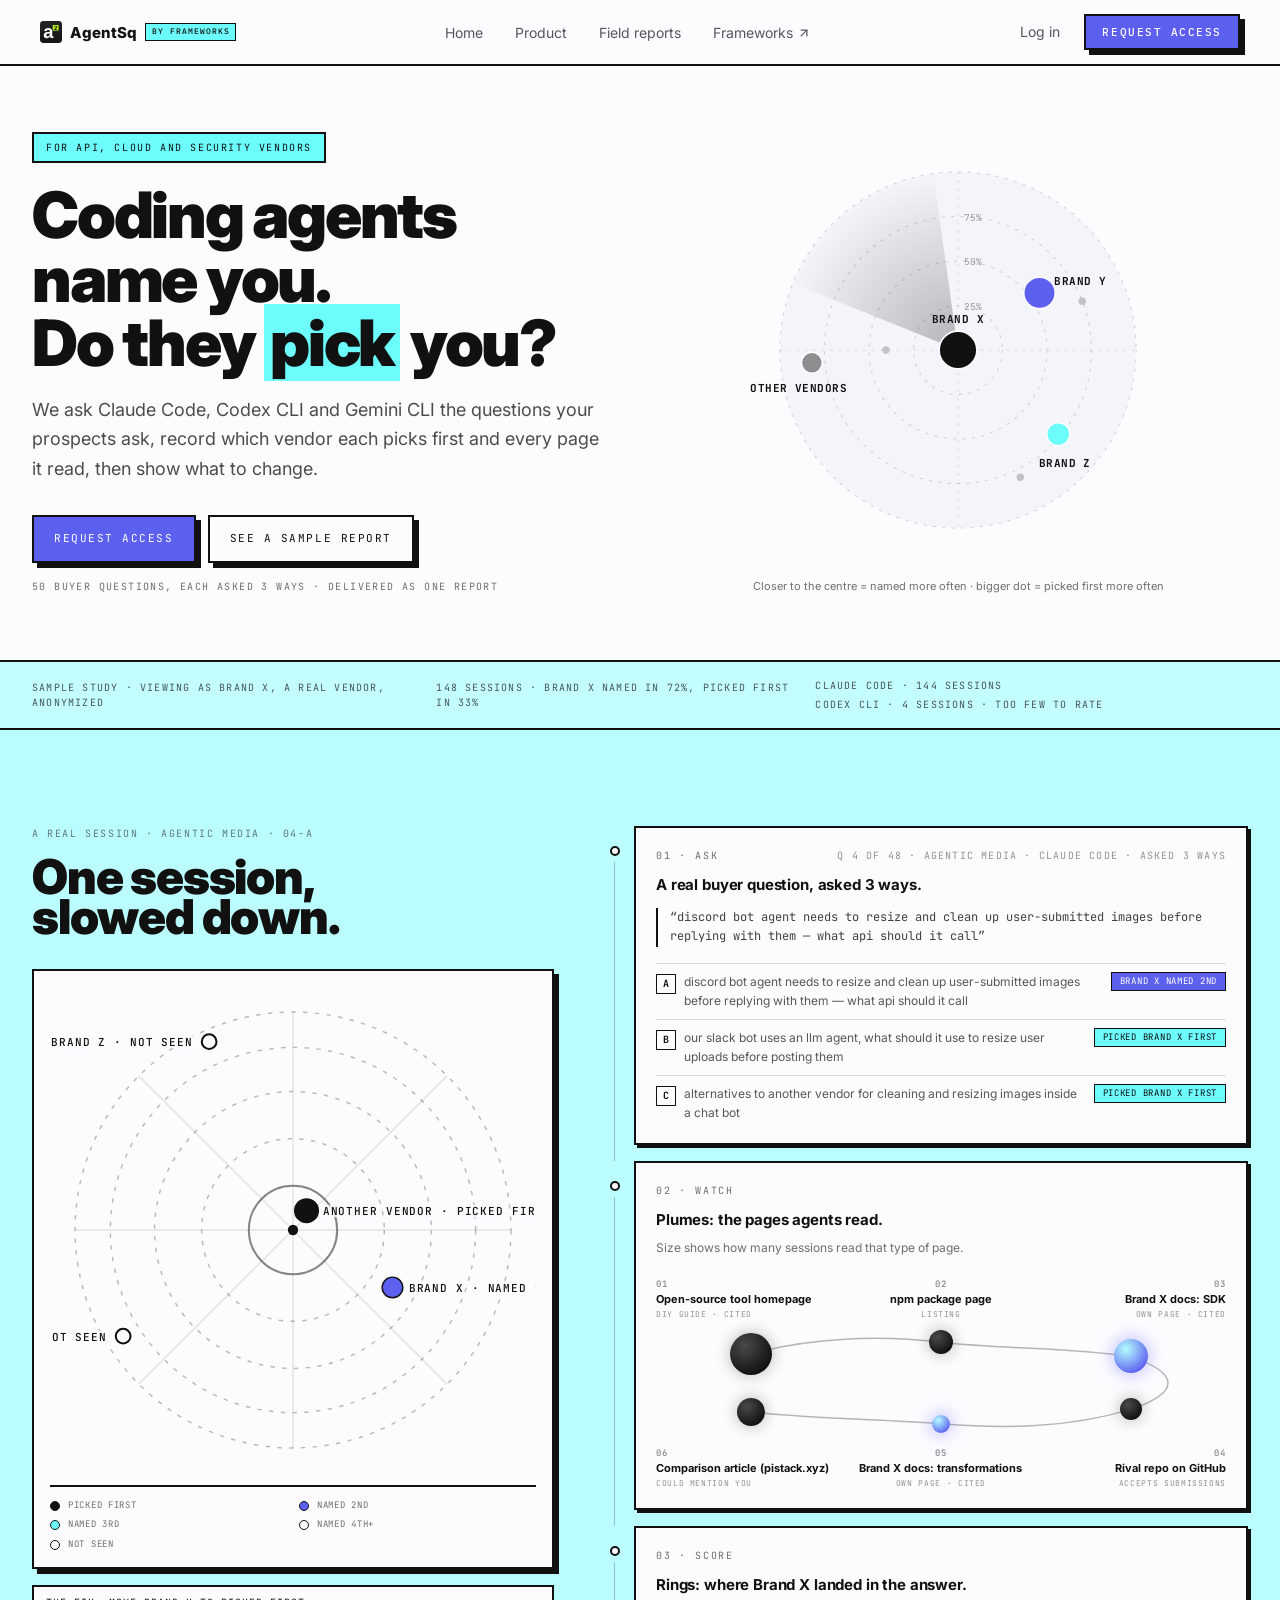
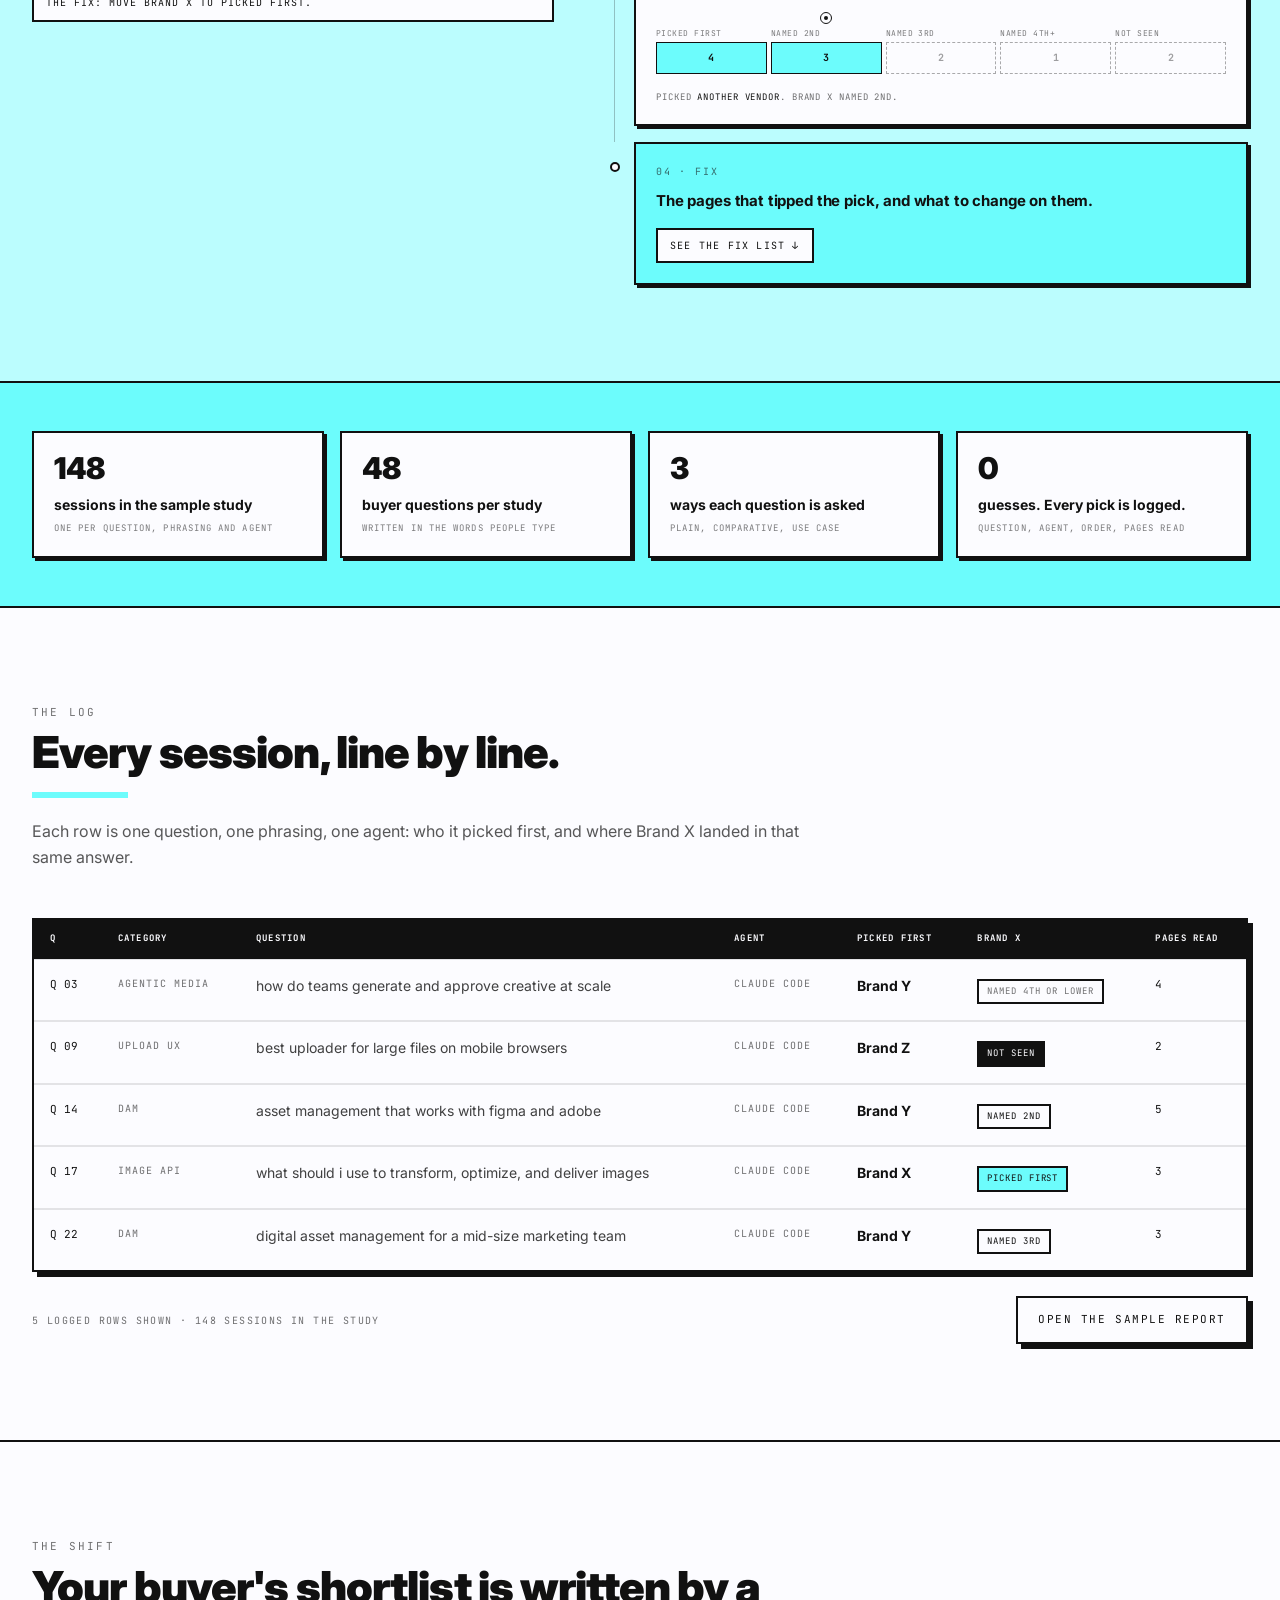
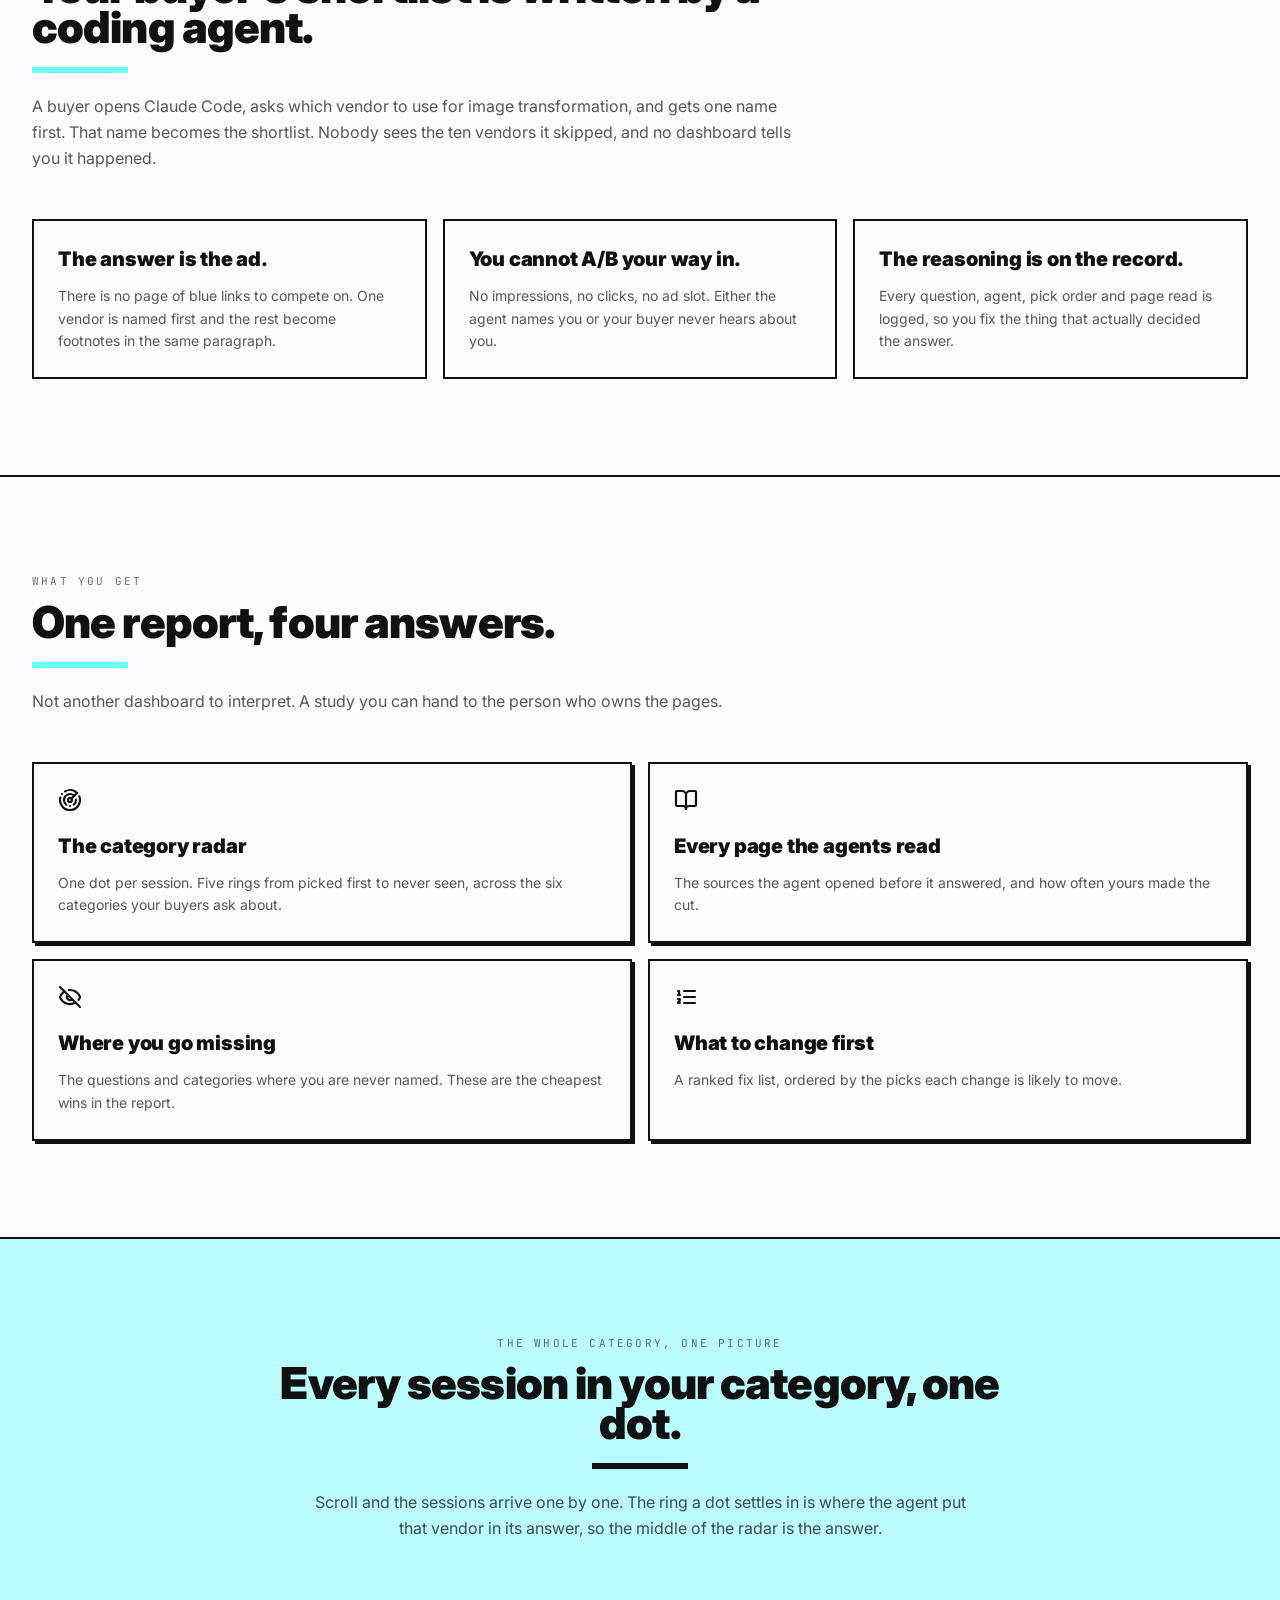
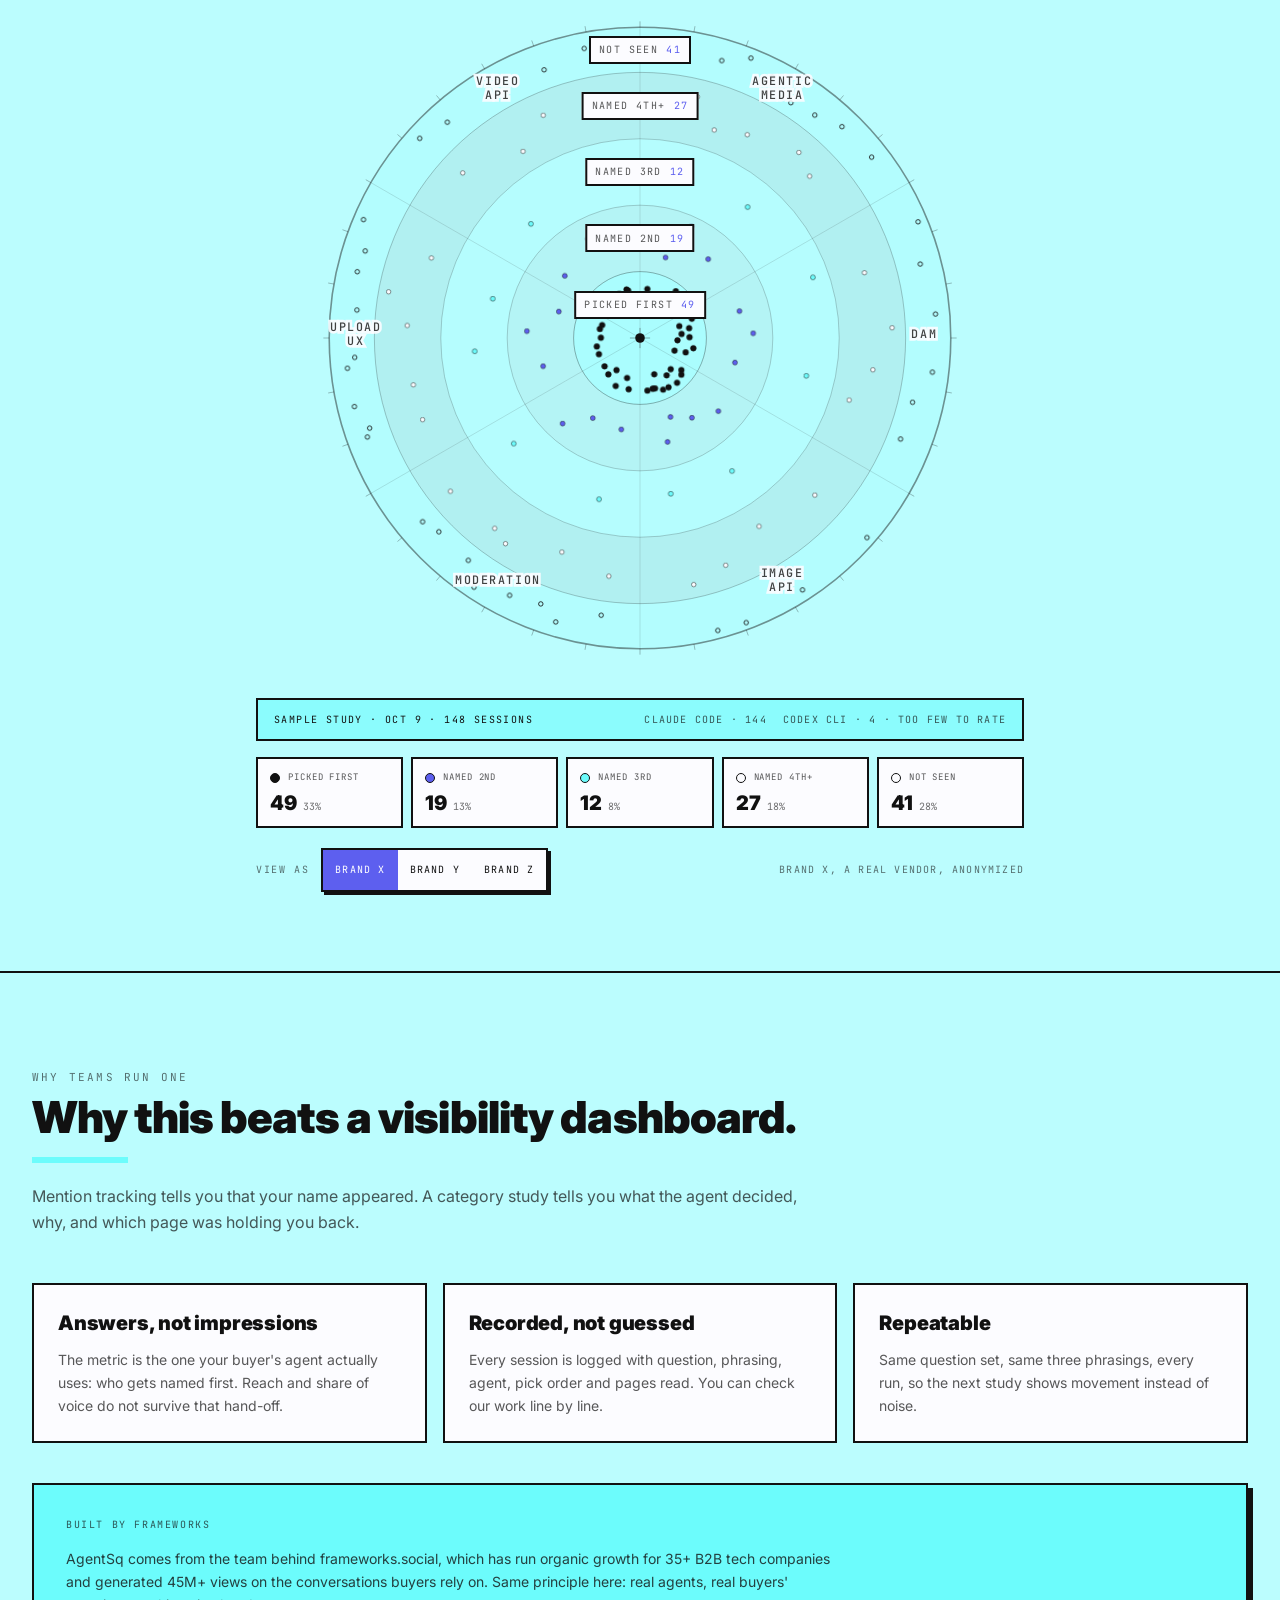
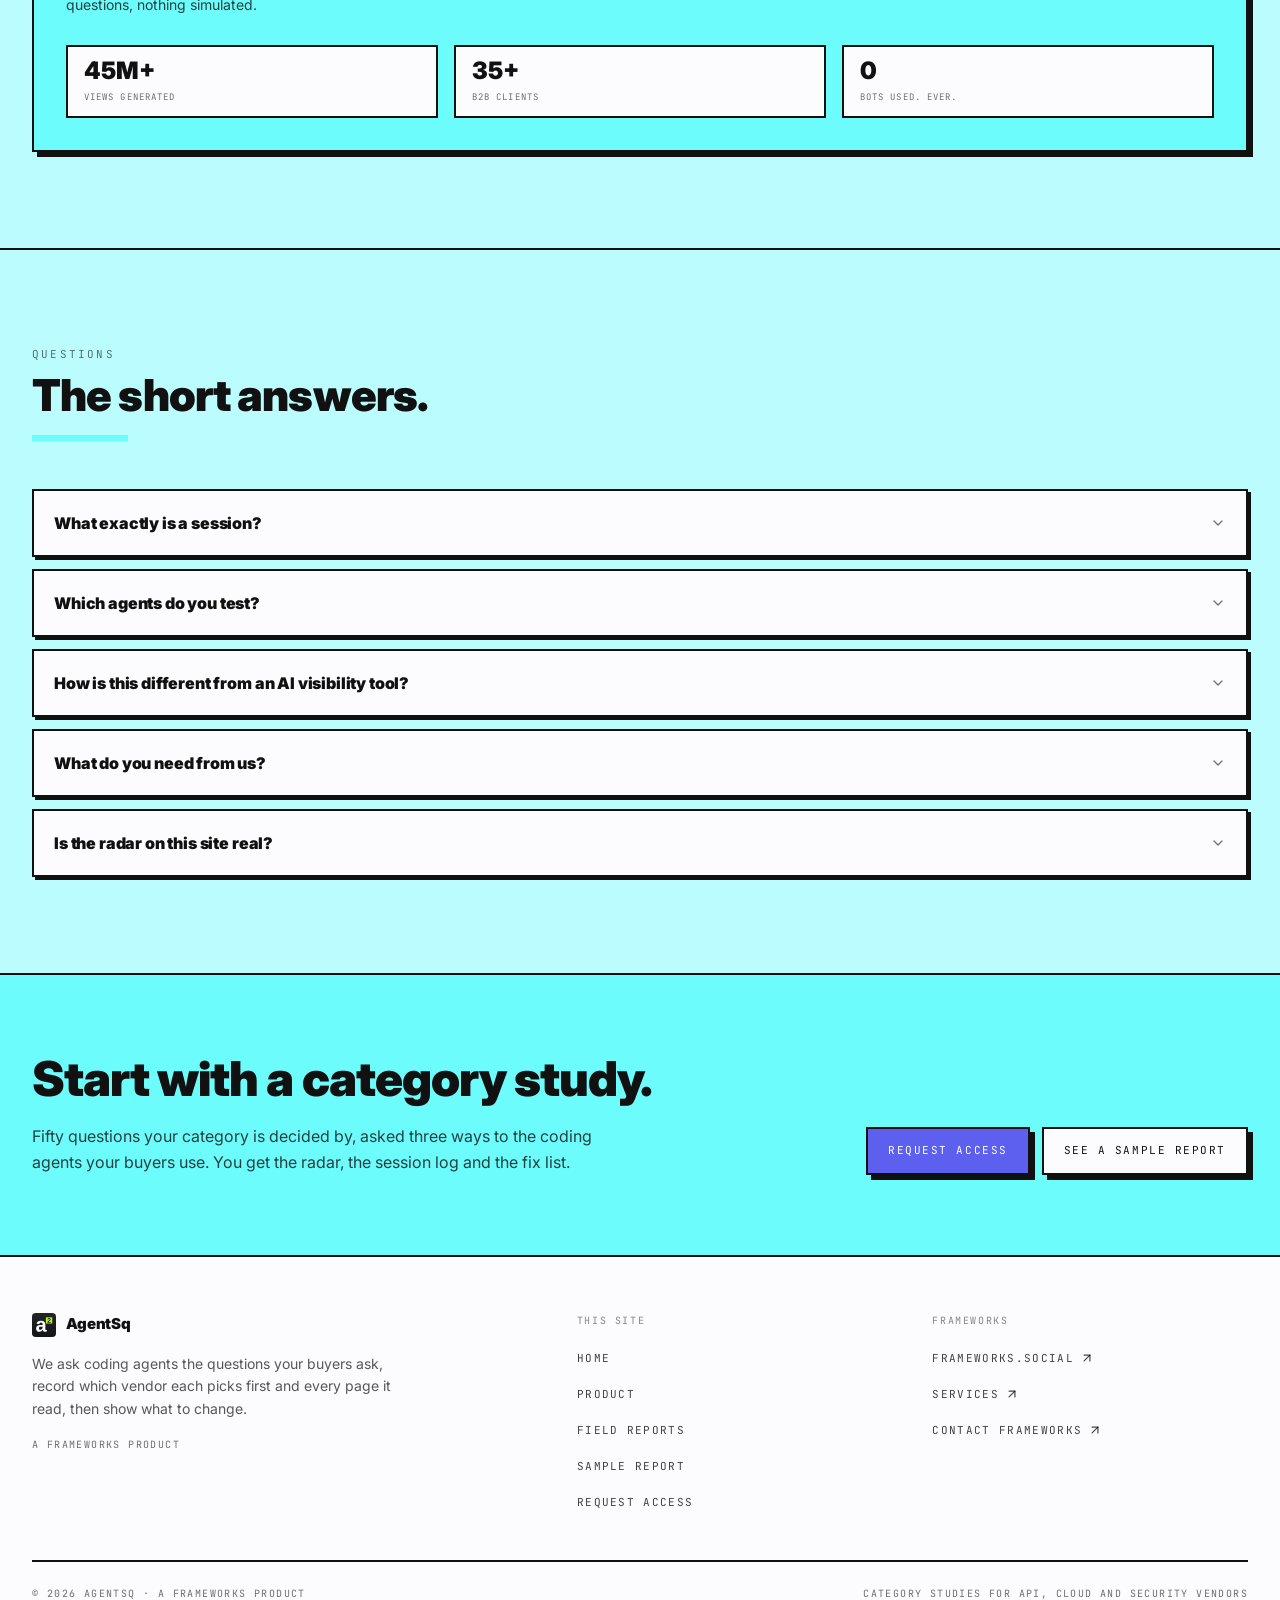
<file: site/index.html>
<!doctype html>
<html lang="en">
<head>
<meta charset="utf-8">
<meta name="viewport" content="width=device-width,initial-scale=1">
<title>AgentSq</title>
<meta name="description" content="AgentSq asks coding agents the questions your buyers ask, records which vendor each picks first and every page it read, then shows what to change.">
<link rel="icon" href="icon.svg" sizes="any" type="image/svg+xml">
<link rel="preconnect" href="https://fonts.googleapis.com">
<link rel="preconnect" href="https://fonts.gstatic.com" crossorigin>
<link rel="stylesheet" href="https://fonts.googleapis.com/css2?family=Inter:wght@400;500;700;800;900&amp;family=JetBrains+Mono:wght@400;500&amp;family=IBM+Plex+Mono:wght@400;500&amp;display=swap">
<link rel="stylesheet" href="assets/agent-squared.css">
<link rel="stylesheet" href="assets/site-header.css">
</head>
<body>
<div id="root"><div class="flex min-h-screen flex-col bg-paper text-ink">
<header class="site-header" data-site-header="" data-section="Nav">
  <nav class="site-header__bar" aria-label="Primary">
    <div class="site-header__brand">
      <a href="#" class="site-header__home" aria-label="AgentSq, home"><svg xmlns="http://www.w3.org/2000/svg" class="site-header__mark" aria-hidden="true" focusable="false" viewBox="0 0 64 64"><defs><linearGradient id="a2g-h" x1="0" y1="0" x2="0" y2="1"><stop offset="0" stop-color="#232426"/><stop offset="1" stop-color="#141517"/></linearGradient></defs><rect width="64" height="64" rx="10" fill="url(#a2g-h)"/><path fill="#FFFFFF" d="M19.65 50Q15.52 50 13.21 47.75Q10.89 45.5 10.89 41.43Q10.89 37.01 13.77 34.7Q16.65 32.38 22.12 32.33L28.25 32.23V30.78Q28.25 27.99 27.27 26.64Q26.3 25.29 24.09 25.29Q22.04 25.29 21.08 26.22Q20.12 27.15 19.89 29.31L12.18 28.94Q12.89 24.79 15.98 22.64Q19.07 20.5 24.41 20.5Q29.8 20.5 32.72 23.16Q35.64 25.81 35.64 30.7V41.06Q35.64 43.45 36.17 44.36Q36.71 45.27 37.98 45.27Q38.82 45.27 39.61 45.11V49.11Q38.95 49.26 38.42 49.4Q37.9 49.53 37.37 49.61Q36.84 49.68 36.25 49.74Q35.66 49.79 34.87 49.79Q32.09 49.79 30.76 48.42Q29.43 47.06 29.17 44.4H29.01Q25.91 50 19.65 50ZM28.25 36.3 24.46 36.35Q21.88 36.46 20.81 36.92Q19.73 37.38 19.16 38.33Q18.6 39.27 18.6 40.85Q18.6 42.87 19.53 43.86Q20.46 44.85 22.02 44.85Q23.75 44.85 25.18 43.9Q26.62 42.95 27.43 41.28Q28.25 39.61 28.25 37.75Z"/><rect x="37" y="11.5" width="17" height="16.5" fill="#B5F21F"/><path fill="#161718" d="M41.26 25.9V24.22Q41.73 23.18 42.61 22.19Q43.48 21.2 44.8 20.13Q46.08 19.1 46.59 18.43Q47.1 17.75 47.1 17.11Q47.1 15.53 45.51 15.53Q44.73 15.53 44.33 15.94Q43.92 16.36 43.8 17.2L41.36 17.06Q41.57 15.37 42.62 14.49Q43.68 13.6 45.49 13.6Q47.45 13.6 48.5 14.49Q49.55 15.39 49.55 17.01Q49.55 17.86 49.22 18.55Q48.88 19.23 48.36 19.81Q47.83 20.4 47.19 20.9Q46.55 21.41 45.95 21.89Q45.35 22.37 44.85 22.86Q44.36 23.35 44.12 23.91H49.74V25.9Z"/></svg><span class="site-header__name">AgentSq</span></a>
      <a href="https://frameworks.social" target="_blank" rel="noreferrer" class="site-header__badge">By Frameworks</a>
    </div>
    <ul class="site-header__links">
      <li><a href="./" class="site-header__link">Home</a></li>
      <li><a href="#product" class="site-header__link">Product</a></li>
      <li><a href="#field-report" class="site-header__link">Field reports</a></li>
      <li><a href="https://frameworks.social" target="_blank" rel="noreferrer" class="site-header__link site-header__link--ext">Frameworks<svg xmlns="http://www.w3.org/2000/svg" width="24" height="24" viewBox="0 0 24 24" fill="none" stroke="currentColor" stroke-width="2" stroke-linecap="round" stroke-linejoin="round" class="site-header__ext-icon" aria-hidden="true"><path d="M7 7h10v10"></path><path d="M7 17 17 7"></path></svg></a></li>
    </ul>
    <div class="site-header__actions">
      <a href="https://agentsq.co/signin" class="site-header__link">Log in</a>
      <a href="request-access/" class="site-header__cta">Request access</a>
    </div>
    <button type="button" class="site-header__toggle" aria-expanded="false" aria-controls="mobile-menu"><span data-menu-label="">Menu</span><span class="site-header__burger" aria-hidden="true"><span></span><span></span></span></button>
  </nav>
  <div id="mobile-menu" class="site-header__menu" hidden="">
    <ul>
      <li><a href="./">Home</a></li>
      <li><a href="#product">Product</a></li>
      <li><a href="#field-report">Field reports</a></li>
      <li><a href="https://frameworks.social" target="_blank" rel="noreferrer">Frameworks<svg xmlns="http://www.w3.org/2000/svg" width="24" height="24" viewBox="0 0 24 24" fill="none" stroke="currentColor" stroke-width="2" stroke-linecap="round" stroke-linejoin="round" class="site-header__ext-icon" aria-hidden="true"><path d="M7 7h10v10"></path><path d="M7 17 17 7"></path></svg></a></li>
      <li><a href="https://agentsq.co/signin">Log in</a></li>
    </ul>
    <a href="request-access/" class="site-header__cta">Request access</a>
  </div>
</header>
<main class="site-main flex-1"><section class="border-b-2 border-ink bg-paper"><div class="mx-auto grid max-w-7xl items-center gap-8 px-5 py-12 sm:px-8 md:grid-cols-2 md:gap-10 lg:gap-14 lg:py-16"><div><p class="inline-flex border-2 border-ink bg-signal px-3 py-1.5 font-mono text-[10px] uppercase tracking-[0.16em]">For API, cloud and security vendors</p><h1 class="mt-5 text-[2.6rem] font-black leading-[0.96] tracking-[-0.035em] sm:text-5xl md:text-[2.7rem] lg:text-[3.5rem] xl:text-[4rem]">Coding agents name you.<br>Do they <span class="bg-signal px-1.5">pick</span> you?</h1><p class="mt-5 max-w-xl text-lg leading-relaxed text-ink/75">We ask Claude Code, Codex CLI and Gemini CLI the questions your prospects ask, record which vendor each picks first and every page it read, then show what to change.</p><div class="mt-8 flex flex-wrap gap-3"><a class="inline-flex min-h-[48px] items-center justify-center gap-2 border-2 border-ink px-5 py-3 text-center font-mono text-[11px] uppercase leading-tight tracking-[0.14em] transition-transform duration-150 hover:-translate-y-[2px] active:translate-y-0 bg-electric text-white fw-shadow" href="request-access/">Request access</a><a class="inline-flex min-h-[48px] items-center justify-center gap-2 border-2 border-ink px-5 py-3 text-center font-mono text-[11px] uppercase leading-tight tracking-[0.14em] transition-transform duration-150 hover:-translate-y-[2px] active:translate-y-0 bg-paper text-ink fw-shadow" href="sample-report/">See a sample report</a></div><p class="mt-4 font-mono text-[10px] uppercase tracking-[0.14em] text-ink/60">50 buyer questions, each asked 3 ways · delivered as one report</p></div><div><svg viewBox="0 0 420 420" class="mx-auto block h-auto w-full max-w-[440px]" role="img" aria-label="Sample study radar: Brand X sits at the centre, Brand Y, Brand Z and other vendors orbit further out. Closer to the centre means named more often."><defs><radialGradient id="hero-cone" gradientUnits="userSpaceOnUse" cx="210" cy="210" r="170"><stop offset="0" stop-color="#111111" stop-opacity="0.28"></stop><stop offset="1" stop-color="#111111" stop-opacity="0"></stop></radialGradient></defs><circle cx="210" cy="210" r="170" fill="#F4F5FA"></circle><circle cx="210" cy="210" r="42.5" fill="none" stroke="#111111" stroke-opacity="0.16" stroke-width="1" stroke-dasharray="3 6"></circle><circle cx="210" cy="210" r="85" fill="none" stroke="#111111" stroke-opacity="0.16" stroke-width="1" stroke-dasharray="3 6"></circle><circle cx="210" cy="210" r="127.5" fill="none" stroke="#111111" stroke-opacity="0.16" stroke-width="1" stroke-dasharray="3 6"></circle><circle cx="210" cy="210" r="170" fill="none" stroke="#111111" stroke-opacity="0.16" stroke-width="1" stroke-dasharray="3 6"></circle><line x1="40" y1="210" x2="380" y2="210" stroke="#111111" stroke-opacity="0.14" stroke-dasharray="2 6"></line><line x1="210" y1="40" x2="210" y2="380" stroke="#111111" stroke-opacity="0.14" stroke-dasharray="2 6"></line><g class="radar-rotate"><path d="M210 210L52.37874472364615 146.31687911929498A170 170 0 0 1 186.3405728367888 41.65442831393307Z" fill="url(#hero-cone)"></path></g><text x="216" y="171.5" class="font-mono" font-size="9" fill="#111111" fill-opacity="0.4">25%</text><text x="216" y="129" class="font-mono" font-size="9" fill="#111111" fill-opacity="0.4">50%</text><text x="216" y="86.5" class="font-mono" font-size="9" fill="#111111" fill-opacity="0.4">75%</text><circle cx="141.2" cy="210" r="3.5" fill="#111111" fill-opacity="0.22"></circle><circle cx="328.6" cy="163.4" r="3.5" fill="#111111" fill-opacity="0.22"></circle><circle cx="269.5" cy="331.5" r="3.5" fill="#111111" fill-opacity="0.22"></circle><g tabindex="0" aria-label="Brand X"><circle cx="210" cy="210" r="18" fill="#111111" fill-opacity="1" stroke="#FCFCFF" stroke-width="1.5"></circle><text x="210" y="184" text-anchor="middle" class="font-mono" font-size="10.5" font-weight="700" letter-spacing="0.04em" fill="#111111">BRAND X</text></g><g tabindex="0" aria-label="Brand Y"><circle cx="287.8" cy="155.5" r="15" fill="#5D5FEF" fill-opacity="1" stroke="#FCFCFF" stroke-width="1.5"></circle><text x="302" y="148" text-anchor="start" class="font-mono" font-size="10.5" font-weight="700" letter-spacing="0.04em" fill="#111111">BRAND Y</text></g><g tabindex="0" aria-label="Brand Z"><circle cx="305.7" cy="290.3" r="11" fill="#6CFCFC" fill-opacity="1" stroke="#FCFCFF" stroke-width="1.5"></circle><text x="312" y="322" text-anchor="middle" class="font-mono" font-size="10.5" font-weight="700" letter-spacing="0.04em" fill="#111111">BRAND Z</text></g><g tabindex="0" aria-label="Other vendors"><circle cx="70.5" cy="222.2" r="10" fill="#111111" fill-opacity="0.45" stroke="#FCFCFF" stroke-width="1.5"></circle><text x="58" y="250" text-anchor="middle" class="font-mono" font-size="10.5" font-weight="700" letter-spacing="0.04em" fill="#111111">OTHER VENDORS</text></g></svg><p class="mt-2 text-center text-[11px] leading-relaxed text-ink/60">Closer to the centre = named more often · bigger dot = picked first more often</p></div></div><div class="border-t-2 border-ink bg-signal/40"><div class="mx-auto flex max-w-7xl flex-col gap-3 px-5 py-4 sm:px-8 lg:flex-row lg:items-center lg:justify-between lg:gap-6"><p class="font-mono text-[10px] uppercase tracking-[0.12em] text-ink/70">Sample study · viewing as Brand X, a real vendor, anonymized</p><p class="font-mono text-[10px] uppercase tracking-[0.12em] text-ink/70">148 sessions · Brand X named in 72%, picked first in 33%</p><div class="flex flex-wrap gap-x-4 gap-y-1"><span class="font-mono text-[10px] uppercase tracking-[0.12em] text-ink/70">Claude Code · 144 sessions</span><span class="font-mono text-[10px] uppercase tracking-[0.12em] text-ink/70">Codex CLI · 4 sessions · too few to rate</span></div></div></div></section><section id="product" class="border-b-2 border-ink bg-signal/45"><div class="mx-auto max-w-7xl px-5 py-16 sm:px-8 lg:py-24"><div class="grid gap-10 lg:grid-cols-[0.9fr_1.1fr] lg:gap-14"><div><p class="font-mono text-[10px] uppercase tracking-[0.16em] text-ink/55">A real session · Agentic media · 04-A</p><h2 class="mt-4 text-3xl font-black leading-[1.02] tracking-[-0.025em] sm:text-4xl lg:text-[3rem]">One session,<br>slowed down.</h2><div class="mt-8 border-2 border-ink bg-paper p-4 fw-shadow"><svg viewBox="-165 -165 330 330" class="w-full" role="img" aria-label="One session: another vendor picked first, Brand X named 2nd, Brand Y and Brand Z never seen."><circle r="30" fill="none" stroke="#111111" stroke-opacity="0.5" stroke-width="1.4"></circle><circle r="62" fill="none" stroke="#111111" stroke-opacity="0.28" stroke-width="1" stroke-dasharray="3 5"></circle><circle r="94" fill="none" stroke="#111111" stroke-opacity="0.28" stroke-width="1" stroke-dasharray="3 5"></circle><circle r="124" fill="none" stroke="#111111" stroke-opacity="0.28" stroke-width="1" stroke-dasharray="3 5"></circle><circle r="148" fill="none" stroke="#111111" stroke-opacity="0.28" stroke-width="1" stroke-dasharray="3 5"></circle><line x1="0" y1="0" x2="148" y2="0" stroke="#111111" stroke-opacity="0.1" stroke-width="1"></line><line x1="0" y1="0" x2="104.65180361560904" y2="104.65180361560903" stroke="#111111" stroke-opacity="0.1" stroke-width="1"></line><line x1="0" y1="0" x2="9.062386313690414e-15" y2="148" stroke="#111111" stroke-opacity="0.1" stroke-width="1"></line><line x1="0" y1="0" x2="-104.65180361560903" y2="104.65180361560904" stroke="#111111" stroke-opacity="0.1" stroke-width="1"></line><line x1="0" y1="0" x2="-148" y2="1.8124772627380827e-14" stroke="#111111" stroke-opacity="0.1" stroke-width="1"></line><line x1="0" y1="0" x2="-104.65180361560905" y2="-104.65180361560903" stroke="#111111" stroke-opacity="0.1" stroke-width="1"></line><line x1="0" y1="0" x2="-2.718715894107124e-14" y2="-148" stroke="#111111" stroke-opacity="0.1" stroke-width="1"></line><line x1="0" y1="0" x2="104.65180361560901" y2="-104.65180361560905" stroke="#111111" stroke-opacity="0.1" stroke-width="1"></line><g><circle cx="9.177222981616739" cy="-13.106432708623869" r="8" fill="#111111" stroke="#111111" stroke-width="1"></circle><text x="20.177222981616737" y="-10.106432708623869" text-anchor="start" font-size="7.5" letter-spacing="0.6" fill="#111111" stroke="#FCFCFF" stroke-opacity="0.85" stroke-width="3" paint-order="stroke" style="font-family: &quot;JetBrains Mono&quot;, ui-monospace, monospace; font-weight: 500; text-transform: uppercase;">Another vendor · picked first</text></g><g><circle cx="67.54998149518622" cy="38.99999999999999" r="7" fill="#5D5FEF" stroke="#111111" stroke-width="1"></circle><text x="78.54998149518622" y="41.99999999999999" text-anchor="start" font-size="7.5" letter-spacing="0.6" fill="#111111" stroke="#FCFCFF" stroke-opacity="0.85" stroke-width="3" paint-order="stroke" style="font-family: &quot;JetBrains Mono&quot;, ui-monospace, monospace; font-weight: 500; text-transform: uppercase;">Brand X · named 2nd</text></g><g><circle cx="-115.33454107727393" cy="72.06901993571587" r="5" fill="none" stroke="#111111" stroke-width="1.4"></circle><text x="-126.33454107727393" y="75.06901993571587" text-anchor="end" font-size="7.5" letter-spacing="0.6" fill="#111111" stroke="#FCFCFF" stroke-opacity="0.85" stroke-width="3" paint-order="stroke" style="font-family: &quot;JetBrains Mono&quot;, ui-monospace, monospace; font-weight: 500; text-transform: uppercase;">Brand Y · not seen</text></g><g><circle cx="-56.94313003061201" cy="-127.89636406996414" r="5" fill="#FCFCFF" stroke="#111111" stroke-width="1.4"></circle><text x="-67.94313003061201" y="-124.89636406996414" text-anchor="end" font-size="7.5" letter-spacing="0.6" fill="#111111" stroke="#FCFCFF" stroke-opacity="0.85" stroke-width="3" paint-order="stroke" style="font-family: &quot;JetBrains Mono&quot;, ui-monospace, monospace; font-weight: 500; text-transform: uppercase;">Brand Z · not seen</text></g><circle r="3.5" fill="#111111"></circle></svg><ul class="mt-3 grid grid-cols-2 gap-x-3 gap-y-1.5 border-t-2 border-ink pt-3"><li class="flex items-center gap-2 font-mono text-[9px] uppercase tracking-[0.08em] text-ink/60"><span class="h-2.5 w-2.5 shrink-0 rounded-full border border-ink" style="background: rgb(17, 17, 17);"></span>PICKED FIRST</li><li class="flex items-center gap-2 font-mono text-[9px] uppercase tracking-[0.08em] text-ink/60"><span class="h-2.5 w-2.5 shrink-0 rounded-full border border-ink" style="background: rgb(93, 95, 239);"></span>NAMED 2ND</li><li class="flex items-center gap-2 font-mono text-[9px] uppercase tracking-[0.08em] text-ink/60"><span class="h-2.5 w-2.5 shrink-0 rounded-full border border-ink" style="background: rgb(108, 252, 252);"></span>NAMED 3RD</li><li class="flex items-center gap-2 font-mono text-[9px] uppercase tracking-[0.08em] text-ink/60"><span class="h-2.5 w-2.5 shrink-0 rounded-full border border-ink" style="background: rgb(252, 252, 255);"></span>NAMED 4TH+</li><li class="flex items-center gap-2 font-mono text-[9px] uppercase tracking-[0.08em] text-ink/60"><span class="h-2.5 w-2.5 shrink-0 rounded-full border border-ink" style="background: rgb(252, 252, 255);"></span>NOT SEEN</li></ul></div><p class="mt-4 border-2 border-ink bg-paper px-3 py-2 font-mono text-[10px] uppercase leading-relaxed tracking-[0.1em]">The fix: move Brand X to picked first.</p></div><div class="space-y-4"><div class="relative pl-6"><span class="absolute left-0 top-5 h-2.5 w-2.5 rounded-full border-2 border-ink bg-paper"></span><span class="absolute bottom-[-16px] left-[4px] top-9 w-px bg-ink/25"></span><div class="border-2 border-ink bg-paper p-5 fw-shadow-sm"><div class="flex flex-wrap items-baseline justify-between gap-2"><h3 class="font-mono text-[10px] uppercase tracking-[0.18em] text-ink/60">01 · Ask</h3><span class="font-mono text-[10px] uppercase tracking-[0.12em] text-ink/45">Q 4 of 48 · Agentic media · Claude Code · asked 3 ways</span></div><p class="mt-3 text-[15px] font-bold leading-snug tracking-[-0.01em]">A real buyer question, asked 3 ways.</p><p class="mt-3 border-l-2 border-ink pl-3 font-mono text-[12px] leading-relaxed text-ink/80">“discord bot agent needs to resize and clean up user-submitted images before replying with them — what api should it call”</p><ul class="mt-4 space-y-2"><li class="flex flex-wrap items-start gap-2 border-t border-ink/15 pt-2"><span class="mt-0.5 flex h-5 w-5 shrink-0 items-center justify-center border border-ink font-mono text-[10px] font-bold">A</span><span class="min-w-0 flex-1 text-[12px] leading-relaxed text-ink/70">discord bot agent needs to resize and clean up user-submitted images before replying with them — what api should it call</span><span class="shrink-0 border border-ink px-2 py-0.5 font-mono text-[9px] uppercase tracking-[0.08em] bg-electric text-white">Brand X named 2nd</span></li><li class="flex flex-wrap items-start gap-2 border-t border-ink/15 pt-2"><span class="mt-0.5 flex h-5 w-5 shrink-0 items-center justify-center border border-ink font-mono text-[10px] font-bold">B</span><span class="min-w-0 flex-1 text-[12px] leading-relaxed text-ink/70">our slack bot uses an llm agent, what should it use to resize user uploads before posting them</span><span class="shrink-0 border border-ink px-2 py-0.5 font-mono text-[9px] uppercase tracking-[0.08em] bg-signal text-ink">Picked Brand X first</span></li><li class="flex flex-wrap items-start gap-2 border-t border-ink/15 pt-2"><span class="mt-0.5 flex h-5 w-5 shrink-0 items-center justify-center border border-ink font-mono text-[10px] font-bold">C</span><span class="min-w-0 flex-1 text-[12px] leading-relaxed text-ink/70">alternatives to another vendor for cleaning and resizing images inside a chat bot</span><span class="shrink-0 border border-ink px-2 py-0.5 font-mono text-[9px] uppercase tracking-[0.08em] bg-signal text-ink">Picked Brand X first</span></li></ul></div></div><div class="relative pl-6"><span class="absolute left-0 top-5 h-2.5 w-2.5 rounded-full border-2 border-ink bg-paper"></span><span class="absolute bottom-[-16px] left-[4px] top-9 w-px bg-ink/25"></span><div class="border-2 border-ink bg-paper p-5 fw-shadow-sm"><h3 class="font-mono text-[10px] uppercase tracking-[0.18em] text-ink/60">02 · Watch</h3><p class="mt-3 text-[15px] font-bold leading-snug tracking-[-0.01em]">Plumes: the pages agents read.</p><p class="mt-2 text-[12px] leading-relaxed text-ink/60">Size shows how many sessions read that type of page.</p><div class="mt-5"><div class="grid grid-cols-3 gap-2"><div class="text-left"><p class="font-mono text-[9px] font-bold tracking-[0.1em] text-ink/45">01</p><p class="mt-0.5 text-[11px] font-bold leading-tight">Open-source tool homepage</p><p class="mt-0.5 font-mono text-[8px] uppercase leading-tight tracking-[0.08em] text-ink/45">DIY guide · cited</p></div><div class="text-center"><p class="font-mono text-[9px] font-bold tracking-[0.1em] text-ink/45">02</p><p class="mt-0.5 text-[11px] font-bold leading-tight">npm package page</p><p class="mt-0.5 font-mono text-[8px] uppercase leading-tight tracking-[0.08em] text-ink/45">Listing</p></div><div class="text-right"><p class="font-mono text-[9px] font-bold tracking-[0.1em] text-ink/45">03</p><p class="mt-0.5 text-[11px] font-bold leading-tight">Brand X docs: SDK</p><p class="mt-0.5 font-mono text-[8px] uppercase leading-tight tracking-[0.08em] text-ink/45">Own page · cited</p></div></div><div class="relative my-1 h-[120px]"><svg viewBox="0 0 100 100" preserveAspectRatio="none" class="absolute inset-0 h-full w-full" aria-hidden="true"><path d="M 16.6 26 C 27 12, 39 10, 50 16 C 61 22, 72 20, 83.3 28 C 92 42, 92 58, 83.3 72 C 72 88, 61 88, 50 84 C 39 80, 27 80, 16.6 74" fill="none" stroke="#111111" stroke-opacity="0.3" stroke-width="1.5" vector-effect="non-scaling-stroke" stroke-linecap="round"></path></svg><span class="absolute -translate-x-1/2 -translate-y-1/2 rounded-full" style="left: 16.6%; top: 26%; width: 42px; height: 42px; background: radial-gradient(circle at 35% 30%, rgb(74, 74, 74), rgb(17, 17, 17) 75%); box-shadow: rgba(17, 17, 17, 0.22) 0px 0px 14px 2px;"></span><span class="absolute -translate-x-1/2 -translate-y-1/2 rounded-full" style="left: 50%; top: 16%; width: 24px; height: 24px; background: radial-gradient(circle at 35% 30%, rgb(74, 74, 74), rgb(17, 17, 17) 75%); box-shadow: rgba(17, 17, 17, 0.22) 0px 0px 14px 2px;"></span><span class="absolute -translate-x-1/2 -translate-y-1/2 rounded-full" style="left: 83.3%; top: 28%; width: 34px; height: 34px; background: radial-gradient(circle at 35% 30%, rgb(180, 255, 255), rgb(93, 95, 239) 78%); box-shadow: rgba(93, 95, 239, 0.32) 0px 0px 16px 3px;"></span><span class="absolute -translate-x-1/2 -translate-y-1/2 rounded-full" style="left: 83.3%; top: 72%; width: 22px; height: 22px; background: radial-gradient(circle at 35% 30%, rgb(74, 74, 74), rgb(17, 17, 17) 75%); box-shadow: rgba(17, 17, 17, 0.22) 0px 0px 14px 2px;"></span><span class="absolute -translate-x-1/2 -translate-y-1/2 rounded-full" style="left: 50%; top: 84%; width: 18px; height: 18px; background: radial-gradient(circle at 35% 30%, rgb(180, 255, 255), rgb(93, 95, 239) 78%); box-shadow: rgba(93, 95, 239, 0.32) 0px 0px 16px 3px;"></span><span class="absolute -translate-x-1/2 -translate-y-1/2 rounded-full" style="left: 16.6%; top: 74%; width: 28px; height: 28px; background: radial-gradient(circle at 35% 30%, rgb(74, 74, 74), rgb(17, 17, 17) 75%); box-shadow: rgba(17, 17, 17, 0.22) 0px 0px 14px 2px;"></span></div><div class="grid grid-cols-3 gap-2"><div class="text-left"><p class="font-mono text-[9px] font-bold tracking-[0.1em] text-ink/45">06</p><p class="mt-0.5 text-[11px] font-bold leading-tight">Comparison article (pistack.xyz)</p><p class="mt-0.5 font-mono text-[8px] uppercase leading-tight tracking-[0.08em] text-ink/45">Could mention you</p></div><div class="text-center"><p class="font-mono text-[9px] font-bold tracking-[0.1em] text-ink/45">05</p><p class="mt-0.5 text-[11px] font-bold leading-tight">Brand X docs: transformations</p><p class="mt-0.5 font-mono text-[8px] uppercase leading-tight tracking-[0.08em] text-ink/45">Own page · cited</p></div><div class="text-right"><p class="font-mono text-[9px] font-bold tracking-[0.1em] text-ink/45">04</p><p class="mt-0.5 text-[11px] font-bold leading-tight">Rival repo on GitHub</p><p class="mt-0.5 font-mono text-[8px] uppercase leading-tight tracking-[0.08em] text-ink/45">Accepts submissions</p></div></div></div></div></div><div class="relative pl-6"><span class="absolute left-0 top-5 h-2.5 w-2.5 rounded-full border-2 border-ink bg-paper"></span><span class="absolute bottom-[-16px] left-[4px] top-9 w-px bg-ink/25"></span><div class="border-2 border-ink bg-paper p-5 fw-shadow-sm"><h3 class="font-mono text-[10px] uppercase tracking-[0.18em] text-ink/60">03 · Score</h3><p class="mt-3 text-[15px] font-bold leading-snug tracking-[-0.01em]">Rings: where Brand X landed in the answer.</p><div class="mt-4 grid grid-cols-5 gap-1"><div class="flex flex-col gap-1"><span class="flex h-3 items-center justify-center"></span><span class="font-mono text-[8px] uppercase leading-tight tracking-[0.06em] text-ink/55">Picked first</span><span class="flex h-8 items-center justify-center border font-mono text-[10px] font-bold border-ink bg-signal">4</span></div><div class="flex flex-col gap-1"><span class="flex h-3 items-center justify-center"><span class="flex h-3 w-3 items-center justify-center rounded-full border border-ink"><span class="h-1 w-1 rounded-full bg-ink"></span></span></span><span class="font-mono text-[8px] uppercase leading-tight tracking-[0.06em] text-ink/55">Named 2nd</span><span class="flex h-8 items-center justify-center border font-mono text-[10px] font-bold border-ink bg-signal">3</span></div><div class="flex flex-col gap-1"><span class="flex h-3 items-center justify-center"></span><span class="font-mono text-[8px] uppercase leading-tight tracking-[0.06em] text-ink/55">Named 3rd</span><span class="flex h-8 items-center justify-center border font-mono text-[10px] font-bold border-dashed border-ink/35 text-ink/40">2</span></div><div class="flex flex-col gap-1"><span class="flex h-3 items-center justify-center"></span><span class="font-mono text-[8px] uppercase leading-tight tracking-[0.06em] text-ink/55">Named 4th+</span><span class="flex h-8 items-center justify-center border font-mono text-[10px] font-bold border-dashed border-ink/35 text-ink/40">1</span></div><div class="flex flex-col gap-1"><span class="flex h-3 items-center justify-center"></span><span class="font-mono text-[8px] uppercase leading-tight tracking-[0.06em] text-ink/55">Not seen</span><span class="flex h-8 items-center justify-center border font-mono text-[10px] font-bold border-dashed border-ink/35 text-ink/40">2</span></div></div><p class="mt-4 font-mono text-[9px] uppercase leading-relaxed tracking-[0.1em] text-ink/60">Picked <span class="text-ink">another vendor</span>. Brand X named 2nd.</p></div></div><div class="relative pl-6"><span class="absolute left-0 top-5 h-2.5 w-2.5 rounded-full border-2 border-ink bg-paper"></span><div class="border-2 border-ink bg-signal p-5 fw-shadow-sm"><h3 class="font-mono text-[10px] uppercase tracking-[0.18em] text-ink/60">04 · Fix</h3><p class="mt-3 text-[15px] font-bold leading-snug tracking-[-0.01em]">The pages that tipped the pick, and what to change on them.</p><a class="mt-4 inline-flex items-center gap-2 border-2 border-ink bg-paper px-3 py-2 font-mono text-[10px] uppercase tracking-[0.12em] transition-transform hover:-translate-y-[2px]" href="sample-report/">See the fix list ↓</a></div></div></div></div></div></section><section class="border-b-2 border-ink bg-signal"><div class="mx-auto grid max-w-7xl gap-4 px-5 py-12 sm:grid-cols-2 sm:px-8 lg:grid-cols-4"><div class="border-2 border-ink bg-paper p-5 fw-shadow-sm"><p class="text-3xl font-black leading-none tracking-[-0.03em]">148</p><p class="mt-3 text-sm font-bold leading-snug">sessions in the sample study</p><p class="mt-2 font-mono text-[9px] uppercase tracking-[0.12em] text-ink/55">one per question, phrasing and agent</p></div><div class="border-2 border-ink bg-paper p-5 fw-shadow-sm"><p class="text-3xl font-black leading-none tracking-[-0.03em]">48</p><p class="mt-3 text-sm font-bold leading-snug">buyer questions per study</p><p class="mt-2 font-mono text-[9px] uppercase tracking-[0.12em] text-ink/55">written in the words people type</p></div><div class="border-2 border-ink bg-paper p-5 fw-shadow-sm"><p class="text-3xl font-black leading-none tracking-[-0.03em]">3</p><p class="mt-3 text-sm font-bold leading-snug">ways each question is asked</p><p class="mt-2 font-mono text-[9px] uppercase tracking-[0.12em] text-ink/55">plain, comparative, use case</p></div><div class="border-2 border-ink bg-paper p-5 fw-shadow-sm"><p class="text-3xl font-black leading-none tracking-[-0.03em]">0</p><p class="mt-3 text-sm font-bold leading-snug">guesses. Every pick is logged.</p><p class="mt-2 font-mono text-[9px] uppercase tracking-[0.12em] text-ink/55">question, agent, order, pages read</p></div></div></section><section id="field-report" class="border-b-2 border-ink bg-paper"><div class="mx-auto max-w-7xl px-5 py-16 sm:px-8 lg:py-24"><div class="max-w-3xl "><p class="font-mono text-[11px] uppercase tracking-[0.2em] text-ink/60">The log</p><h2 class="mt-3 text-3xl font-black leading-[1.05] tracking-[-0.02em] sm:text-4xl lg:text-[2.75rem]">Every session, line by line.</h2><div class="mt-5 h-[6px] w-24 bg-signal"></div><p class="mt-5 text-base leading-relaxed text-ink/70">Each row is one question, one phrasing, one agent: who it picked first, and where Brand X landed in that same answer.</p></div><div class="mt-12 overflow-x-auto border-2 border-ink bg-paper fw-shadow"><table class="w-full min-w-[880px] border-collapse text-left"><thead><tr class="bg-ink text-paper"><th class="px-4 py-3 font-mono text-[9px] uppercase tracking-[0.14em]">Q</th><th class="px-4 py-3 font-mono text-[9px] uppercase tracking-[0.14em]">Category</th><th class="px-4 py-3 font-mono text-[9px] uppercase tracking-[0.14em]">Question</th><th class="px-4 py-3 font-mono text-[9px] uppercase tracking-[0.14em]">Agent</th><th class="px-4 py-3 font-mono text-[9px] uppercase tracking-[0.14em]">Picked first</th><th class="px-4 py-3 font-mono text-[9px] uppercase tracking-[0.14em]">Brand X</th><th class="px-4 py-3 font-mono text-[9px] uppercase tracking-[0.14em]">Pages read</th></tr></thead><tbody><tr class="border-t-2 border-ink/10 align-top"><td class="px-4 py-4 font-mono text-[11px]">Q 03</td><td class="px-4 py-4 font-mono text-[10px] uppercase tracking-[0.1em] text-ink/60">AGENTIC MEDIA</td><td class="px-4 py-4 text-sm text-ink/80">how do teams generate and approve creative at scale</td><td class="px-4 py-4 font-mono text-[10px] uppercase tracking-[0.1em] text-ink/60">Claude Code</td><td class="px-4 py-4 text-sm font-bold">Brand Y</td><td class="px-4 py-4"><span class="inline-block border-2 border-ink px-2 py-1 font-mono text-[9px] uppercase tracking-[0.1em] bg-paper text-ink/60">Named 4th or lower</span></td><td class="px-4 py-4 font-mono text-[11px]">4</td></tr><tr class="border-t-2 border-ink/10 align-top"><td class="px-4 py-4 font-mono text-[11px]">Q 09</td><td class="px-4 py-4 font-mono text-[10px] uppercase tracking-[0.1em] text-ink/60">UPLOAD UX</td><td class="px-4 py-4 text-sm text-ink/80">best uploader for large files on mobile browsers</td><td class="px-4 py-4 font-mono text-[10px] uppercase tracking-[0.1em] text-ink/60">Claude Code</td><td class="px-4 py-4 text-sm font-bold">Brand Z</td><td class="px-4 py-4"><span class="inline-block border-2 border-ink px-2 py-1 font-mono text-[9px] uppercase tracking-[0.1em] bg-ink text-paper">Not seen</span></td><td class="px-4 py-4 font-mono text-[11px]">2</td></tr><tr class="border-t-2 border-ink/10 align-top"><td class="px-4 py-4 font-mono text-[11px]">Q 14</td><td class="px-4 py-4 font-mono text-[10px] uppercase tracking-[0.1em] text-ink/60">DAM</td><td class="px-4 py-4 text-sm text-ink/80">asset management that works with figma and adobe</td><td class="px-4 py-4 font-mono text-[10px] uppercase tracking-[0.1em] text-ink/60">Claude Code</td><td class="px-4 py-4 text-sm font-bold">Brand Y</td><td class="px-4 py-4"><span class="inline-block border-2 border-ink px-2 py-1 font-mono text-[9px] uppercase tracking-[0.1em] bg-paper text-ink">Named 2nd</span></td><td class="px-4 py-4 font-mono text-[11px]">5</td></tr><tr class="border-t-2 border-ink/10 align-top"><td class="px-4 py-4 font-mono text-[11px]">Q 17</td><td class="px-4 py-4 font-mono text-[10px] uppercase tracking-[0.1em] text-ink/60">IMAGE API</td><td class="px-4 py-4 text-sm text-ink/80">what should i use to transform, optimize, and deliver images</td><td class="px-4 py-4 font-mono text-[10px] uppercase tracking-[0.1em] text-ink/60">Claude Code</td><td class="px-4 py-4 text-sm font-bold">Brand X</td><td class="px-4 py-4"><span class="inline-block border-2 border-ink px-2 py-1 font-mono text-[9px] uppercase tracking-[0.1em] bg-signal text-ink">Picked first</span></td><td class="px-4 py-4 font-mono text-[11px]">3</td></tr><tr class="border-t-2 border-ink/10 align-top"><td class="px-4 py-4 font-mono text-[11px]">Q 22</td><td class="px-4 py-4 font-mono text-[10px] uppercase tracking-[0.1em] text-ink/60">DAM</td><td class="px-4 py-4 text-sm text-ink/80">digital asset management for a mid-size marketing team</td><td class="px-4 py-4 font-mono text-[10px] uppercase tracking-[0.1em] text-ink/60">Claude Code</td><td class="px-4 py-4 text-sm font-bold">Brand Y</td><td class="px-4 py-4"><span class="inline-block border-2 border-ink px-2 py-1 font-mono text-[9px] uppercase tracking-[0.1em] bg-paper text-ink">Named 3rd</span></td><td class="px-4 py-4 font-mono text-[11px]">3</td></tr></tbody></table></div><div class="mt-6 flex flex-wrap items-center justify-between gap-4"><p class="font-mono text-[10px] uppercase tracking-[0.14em] text-ink/60">5 logged rows shown · 148 sessions in the study</p><a class="inline-flex min-h-[48px] items-center justify-center gap-2 border-2 border-ink px-5 py-3 text-center font-mono text-[11px] uppercase leading-tight tracking-[0.14em] transition-transform duration-150 hover:-translate-y-[2px] active:translate-y-0 bg-paper text-ink fw-shadow" href="sample-report/">Open the sample report</a></div></div></section><section class="border-b-2 border-ink bg-paper"><div class="mx-auto max-w-7xl px-5 py-16 sm:px-8 lg:py-24"><div class="max-w-3xl "><p class="font-mono text-[11px] uppercase tracking-[0.2em] text-ink/60">The shift</p><h2 class="mt-3 text-3xl font-black leading-[1.05] tracking-[-0.02em] sm:text-4xl lg:text-[2.75rem]">Your buyer's shortlist is written by a coding agent.</h2><div class="mt-5 h-[6px] w-24 bg-signal"></div><p class="mt-5 text-base leading-relaxed text-ink/70">A buyer opens Claude Code, asks which vendor to use for image transformation, and gets one name first. That name becomes the shortlist. Nobody sees the ten vendors it skipped, and no dashboard tells you it happened.</p></div><div class="mt-12 grid gap-4 lg:grid-cols-3"><div class="border-2 border-ink bg-paper p-6"><h3 class="text-xl font-black tracking-[-0.01em]">The answer is the ad.</h3><p class="mt-3 text-sm leading-relaxed text-ink/70">There is no page of blue links to compete on. One vendor is named first and the rest become footnotes in the same paragraph.</p></div><div class="border-2 border-ink bg-paper p-6"><h3 class="text-xl font-black tracking-[-0.01em]">You cannot A/B your way in.</h3><p class="mt-3 text-sm leading-relaxed text-ink/70">No impressions, no clicks, no ad slot. Either the agent names you or your buyer never hears about you.</p></div><div class="border-2 border-ink bg-paper p-6"><h3 class="text-xl font-black tracking-[-0.01em]">The reasoning is on the record.</h3><p class="mt-3 text-sm leading-relaxed text-ink/70">Every question, agent, pick order and page read is logged, so you fix the thing that actually decided the answer.</p></div></div></div></section><section class="border-b-2 border-ink bg-paper"><div class="mx-auto max-w-7xl px-5 py-16 sm:px-8 lg:py-24"><div class="max-w-3xl "><p class="font-mono text-[11px] uppercase tracking-[0.2em] text-ink/60">What you get</p><h2 class="mt-3 text-3xl font-black leading-[1.05] tracking-[-0.02em] sm:text-4xl lg:text-[2.75rem]">One report, four answers.</h2><div class="mt-5 h-[6px] w-24 bg-signal"></div><p class="mt-5 text-base leading-relaxed text-ink/70">Not another dashboard to interpret. A study you can hand to the person who owns the pages.</p></div><div class="mt-12 grid gap-4 sm:grid-cols-2"><div class="border-2 border-ink bg-paper p-6 fw-shadow-sm"><svg xmlns="http://www.w3.org/2000/svg" width="24" height="24" viewBox="0 0 24 24" fill="none" stroke="currentColor" stroke-width="2.2" stroke-linecap="round" stroke-linejoin="round" class="lucide lucide-radar h-6 w-6"><path d="M19.07 4.93A10 10 0 0 0 6.99 3.34"></path><path d="M4 6h.01"></path><path d="M2.29 9.62A10 10 0 1 0 21.31 8.35"></path><path d="M16.24 7.76A6 6 0 1 0 8.23 16.67"></path><path d="M12 18h.01"></path><path d="M17.99 11.66A6 6 0 0 1 15.77 16.67"></path><circle cx="12" cy="12" r="2"></circle><path d="m13.41 10.59 5.66-5.66"></path></svg><h3 class="mt-5 text-xl font-black tracking-[-0.01em]">The category radar</h3><p class="mt-3 text-sm leading-relaxed text-ink/70">One dot per session. Five rings from picked first to never seen, across the six categories your buyers ask about.</p></div><div class="border-2 border-ink bg-paper p-6 fw-shadow-sm"><svg xmlns="http://www.w3.org/2000/svg" width="24" height="24" viewBox="0 0 24 24" fill="none" stroke="currentColor" stroke-width="2.2" stroke-linecap="round" stroke-linejoin="round" class="lucide lucide-book-open h-6 w-6"><path d="M12 7v14"></path><path d="M3 18a1 1 0 0 1-1-1V4a1 1 0 0 1 1-1h5a4 4 0 0 1 4 4 4 4 0 0 1 4-4h5a1 1 0 0 1 1 1v13a1 1 0 0 1-1 1h-6a3 3 0 0 0-3 3 3 3 0 0 0-3-3z"></path></svg><h3 class="mt-5 text-xl font-black tracking-[-0.01em]">Every page the agents read</h3><p class="mt-3 text-sm leading-relaxed text-ink/70">The sources the agent opened before it answered, and how often yours made the cut.</p></div><div class="border-2 border-ink bg-paper p-6 fw-shadow-sm"><svg xmlns="http://www.w3.org/2000/svg" width="24" height="24" viewBox="0 0 24 24" fill="none" stroke="currentColor" stroke-width="2.2" stroke-linecap="round" stroke-linejoin="round" class="lucide lucide-eye-off h-6 w-6"><path d="M10.733 5.076a10.744 10.744 0 0 1 11.205 6.575 1 1 0 0 1 0 .696 10.747 10.747 0 0 1-1.444 2.49"></path><path d="M14.084 14.158a3 3 0 0 1-4.242-4.242"></path><path d="M17.479 17.499a10.75 10.75 0 0 1-15.417-5.151 1 1 0 0 1 0-.696 10.75 10.75 0 0 1 4.446-5.143"></path><path d="m2 2 20 20"></path></svg><h3 class="mt-5 text-xl font-black tracking-[-0.01em]">Where you go missing</h3><p class="mt-3 text-sm leading-relaxed text-ink/70">The questions and categories where you are never named. These are the cheapest wins in the report.</p></div><div class="border-2 border-ink bg-paper p-6 fw-shadow-sm"><svg xmlns="http://www.w3.org/2000/svg" width="24" height="24" viewBox="0 0 24 24" fill="none" stroke="currentColor" stroke-width="2.2" stroke-linecap="round" stroke-linejoin="round" class="lucide lucide-list-ordered h-6 w-6"><path d="M10 12h11"></path><path d="M10 18h11"></path><path d="M10 6h11"></path><path d="M4 10h2"></path><path d="M4 6h1v4"></path><path d="M6 18H4c0-1 2-2 2-3s-1-1.5-2-1"></path></svg><h3 class="mt-5 text-xl font-black tracking-[-0.01em]">What to change first</h3><p class="mt-3 text-sm leading-relaxed text-ink/70">A ranked fix list, ordered by the picks each change is likely to move.</p></div></div></div></section><section class="border-b-2 border-ink bg-signal/45"><div class="mx-auto max-w-7xl px-5 py-16 sm:px-8 lg:py-24"><div class="mx-auto max-w-3xl text-center"><p class="font-mono text-[11px] uppercase tracking-[0.2em] text-ink/60">The whole category, one picture</p><h2 class="mt-3 text-3xl font-black leading-[1.05] tracking-[-0.02em] sm:text-4xl lg:text-[2.75rem]">Every session in your category, one dot.</h2><div class="mx-auto mt-5 h-[6px] w-24 bg-ink"></div><p class="mx-auto mt-5 max-w-2xl text-base leading-relaxed text-ink/75">Scroll and the sessions arrive one by one. The ring a dot settles in is where the agent put that vendor in its answer, so the middle of the radar is the answer.</p></div><div class="mx-auto mt-10 max-w-3xl" data-radar-track=""><div data-parallax="" style="transform: translate3d(0, 17.00px, 0);"><div class="w-full" data-cat-radar=""><div class="relative mx-auto aspect-square w-full max-w-[680px]"><svg viewBox="-640 -640 1280 1280" class="absolute inset-0 h-full w-full" role="img" aria-label="Agent decision radar with 148 sessions. One dot per session: the centre is picked first, outer rings are named lower, outside the rim is never named."><circle r="62.5" fill="none" stroke="rgba(108, 252, 252, 0.22)" stroke-width="125"></circle><circle r="187.5" fill="none" stroke="rgba(17, 17, 17, 0.035)" stroke-width="125"></circle><circle r="312.5" fill="none" stroke="rgba(108, 252, 252, 0.07)" stroke-width="125"></circle><circle r="437.5" fill="none" stroke="rgba(17, 17, 17, 0.05)" stroke-width="125"></circle><circle r="542.5" fill="none" stroke="rgba(108, 252, 252, 0.1)" stroke-width="85"></circle><line x1="3.582091887506008e-14" y1="-585" x2="3.6494474614591125e-14" y2="-596" stroke="#111111" stroke-opacity="0.28" stroke-width="1" vector-effect="non-scaling-stroke"></line><line x1="101.58418393515429" y1="-576.1125355121417" x2="103.49431388949053" y2="-586.9454207952759" stroke="#111111" stroke-opacity="0.28" stroke-width="1" vector-effect="non-scaling-stroke"></line><line x1="200.08178384551627" y1="-549.7201831597564" x2="203.84400542209863" y2="-560.0568019884014" stroke="#111111" stroke-opacity="0.28" stroke-width="1" vector-effect="non-scaling-stroke"></line><line x1="292.50000000000006" y1="-506.62486121389657" x2="298.00000000000006" y2="-516.1511406555254" stroke="#111111" stroke-opacity="0.28" stroke-width="1" vector-effect="non-scaling-stroke"></line><line x1="376.0307516666255" y1="-448.13599922460213" x2="383.1014153731775" y2="-456.5624880989109" stroke="#111111" stroke-opacity="0.28" stroke-width="1" vector-effect="non-scaling-stroke"></line><line x1="448.13599922460213" y1="-376.03075166662546" x2="456.5624880989109" y2="-383.1014153731774" stroke="#111111" stroke-opacity="0.28" stroke-width="1" vector-effect="non-scaling-stroke"></line><line x1="506.6248612138966" y1="-292.49999999999994" x2="516.1511406555255" y2="-297.99999999999994" stroke="#111111" stroke-opacity="0.28" stroke-width="1" vector-effect="non-scaling-stroke"></line><line x1="549.7201831597564" y1="-200.08178384551618" x2="560.0568019884014" y2="-203.84400542209855" stroke="#111111" stroke-opacity="0.28" stroke-width="1" vector-effect="non-scaling-stroke"></line><line x1="576.1125355121417" y1="-101.58418393515424" x2="586.9454207952759" y2="-103.49431388949047" stroke="#111111" stroke-opacity="0.28" stroke-width="1" vector-effect="non-scaling-stroke"></line><line x1="585" y1="0" x2="596" y2="0" stroke="#111111" stroke-opacity="0.28" stroke-width="1" vector-effect="non-scaling-stroke"></line><line x1="576.1125355121417" y1="101.58418393515424" x2="586.9454207952759" y2="103.49431388949047" stroke="#111111" stroke-opacity="0.28" stroke-width="1" vector-effect="non-scaling-stroke"></line><line x1="549.7201831597564" y1="200.08178384551618" x2="560.0568019884014" y2="203.84400542209855" stroke="#111111" stroke-opacity="0.28" stroke-width="1" vector-effect="non-scaling-stroke"></line><line x1="506.6248612138966" y1="292.49999999999994" x2="516.1511406555255" y2="297.99999999999994" stroke="#111111" stroke-opacity="0.28" stroke-width="1" vector-effect="non-scaling-stroke"></line><line x1="448.13599922460213" y1="376.03075166662546" x2="456.5624880989109" y2="383.1014153731774" stroke="#111111" stroke-opacity="0.28" stroke-width="1" vector-effect="non-scaling-stroke"></line><line x1="376.0307516666255" y1="448.13599922460213" x2="383.1014153731775" y2="456.5624880989109" stroke="#111111" stroke-opacity="0.28" stroke-width="1" vector-effect="non-scaling-stroke"></line><line x1="292.50000000000006" y1="506.62486121389657" x2="298.00000000000006" y2="516.1511406555254" stroke="#111111" stroke-opacity="0.28" stroke-width="1" vector-effect="non-scaling-stroke"></line><line x1="200.08178384551627" y1="549.7201831597564" x2="203.84400542209863" y2="560.0568019884014" stroke="#111111" stroke-opacity="0.28" stroke-width="1" vector-effect="non-scaling-stroke"></line><line x1="101.58418393515429" y1="576.1125355121417" x2="103.49431388949053" y2="586.9454207952759" stroke="#111111" stroke-opacity="0.28" stroke-width="1" vector-effect="non-scaling-stroke"></line><line x1="3.582091887506008e-14" y1="585" x2="3.6494474614591125e-14" y2="596" stroke="#111111" stroke-opacity="0.28" stroke-width="1" vector-effect="non-scaling-stroke"></line><line x1="-101.58418393515423" y1="576.1125355121417" x2="-103.49431388949046" y2="586.9454207952759" stroke="#111111" stroke-opacity="0.28" stroke-width="1" vector-effect="non-scaling-stroke"></line><line x1="-200.08178384551618" y1="549.7201831597564" x2="-203.84400542209855" y2="560.0568019884014" stroke="#111111" stroke-opacity="0.28" stroke-width="1" vector-effect="non-scaling-stroke"></line><line x1="-292.4999999999999" y1="506.6248612138966" x2="-297.9999999999999" y2="516.1511406555255" stroke="#111111" stroke-opacity="0.28" stroke-width="1" vector-effect="non-scaling-stroke"></line><line x1="-376.0307516666255" y1="448.13599922460213" x2="-383.1014153731775" y2="456.5624880989109" stroke="#111111" stroke-opacity="0.28" stroke-width="1" vector-effect="non-scaling-stroke"></line><line x1="-448.1359992246021" y1="376.0307516666256" x2="-456.5624880989108" y2="383.10141537317753" stroke="#111111" stroke-opacity="0.28" stroke-width="1" vector-effect="non-scaling-stroke"></line><line x1="-506.6248612138966" y1="292.49999999999994" x2="-516.1511406555255" y2="297.99999999999994" stroke="#111111" stroke-opacity="0.28" stroke-width="1" vector-effect="non-scaling-stroke"></line><line x1="-549.7201831597564" y1="200.0817838455163" x2="-560.0568019884014" y2="203.84400542209866" stroke="#111111" stroke-opacity="0.28" stroke-width="1" vector-effect="non-scaling-stroke"></line><line x1="-576.1125355121417" y1="101.58418393515421" x2="-586.9454207952759" y2="103.49431388949044" stroke="#111111" stroke-opacity="0.28" stroke-width="1" vector-effect="non-scaling-stroke"></line><line x1="-585" y1="7.164183775012016e-14" x2="-596" y2="7.298894922918225e-14" stroke="#111111" stroke-opacity="0.28" stroke-width="1" vector-effect="non-scaling-stroke"></line><line x1="-576.1125355121417" y1="-101.58418393515433" x2="-586.9454207952759" y2="-103.49431388949056" stroke="#111111" stroke-opacity="0.28" stroke-width="1" vector-effect="non-scaling-stroke"></line><line x1="-549.7201831597564" y1="-200.08178384551616" x2="-560.0568019884014" y2="-203.84400542209852" stroke="#111111" stroke-opacity="0.28" stroke-width="1" vector-effect="non-scaling-stroke"></line><line x1="-506.62486121389657" y1="-292.50000000000006" x2="-516.1511406555254" y2="-298.00000000000006" stroke="#111111" stroke-opacity="0.28" stroke-width="1" vector-effect="non-scaling-stroke"></line><line x1="-448.13599922460213" y1="-376.03075166662546" x2="-456.5624880989109" y2="-383.1014153731774" stroke="#111111" stroke-opacity="0.28" stroke-width="1" vector-effect="non-scaling-stroke"></line><line x1="-376.0307516666256" y1="-448.1359992246021" x2="-383.10141537317753" y2="-456.5624880989108" stroke="#111111" stroke-opacity="0.28" stroke-width="1" vector-effect="non-scaling-stroke"></line><line x1="-292.5000000000003" y1="-506.62486121389645" x2="-298.0000000000003" y2="-516.1511406555253" stroke="#111111" stroke-opacity="0.28" stroke-width="1" vector-effect="non-scaling-stroke"></line><line x1="-200.08178384551658" y1="-549.7201831597563" x2="-203.84400542209895" y2="-560.0568019884013" stroke="#111111" stroke-opacity="0.28" stroke-width="1" vector-effect="non-scaling-stroke"></line><line x1="-101.58418393515424" y1="-576.1125355121417" x2="-103.49431388949047" y2="-586.9454207952759" stroke="#111111" stroke-opacity="0.28" stroke-width="1" vector-effect="non-scaling-stroke"></line><line x1="0" y1="0" x2="3.582091887506008e-14" y2="-585" stroke="#111111" stroke-opacity="0.12" stroke-width="1" vector-effect="non-scaling-stroke"></line><line x1="0" y1="0" x2="506.6248612138966" y2="-292.49999999999994" stroke="#111111" stroke-opacity="0.12" stroke-width="1" vector-effect="non-scaling-stroke"></line><line x1="0" y1="0" x2="506.6248612138966" y2="292.49999999999994" stroke="#111111" stroke-opacity="0.12" stroke-width="1" vector-effect="non-scaling-stroke"></line><line x1="0" y1="0" x2="3.582091887506008e-14" y2="585" stroke="#111111" stroke-opacity="0.12" stroke-width="1" vector-effect="non-scaling-stroke"></line><line x1="0" y1="0" x2="-506.6248612138966" y2="292.49999999999994" stroke="#111111" stroke-opacity="0.12" stroke-width="1" vector-effect="non-scaling-stroke"></line><line x1="0" y1="0" x2="-506.62486121389657" y2="-292.50000000000006" stroke="#111111" stroke-opacity="0.12" stroke-width="1" vector-effect="non-scaling-stroke"></line><circle r="125" fill="none" stroke="#111111" stroke-opacity="0.32" stroke-width="1" vector-effect="non-scaling-stroke"></circle><circle r="250" fill="none" stroke="#111111" stroke-opacity="0.2" stroke-width="1" vector-effect="non-scaling-stroke"></circle><circle r="375" fill="none" stroke="#111111" stroke-opacity="0.2" stroke-width="1" vector-effect="non-scaling-stroke"></circle><circle r="500" fill="none" stroke="#111111" stroke-opacity="0.24" stroke-width="1" vector-effect="non-scaling-stroke"></circle><circle r="585" fill="none" stroke="#111111" stroke-opacity="0.45" stroke-width="1.6" vector-effect="non-scaling-stroke"></circle><g><g opacity="1"><circle cx="13.829573808366455" cy="-92.18591702070994" r="5.4" fill="#111111" stroke="#111111" stroke-width="0.9" style="opacity: 0;"></circle></g><g opacity="1"><circle cx="24.523063244997694" cy="-72.87710195553696" r="5.4" fill="#111111" stroke="#111111" stroke-width="0.9" style="opacity: 0;"></circle></g><g opacity="1"><circle cx="31.73643901406638" cy="-72.33305569933006" r="5.4" fill="#111111" stroke="#111111" stroke-width="0.9" style="opacity: 0;"></circle></g><g opacity="1"><circle cx="43.49328981299551" cy="-75.15790641146799" r="5.4" fill="#111111" stroke="#111111" stroke-width="0.9" style="opacity: 0;"></circle></g><g opacity="1"><circle cx="67.42483289725627" cy="-87.97903902342202" r="5.4" fill="#111111" stroke="#111111" stroke-width="0.9" style="opacity: 0;"></circle></g><g opacity="1"><circle cx="56.560501980442304" cy="-54.5729948173522" r="5.4" fill="#111111" stroke="#111111" stroke-width="0.9" style="opacity: 0;"></circle></g><g opacity="1"><circle cx="54.755761135117375" cy="-47.95814652212199" r="5.4" fill="#111111" stroke="#111111" stroke-width="0.9" style="opacity: 0;"></circle></g><g opacity="1"><circle cx="48.05949467950108" cy="-151.54450334109163" r="4.6" fill="#5D5FEF" stroke="#111111" stroke-width="0.9" style="opacity: 0;"></circle></g><g opacity="1"><circle cx="96.48974242844656" cy="-209.84181433750575" r="4.6" fill="#5D5FEF" stroke="#111111" stroke-width="0.9" style="opacity: 0;"></circle></g><g opacity="1"><circle cx="128.37815168858273" cy="-148.33427630130439" r="4.6" fill="#5D5FEF" stroke="#111111" stroke-width="0.9" style="opacity: 0;"></circle></g><g opacity="1"><circle cx="56.37657649347121" cy="-299.29794030205926" r="4.6" fill="#6CFCFC" stroke="#111111" stroke-width="0.9" style="opacity: 0;"></circle></g><g opacity="1"><circle cx="202.60067643190382" cy="-246.44292975424628" r="4.6" fill="#6CFCFC" stroke="#111111" stroke-width="0.9" style="opacity: 0;"></circle></g><g opacity="1"><circle cx="108.00790067747344" cy="-453.90923858796043" r="4.2" fill="#FCFCFF" stroke="#111111" stroke-width="0.9" style="opacity: 0;"></circle></g><g opacity="1"><circle cx="139.66572794042696" cy="-391.5034041203309" r="4.2" fill="#FCFCFF" stroke="#111111" stroke-width="0.9" style="opacity: 0;"></circle></g><g opacity="1"><circle cx="201.88798078174975" cy="-382.6754578324755" r="4.2" fill="#FCFCFF" stroke="#111111" stroke-width="0.9" style="opacity: 0;"></circle></g><g opacity="1"><circle cx="299.1215694581777" cy="-349.2743527072121" r="4.2" fill="#FCFCFF" stroke="#111111" stroke-width="0.9" style="opacity: 0;"></circle></g><g opacity="1"><circle cx="319.27649426629415" cy="-304.512060621718" r="4.2" fill="#FCFCFF" stroke="#111111" stroke-width="0.9" style="opacity: 0;"></circle></g><g opacity="1"><circle cx="72.1347819882708" cy="-553.3069660484877" r="4.2" fill="none" stroke="#111111" stroke-width="1.6" style="opacity: 0;"></circle></g><g opacity="1"><circle cx="153.93141274992243" cy="-522.1526767169617" r="4.2" fill="none" stroke="#111111" stroke-width="1.6" style="opacity: 0;"></circle></g><g opacity="1"><circle cx="208.76765056398625" cy="-526.8364310822332" r="4.2" fill="none" stroke="#111111" stroke-width="1.6" style="opacity: 0;"></circle></g><g opacity="1"><circle cx="249.19175885672652" cy="-491.2257121020449" r="4.2" fill="none" stroke="#111111" stroke-width="1.6" style="opacity: 0;"></circle></g><g opacity="1"><circle cx="284.02493550447076" cy="-442.8334326298015" r="4.2" fill="none" stroke="#111111" stroke-width="1.6" style="opacity: 0;"></circle></g><g opacity="1"><circle cx="329.08542340800443" cy="-419.53653254340935" r="4.2" fill="none" stroke="#111111" stroke-width="1.6" style="opacity: 0;"></circle></g><g opacity="1"><circle cx="380.2255231336702" cy="-397.8446548445977" r="4.2" fill="none" stroke="#111111" stroke-width="1.6" style="opacity: 0;"></circle></g><g opacity="1"><circle cx="436.00817885508036" cy="-340.33142824456036" r="4.2" fill="none" stroke="#111111" stroke-width="1.6" style="opacity: 0;"></circle></g><g opacity="1"><circle cx="97.59294177271948" cy="-36.38374110388273" r="5.4" fill="#111111" stroke="#111111" stroke-width="0.9" style="opacity: 0;"></circle></g><g opacity="1"><circle cx="74.03007912831379" cy="-22.401631187579593" r="5.4" fill="#111111" stroke="#111111" stroke-width="0.9" style="opacity: 0;"></circle></g><g opacity="1"><circle cx="92.47019655327377" cy="-18.535965193425113" r="5.4" fill="#111111" stroke="#111111" stroke-width="0.9" style="opacity: 0;"></circle></g><g opacity="1"><circle cx="78.31546055005187" cy="-7.609905965818874" r="5.4" fill="#111111" stroke="#111111" stroke-width="0.9" style="opacity: 0;"></circle></g><g opacity="1"><circle cx="93.21935934557007" cy="-1.545764864267553" r="5.4" fill="#111111" stroke="#111111" stroke-width="0.9" style="opacity: 0;"></circle></g><g opacity="1"><circle cx="70.5718837720102" cy="4.300025523552917" r="5.4" fill="#111111" stroke="#111111" stroke-width="0.9" style="opacity: 0;"></circle></g><g opacity="1"><circle cx="100.45648157988542" cy="19.171420353046337" r="5.4" fill="#111111" stroke="#111111" stroke-width="0.9" style="opacity: 0;"></circle></g><g opacity="1"><circle cx="85.97578797574077" cy="26.957012498110192" r="5.4" fill="#111111" stroke="#111111" stroke-width="0.9" style="opacity: 0;"></circle></g><g opacity="1"><circle cx="65.00494260327304" cy="23.744449577966982" r="5.4" fill="#111111" stroke="#111111" stroke-width="0.9" style="opacity: 0;"></circle></g><g opacity="1"><circle cx="187.2345906043769" cy="-50.577932773982624" r="4.6" fill="#5D5FEF" stroke="#111111" stroke-width="0.9" style="opacity: 0;"></circle></g><g opacity="1"><circle cx="213.09834203732143" cy="-8.794248234715553" r="4.6" fill="#5D5FEF" stroke="#111111" stroke-width="0.9" style="opacity: 0;"></circle></g><g opacity="1"><circle cx="178.74845206601654" cy="46.303100659533854" r="4.6" fill="#5D5FEF" stroke="#111111" stroke-width="0.9" style="opacity: 0;"></circle></g><g opacity="1"><circle cx="325.5294447426068" cy="-114.10625669804425" r="4.6" fill="#6CFCFC" stroke="#111111" stroke-width="0.9" style="opacity: 0;"></circle></g><g opacity="1"><circle cx="313.0711208964951" cy="71.23652225555595" r="4.6" fill="#6CFCFC" stroke="#111111" stroke-width="0.9" style="opacity: 0;"></circle></g><g opacity="1"><circle cx="422.45135634297384" cy="-122.87319062747774" r="4.2" fill="#FCFCFF" stroke="#111111" stroke-width="0.9" style="opacity: 0;"></circle></g><g opacity="1"><circle cx="474.5580480139161" cy="-19.218230309378182" r="4.2" fill="#FCFCFF" stroke="#111111" stroke-width="0.9" style="opacity: 0;"></circle></g><g opacity="1"><circle cx="438.3595745249621" cy="59.83649449865089" r="4.2" fill="#FCFCFF" stroke="#111111" stroke-width="0.9" style="opacity: 0;"></circle></g><g opacity="1"><circle cx="393.67623773071915" cy="116.87456364666896" r="4.2" fill="#FCFCFF" stroke="#111111" stroke-width="0.9" style="opacity: 0;"></circle></g><g opacity="1"><circle cx="523.5318463497165" cy="-218.69254574800604" r="4.2" fill="none" stroke="#111111" stroke-width="1.6" style="opacity: 0;"></circle></g><g opacity="1"><circle cx="527.6212363249274" cy="-139.2223074327774" r="4.2" fill="none" stroke="#111111" stroke-width="1.6" style="opacity: 0;"></circle></g><g opacity="1"><circle cx="556.2310851248759" cy="-45.11213240266905" r="4.2" fill="none" stroke="#111111" stroke-width="1.6" style="opacity: 0;"></circle></g><g opacity="1"><circle cx="550.3796514820613" cy="64.32450518470515" r="4.2" fill="none" stroke="#111111" stroke-width="1.6" style="opacity: 0;"></circle></g><g opacity="1"><circle cx="513.0099777805133" cy="121.01464768867243" r="4.2" fill="none" stroke="#111111" stroke-width="1.6" style="opacity: 0;"></circle></g><g opacity="1"><circle cx="490.4751526434322" cy="190.19745351639628" r="4.2" fill="none" stroke="#111111" stroke-width="1.6" style="opacity: 0;"></circle></g><g opacity="1"><circle cx="77.88232755306375" cy="60.38808044002174" r="5.4" fill="#111111" stroke="#111111" stroke-width="0.9" style="opacity: 0;"></circle></g><g opacity="1"><circle cx="77.91712738686047" cy="68.94356621921709" r="5.4" fill="#111111" stroke="#111111" stroke-width="0.9" style="opacity: 0;"></circle></g><g opacity="1"><circle cx="57.82011479310409" cy="58.71304646700716" r="5.4" fill="#111111" stroke="#111111" stroke-width="0.9" style="opacity: 0;"></circle></g><g opacity="1"><circle cx="69.7738774684136" cy="84.2552313634332" r="5.4" fill="#111111" stroke="#111111" stroke-width="0.9" style="opacity: 0;"></circle></g><g opacity="1"><circle cx="50.15893719178847" cy="70.20163974568115" r="5.4" fill="#111111" stroke="#111111" stroke-width="0.9" style="opacity: 0;"></circle></g><g opacity="1"><circle cx="53.738977499049305" cy="92.74831942622613" r="5.4" fill="#111111" stroke="#111111" stroke-width="0.9" style="opacity: 0;"></circle></g><g opacity="1"><circle cx="43.50004859875785" cy="97.12740856552496" r="5.4" fill="#111111" stroke="#111111" stroke-width="0.9" style="opacity: 0;"></circle></g><g opacity="1"><circle cx="26.843511040515043" cy="68.32096135269711" r="5.4" fill="#111111" stroke="#111111" stroke-width="0.9" style="opacity: 0;"></circle></g><g opacity="1"><circle cx="28.36452401391023" cy="94.85720844013213" r="5.4" fill="#111111" stroke="#111111" stroke-width="0.9" style="opacity: 0;"></circle></g><g opacity="1"><circle cx="23.74366967852961" cy="95.52489752822498" r="5.4" fill="#111111" stroke="#111111" stroke-width="0.9" style="opacity: 0;"></circle></g><g opacity="1"><circle cx="13.982574714464112" cy="98.91604674595207" r="5.4" fill="#111111" stroke="#111111" stroke-width="0.9" style="opacity: 0;"></circle></g><g opacity="1"><circle cx="147.51511510781341" cy="137.77977848201408" r="4.6" fill="#5D5FEF" stroke="#111111" stroke-width="0.9" style="opacity: 0;"></circle></g><g opacity="1"><circle cx="97.74036844084962" cy="150.1481285341366" r="4.6" fill="#5D5FEF" stroke="#111111" stroke-width="0.9" style="opacity: 0;"></circle></g><g opacity="1"><circle cx="57.409527096214084" cy="148.62335945062446" r="4.6" fill="#5D5FEF" stroke="#111111" stroke-width="0.9" style="opacity: 0;"></circle></g><g opacity="1"><circle cx="51.90027508673484" cy="195.61414925287187" r="4.6" fill="#5D5FEF" stroke="#111111" stroke-width="0.9" style="opacity: 0;"></circle></g><g opacity="1"><circle cx="173.2802690228179" cy="250.38949049155772" r="4.6" fill="#6CFCFC" stroke="#111111" stroke-width="0.9" style="opacity: 0;"></circle></g><g opacity="1"><circle cx="57.9745496293926" cy="293.2286856220735" r="4.6" fill="#6CFCFC" stroke="#111111" stroke-width="0.9" style="opacity: 0;"></circle></g><g opacity="1"><circle cx="329.1970197992264" cy="295.6672724458175" r="4.2" fill="#FCFCFF" stroke="#111111" stroke-width="0.9" style="opacity: 0;"></circle></g><g opacity="1"><circle cx="224.13378160762846" cy="354.5480641079498" r="4.2" fill="#FCFCFF" stroke="#111111" stroke-width="0.9" style="opacity: 0;"></circle></g><g opacity="1"><circle cx="161.29388857877666" cy="427.7138062934743" r="4.2" fill="#FCFCFF" stroke="#111111" stroke-width="0.9" style="opacity: 0;"></circle></g><g opacity="1"><circle cx="101.19924523655246" cy="464.08710541347864" r="4.2" fill="#FCFCFF" stroke="#111111" stroke-width="0.9" style="opacity: 0;"></circle></g><g opacity="1"><circle cx="427.3306980722325" cy="375.74488629623835" r="4.2" fill="none" stroke="#111111" stroke-width="1.6" style="opacity: 0;"></circle></g><g opacity="1"><circle cx="305.9619153686042" cy="474.1522979184594" r="4.2" fill="none" stroke="#111111" stroke-width="1.6" style="opacity: 0;"></circle></g><g opacity="1"><circle cx="199.97846925982887" cy="535.7673733749016" r="4.2" fill="none" stroke="#111111" stroke-width="1.6" style="opacity: 0;"></circle></g><g opacity="1"><circle cx="146.45130212309363" cy="550.5220973821251" r="4.2" fill="none" stroke="#111111" stroke-width="1.6" style="opacity: 0;"></circle></g><g opacity="1"><circle cx="-21.28901360349957" cy="96.45822160515496" r="5.4" fill="#111111" stroke="#111111" stroke-width="0.9" style="opacity: 0;"></circle></g><g opacity="1"><circle cx="-24.307732948339957" cy="75.13297108329213" r="5.4" fill="#111111" stroke="#111111" stroke-width="0.9" style="opacity: 0;"></circle></g><g opacity="1"><circle cx="-45.70758431603284" cy="90.31485271735622" r="5.4" fill="#111111" stroke="#111111" stroke-width="0.9" style="opacity: 0;"></circle></g><g opacity="1"><circle cx="-44.22517369313404" cy="60.47084776321035" r="5.4" fill="#111111" stroke="#111111" stroke-width="0.9" style="opacity: 0;"></circle></g><g opacity="1"><circle cx="-59.54587673173002" cy="68.40631803212226" r="5.4" fill="#111111" stroke="#111111" stroke-width="0.9" style="opacity: 0;"></circle></g><g opacity="1"><circle cx="-66.69406054728084" cy="53.25082133619063" r="5.4" fill="#111111" stroke="#111111" stroke-width="0.9" style="opacity: 0;"></circle></g><g opacity="1"><circle cx="-35.15480805545739" cy="172.10009255413402" r="4.6" fill="#5D5FEF" stroke="#111111" stroke-width="0.9" style="opacity: 0;"></circle></g><g opacity="1"><circle cx="-88.80758371956198" cy="150.78592012122138" r="4.6" fill="#5D5FEF" stroke="#111111" stroke-width="0.9" style="opacity: 0;"></circle></g><g opacity="1"><circle cx="-145.7424957412156" cy="161.0780449278563" r="4.6" fill="#5D5FEF" stroke="#111111" stroke-width="0.9" style="opacity: 0;"></circle></g><g opacity="1"><circle cx="-77.10889081082567" cy="303.57763307771035" r="4.6" fill="#6CFCFC" stroke="#111111" stroke-width="0.9" style="opacity: 0;"></circle></g><g opacity="1"><circle cx="-237.65173476964713" cy="198.77879308331634" r="4.6" fill="#6CFCFC" stroke="#111111" stroke-width="0.9" style="opacity: 0;"></circle></g><g opacity="1"><circle cx="-58.59370636578715" cy="448.3721867999102" r="4.2" fill="#FCFCFF" stroke="#111111" stroke-width="0.9" style="opacity: 0;"></circle></g><g opacity="1"><circle cx="-146.99350432628177" cy="402.9731054738424" r="4.2" fill="#FCFCFF" stroke="#111111" stroke-width="0.9" style="opacity: 0;"></circle></g><g opacity="1"><circle cx="-253.20732222657136" cy="387.15684764248306" r="4.2" fill="#FCFCFF" stroke="#111111" stroke-width="0.9" style="opacity: 0;"></circle></g><g opacity="1"><circle cx="-273.57146081248004" cy="358.3107128067351" r="4.2" fill="#FCFCFF" stroke="#111111" stroke-width="0.9" style="opacity: 0;"></circle></g><g opacity="1"><circle cx="-356.82658544009803" cy="288.54291509212715" r="4.2" fill="#FCFCFF" stroke="#111111" stroke-width="0.9" style="opacity: 0;"></circle></g><g opacity="1"><circle cx="-73.05335160179364" cy="521.888925457601" r="4.2" fill="none" stroke="#111111" stroke-width="1.6" style="opacity: 0;"></circle></g><g opacity="1"><circle cx="-158.61688663914452" cy="534.5235763947738" r="4.2" fill="none" stroke="#111111" stroke-width="1.6" style="opacity: 0;"></circle></g><g opacity="1"><circle cx="-186.71121675107048" cy="500.5060954285789" r="4.2" fill="none" stroke="#111111" stroke-width="1.6" style="opacity: 0;"></circle></g><g opacity="1"><circle cx="-245.4105058123207" cy="484.4011978346807" r="4.2" fill="none" stroke="#111111" stroke-width="1.6" style="opacity: 0;"></circle></g><g opacity="1"><circle cx="-312.3968511208645" cy="469.09987403317047" r="4.2" fill="none" stroke="#111111" stroke-width="1.6" style="opacity: 0;"></circle></g><g opacity="1"><circle cx="-323.1547623387641" cy="418.5499551729622" r="4.2" fill="none" stroke="#111111" stroke-width="1.6" style="opacity: 0;"></circle></g><g opacity="1"><circle cx="-378.5572254795112" cy="364.7176871937322" r="4.2" fill="none" stroke="#111111" stroke-width="1.6" style="opacity: 0;"></circle></g><g opacity="1"><circle cx="-409.18710363179986" cy="345.8471221266795" r="4.2" fill="none" stroke="#111111" stroke-width="1.6" style="opacity: 0;"></circle></g><g opacity="1"><circle cx="-77.24502294200036" cy="30.558449180210154" r="5.4" fill="#111111" stroke="#111111" stroke-width="0.9" style="opacity: 0;"></circle></g><g opacity="1"><circle cx="-81.2469177540013" cy="15.971348795442202" r="5.4" fill="#111111" stroke="#111111" stroke-width="0.9" style="opacity: 0;"></circle></g><g opacity="1"><circle cx="-73.61312426679692" cy="-0.4952767103448476" r="5.4" fill="#111111" stroke="#111111" stroke-width="0.9" style="opacity: 0;"></circle></g><g opacity="1"><circle cx="-75.49086976627656" cy="-17.06539280022578" r="5.4" fill="#111111" stroke="#111111" stroke-width="0.9" style="opacity: 0;"></circle></g><g opacity="1"><circle cx="-71.19085249744722" cy="-24.402199277071016" r="5.4" fill="#111111" stroke="#111111" stroke-width="0.9" style="opacity: 0;"></circle></g><g opacity="1"><circle cx="-182.31797409045902" cy="53.16889041239869" r="4.6" fill="#5D5FEF" stroke="#111111" stroke-width="0.9" style="opacity: 0;"></circle></g><g opacity="1"><circle cx="-212.88279190714644" cy="-12.883346770722035" r="4.6" fill="#5D5FEF" stroke="#111111" stroke-width="0.9" style="opacity: 0;"></circle></g><g opacity="1"><circle cx="-152.7762268585575" cy="-49.70022797780258" r="4.6" fill="#5D5FEF" stroke="#111111" stroke-width="0.9" style="opacity: 0;"></circle></g><g opacity="1"><circle cx="-311.10015253532987" cy="25.003144869144062" r="4.6" fill="#6CFCFC" stroke="#111111" stroke-width="0.9" style="opacity: 0;"></circle></g><g opacity="1"><circle cx="-277.0747835369875" cy="-73.92139117018563" r="4.6" fill="#6CFCFC" stroke="#111111" stroke-width="0.9" style="opacity: 0;"></circle></g><g opacity="1"><circle cx="-409.21782154805055" cy="153.70811616056656" r="4.2" fill="#FCFCFF" stroke="#111111" stroke-width="0.9" style="opacity: 0;"></circle></g><g opacity="1"><circle cx="-426.5993337024358" cy="88.15441472005148" r="4.2" fill="#FCFCFF" stroke="#111111" stroke-width="0.9" style="opacity: 0;"></circle></g><g opacity="1"><circle cx="-438.1602448262071" cy="-23.542606640751938" r="4.2" fill="#FCFCFF" stroke="#111111" stroke-width="0.9" style="opacity: 0;"></circle></g><g opacity="1"><circle cx="-473.17532281885394" cy="-86.92123441094215" r="4.2" fill="#FCFCFF" stroke="#111111" stroke-width="0.9" style="opacity: 0;"></circle></g><g opacity="1"><circle cx="-392.59762491701184" cy="-150.59909492010743" r="4.2" fill="#FCFCFF" stroke="#111111" stroke-width="0.9" style="opacity: 0;"></circle></g><g opacity="1"><circle cx="-513.1294491424063" cy="186.3768511949388" r="4.2" fill="none" stroke="#111111" stroke-width="1.6" style="opacity: 0;"></circle></g><g opacity="1"><circle cx="-508.89330552634266" cy="169.71944320702778" r="4.2" fill="none" stroke="#111111" stroke-width="1.6" style="opacity: 0;"></circle></g><g opacity="1"><circle cx="-537.5706531449132" cy="129.06488760339826" r="4.2" fill="none" stroke="#111111" stroke-width="1.6" style="opacity: 0;"></circle></g><g opacity="1"><circle cx="-550.6831672958378" cy="57.01649883673945" r="4.2" fill="none" stroke="#111111" stroke-width="1.6" style="opacity: 0;"></circle></g><g opacity="1"><circle cx="-536.9625740459426" cy="36.50333611451219" r="4.2" fill="none" stroke="#111111" stroke-width="1.6" style="opacity: 0;"></circle></g><g opacity="1"><circle cx="-557.0855794637832" cy="-25.410991735278248" r="4.2" fill="none" stroke="#111111" stroke-width="1.6" style="opacity: 0;"></circle></g><g opacity="1"><circle cx="-532.7477806905875" cy="-52.614084947242375" r="4.2" fill="none" stroke="#111111" stroke-width="1.6" style="opacity: 0;"></circle></g><g opacity="1"><circle cx="-532.1094043912663" cy="-124.74987497068567" r="4.2" fill="none" stroke="#111111" stroke-width="1.6" style="opacity: 0;"></circle></g><g opacity="1"><circle cx="-517.2278972658609" cy="-163.83060737414587" r="4.2" fill="none" stroke="#111111" stroke-width="1.6" style="opacity: 0;"></circle></g><g opacity="1"><circle cx="-520.4639158808646" cy="-222.83003469775008" r="4.2" fill="none" stroke="#111111" stroke-width="1.6" style="opacity: 0;"></circle></g><g opacity="1"><circle cx="-82.94120566403193" cy="-65.97474173648264" r="5.4" fill="#111111" stroke="#111111" stroke-width="0.9" style="opacity: 0;"></circle></g><g opacity="1"><circle cx="-56.455501740040454" cy="-51.93594291227317" r="5.4" fill="#111111" stroke="#111111" stroke-width="0.9" style="opacity: 0;"></circle></g><g opacity="1"><circle cx="-48.255813381393324" cy="-51.57516872147795" r="5.4" fill="#111111" stroke="#111111" stroke-width="0.9" style="opacity: 0;"></circle></g><g opacity="1"><circle cx="-62.34283223311721" cy="-79.12563189016593" r="5.4" fill="#111111" stroke="#111111" stroke-width="0.9" style="opacity: 0;"></circle></g><g opacity="1"><circle cx="-47.34319536397401" cy="-65.9163519114542" r="5.4" fill="#111111" stroke="#111111" stroke-width="0.9" style="opacity: 0;"></circle></g><g opacity="1"><circle cx="-46.36321307990868" cy="-77.26445062343916" r="5.4" fill="#111111" stroke="#111111" stroke-width="0.9" style="opacity: 0;"></circle></g><g opacity="1"><circle cx="-38.88152458687158" cy="-82.97330341812585" r="5.4" fill="#111111" stroke="#111111" stroke-width="0.9" style="opacity: 0;"></circle></g><g opacity="1"><circle cx="-30.85002413830262" cy="-80.37482135733786" r="5.4" fill="#111111" stroke="#111111" stroke-width="0.9" style="opacity: 0;"></circle></g><g opacity="1"><circle cx="-25.310648097301296" cy="-91.40928518769853" r="5.4" fill="#111111" stroke="#111111" stroke-width="0.9" style="opacity: 0;"></circle></g><g opacity="1"><circle cx="-22.36574269810081" cy="-89.33883339026667" r="5.4" fill="#111111" stroke="#111111" stroke-width="0.9" style="opacity: 0;"></circle></g><g opacity="1"><circle cx="-11.616592001581493" cy="-68.94434452387092" r="5.4" fill="#111111" stroke="#111111" stroke-width="0.9" style="opacity: 0;"></circle></g><g opacity="1"><circle cx="-141.5649586515265" cy="-117.02160115152216" r="4.6" fill="#5D5FEF" stroke="#111111" stroke-width="0.9" style="opacity: 0;"></circle></g><g opacity="1"><circle cx="-98.06735525280169" cy="-186.49996758538092" r="4.6" fill="#5D5FEF" stroke="#111111" stroke-width="0.9" style="opacity: 0;"></circle></g><g opacity="1"><circle cx="-39.8031025764755" cy="-190.33388175222214" r="4.6" fill="#5D5FEF" stroke="#111111" stroke-width="0.9" style="opacity: 0;"></circle></g><g opacity="1"><circle cx="-205.3230315152615" cy="-214.77989539602575" r="4.6" fill="#6CFCFC" stroke="#111111" stroke-width="0.9" style="opacity: 0;"></circle></g><g opacity="1"><circle cx="-94.65051002369475" cy="-324.557952893635" r="4.6" fill="#6CFCFC" stroke="#111111" stroke-width="0.9" style="opacity: 0;"></circle></g><g opacity="1"><circle cx="-333.7318877605157" cy="-310.67664955206" r="4.2" fill="#FCFCFF" stroke="#111111" stroke-width="0.9" style="opacity: 0;"></circle></g><g opacity="1"><circle cx="-220.2324899044205" cy="-351.32617774610907" r="4.2" fill="#FCFCFF" stroke="#111111" stroke-width="0.9" style="opacity: 0;"></circle></g><g opacity="1"><circle cx="-182.204426496489" cy="-419.25693144569044" r="4.2" fill="#FCFCFF" stroke="#111111" stroke-width="0.9" style="opacity: 0;"></circle></g><g opacity="1"><circle cx="-62.77562354108153" cy="-418.63358940486086" r="4.2" fill="#FCFCFF" stroke="#111111" stroke-width="0.9" style="opacity: 0;"></circle></g><g opacity="1"><circle cx="-414.64821256802037" cy="-375.84293243180656" r="4.2" fill="none" stroke="#111111" stroke-width="1.6" style="opacity: 0;"></circle></g><g opacity="1"><circle cx="-362.6345388271948" cy="-406.1612836325044" r="4.2" fill="none" stroke="#111111" stroke-width="1.6" style="opacity: 0;"></circle></g><g opacity="1"><circle cx="-268.7257514931564" cy="-482.64522280619695" r="4.2" fill="none" stroke="#111111" stroke-width="1.6" style="opacity: 0;"></circle></g><g opacity="1"><circle cx="-180.44396786023182" cy="-504.7918406555646" r="4.2" fill="none" stroke="#111111" stroke-width="1.6" style="opacity: 0;"></circle></g><g opacity="1"><circle cx="-105.03750663509578" cy="-545.040823176902" r="4.2" fill="none" stroke="#111111" stroke-width="1.6" style="opacity: 0;"></circle></g></g><g class="hidden lg:block"><text x="267.50000000000006" y="-476.32359102467467" text-anchor="middle" font-size="22" letter-spacing="3" fill="#111111" fill-opacity="0.8" stroke="#FCFCFF" stroke-opacity="0.9" stroke-width="10" paint-order="stroke" style="font-family: &quot;JetBrains Mono&quot;, ui-monospace, monospace; font-weight: 500;"><tspan x="267.50000000000006" dy="0">AGENTIC</tspan><tspan x="267.50000000000006" dy="26">MEDIA</tspan></text><text x="535" y="0" text-anchor="middle" font-size="22" letter-spacing="3" fill="#111111" fill-opacity="0.8" stroke="#FCFCFF" stroke-opacity="0.9" stroke-width="10" paint-order="stroke" style="font-family: &quot;JetBrains Mono&quot;, ui-monospace, monospace; font-weight: 500;"><tspan x="535" dy="0">DAM</tspan></text><text x="267.50000000000006" y="450.32359102467467" text-anchor="middle" font-size="22" letter-spacing="3" fill="#111111" fill-opacity="0.8" stroke="#FCFCFF" stroke-opacity="0.9" stroke-width="10" paint-order="stroke" style="font-family: &quot;JetBrains Mono&quot;, ui-monospace, monospace; font-weight: 500;"><tspan x="267.50000000000006" dy="0">IMAGE</tspan><tspan x="267.50000000000006" dy="26">API</tspan></text><text x="-267.4999999999999" y="463.3235910246747" text-anchor="middle" font-size="22" letter-spacing="3" fill="#111111" fill-opacity="0.8" stroke="#FCFCFF" stroke-opacity="0.9" stroke-width="10" paint-order="stroke" style="font-family: &quot;JetBrains Mono&quot;, ui-monospace, monospace; font-weight: 500;"><tspan x="-267.4999999999999" dy="0">MODERATION</tspan></text><text x="-535" y="-12.999999999999934" text-anchor="middle" font-size="22" letter-spacing="3" fill="#111111" fill-opacity="0.8" stroke="#FCFCFF" stroke-opacity="0.9" stroke-width="10" paint-order="stroke" style="font-family: &quot;JetBrains Mono&quot;, ui-monospace, monospace; font-weight: 500;"><tspan x="-535" dy="0">UPLOAD</tspan><tspan x="-535" dy="26">UX</tspan></text><text x="-267.5000000000002" y="-476.32359102467456" text-anchor="middle" font-size="22" letter-spacing="3" fill="#111111" fill-opacity="0.8" stroke="#FCFCFF" stroke-opacity="0.9" stroke-width="10" paint-order="stroke" style="font-family: &quot;JetBrains Mono&quot;, ui-monospace, monospace; font-weight: 500;"><tspan x="-267.5000000000002" dy="0">VIDEO</tspan><tspan x="-267.5000000000002" dy="26">API</tspan></text></g><circle r="9" fill="#111111"></circle><line x1="-19" y1="0" x2="19" y2="0" stroke="#111111" stroke-opacity="0.35" stroke-width="1" vector-effect="non-scaling-stroke"></line><line x1="0" y1="-19" x2="0" y2="19" stroke="#111111" stroke-opacity="0.35" stroke-width="1" vector-effect="non-scaling-stroke"></line></svg><div class="pointer-events-none absolute inset-0 hidden lg:block"><button type="button" aria-label="Picked first: 49 of 148 sessions" class="pointer-events-auto absolute flex min-h-[28px] -translate-x-1/2 -translate-y-1/2 items-center gap-2 border-2 border-ink px-2 py-1 font-mono text-[10px] uppercase tracking-[0.14em] transition-colors bg-paper text-ink/70 hover:bg-signal/50" style="left: 50%; top: 45.1172%;">PICKED FIRST<span class="text-electric">49</span></button><button type="button" aria-label="Named 2nd: 19 of 148 sessions" class="pointer-events-auto absolute flex min-h-[28px] -translate-x-1/2 -translate-y-1/2 items-center gap-2 border-2 border-ink px-2 py-1 font-mono text-[10px] uppercase tracking-[0.14em] transition-colors bg-paper text-ink/70 hover:bg-signal/50" style="left: 50%; top: 35.3516%;">NAMED 2ND<span class="text-electric">19</span></button><button type="button" aria-label="Named 3rd: 12 of 148 sessions" class="pointer-events-auto absolute flex min-h-[28px] -translate-x-1/2 -translate-y-1/2 items-center gap-2 border-2 border-ink px-2 py-1 font-mono text-[10px] uppercase tracking-[0.14em] transition-colors bg-paper text-ink/70 hover:bg-signal/50" style="left: 50%; top: 25.5859%;">NAMED 3RD<span class="text-electric">12</span></button><button type="button" aria-label="Named 4th or lower: 27 of 148 sessions" class="pointer-events-auto absolute flex min-h-[28px] -translate-x-1/2 -translate-y-1/2 items-center gap-2 border-2 border-ink px-2 py-1 font-mono text-[10px] uppercase tracking-[0.14em] transition-colors bg-paper text-ink/70 hover:bg-signal/50" style="left: 50%; top: 15.8203%;">NAMED 4TH+<span class="text-electric">27</span></button><button type="button" aria-label="Not seen: 41 of 148 sessions" class="pointer-events-auto absolute flex min-h-[28px] -translate-x-1/2 -translate-y-1/2 items-center gap-2 border-2 border-ink px-2 py-1 font-mono text-[10px] uppercase tracking-[0.14em] transition-colors bg-paper text-ink/70 hover:bg-signal/50" style="left: 50%; top: 7.61719%;">NOT SEEN<span class="text-electric">41</span></button></div></div><div class="mt-5 flex flex-wrap items-center justify-between gap-3 border-2 border-ink bg-signal/60 px-4 py-3"><p class="font-mono text-[10px] uppercase tracking-[0.14em]">Sample study · Oct 9 · 148 sessions</p><div class="flex flex-wrap gap-x-4 gap-y-1"><span class="font-mono text-[10px] uppercase tracking-[0.12em] text-ink/70">Claude Code · 144</span><span class="font-mono text-[10px] uppercase tracking-[0.12em] text-ink/70">Codex CLI · 4 · too few to rate</span></div></div><div class="mt-4"><div class="grid grid-cols-2 gap-2 lg:grid-cols-5"><button type="button" aria-pressed="false" class="flex flex-col gap-2 border-2 border-ink p-3 text-left transition-colors bg-paper hover:bg-signal/40"><span class="flex items-center gap-2"><span class="h-2.5 w-2.5 shrink-0 rounded-full border border-ink" style="background: rgb(17, 17, 17);"></span><span class="font-mono text-[9px] uppercase tracking-[0.1em] text-ink/70">PICKED FIRST</span></span><span class="flex items-baseline gap-1.5"><span class="text-xl font-black leading-none">49</span><span class="font-mono text-[10px] text-ink/60">33%</span></span></button><button type="button" aria-pressed="false" class="flex flex-col gap-2 border-2 border-ink p-3 text-left transition-colors bg-paper hover:bg-signal/40"><span class="flex items-center gap-2"><span class="h-2.5 w-2.5 shrink-0 rounded-full border border-ink" style="background: rgb(93, 95, 239);"></span><span class="font-mono text-[9px] uppercase tracking-[0.1em] text-ink/70">NAMED 2ND</span></span><span class="flex items-baseline gap-1.5"><span class="text-xl font-black leading-none">19</span><span class="font-mono text-[10px] text-ink/60">13%</span></span></button><button type="button" aria-pressed="false" class="flex flex-col gap-2 border-2 border-ink p-3 text-left transition-colors bg-paper hover:bg-signal/40"><span class="flex items-center gap-2"><span class="h-2.5 w-2.5 shrink-0 rounded-full border border-ink" style="background: rgb(108, 252, 252);"></span><span class="font-mono text-[9px] uppercase tracking-[0.1em] text-ink/70">NAMED 3RD</span></span><span class="flex items-baseline gap-1.5"><span class="text-xl font-black leading-none">12</span><span class="font-mono text-[10px] text-ink/60">8%</span></span></button><button type="button" aria-pressed="false" class="flex flex-col gap-2 border-2 border-ink p-3 text-left transition-colors bg-paper hover:bg-signal/40"><span class="flex items-center gap-2"><span class="h-2.5 w-2.5 shrink-0 rounded-full border border-ink" style="background: rgb(252, 252, 255);"></span><span class="font-mono text-[9px] uppercase tracking-[0.1em] text-ink/70">NAMED 4TH+</span></span><span class="flex items-baseline gap-1.5"><span class="text-xl font-black leading-none">27</span><span class="font-mono text-[10px] text-ink/60">18%</span></span></button><button type="button" aria-pressed="false" class="flex flex-col gap-2 border-2 border-ink p-3 text-left transition-colors bg-paper hover:bg-signal/40"><span class="flex items-center gap-2"><span class="h-2.5 w-2.5 shrink-0 rounded-full border border-ink" style="background: transparent;"></span><span class="font-mono text-[9px] uppercase tracking-[0.1em] text-ink/70">NOT SEEN</span></span><span class="flex items-baseline gap-1.5"><span class="text-xl font-black leading-none">41</span><span class="font-mono text-[10px] text-ink/60">28%</span></span></button></div></div><div class="mt-4 lg:hidden"><div class="grid grid-cols-2 gap-2 sm:grid-cols-3"><div class="border-2 border-ink bg-paper px-3 py-2.5"><p class="font-mono text-[9px] uppercase tracking-[0.12em] text-ink/60">AGENTIC MEDIA</p><p class="mt-1.5 text-lg font-black leading-none">7<span class="ml-1.5 font-mono text-[9px] font-normal uppercase tracking-[0.1em] text-ink/50">picked first</span></p></div><div class="border-2 border-ink bg-paper px-3 py-2.5"><p class="font-mono text-[9px] uppercase tracking-[0.12em] text-ink/60">DAM</p><p class="mt-1.5 text-lg font-black leading-none">9<span class="ml-1.5 font-mono text-[9px] font-normal uppercase tracking-[0.1em] text-ink/50">picked first</span></p></div><div class="border-2 border-ink bg-paper px-3 py-2.5"><p class="font-mono text-[9px] uppercase tracking-[0.12em] text-ink/60">IMAGE API</p><p class="mt-1.5 text-lg font-black leading-none">11<span class="ml-1.5 font-mono text-[9px] font-normal uppercase tracking-[0.1em] text-ink/50">picked first</span></p></div><div class="border-2 border-ink bg-paper px-3 py-2.5"><p class="font-mono text-[9px] uppercase tracking-[0.12em] text-ink/60">MODERATION</p><p class="mt-1.5 text-lg font-black leading-none">6<span class="ml-1.5 font-mono text-[9px] font-normal uppercase tracking-[0.1em] text-ink/50">picked first</span></p></div><div class="border-2 border-ink bg-paper px-3 py-2.5"><p class="font-mono text-[9px] uppercase tracking-[0.12em] text-ink/60">UPLOAD UX</p><p class="mt-1.5 text-lg font-black leading-none">5<span class="ml-1.5 font-mono text-[9px] font-normal uppercase tracking-[0.1em] text-ink/50">picked first</span></p></div><div class="border-2 border-ink bg-paper px-3 py-2.5"><p class="font-mono text-[9px] uppercase tracking-[0.12em] text-ink/60">VIDEO API</p><p class="mt-1.5 text-lg font-black leading-none">11<span class="ml-1.5 font-mono text-[9px] font-normal uppercase tracking-[0.1em] text-ink/50">picked first</span></p></div></div></div><div class="mt-5 flex flex-wrap items-center justify-between gap-4"><div class="flex flex-wrap items-center gap-3"><span class="font-mono text-[10px] uppercase tracking-[0.16em] text-ink/60">View as</span><div class="inline-flex border-2 border-ink bg-paper fw-shadow-sm"><button type="button" aria-pressed="true" class="min-h-[40px] px-3 py-2 font-mono text-[10px] uppercase tracking-[0.12em] transition-colors bg-electric text-white">Brand X</button><button type="button" aria-pressed="false" class="min-h-[40px] px-3 py-2 font-mono text-[10px] uppercase tracking-[0.12em] transition-colors bg-paper text-ink hover:bg-signal/40">Brand Y</button><button type="button" aria-pressed="false" class="min-h-[40px] px-3 py-2 font-mono text-[10px] uppercase tracking-[0.12em] transition-colors bg-paper text-ink hover:bg-signal/40">Brand Z</button></div></div><p class="font-mono text-[10px] uppercase tracking-[0.12em] text-ink/60">Brand X, a real vendor, anonymized</p></div></div></div></div></div></section><section class="border-b-2 border-ink bg-signal/45"><div class="mx-auto max-w-7xl px-5 py-16 sm:px-8 lg:py-24"><div class="max-w-3xl "><p class="font-mono text-[11px] uppercase tracking-[0.2em] text-ink/60">Why teams run one</p><h2 class="mt-3 text-3xl font-black leading-[1.05] tracking-[-0.02em] sm:text-4xl lg:text-[2.75rem]">Why this beats a visibility dashboard.</h2><div class="mt-5 h-[6px] w-24 bg-signal"></div><p class="mt-5 text-base leading-relaxed text-ink/70">Mention tracking tells you that your name appeared. A category study tells you what the agent decided, why, and which page was holding you back.</p></div><div class="mt-12 grid gap-4 lg:grid-cols-3"><div class="border-2 border-ink bg-paper p-6"><h3 class="text-xl font-black tracking-[-0.01em]">Answers, not impressions</h3><p class="mt-3 text-sm leading-relaxed text-ink/70">The metric is the one your buyer's agent actually uses: who gets named first. Reach and share of voice do not survive that hand-off.</p></div><div class="border-2 border-ink bg-paper p-6"><h3 class="text-xl font-black tracking-[-0.01em]">Recorded, not guessed</h3><p class="mt-3 text-sm leading-relaxed text-ink/70">Every session is logged with question, phrasing, agent, pick order and pages read. You can check our work line by line.</p></div><div class="border-2 border-ink bg-paper p-6"><h3 class="text-xl font-black tracking-[-0.01em]">Repeatable</h3><p class="mt-3 text-sm leading-relaxed text-ink/70">Same question set, same three phrasings, every run, so the next study shows movement instead of noise.</p></div></div><div class="mt-10 border-2 border-ink bg-signal p-6 fw-shadow sm:p-8"><p class="font-mono text-[10px] uppercase tracking-[0.16em] text-ink/70">Built by Frameworks</p><p class="mt-4 max-w-3xl text-sm leading-relaxed text-ink/80">AgentSq comes from the team behind frameworks.social, which has run organic growth for 35+ B2B tech companies and generated 45M+ views on the conversations buyers rely on. Same principle here: real agents, real buyers' questions, nothing simulated.</p><div class="mt-7 grid gap-4 sm:grid-cols-3"><div class="border-2 border-ink bg-paper px-4 py-3"><p class="text-2xl font-black leading-none">45M+</p><p class="mt-2 font-mono text-[9px] uppercase tracking-[0.12em] text-ink/60">views generated</p></div><div class="border-2 border-ink bg-paper px-4 py-3"><p class="text-2xl font-black leading-none">35+</p><p class="mt-2 font-mono text-[9px] uppercase tracking-[0.12em] text-ink/60">B2B clients</p></div><div class="border-2 border-ink bg-paper px-4 py-3"><p class="text-2xl font-black leading-none">0</p><p class="mt-2 font-mono text-[9px] uppercase tracking-[0.12em] text-ink/60">bots used. Ever.</p></div></div></div></div></section><section class="border-b-2 border-ink bg-signal/45"><div class="mx-auto max-w-7xl px-5 py-16 sm:px-8 lg:py-24"><div class="max-w-3xl "><p class="font-mono text-[11px] uppercase tracking-[0.2em] text-ink/60">Questions</p><h2 class="mt-3 text-3xl font-black leading-[1.05] tracking-[-0.02em] sm:text-4xl lg:text-[2.75rem]">The short answers.</h2><div class="mt-5 h-[6px] w-24 bg-signal"></div></div><div class="mt-12 space-y-3" data-orientation="vertical" data-accordion=""><div data-accordion-item="" data-state="closed" data-orientation="vertical" class="border-2 border-ink bg-paper px-5 fw-shadow-sm"><h3 data-orientation="vertical" data-state="closed" class="flex"><button type="button" aria-controls="faq-panel-0" aria-expanded="false" data-state="closed" data-orientation="vertical" id="faq-trigger-0" class="flex flex-1 items-center justify-between transition-all [&amp;[data-state=open]&gt;svg]:rotate-180 py-5 text-left text-base font-black tracking-[-0.01em] hover:no-underline">What exactly is a session?<svg xmlns="http://www.w3.org/2000/svg" width="24" height="24" viewBox="0 0 24 24" fill="none" stroke="currentColor" stroke-width="2" stroke-linecap="round" stroke-linejoin="round" class="lucide lucide-chevron-down h-4 w-4 shrink-0 text-muted-foreground transition-transform duration-200"><path d="m6 9 6 6 6-6"></path></svg></button></h3><div data-state="closed" id="faq-panel-0" hidden="" role="region" aria-labelledby="faq-trigger-0" data-orientation="vertical" class="overflow-hidden text-sm data-[state=closed]:animate-accordion-up data-[state=open]:animate-accordion-down" style="--radix-accordion-content-height: var(--radix-collapsible-content-height); --radix-accordion-content-width: var(--radix-collapsible-content-width);"><div class="pt-0 pb-5 text-sm leading-relaxed text-ink/70">One question, asked one way, to one agent. The session holds the answer, the vendors named and in what order, and every page the agent read on the way to deciding.</div></div></div><div data-accordion-item="" data-state="closed" data-orientation="vertical" class="border-2 border-ink bg-paper px-5 fw-shadow-sm"><h3 data-orientation="vertical" data-state="closed" class="flex"><button type="button" aria-controls="faq-panel-1" aria-expanded="false" data-state="closed" data-orientation="vertical" id="faq-trigger-1" class="flex flex-1 items-center justify-between transition-all [&amp;[data-state=open]&gt;svg]:rotate-180 py-5 text-left text-base font-black tracking-[-0.01em] hover:no-underline">Which agents do you test?<svg xmlns="http://www.w3.org/2000/svg" width="24" height="24" viewBox="0 0 24 24" fill="none" stroke="currentColor" stroke-width="2" stroke-linecap="round" stroke-linejoin="round" class="lucide lucide-chevron-down h-4 w-4 shrink-0 text-muted-foreground transition-transform duration-200"><path d="m6 9 6 6 6-6"></path></svg></button></h3><div data-state="closed" id="faq-panel-1" hidden="" role="region" aria-labelledby="faq-trigger-1" data-orientation="vertical" class="overflow-hidden text-sm data-[state=closed]:animate-accordion-up data-[state=open]:animate-accordion-down" style="--radix-accordion-content-height: var(--radix-collapsible-content-height); --radix-accordion-content-width: var(--radix-collapsible-content-width);"><div class="pt-0 pb-5 text-sm leading-relaxed text-ink/70">Claude Code and Codex CLI today, with more agents added as each study runs. When an agent returns too few sessions to rate, we mark it instead of merging it into the numbers: in the sample study, Codex CLI returned 4 sessions out of 148 and its row says exactly that.</div></div></div><div data-accordion-item="" data-state="closed" data-orientation="vertical" class="border-2 border-ink bg-paper px-5 fw-shadow-sm"><h3 data-orientation="vertical" data-state="closed" class="flex"><button type="button" aria-controls="faq-panel-2" aria-expanded="false" data-state="closed" data-orientation="vertical" id="faq-trigger-2" class="flex flex-1 items-center justify-between transition-all [&amp;[data-state=open]&gt;svg]:rotate-180 py-5 text-left text-base font-black tracking-[-0.01em] hover:no-underline">How is this different from an AI visibility tool?<svg xmlns="http://www.w3.org/2000/svg" width="24" height="24" viewBox="0 0 24 24" fill="none" stroke="currentColor" stroke-width="2" stroke-linecap="round" stroke-linejoin="round" class="lucide lucide-chevron-down h-4 w-4 shrink-0 text-muted-foreground transition-transform duration-200"><path d="m6 9 6 6 6-6"></path></svg></button></h3><div data-state="closed" id="faq-panel-2" hidden="" role="region" aria-labelledby="faq-trigger-2" data-orientation="vertical" class="overflow-hidden text-sm data-[state=closed]:animate-accordion-up data-[state=open]:animate-accordion-down" style="--radix-accordion-content-height: var(--radix-collapsible-content-height); --radix-accordion-content-width: var(--radix-collapsible-content-width);"><div class="pt-0 pb-5 text-sm leading-relaxed text-ink/70">Those watch mentions in chat answers. We run the buying questions inside the coding agents people use to choose their stack, and we record the pick order and the pages behind it. A mention is not a pick.</div></div></div><div data-accordion-item="" data-state="closed" data-orientation="vertical" class="border-2 border-ink bg-paper px-5 fw-shadow-sm"><h3 data-orientation="vertical" data-state="closed" class="flex"><button type="button" aria-controls="faq-panel-3" aria-expanded="false" data-state="closed" data-orientation="vertical" id="faq-trigger-3" class="flex flex-1 items-center justify-between transition-all [&amp;[data-state=open]&gt;svg]:rotate-180 py-5 text-left text-base font-black tracking-[-0.01em] hover:no-underline">What do you need from us?<svg xmlns="http://www.w3.org/2000/svg" width="24" height="24" viewBox="0 0 24 24" fill="none" stroke="currentColor" stroke-width="2" stroke-linecap="round" stroke-linejoin="round" class="lucide lucide-chevron-down h-4 w-4 shrink-0 text-muted-foreground transition-transform duration-200"><path d="m6 9 6 6 6-6"></path></svg></button></h3><div data-state="closed" id="faq-panel-3" hidden="" role="region" aria-labelledby="faq-trigger-3" data-orientation="vertical" class="overflow-hidden text-sm data-[state=closed]:animate-accordion-up data-[state=open]:animate-accordion-down" style="--radix-accordion-content-height: var(--radix-collapsible-content-height); --radix-accordion-content-width: var(--radix-collapsible-content-width);"><div class="pt-0 pb-5 text-sm leading-relaxed text-ink/70">Your category, the vendors you consider your real competition, and any questions you want answered. We bring the question set, the agents and the log.</div></div></div><div data-accordion-item="" data-state="closed" data-orientation="vertical" class="border-2 border-ink bg-paper px-5 fw-shadow-sm"><h3 data-orientation="vertical" data-state="closed" class="flex"><button type="button" aria-controls="faq-panel-4" aria-expanded="false" data-state="closed" data-orientation="vertical" id="faq-trigger-4" class="flex flex-1 items-center justify-between transition-all [&amp;[data-state=open]&gt;svg]:rotate-180 py-5 text-left text-base font-black tracking-[-0.01em] hover:no-underline">Is the radar on this site real?<svg xmlns="http://www.w3.org/2000/svg" width="24" height="24" viewBox="0 0 24 24" fill="none" stroke="currentColor" stroke-width="2" stroke-linecap="round" stroke-linejoin="round" class="lucide lucide-chevron-down h-4 w-4 shrink-0 text-muted-foreground transition-transform duration-200"><path d="m6 9 6 6 6-6"></path></svg></button></h3><div data-state="closed" id="faq-panel-4" hidden="" role="region" aria-labelledby="faq-trigger-4" data-orientation="vertical" class="overflow-hidden text-sm data-[state=closed]:animate-accordion-up data-[state=open]:animate-accordion-down" style="--radix-accordion-content-height: var(--radix-collapsible-content-height); --radix-accordion-content-width: var(--radix-collapsible-content-width);"><div class="pt-0 pb-5 text-sm leading-relaxed text-ink/70">Yes. It is the October 9 sample study, 148 sessions, with the vendor names anonymized. Your study shows your own numbers and the same anonymized competitor lines.</div></div></div></div></div></section><section id="study" class="border-b-2 border-ink bg-signal"><div class="mx-auto grid max-w-7xl gap-8 px-5 py-16 sm:px-8 lg:grid-cols-[1.4fr_1fr] lg:items-end lg:py-20"><div><h2 class="text-3xl font-black leading-[1.05] tracking-[-0.02em] sm:text-4xl lg:text-5xl">Start with a category study.</h2><p class="mt-5 max-w-xl text-base leading-relaxed text-ink/80">Fifty questions your category is decided by, asked three ways to the coding agents your buyers use. You get the radar, the session log and the fix list.</p></div><div class="flex flex-wrap gap-3 lg:justify-end"><a class="inline-flex min-h-[48px] items-center justify-center gap-2 border-2 border-ink px-5 py-3 text-center font-mono text-[11px] uppercase leading-tight tracking-[0.14em] transition-transform duration-150 hover:-translate-y-[2px] active:translate-y-0 bg-electric text-white fw-shadow" href="request-access/">Request access</a><a class="inline-flex min-h-[48px] items-center justify-center gap-2 border-2 border-ink px-5 py-3 text-center font-mono text-[11px] uppercase leading-tight tracking-[0.14em] transition-transform duration-150 hover:-translate-y-[2px] active:translate-y-0 bg-paper text-ink fw-shadow" href="sample-report/">See a sample report</a></div></div></section></main>
<footer class="bg-paper"><div class="mx-auto max-w-7xl px-5 py-14 sm:px-8"><div class="grid gap-10 lg:grid-cols-[1.6fr_1fr_1fr]"><div><div class="flex items-center gap-2.5"><svg xmlns="http://www.w3.org/2000/svg" class="h-6 w-6" aria-hidden="true" focusable="false" viewBox="0 0 64 64"><defs><linearGradient id="a2g-f" x1="0" y1="0" x2="0" y2="1"><stop offset="0" stop-color="#232426"/><stop offset="1" stop-color="#141517"/></linearGradient></defs><rect width="64" height="64" rx="10" fill="url(#a2g-f)"/><path fill="#FFFFFF" d="M19.65 50Q15.52 50 13.21 47.75Q10.89 45.5 10.89 41.43Q10.89 37.01 13.77 34.7Q16.65 32.38 22.12 32.33L28.25 32.23V30.78Q28.25 27.99 27.27 26.64Q26.3 25.29 24.09 25.29Q22.04 25.29 21.08 26.22Q20.12 27.15 19.89 29.31L12.18 28.94Q12.89 24.79 15.98 22.64Q19.07 20.5 24.41 20.5Q29.8 20.5 32.72 23.16Q35.64 25.81 35.64 30.7V41.06Q35.64 43.45 36.17 44.36Q36.71 45.27 37.98 45.27Q38.82 45.27 39.61 45.11V49.11Q38.95 49.26 38.42 49.4Q37.9 49.53 37.37 49.61Q36.84 49.68 36.25 49.74Q35.66 49.79 34.87 49.79Q32.09 49.79 30.76 48.42Q29.43 47.06 29.17 44.4H29.01Q25.91 50 19.65 50ZM28.25 36.3 24.46 36.35Q21.88 36.46 20.81 36.92Q19.73 37.38 19.16 38.33Q18.6 39.27 18.6 40.85Q18.6 42.87 19.53 43.86Q20.46 44.85 22.02 44.85Q23.75 44.85 25.18 43.9Q26.62 42.95 27.43 41.28Q28.25 39.61 28.25 37.75Z"/><rect x="37" y="11.5" width="17" height="16.5" fill="#B5F21F"/><path fill="#161718" d="M41.26 25.9V24.22Q41.73 23.18 42.61 22.19Q43.48 21.2 44.8 20.13Q46.08 19.1 46.59 18.43Q47.1 17.75 47.1 17.11Q47.1 15.53 45.51 15.53Q44.73 15.53 44.33 15.94Q43.92 16.36 43.8 17.2L41.36 17.06Q41.57 15.37 42.62 14.49Q43.68 13.6 45.49 13.6Q47.45 13.6 48.5 14.49Q49.55 15.39 49.55 17.01Q49.55 17.86 49.22 18.55Q48.88 19.23 48.36 19.81Q47.83 20.4 47.19 20.9Q46.55 21.41 45.95 21.89Q45.35 22.37 44.85 22.86Q44.36 23.35 44.12 23.91H49.74V25.9Z"/></svg><span class="text-[15px] font-black tracking-[-0.01em]">AgentSq</span></div><p class="mt-4 max-w-sm text-sm leading-relaxed text-ink/70">We ask coding agents the questions your buyers ask, record which vendor each picks first and every page it read, then show what to change.</p><p class="mt-4 font-mono text-[10px] uppercase tracking-[0.14em] text-ink/60">A Frameworks product</p></div><div><p class="font-mono text-[10px] uppercase tracking-[0.16em] text-ink/50">This site</p><ul class="mt-4 space-y-3"><li><a class="font-mono text-[11px] uppercase tracking-[0.12em] text-ink/80 transition-colors hover:text-electric" href="./">Home</a></li><li><a class="font-mono text-[11px] uppercase tracking-[0.12em] text-ink/80 transition-colors hover:text-electric" href="#product">Product</a></li><li><a class="font-mono text-[11px] uppercase tracking-[0.12em] text-ink/80 transition-colors hover:text-electric" href="#field-report">Field reports</a></li><li><a class="font-mono text-[11px] uppercase tracking-[0.12em] text-ink/80 transition-colors hover:text-electric" href="sample-report/">Sample report</a></li><li><a class="font-mono text-[11px] uppercase tracking-[0.12em] text-ink/80 transition-colors hover:text-electric" href="request-access/">Request access</a></li></ul></div><div><p class="font-mono text-[10px] uppercase tracking-[0.16em] text-ink/50">Frameworks</p><ul class="mt-4 space-y-3"><li><a href="https://frameworks.social" target="_blank" rel="noreferrer" class="inline-flex items-center gap-1.5 font-mono text-[11px] uppercase tracking-[0.12em] text-ink/80 transition-colors hover:text-electric">frameworks.social<svg xmlns="http://www.w3.org/2000/svg" width="24" height="24" viewBox="0 0 24 24" fill="none" stroke="currentColor" stroke-width="2" stroke-linecap="round" stroke-linejoin="round" class="lucide lucide-arrow-up-right h-3.5 w-3.5"><path d="M7 7h10v10"></path><path d="M7 17 17 7"></path></svg></a></li><li><a href="https://frameworks.social/Services" target="_blank" rel="noreferrer" class="inline-flex items-center gap-1.5 font-mono text-[11px] uppercase tracking-[0.12em] text-ink/80 transition-colors hover:text-electric">Services<svg xmlns="http://www.w3.org/2000/svg" width="24" height="24" viewBox="0 0 24 24" fill="none" stroke="currentColor" stroke-width="2" stroke-linecap="round" stroke-linejoin="round" class="lucide lucide-arrow-up-right h-3.5 w-3.5"><path d="M7 7h10v10"></path><path d="M7 17 17 7"></path></svg></a></li><li><a href="https://frameworks.social/Contact" target="_blank" rel="noreferrer" class="inline-flex items-center gap-1.5 font-mono text-[11px] uppercase tracking-[0.12em] text-ink/80 transition-colors hover:text-electric">Contact Frameworks<svg xmlns="http://www.w3.org/2000/svg" width="24" height="24" viewBox="0 0 24 24" fill="none" stroke="currentColor" stroke-width="2" stroke-linecap="round" stroke-linejoin="round" class="lucide lucide-arrow-up-right h-3.5 w-3.5"><path d="M7 7h10v10"></path><path d="M7 17 17 7"></path></svg></a></li></ul></div></div><div class="mt-12 flex flex-col gap-3 border-t-2 border-ink pt-6 sm:flex-row sm:items-center sm:justify-between"><p class="font-mono text-[10px] uppercase tracking-[0.14em] text-ink/60">© <span data-year="">2026</span> AgentSq · a Frameworks product</p><p class="font-mono text-[10px] uppercase tracking-[0.14em] text-ink/60">Category studies for API, cloud and security vendors</p></div></div></footer>
</div></div>
<script src="assets/agent-squared.js"></script>
</body>
</html>
</file>
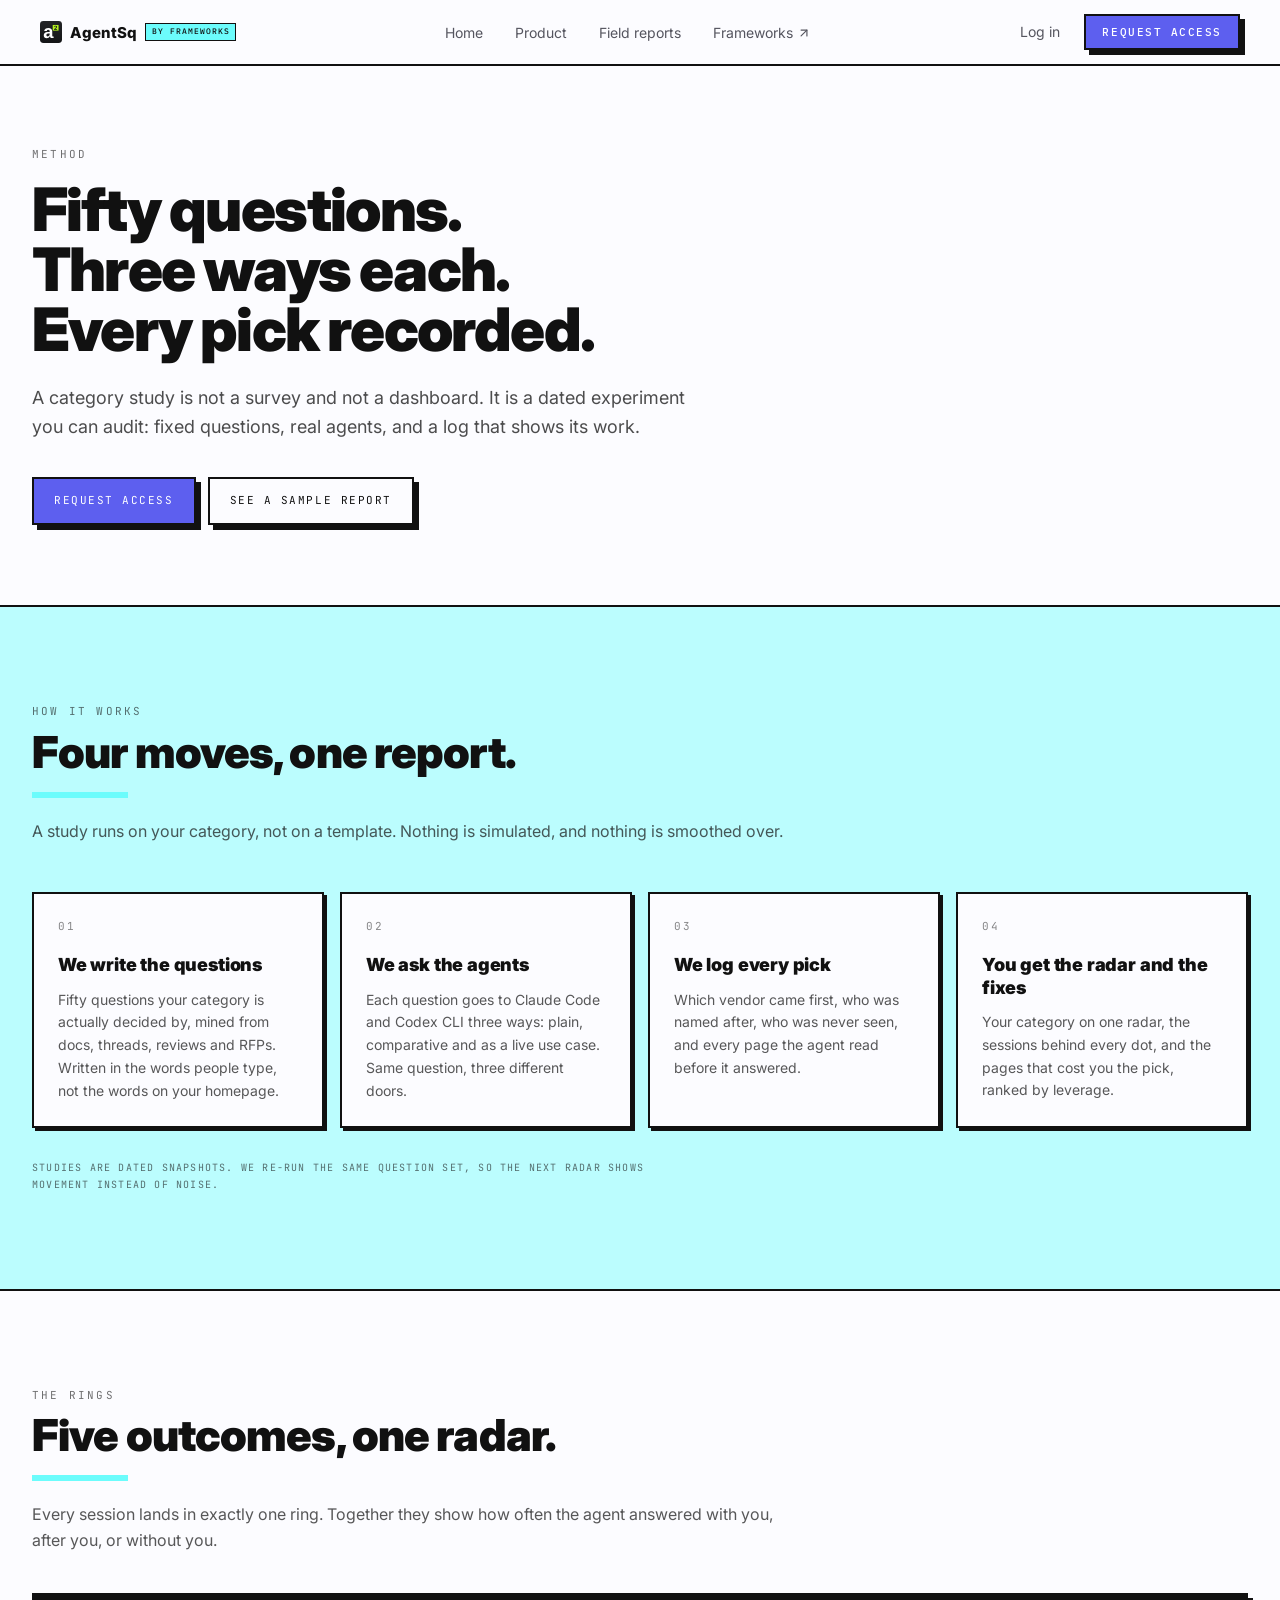
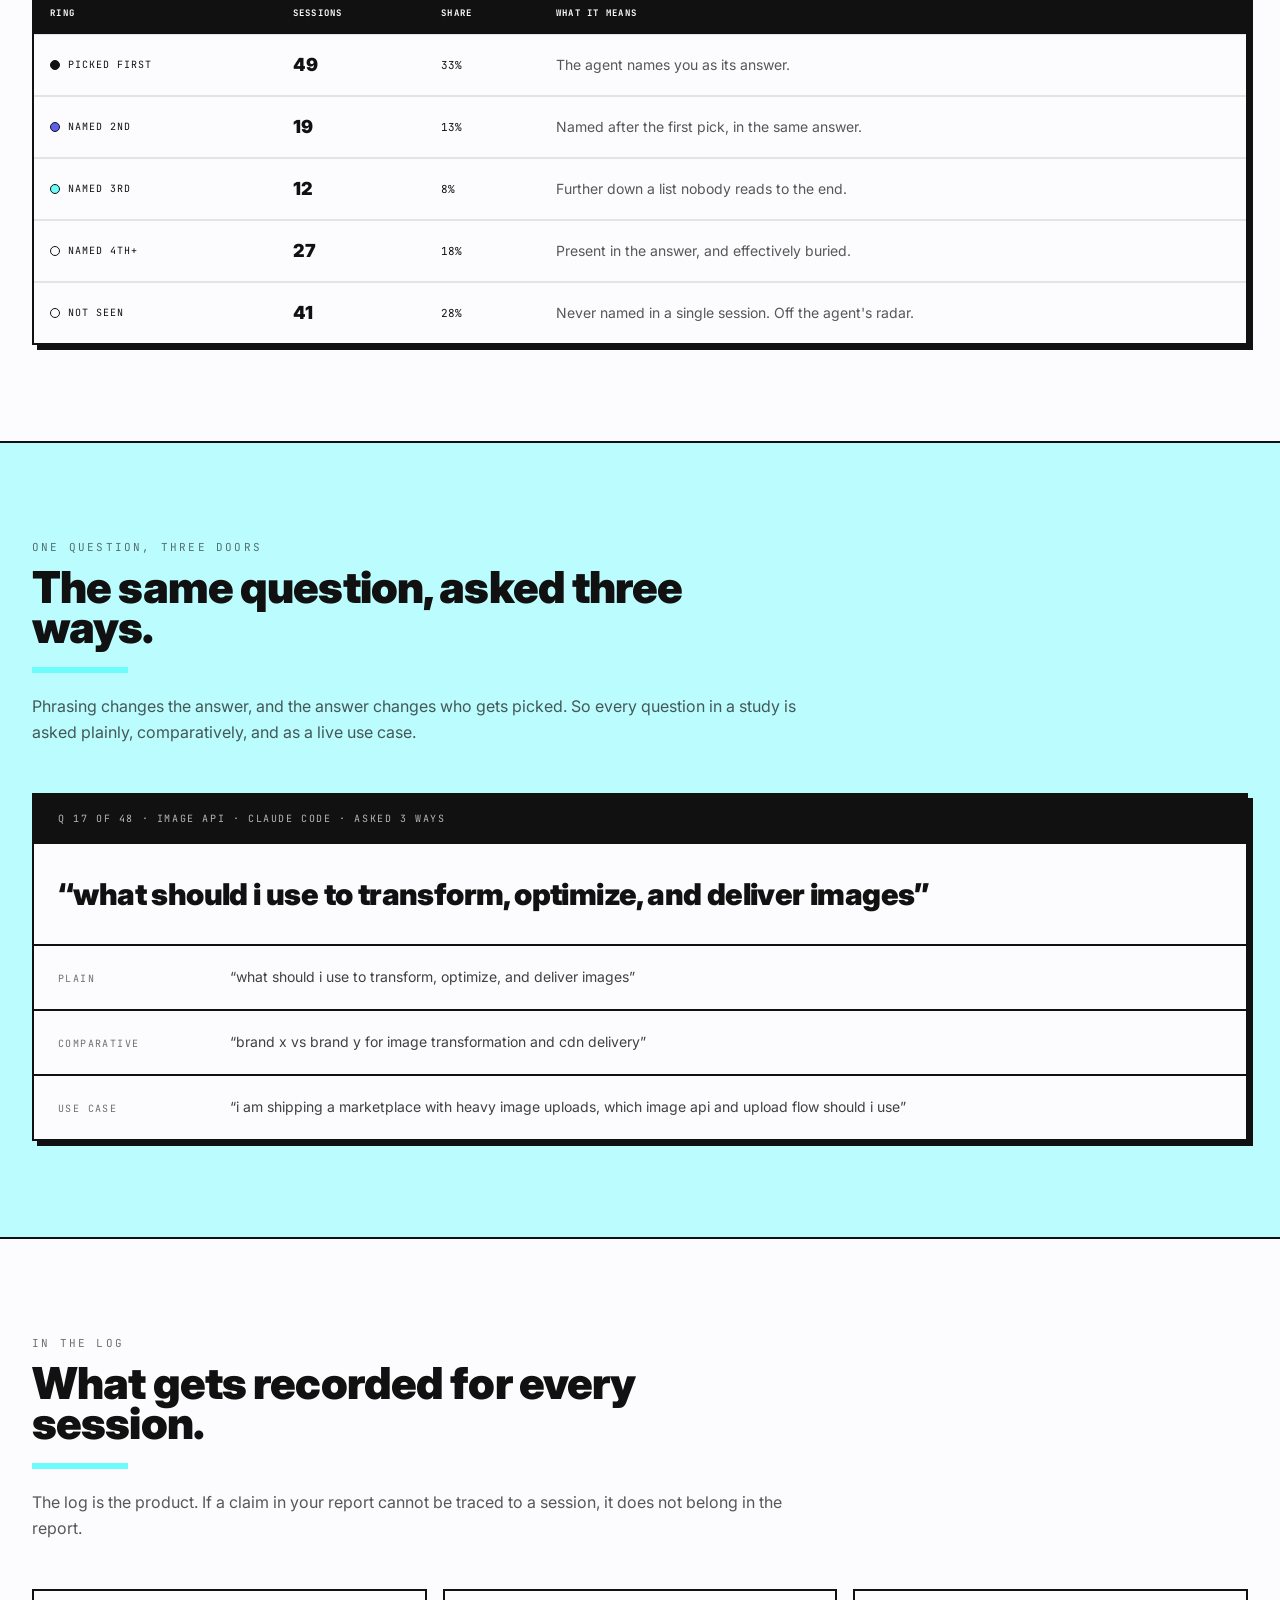
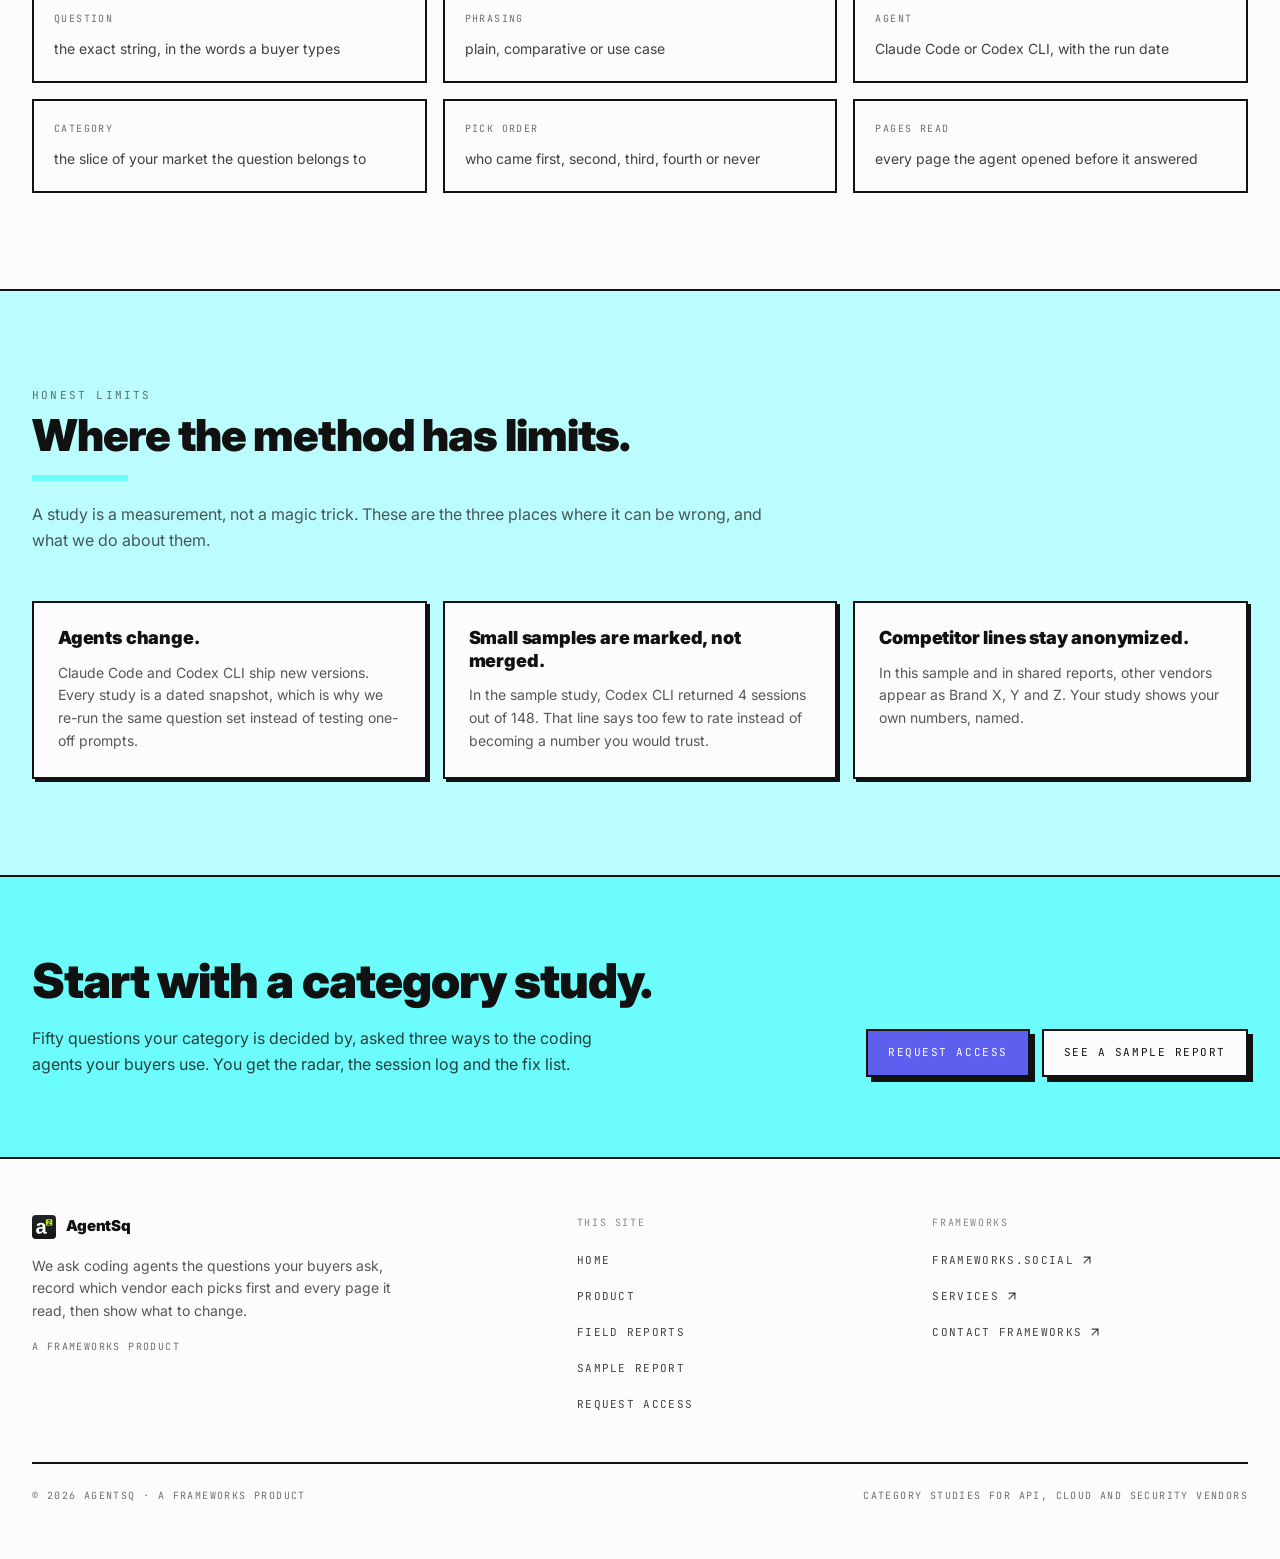
<file: site/method/index.html>
<!doctype html>
<html lang="en">
<head>
<meta charset="utf-8">
<meta name="viewport" content="width=device-width,initial-scale=1">
<title>Method · AgentSq</title>
<meta name="description" content="AgentSq asks coding agents the questions your buyers ask, records which vendor each picks first and every page it read, then shows what to change.">
<link rel="icon" href="../icon.svg" sizes="any" type="image/svg+xml">
<link rel="preconnect" href="https://fonts.googleapis.com">
<link rel="preconnect" href="https://fonts.gstatic.com" crossorigin>
<link rel="stylesheet" href="https://fonts.googleapis.com/css2?family=Inter:wght@400;500;700;800;900&amp;family=JetBrains+Mono:wght@400;500&amp;family=IBM+Plex+Mono:wght@400;500&amp;display=swap">
<link rel="stylesheet" href="../assets/agent-squared.css">
<link rel="stylesheet" href="../assets/site-header.css">
</head>
<body>
<div id="root"><div class="flex min-h-screen flex-col bg-paper text-ink">
<header class="site-header" data-site-header="" data-section="Nav">
  <nav class="site-header__bar" aria-label="Primary">
    <div class="site-header__brand">
      <a href="../" class="site-header__home" aria-label="AgentSq, home"><svg xmlns="http://www.w3.org/2000/svg" class="site-header__mark" aria-hidden="true" focusable="false" viewBox="0 0 64 64"><defs><linearGradient id="a2g-h" x1="0" y1="0" x2="0" y2="1"><stop offset="0" stop-color="#232426"/><stop offset="1" stop-color="#141517"/></linearGradient></defs><rect width="64" height="64" rx="10" fill="url(#a2g-h)"/><path fill="#FFFFFF" d="M19.65 50Q15.52 50 13.21 47.75Q10.89 45.5 10.89 41.43Q10.89 37.01 13.77 34.7Q16.65 32.38 22.12 32.33L28.25 32.23V30.78Q28.25 27.99 27.27 26.64Q26.3 25.29 24.09 25.29Q22.04 25.29 21.08 26.22Q20.12 27.15 19.89 29.31L12.18 28.94Q12.89 24.79 15.98 22.64Q19.07 20.5 24.41 20.5Q29.8 20.5 32.72 23.16Q35.64 25.81 35.64 30.7V41.06Q35.64 43.45 36.17 44.36Q36.71 45.27 37.98 45.27Q38.82 45.27 39.61 45.11V49.11Q38.95 49.26 38.42 49.4Q37.9 49.53 37.37 49.61Q36.84 49.68 36.25 49.74Q35.66 49.79 34.87 49.79Q32.09 49.79 30.76 48.42Q29.43 47.06 29.17 44.4H29.01Q25.91 50 19.65 50ZM28.25 36.3 24.46 36.35Q21.88 36.46 20.81 36.92Q19.73 37.38 19.16 38.33Q18.6 39.27 18.6 40.85Q18.6 42.87 19.53 43.86Q20.46 44.85 22.02 44.85Q23.75 44.85 25.18 43.9Q26.62 42.95 27.43 41.28Q28.25 39.61 28.25 37.75Z"/><rect x="37" y="11.5" width="17" height="16.5" fill="#B5F21F"/><path fill="#161718" d="M41.26 25.9V24.22Q41.73 23.18 42.61 22.19Q43.48 21.2 44.8 20.13Q46.08 19.1 46.59 18.43Q47.1 17.75 47.1 17.11Q47.1 15.53 45.51 15.53Q44.73 15.53 44.33 15.94Q43.92 16.36 43.8 17.2L41.36 17.06Q41.57 15.37 42.62 14.49Q43.68 13.6 45.49 13.6Q47.45 13.6 48.5 14.49Q49.55 15.39 49.55 17.01Q49.55 17.86 49.22 18.55Q48.88 19.23 48.36 19.81Q47.83 20.4 47.19 20.9Q46.55 21.41 45.95 21.89Q45.35 22.37 44.85 22.86Q44.36 23.35 44.12 23.91H49.74V25.9Z"/></svg><span class="site-header__name">AgentSq</span></a>
      <a href="https://frameworks.social" target="_blank" rel="noreferrer" class="site-header__badge">By Frameworks</a>
    </div>
    <ul class="site-header__links">
      <li><a href="../" class="site-header__link">Home</a></li>
      <li><a href="../#product" class="site-header__link">Product</a></li>
      <li><a href="../#field-report" class="site-header__link">Field reports</a></li>
      <li><a href="https://frameworks.social" target="_blank" rel="noreferrer" class="site-header__link site-header__link--ext">Frameworks<svg xmlns="http://www.w3.org/2000/svg" width="24" height="24" viewBox="0 0 24 24" fill="none" stroke="currentColor" stroke-width="2" stroke-linecap="round" stroke-linejoin="round" class="site-header__ext-icon" aria-hidden="true"><path d="M7 7h10v10"></path><path d="M7 17 17 7"></path></svg></a></li>
    </ul>
    <div class="site-header__actions">
      <a href="https://agentsq.co/signin" class="site-header__link">Log in</a>
      <a href="../request-access/" class="site-header__cta">Request access</a>
    </div>
    <button type="button" class="site-header__toggle" aria-expanded="false" aria-controls="mobile-menu"><span data-menu-label="">Menu</span><span class="site-header__burger" aria-hidden="true"><span></span><span></span></span></button>
  </nav>
  <div id="mobile-menu" class="site-header__menu" hidden="">
    <ul>
      <li><a href="../">Home</a></li>
      <li><a href="../#product">Product</a></li>
      <li><a href="../#field-report">Field reports</a></li>
      <li><a href="https://frameworks.social" target="_blank" rel="noreferrer">Frameworks<svg xmlns="http://www.w3.org/2000/svg" width="24" height="24" viewBox="0 0 24 24" fill="none" stroke="currentColor" stroke-width="2" stroke-linecap="round" stroke-linejoin="round" class="site-header__ext-icon" aria-hidden="true"><path d="M7 7h10v10"></path><path d="M7 17 17 7"></path></svg></a></li>
      <li><a href="https://agentsq.co/signin">Log in</a></li>
    </ul>
    <a href="../request-access/" class="site-header__cta">Request access</a>
  </div>
</header>
<main class="site-main flex-1"><section class="border-b-2 border-ink bg-paper"><div class="mx-auto max-w-7xl px-5 py-14 sm:px-8 lg:py-20"><p class="font-mono text-[11px] uppercase tracking-[0.2em] text-ink/60">Method</p><h1 class="mt-4 max-w-4xl text-4xl font-black leading-[0.98] tracking-[-0.03em] sm:text-5xl lg:text-6xl">Fifty questions.<br>Three ways each.<br>Every pick recorded.</h1><p class="mt-6 max-w-2xl text-lg leading-relaxed text-ink/75">A category study is not a survey and not a dashboard. It is a dated experiment you can audit: fixed questions, real agents, and a log that shows its work.</p><div class="mt-9 flex flex-wrap gap-3"><a class="inline-flex min-h-[48px] items-center justify-center gap-2 border-2 border-ink px-5 py-3 text-center font-mono text-[11px] uppercase leading-tight tracking-[0.14em] transition-transform duration-150 hover:-translate-y-[2px] active:translate-y-0 bg-electric text-white fw-shadow" href="../request-access/">Request access</a><a class="inline-flex min-h-[48px] items-center justify-center gap-2 border-2 border-ink px-5 py-3 text-center font-mono text-[11px] uppercase leading-tight tracking-[0.14em] transition-transform duration-150 hover:-translate-y-[2px] active:translate-y-0 bg-paper text-ink fw-shadow" href="../sample-report/">See a sample report</a></div></div></section><section class="border-b-2 border-ink bg-signal/45"><div class="mx-auto max-w-7xl px-5 py-16 sm:px-8 lg:py-24"><div class="max-w-3xl "><p class="font-mono text-[11px] uppercase tracking-[0.2em] text-ink/60">How it works</p><h2 class="mt-3 text-3xl font-black leading-[1.05] tracking-[-0.02em] sm:text-4xl lg:text-[2.75rem]">Four moves, one report.</h2><div class="mt-5 h-[6px] w-24 bg-signal"></div><p class="mt-5 text-base leading-relaxed text-ink/70">A study runs on your category, not on a template. Nothing is simulated, and nothing is smoothed over.</p></div><ol class="mt-12 grid gap-4 lg:grid-cols-4"><li class="flex flex-col border-2 border-ink bg-paper p-6 fw-shadow-sm"><span class="font-mono text-[11px] uppercase tracking-[0.18em] text-ink/50">01</span><h3 class="mt-5 text-lg font-black leading-tight tracking-[-0.01em]">We write the questions</h3><p class="mt-3 text-sm leading-relaxed text-ink/70">Fifty questions your category is actually decided by, mined from docs, threads, reviews and RFPs. Written in the words people type, not the words on your homepage.</p></li><li class="flex flex-col border-2 border-ink bg-paper p-6 fw-shadow-sm"><span class="font-mono text-[11px] uppercase tracking-[0.18em] text-ink/50">02</span><h3 class="mt-5 text-lg font-black leading-tight tracking-[-0.01em]">We ask the agents</h3><p class="mt-3 text-sm leading-relaxed text-ink/70">Each question goes to Claude Code and Codex CLI three ways: plain, comparative and as a live use case. Same question, three different doors.</p></li><li class="flex flex-col border-2 border-ink bg-paper p-6 fw-shadow-sm"><span class="font-mono text-[11px] uppercase tracking-[0.18em] text-ink/50">03</span><h3 class="mt-5 text-lg font-black leading-tight tracking-[-0.01em]">We log every pick</h3><p class="mt-3 text-sm leading-relaxed text-ink/70">Which vendor came first, who was named after, who was never seen, and every page the agent read before it answered.</p></li><li class="flex flex-col border-2 border-ink bg-paper p-6 fw-shadow-sm"><span class="font-mono text-[11px] uppercase tracking-[0.18em] text-ink/50">04</span><h3 class="mt-5 text-lg font-black leading-tight tracking-[-0.01em]">You get the radar and the fixes</h3><p class="mt-3 text-sm leading-relaxed text-ink/70">Your category on one radar, the sessions behind every dot, and the pages that cost you the pick, ranked by leverage.</p></li></ol><p class="mt-8 max-w-2xl font-mono text-[10px] uppercase leading-relaxed tracking-[0.12em] text-ink/60">Studies are dated snapshots. We re-run the same question set, so the next radar shows movement instead of noise.</p></div></section><section class="border-b-2 border-ink bg-paper"><div class="mx-auto max-w-7xl px-5 py-16 sm:px-8 lg:py-24"><div class="max-w-3xl "><p class="font-mono text-[11px] uppercase tracking-[0.2em] text-ink/60">The rings</p><h2 class="mt-3 text-3xl font-black leading-[1.05] tracking-[-0.02em] sm:text-4xl lg:text-[2.75rem]">Five outcomes, one radar.</h2><div class="mt-5 h-[6px] w-24 bg-signal"></div><p class="mt-5 text-base leading-relaxed text-ink/70">Every session lands in exactly one ring. Together they show how often the agent answered with you, after you, or without you.</p></div><div class="mt-10 overflow-x-auto border-2 border-ink bg-paper fw-shadow"><table class="w-full min-w-[640px] border-collapse text-left"><thead><tr class="bg-ink text-paper"><th class="px-4 py-3 font-mono text-[9px] uppercase tracking-[0.14em]">Ring</th><th class="px-4 py-3 font-mono text-[9px] uppercase tracking-[0.14em]">Sessions</th><th class="px-4 py-3 font-mono text-[9px] uppercase tracking-[0.14em]">Share</th><th class="px-4 py-3 font-mono text-[9px] uppercase tracking-[0.14em]">What it means</th></tr></thead><tbody><tr class="border-t-2 border-ink/10"><td class="px-4 py-4"><span class="flex items-center gap-2 font-mono text-[10px] uppercase tracking-[0.1em]"><span class="h-2.5 w-2.5 shrink-0 rounded-full border border-ink" style="background: rgb(17, 17, 17);"></span>PICKED FIRST</span></td><td class="px-4 py-4 text-lg font-black">49</td><td class="px-4 py-4 font-mono text-[11px]">33%</td><td class="px-4 py-4 text-sm text-ink/70">The agent names you as its answer.</td></tr><tr class="border-t-2 border-ink/10"><td class="px-4 py-4"><span class="flex items-center gap-2 font-mono text-[10px] uppercase tracking-[0.1em]"><span class="h-2.5 w-2.5 shrink-0 rounded-full border border-ink" style="background: rgb(93, 95, 239);"></span>NAMED 2ND</span></td><td class="px-4 py-4 text-lg font-black">19</td><td class="px-4 py-4 font-mono text-[11px]">13%</td><td class="px-4 py-4 text-sm text-ink/70">Named after the first pick, in the same answer.</td></tr><tr class="border-t-2 border-ink/10"><td class="px-4 py-4"><span class="flex items-center gap-2 font-mono text-[10px] uppercase tracking-[0.1em]"><span class="h-2.5 w-2.5 shrink-0 rounded-full border border-ink" style="background: rgb(108, 252, 252);"></span>NAMED 3RD</span></td><td class="px-4 py-4 text-lg font-black">12</td><td class="px-4 py-4 font-mono text-[11px]">8%</td><td class="px-4 py-4 text-sm text-ink/70">Further down a list nobody reads to the end.</td></tr><tr class="border-t-2 border-ink/10"><td class="px-4 py-4"><span class="flex items-center gap-2 font-mono text-[10px] uppercase tracking-[0.1em]"><span class="h-2.5 w-2.5 shrink-0 rounded-full border border-ink" style="background: rgb(252, 252, 255);"></span>NAMED 4TH+</span></td><td class="px-4 py-4 text-lg font-black">27</td><td class="px-4 py-4 font-mono text-[11px]">18%</td><td class="px-4 py-4 text-sm text-ink/70">Present in the answer, and effectively buried.</td></tr><tr class="border-t-2 border-ink/10"><td class="px-4 py-4"><span class="flex items-center gap-2 font-mono text-[10px] uppercase tracking-[0.1em]"><span class="h-2.5 w-2.5 shrink-0 rounded-full border border-ink" style="background: transparent;"></span>NOT SEEN</span></td><td class="px-4 py-4 text-lg font-black">41</td><td class="px-4 py-4 font-mono text-[11px]">28%</td><td class="px-4 py-4 text-sm text-ink/70">Never named in a single session. Off the agent's radar.</td></tr></tbody></table></div></div></section><section class="border-b-2 border-ink bg-signal/45"><div class="mx-auto max-w-7xl px-5 py-16 sm:px-8 lg:py-24"><div class="max-w-3xl "><p class="font-mono text-[11px] uppercase tracking-[0.2em] text-ink/60">One question, three doors</p><h2 class="mt-3 text-3xl font-black leading-[1.05] tracking-[-0.02em] sm:text-4xl lg:text-[2.75rem]">The same question, asked three ways.</h2><div class="mt-5 h-[6px] w-24 bg-signal"></div><p class="mt-5 text-base leading-relaxed text-ink/70">Phrasing changes the answer, and the answer changes who gets picked. So every question in a study is asked plainly, comparatively, and as a live use case.</p></div><div class="mt-12 border-2 border-ink bg-paper fw-shadow"><div class="border-b-2 border-ink bg-ink px-6 py-4"><p class="font-mono text-[10px] uppercase tracking-[0.16em] text-paper/70">Q 17 of 48 · Image API · Claude Code · asked 3 ways</p></div><p class="px-6 py-8 text-2xl font-black leading-tight tracking-[-0.02em] sm:text-3xl">“what should i use to transform, optimize, and deliver images”</p><div class="divide-y-2 divide-ink border-t-2 border-ink"><div class="grid gap-3 px-6 py-5 sm:grid-cols-[160px_1fr] sm:items-baseline"><span class="font-mono text-[10px] uppercase tracking-[0.14em] text-ink/60">Plain</span><p class="text-sm leading-relaxed text-ink/80">“what should i use to transform, optimize, and deliver images”</p></div><div class="grid gap-3 px-6 py-5 sm:grid-cols-[160px_1fr] sm:items-baseline"><span class="font-mono text-[10px] uppercase tracking-[0.14em] text-ink/60">Comparative</span><p class="text-sm leading-relaxed text-ink/80">“brand x vs brand y for image transformation and cdn delivery”</p></div><div class="grid gap-3 px-6 py-5 sm:grid-cols-[160px_1fr] sm:items-baseline"><span class="font-mono text-[10px] uppercase tracking-[0.14em] text-ink/60">Use case</span><p class="text-sm leading-relaxed text-ink/80">“i am shipping a marketplace with heavy image uploads, which image api and upload flow should i use”</p></div></div></div></div></section><section class="border-b-2 border-ink bg-paper"><div class="mx-auto max-w-7xl px-5 py-16 sm:px-8 lg:py-24"><div class="max-w-3xl "><p class="font-mono text-[11px] uppercase tracking-[0.2em] text-ink/60">In the log</p><h2 class="mt-3 text-3xl font-black leading-[1.05] tracking-[-0.02em] sm:text-4xl lg:text-[2.75rem]">What gets recorded for every session.</h2><div class="mt-5 h-[6px] w-24 bg-signal"></div><p class="mt-5 text-base leading-relaxed text-ink/70">The log is the product. If a claim in your report cannot be traced to a session, it does not belong in the report.</p></div><dl class="mt-12 grid gap-4 sm:grid-cols-2 lg:grid-cols-3"><div class="border-2 border-ink bg-paper p-5"><dt class="font-mono text-[10px] uppercase tracking-[0.14em] text-ink/60">Question</dt><dd class="mt-3 text-sm leading-relaxed text-ink/80">the exact string, in the words a buyer types</dd></div><div class="border-2 border-ink bg-paper p-5"><dt class="font-mono text-[10px] uppercase tracking-[0.14em] text-ink/60">Phrasing</dt><dd class="mt-3 text-sm leading-relaxed text-ink/80">plain, comparative or use case</dd></div><div class="border-2 border-ink bg-paper p-5"><dt class="font-mono text-[10px] uppercase tracking-[0.14em] text-ink/60">Agent</dt><dd class="mt-3 text-sm leading-relaxed text-ink/80">Claude Code or Codex CLI, with the run date</dd></div><div class="border-2 border-ink bg-paper p-5"><dt class="font-mono text-[10px] uppercase tracking-[0.14em] text-ink/60">Category</dt><dd class="mt-3 text-sm leading-relaxed text-ink/80">the slice of your market the question belongs to</dd></div><div class="border-2 border-ink bg-paper p-5"><dt class="font-mono text-[10px] uppercase tracking-[0.14em] text-ink/60">Pick order</dt><dd class="mt-3 text-sm leading-relaxed text-ink/80">who came first, second, third, fourth or never</dd></div><div class="border-2 border-ink bg-paper p-5"><dt class="font-mono text-[10px] uppercase tracking-[0.14em] text-ink/60">Pages read</dt><dd class="mt-3 text-sm leading-relaxed text-ink/80">every page the agent opened before it answered</dd></div></dl></div></section><section class="border-b-2 border-ink bg-signal/45"><div class="mx-auto max-w-7xl px-5 py-16 sm:px-8 lg:py-24"><div class="max-w-3xl "><p class="font-mono text-[11px] uppercase tracking-[0.2em] text-ink/60">Honest limits</p><h2 class="mt-3 text-3xl font-black leading-[1.05] tracking-[-0.02em] sm:text-4xl lg:text-[2.75rem]">Where the method has limits.</h2><div class="mt-5 h-[6px] w-24 bg-signal"></div><p class="mt-5 text-base leading-relaxed text-ink/70">A study is a measurement, not a magic trick. These are the three places where it can be wrong, and what we do about them.</p></div><div class="mt-12 grid gap-4 lg:grid-cols-3"><div class="border-2 border-ink bg-paper p-6 fw-shadow-sm"><h3 class="text-lg font-black leading-tight tracking-[-0.01em]">Agents change.</h3><p class="mt-3 text-sm leading-relaxed text-ink/70">Claude Code and Codex CLI ship new versions. Every study is a dated snapshot, which is why we re-run the same question set instead of testing one-off prompts.</p></div><div class="border-2 border-ink bg-paper p-6 fw-shadow-sm"><h3 class="text-lg font-black leading-tight tracking-[-0.01em]">Small samples are marked, not merged.</h3><p class="mt-3 text-sm leading-relaxed text-ink/70">In the sample study, Codex CLI returned 4 sessions out of 148. That line says too few to rate instead of becoming a number you would trust.</p></div><div class="border-2 border-ink bg-paper p-6 fw-shadow-sm"><h3 class="text-lg font-black leading-tight tracking-[-0.01em]">Competitor lines stay anonymized.</h3><p class="mt-3 text-sm leading-relaxed text-ink/70">In this sample and in shared reports, other vendors appear as Brand X, Y and Z. Your study shows your own numbers, named.</p></div></div></div></section><section class="border-b-2 border-ink bg-signal"><div class="mx-auto grid max-w-7xl gap-8 px-5 py-16 sm:px-8 lg:grid-cols-[1.4fr_1fr] lg:items-end lg:py-20"><div><h2 class="text-3xl font-black leading-[1.05] tracking-[-0.02em] sm:text-4xl lg:text-5xl">Start with a category study.</h2><p class="mt-5 max-w-xl text-base leading-relaxed text-ink/80">Fifty questions your category is decided by, asked three ways to the coding agents your buyers use. You get the radar, the session log and the fix list.</p></div><div class="flex flex-wrap gap-3 lg:justify-end"><a class="inline-flex min-h-[48px] items-center justify-center gap-2 border-2 border-ink px-5 py-3 text-center font-mono text-[11px] uppercase leading-tight tracking-[0.14em] transition-transform duration-150 hover:-translate-y-[2px] active:translate-y-0 bg-electric text-white fw-shadow" href="../request-access/">Request access</a><a class="inline-flex min-h-[48px] items-center justify-center gap-2 border-2 border-ink px-5 py-3 text-center font-mono text-[11px] uppercase leading-tight tracking-[0.14em] transition-transform duration-150 hover:-translate-y-[2px] active:translate-y-0 bg-paper text-ink fw-shadow" href="../sample-report/">See a sample report</a></div></div></section></main>
<footer class="bg-paper"><div class="mx-auto max-w-7xl px-5 py-14 sm:px-8"><div class="grid gap-10 lg:grid-cols-[1.6fr_1fr_1fr]"><div><div class="flex items-center gap-2.5"><svg xmlns="http://www.w3.org/2000/svg" class="h-6 w-6" aria-hidden="true" focusable="false" viewBox="0 0 64 64"><defs><linearGradient id="a2g-f" x1="0" y1="0" x2="0" y2="1"><stop offset="0" stop-color="#232426"/><stop offset="1" stop-color="#141517"/></linearGradient></defs><rect width="64" height="64" rx="10" fill="url(#a2g-f)"/><path fill="#FFFFFF" d="M19.65 50Q15.52 50 13.21 47.75Q10.89 45.5 10.89 41.43Q10.89 37.01 13.77 34.7Q16.65 32.38 22.12 32.33L28.25 32.23V30.78Q28.25 27.99 27.27 26.64Q26.3 25.29 24.09 25.29Q22.04 25.29 21.08 26.22Q20.12 27.15 19.89 29.31L12.18 28.94Q12.89 24.79 15.98 22.64Q19.07 20.5 24.41 20.5Q29.8 20.5 32.72 23.16Q35.64 25.81 35.64 30.7V41.06Q35.64 43.45 36.17 44.36Q36.71 45.27 37.98 45.27Q38.82 45.27 39.61 45.11V49.11Q38.95 49.26 38.42 49.4Q37.9 49.53 37.37 49.61Q36.84 49.68 36.25 49.74Q35.66 49.79 34.87 49.79Q32.09 49.79 30.76 48.42Q29.43 47.06 29.17 44.4H29.01Q25.91 50 19.65 50ZM28.25 36.3 24.46 36.35Q21.88 36.46 20.81 36.92Q19.73 37.38 19.16 38.33Q18.6 39.27 18.6 40.85Q18.6 42.87 19.53 43.86Q20.46 44.85 22.02 44.85Q23.75 44.85 25.18 43.9Q26.62 42.95 27.43 41.28Q28.25 39.61 28.25 37.75Z"/><rect x="37" y="11.5" width="17" height="16.5" fill="#B5F21F"/><path fill="#161718" d="M41.26 25.9V24.22Q41.73 23.18 42.61 22.19Q43.48 21.2 44.8 20.13Q46.08 19.1 46.59 18.43Q47.1 17.75 47.1 17.11Q47.1 15.53 45.51 15.53Q44.73 15.53 44.33 15.94Q43.92 16.36 43.8 17.2L41.36 17.06Q41.57 15.37 42.62 14.49Q43.68 13.6 45.49 13.6Q47.45 13.6 48.5 14.49Q49.55 15.39 49.55 17.01Q49.55 17.86 49.22 18.55Q48.88 19.23 48.36 19.81Q47.83 20.4 47.19 20.9Q46.55 21.41 45.95 21.89Q45.35 22.37 44.85 22.86Q44.36 23.35 44.12 23.91H49.74V25.9Z"/></svg><span class="text-[15px] font-black tracking-[-0.01em]">AgentSq</span></div><p class="mt-4 max-w-sm text-sm leading-relaxed text-ink/70">We ask coding agents the questions your buyers ask, record which vendor each picks first and every page it read, then show what to change.</p><p class="mt-4 font-mono text-[10px] uppercase tracking-[0.14em] text-ink/60">A Frameworks product</p></div><div><p class="font-mono text-[10px] uppercase tracking-[0.16em] text-ink/50">This site</p><ul class="mt-4 space-y-3"><li><a class="font-mono text-[11px] uppercase tracking-[0.12em] text-ink/80 transition-colors hover:text-electric" href="../">Home</a></li><li><a class="font-mono text-[11px] uppercase tracking-[0.12em] text-ink/80 transition-colors hover:text-electric" href="../#product">Product</a></li><li><a class="font-mono text-[11px] uppercase tracking-[0.12em] text-ink/80 transition-colors hover:text-electric" href="../#field-report">Field reports</a></li><li><a class="font-mono text-[11px] uppercase tracking-[0.12em] text-ink/80 transition-colors hover:text-electric" href="../sample-report/">Sample report</a></li><li><a class="font-mono text-[11px] uppercase tracking-[0.12em] text-ink/80 transition-colors hover:text-electric" href="../request-access/">Request access</a></li></ul></div><div><p class="font-mono text-[10px] uppercase tracking-[0.16em] text-ink/50">Frameworks</p><ul class="mt-4 space-y-3"><li><a href="https://frameworks.social" target="_blank" rel="noreferrer" class="inline-flex items-center gap-1.5 font-mono text-[11px] uppercase tracking-[0.12em] text-ink/80 transition-colors hover:text-electric">frameworks.social<svg xmlns="http://www.w3.org/2000/svg" width="24" height="24" viewBox="0 0 24 24" fill="none" stroke="currentColor" stroke-width="2" stroke-linecap="round" stroke-linejoin="round" class="lucide lucide-arrow-up-right h-3.5 w-3.5"><path d="M7 7h10v10"></path><path d="M7 17 17 7"></path></svg></a></li><li><a href="https://frameworks.social/Services" target="_blank" rel="noreferrer" class="inline-flex items-center gap-1.5 font-mono text-[11px] uppercase tracking-[0.12em] text-ink/80 transition-colors hover:text-electric">Services<svg xmlns="http://www.w3.org/2000/svg" width="24" height="24" viewBox="0 0 24 24" fill="none" stroke="currentColor" stroke-width="2" stroke-linecap="round" stroke-linejoin="round" class="lucide lucide-arrow-up-right h-3.5 w-3.5"><path d="M7 7h10v10"></path><path d="M7 17 17 7"></path></svg></a></li><li><a href="https://frameworks.social/Contact" target="_blank" rel="noreferrer" class="inline-flex items-center gap-1.5 font-mono text-[11px] uppercase tracking-[0.12em] text-ink/80 transition-colors hover:text-electric">Contact Frameworks<svg xmlns="http://www.w3.org/2000/svg" width="24" height="24" viewBox="0 0 24 24" fill="none" stroke="currentColor" stroke-width="2" stroke-linecap="round" stroke-linejoin="round" class="lucide lucide-arrow-up-right h-3.5 w-3.5"><path d="M7 7h10v10"></path><path d="M7 17 17 7"></path></svg></a></li></ul></div></div><div class="mt-12 flex flex-col gap-3 border-t-2 border-ink pt-6 sm:flex-row sm:items-center sm:justify-between"><p class="font-mono text-[10px] uppercase tracking-[0.14em] text-ink/60">© <span data-year="">2026</span> AgentSq · a Frameworks product</p><p class="font-mono text-[10px] uppercase tracking-[0.14em] text-ink/60">Category studies for API, cloud and security vendors</p></div></div></footer>
</div></div>
<script src="../assets/agent-squared.js"></script>
</body>
</html>
</file>
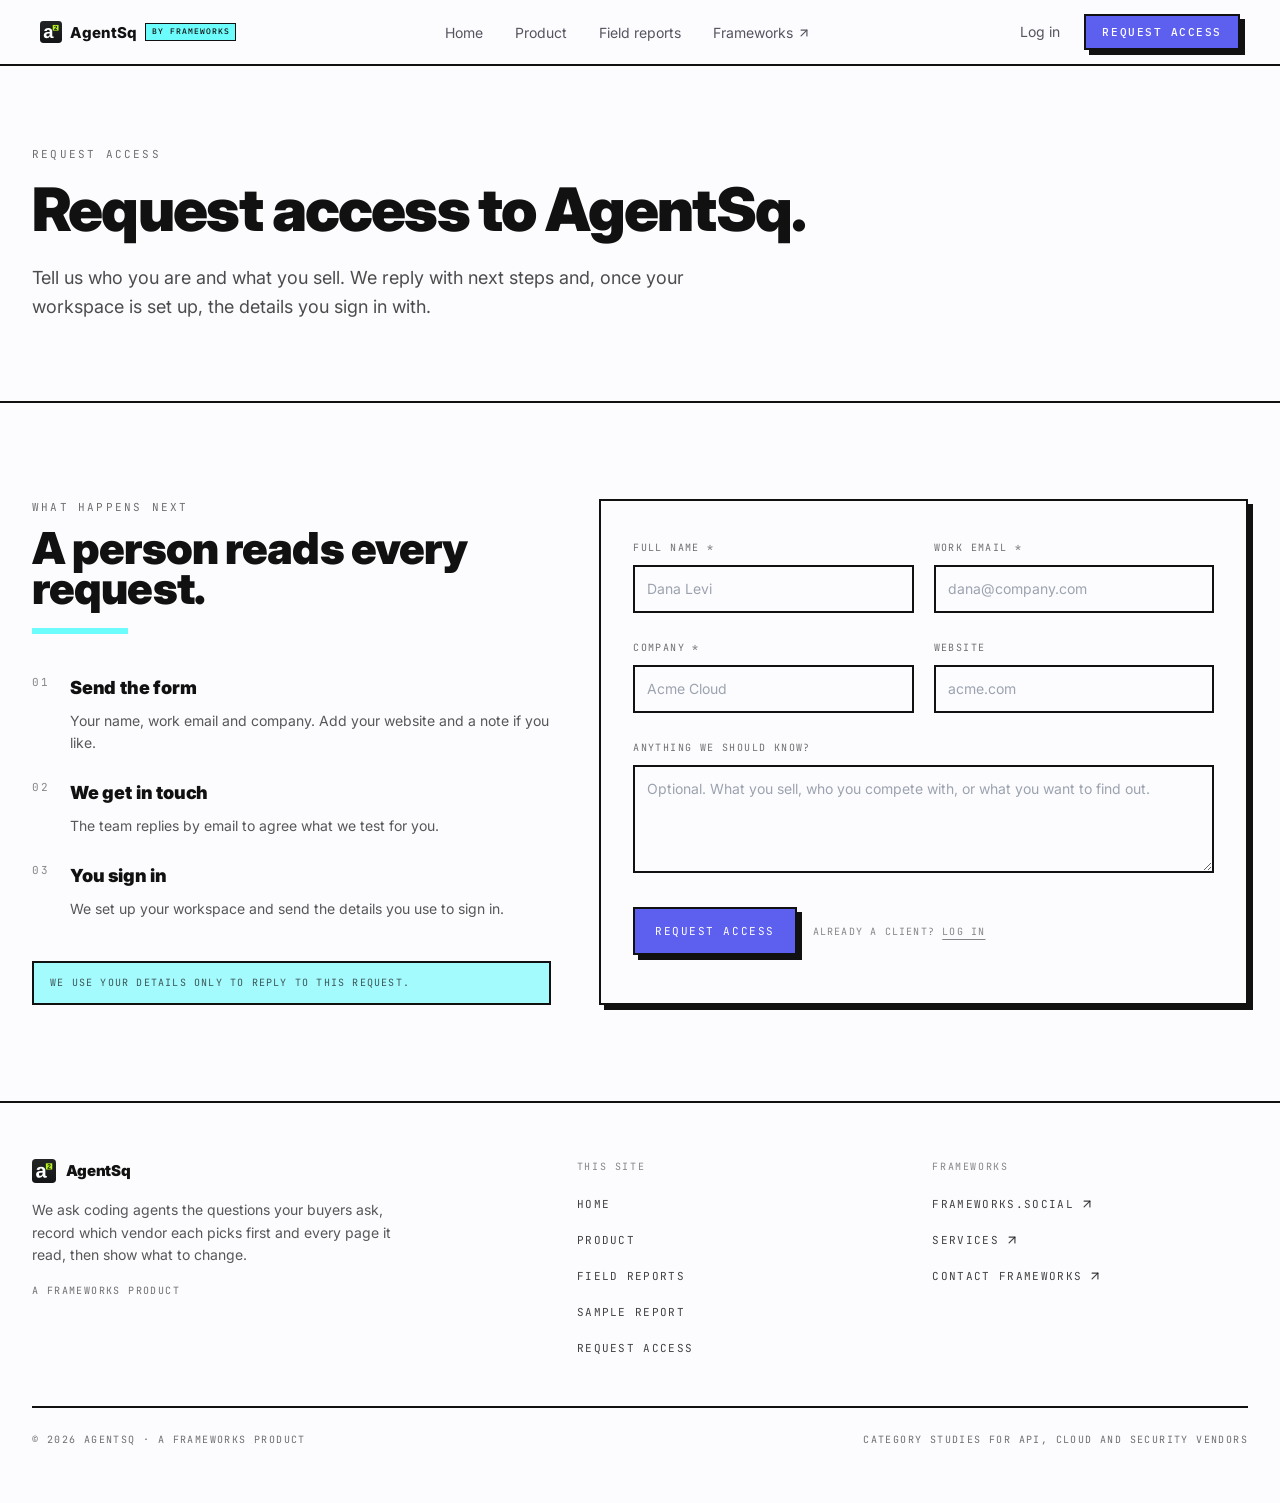
<file: site/request-access/index.html>
<!doctype html>
<html lang="en">
<head>
<meta charset="utf-8">
<meta name="viewport" content="width=device-width,initial-scale=1">
<title>Request access · AgentSq</title>
<meta name="description" content="Request access to AgentSq. Tell us who you are and we reply with next steps and your sign-in details.">
<link rel="icon" href="../icon.svg" sizes="any" type="image/svg+xml">
<link rel="preconnect" href="https://fonts.googleapis.com">
<link rel="preconnect" href="https://fonts.gstatic.com" crossorigin>
<link rel="stylesheet" href="https://fonts.googleapis.com/css2?family=Inter:wght@400;500;700;800;900&amp;family=JetBrains+Mono:wght@400;500&amp;family=IBM+Plex+Mono:wght@400;500&amp;display=swap">
<link rel="stylesheet" href="../assets/agent-squared.css">
<link rel="stylesheet" href="../assets/site-header.css">
</head>
<body>
<div id="root"><div class="flex min-h-screen flex-col bg-paper text-ink">
<header class="site-header" data-site-header="" data-section="Nav">
  <nav class="site-header__bar" aria-label="Primary">
    <div class="site-header__brand">
      <a href="../" class="site-header__home" aria-label="AgentSq, home"><svg xmlns="http://www.w3.org/2000/svg" class="site-header__mark" aria-hidden="true" focusable="false" viewBox="0 0 64 64"><defs><linearGradient id="a2g-h" x1="0" y1="0" x2="0" y2="1"><stop offset="0" stop-color="#232426"/><stop offset="1" stop-color="#141517"/></linearGradient></defs><rect width="64" height="64" rx="10" fill="url(#a2g-h)"/><path fill="#FFFFFF" d="M19.65 50Q15.52 50 13.21 47.75Q10.89 45.5 10.89 41.43Q10.89 37.01 13.77 34.7Q16.65 32.38 22.12 32.33L28.25 32.23V30.78Q28.25 27.99 27.27 26.64Q26.3 25.29 24.09 25.29Q22.04 25.29 21.08 26.22Q20.12 27.15 19.89 29.31L12.18 28.94Q12.89 24.79 15.98 22.64Q19.07 20.5 24.41 20.5Q29.8 20.5 32.72 23.16Q35.64 25.81 35.64 30.7V41.06Q35.64 43.45 36.17 44.36Q36.71 45.27 37.98 45.27Q38.82 45.27 39.61 45.11V49.11Q38.95 49.26 38.42 49.4Q37.9 49.53 37.37 49.61Q36.84 49.68 36.25 49.74Q35.66 49.79 34.87 49.79Q32.09 49.79 30.76 48.42Q29.43 47.06 29.17 44.4H29.01Q25.91 50 19.65 50ZM28.25 36.3 24.46 36.35Q21.88 36.46 20.81 36.92Q19.73 37.38 19.16 38.33Q18.6 39.27 18.6 40.85Q18.6 42.87 19.53 43.86Q20.46 44.85 22.02 44.85Q23.75 44.85 25.18 43.9Q26.62 42.95 27.43 41.28Q28.25 39.61 28.25 37.75Z"/><rect x="37" y="11.5" width="17" height="16.5" fill="#B5F21F"/><path fill="#161718" d="M41.26 25.9V24.22Q41.73 23.18 42.61 22.19Q43.48 21.2 44.8 20.13Q46.08 19.1 46.59 18.43Q47.1 17.75 47.1 17.11Q47.1 15.53 45.51 15.53Q44.73 15.53 44.33 15.94Q43.92 16.36 43.8 17.2L41.36 17.06Q41.57 15.37 42.62 14.49Q43.68 13.6 45.49 13.6Q47.45 13.6 48.5 14.49Q49.55 15.39 49.55 17.01Q49.55 17.86 49.22 18.55Q48.88 19.23 48.36 19.81Q47.83 20.4 47.19 20.9Q46.55 21.41 45.95 21.89Q45.35 22.37 44.85 22.86Q44.36 23.35 44.12 23.91H49.74V25.9Z"/></svg><span class="site-header__name">AgentSq</span></a>
      <a href="https://frameworks.social" target="_blank" rel="noreferrer" class="site-header__badge">By Frameworks</a>
    </div>
    <ul class="site-header__links">
      <li><a href="../" class="site-header__link">Home</a></li>
      <li><a href="../#product" class="site-header__link">Product</a></li>
      <li><a href="../#field-report" class="site-header__link">Field reports</a></li>
      <li><a href="https://frameworks.social" target="_blank" rel="noreferrer" class="site-header__link site-header__link--ext">Frameworks<svg xmlns="http://www.w3.org/2000/svg" width="24" height="24" viewBox="0 0 24 24" fill="none" stroke="currentColor" stroke-width="2" stroke-linecap="round" stroke-linejoin="round" class="site-header__ext-icon" aria-hidden="true"><path d="M7 7h10v10"></path><path d="M7 17 17 7"></path></svg></a></li>
    </ul>
    <div class="site-header__actions">
      <a href="https://agentsq.co/signin" class="site-header__link">Log in</a>
      <a href="../request-access/" class="site-header__cta">Request access</a>
    </div>
    <button type="button" class="site-header__toggle" aria-expanded="false" aria-controls="mobile-menu"><span data-menu-label="">Menu</span><span class="site-header__burger" aria-hidden="true"><span></span><span></span></span></button>
  </nav>
  <div id="mobile-menu" class="site-header__menu" hidden="">
    <ul>
      <li><a href="../">Home</a></li>
      <li><a href="../#product">Product</a></li>
      <li><a href="../#field-report">Field reports</a></li>
      <li><a href="https://frameworks.social" target="_blank" rel="noreferrer">Frameworks<svg xmlns="http://www.w3.org/2000/svg" width="24" height="24" viewBox="0 0 24 24" fill="none" stroke="currentColor" stroke-width="2" stroke-linecap="round" stroke-linejoin="round" class="site-header__ext-icon" aria-hidden="true"><path d="M7 7h10v10"></path><path d="M7 17 17 7"></path></svg></a></li>
      <li><a href="https://agentsq.co/signin">Log in</a></li>
    </ul>
    <a href="../request-access/" class="site-header__cta">Request access</a>
  </div>
</header>
<main class="site-main flex-1"><section class="border-b-2 border-ink bg-paper"><div class="mx-auto max-w-7xl px-5 py-14 sm:px-8 lg:py-20"><p class="font-mono text-[11px] uppercase tracking-[0.2em] text-ink/60">Request access</p><h1 class="mt-4 max-w-4xl text-4xl font-black leading-[0.98] tracking-[-0.03em] sm:text-5xl lg:text-6xl">Request access to AgentSq.</h1><p class="mt-6 max-w-2xl text-lg leading-relaxed text-ink/75">Tell us who you are and what you sell. We reply with next steps and, once your workspace is set up, the details you sign in with.</p></div></section><section class="border-b-2 border-ink bg-paper"><div class="mx-auto max-w-7xl px-5 py-16 sm:px-8 lg:py-24"><div class="grid gap-12 lg:grid-cols-[minmax(0,1fr)_minmax(0,1.25fr)]"><div><div class="max-w-3xl "><p class="font-mono text-[11px] uppercase tracking-[0.2em] text-ink/60">What happens next</p><h2 class="mt-3 text-3xl font-black leading-[1.05] tracking-[-0.02em] sm:text-4xl lg:text-[2.75rem]">A person reads every request.</h2><div class="mt-5 h-[6px] w-24 bg-signal"></div></div><ol class="mt-10 space-y-6"><li class="flex gap-5"><span class="font-mono text-[11px] uppercase tracking-[0.18em] text-ink/50">01</span><div><h3 class="text-lg font-black tracking-[-0.01em]">Send the form</h3><p class="mt-2 text-sm leading-relaxed text-ink/70">Your name, work email and company. Add your website and a note if you like.</p></div></li><li class="flex gap-5"><span class="font-mono text-[11px] uppercase tracking-[0.18em] text-ink/50">02</span><div><h3 class="text-lg font-black tracking-[-0.01em]">We get in touch</h3><p class="mt-2 text-sm leading-relaxed text-ink/70">The team replies by email to agree what we test for you.</p></div></li><li class="flex gap-5"><span class="font-mono text-[11px] uppercase tracking-[0.18em] text-ink/50">03</span><div><h3 class="text-lg font-black tracking-[-0.01em]">You sign in</h3><p class="mt-2 text-sm leading-relaxed text-ink/70">We set up your workspace and send the details you use to sign in.</p></div></li></ol><p class="mt-10 border-2 border-ink bg-signal/60 px-4 py-3 font-mono text-[10px] uppercase leading-relaxed tracking-[0.12em] text-ink/70">We use your details only to reply to this request.</p></div><form novalidate="" data-access-form="" class="border-2 border-ink bg-paper p-6 fw-shadow sm:p-8"><div class="grid gap-5 sm:grid-cols-2"><label class="block"><span class="font-mono text-[10px] uppercase tracking-[0.14em] text-ink/60">Full name *</span><input name="full_name" type="text" placeholder="Dana Levi" aria-invalid="false" class="mt-2 w-full border-2 bg-paper px-3 py-3 text-sm outline-none transition-colors focus:border-electric border-ink" value=""></label><label class="block"><span class="font-mono text-[10px] uppercase tracking-[0.14em] text-ink/60">Work email *</span><input name="email" type="email" placeholder="dana@company.com" aria-invalid="false" class="mt-2 w-full border-2 bg-paper px-3 py-3 text-sm outline-none transition-colors focus:border-electric border-ink" value=""></label><label class="block"><span class="font-mono text-[10px] uppercase tracking-[0.14em] text-ink/60">Company *</span><input name="company" type="text" placeholder="Acme Cloud" aria-invalid="false" class="mt-2 w-full border-2 bg-paper px-3 py-3 text-sm outline-none transition-colors focus:border-electric border-ink" value=""></label><label class="block"><span class="font-mono text-[10px] uppercase tracking-[0.14em] text-ink/60">Website</span><input name="website" type="text" placeholder="acme.com" aria-invalid="false" class="mt-2 w-full border-2 bg-paper px-3 py-3 text-sm outline-none transition-colors focus:border-electric border-ink" value=""></label></div><div class="mt-5 grid gap-5"><label class="block"><span class="font-mono text-[10px] uppercase tracking-[0.14em] text-ink/60">Anything we should know?</span><textarea name="note" rows="4" placeholder="Optional. What you sell, who you compete with, or what you want to find out." class="mt-2 w-full border-2 border-ink bg-paper px-3 py-3 text-sm outline-none transition-colors focus:border-electric"></textarea></label></div><input name="trap" type="text" tabindex="-1" autocomplete="off" aria-hidden="true" class="hidden" value=""><div class="mt-7 flex flex-wrap items-center gap-4"><button type="submit" class="inline-flex min-h-[48px] items-center justify-center gap-2 border-2 border-ink bg-electric px-5 py-3 font-mono text-[11px] uppercase tracking-[0.14em] text-white fw-shadow transition-transform duration-150 hover:-translate-y-[2px] disabled:translate-y-0 disabled:opacity-70">Request access</button><p class="font-mono text-[10px] uppercase tracking-[0.12em] text-ink/50">Already a client? <a href="https://agentsq.co/signin" class="underline decoration-1 underline-offset-4 hover:text-electric">Log in</a></p></div></form></div></div></section></main>
<footer class="bg-paper"><div class="mx-auto max-w-7xl px-5 py-14 sm:px-8"><div class="grid gap-10 lg:grid-cols-[1.6fr_1fr_1fr]"><div><div class="flex items-center gap-2.5"><svg xmlns="http://www.w3.org/2000/svg" class="h-6 w-6" aria-hidden="true" focusable="false" viewBox="0 0 64 64"><defs><linearGradient id="a2g-f" x1="0" y1="0" x2="0" y2="1"><stop offset="0" stop-color="#232426"/><stop offset="1" stop-color="#141517"/></linearGradient></defs><rect width="64" height="64" rx="10" fill="url(#a2g-f)"/><path fill="#FFFFFF" d="M19.65 50Q15.52 50 13.21 47.75Q10.89 45.5 10.89 41.43Q10.89 37.01 13.77 34.7Q16.65 32.38 22.12 32.33L28.25 32.23V30.78Q28.25 27.99 27.27 26.64Q26.3 25.29 24.09 25.29Q22.04 25.29 21.08 26.22Q20.12 27.15 19.89 29.31L12.18 28.94Q12.89 24.79 15.98 22.64Q19.07 20.5 24.41 20.5Q29.8 20.5 32.72 23.16Q35.64 25.81 35.64 30.7V41.06Q35.64 43.45 36.17 44.36Q36.71 45.27 37.98 45.27Q38.82 45.27 39.61 45.11V49.11Q38.95 49.26 38.42 49.4Q37.9 49.53 37.37 49.61Q36.84 49.68 36.25 49.74Q35.66 49.79 34.87 49.79Q32.09 49.79 30.76 48.42Q29.43 47.06 29.17 44.4H29.01Q25.91 50 19.65 50ZM28.25 36.3 24.46 36.35Q21.88 36.46 20.81 36.92Q19.73 37.38 19.16 38.33Q18.6 39.27 18.6 40.85Q18.6 42.87 19.53 43.86Q20.46 44.85 22.02 44.85Q23.75 44.85 25.18 43.9Q26.62 42.95 27.43 41.28Q28.25 39.61 28.25 37.75Z"/><rect x="37" y="11.5" width="17" height="16.5" fill="#B5F21F"/><path fill="#161718" d="M41.26 25.9V24.22Q41.73 23.18 42.61 22.19Q43.48 21.2 44.8 20.13Q46.08 19.1 46.59 18.43Q47.1 17.75 47.1 17.11Q47.1 15.53 45.51 15.53Q44.73 15.53 44.33 15.94Q43.92 16.36 43.8 17.2L41.36 17.06Q41.57 15.37 42.62 14.49Q43.68 13.6 45.49 13.6Q47.45 13.6 48.5 14.49Q49.55 15.39 49.55 17.01Q49.55 17.86 49.22 18.55Q48.88 19.23 48.36 19.81Q47.83 20.4 47.19 20.9Q46.55 21.41 45.95 21.89Q45.35 22.37 44.85 22.86Q44.36 23.35 44.12 23.91H49.74V25.9Z"/></svg><span class="text-[15px] font-black tracking-[-0.01em]">AgentSq</span></div><p class="mt-4 max-w-sm text-sm leading-relaxed text-ink/70">We ask coding agents the questions your buyers ask, record which vendor each picks first and every page it read, then show what to change.</p><p class="mt-4 font-mono text-[10px] uppercase tracking-[0.14em] text-ink/60">A Frameworks product</p></div><div><p class="font-mono text-[10px] uppercase tracking-[0.16em] text-ink/50">This site</p><ul class="mt-4 space-y-3"><li><a class="font-mono text-[11px] uppercase tracking-[0.12em] text-ink/80 transition-colors hover:text-electric" href="../">Home</a></li><li><a class="font-mono text-[11px] uppercase tracking-[0.12em] text-ink/80 transition-colors hover:text-electric" href="../#product">Product</a></li><li><a class="font-mono text-[11px] uppercase tracking-[0.12em] text-ink/80 transition-colors hover:text-electric" href="../#field-report">Field reports</a></li><li><a class="font-mono text-[11px] uppercase tracking-[0.12em] text-ink/80 transition-colors hover:text-electric" href="../sample-report/">Sample report</a></li><li><a class="font-mono text-[11px] uppercase tracking-[0.12em] text-ink/80 transition-colors hover:text-electric" href="../request-access/">Request access</a></li></ul></div><div><p class="font-mono text-[10px] uppercase tracking-[0.16em] text-ink/50">Frameworks</p><ul class="mt-4 space-y-3"><li><a href="https://frameworks.social" target="_blank" rel="noreferrer" class="inline-flex items-center gap-1.5 font-mono text-[11px] uppercase tracking-[0.12em] text-ink/80 transition-colors hover:text-electric">frameworks.social<svg xmlns="http://www.w3.org/2000/svg" width="24" height="24" viewBox="0 0 24 24" fill="none" stroke="currentColor" stroke-width="2" stroke-linecap="round" stroke-linejoin="round" class="lucide lucide-arrow-up-right h-3.5 w-3.5"><path d="M7 7h10v10"></path><path d="M7 17 17 7"></path></svg></a></li><li><a href="https://frameworks.social/Services" target="_blank" rel="noreferrer" class="inline-flex items-center gap-1.5 font-mono text-[11px] uppercase tracking-[0.12em] text-ink/80 transition-colors hover:text-electric">Services<svg xmlns="http://www.w3.org/2000/svg" width="24" height="24" viewBox="0 0 24 24" fill="none" stroke="currentColor" stroke-width="2" stroke-linecap="round" stroke-linejoin="round" class="lucide lucide-arrow-up-right h-3.5 w-3.5"><path d="M7 7h10v10"></path><path d="M7 17 17 7"></path></svg></a></li><li><a href="https://frameworks.social/Contact" target="_blank" rel="noreferrer" class="inline-flex items-center gap-1.5 font-mono text-[11px] uppercase tracking-[0.12em] text-ink/80 transition-colors hover:text-electric">Contact Frameworks<svg xmlns="http://www.w3.org/2000/svg" width="24" height="24" viewBox="0 0 24 24" fill="none" stroke="currentColor" stroke-width="2" stroke-linecap="round" stroke-linejoin="round" class="lucide lucide-arrow-up-right h-3.5 w-3.5"><path d="M7 7h10v10"></path><path d="M7 17 17 7"></path></svg></a></li></ul></div></div><div class="mt-12 flex flex-col gap-3 border-t-2 border-ink pt-6 sm:flex-row sm:items-center sm:justify-between"><p class="font-mono text-[10px] uppercase tracking-[0.14em] text-ink/60">© <span data-year="">2026</span> AgentSq · a Frameworks product</p><p class="font-mono text-[10px] uppercase tracking-[0.14em] text-ink/60">Category studies for API, cloud and security vendors</p></div></div></footer>
</div></div>
<script src="../assets/agent-squared.js"></script>
</body>
</html>
</file>
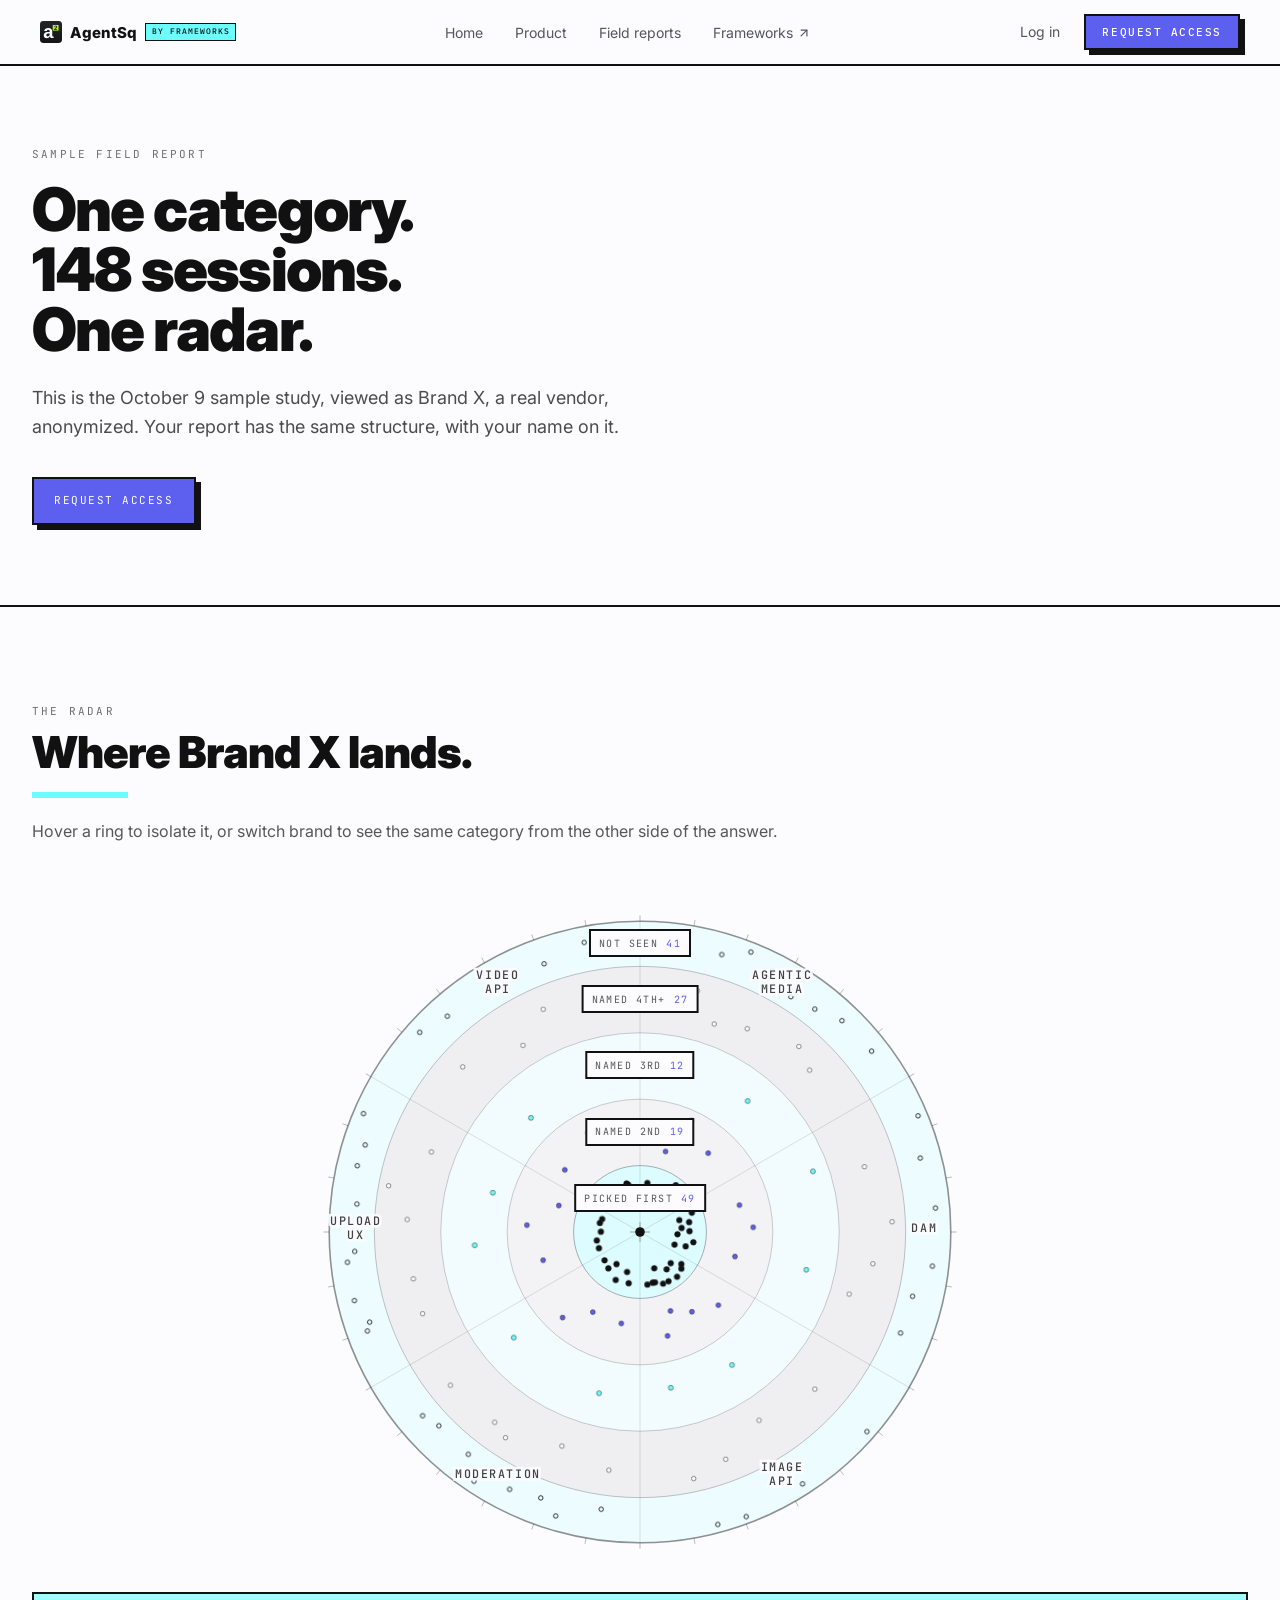
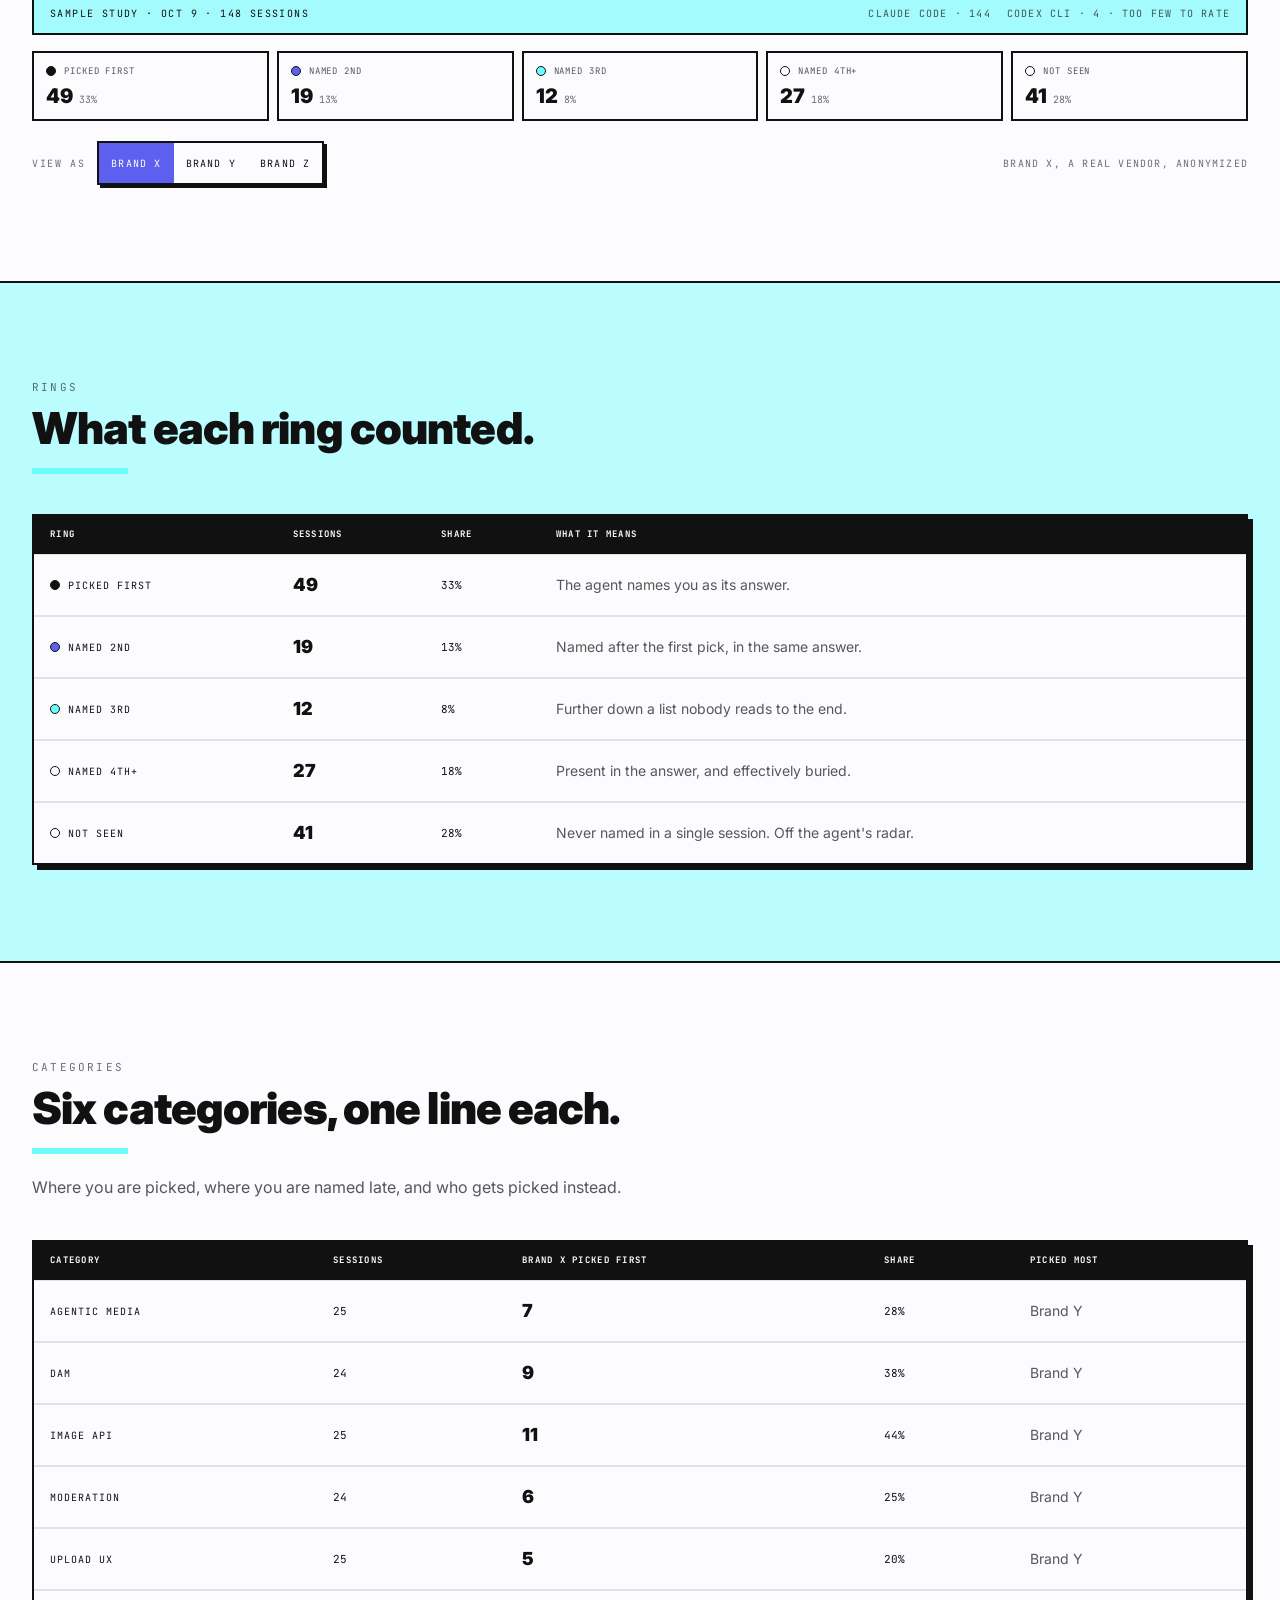
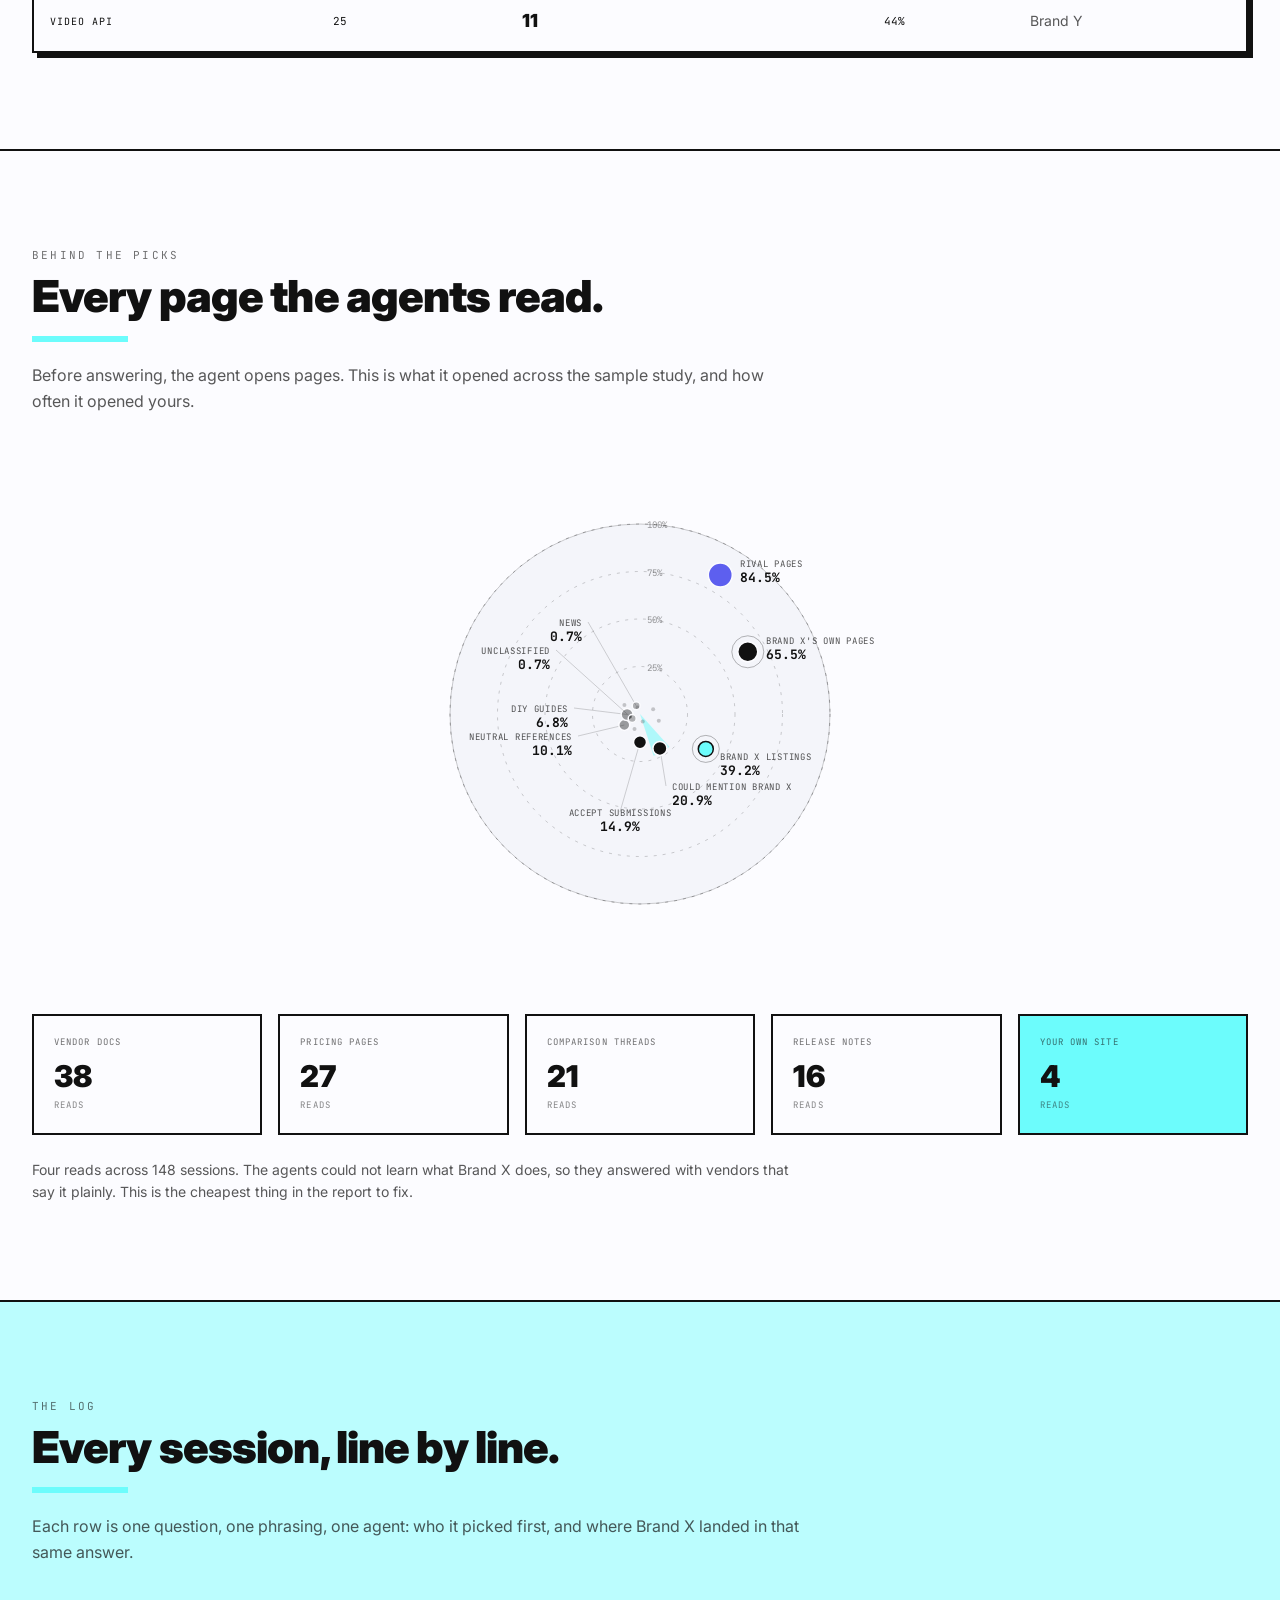
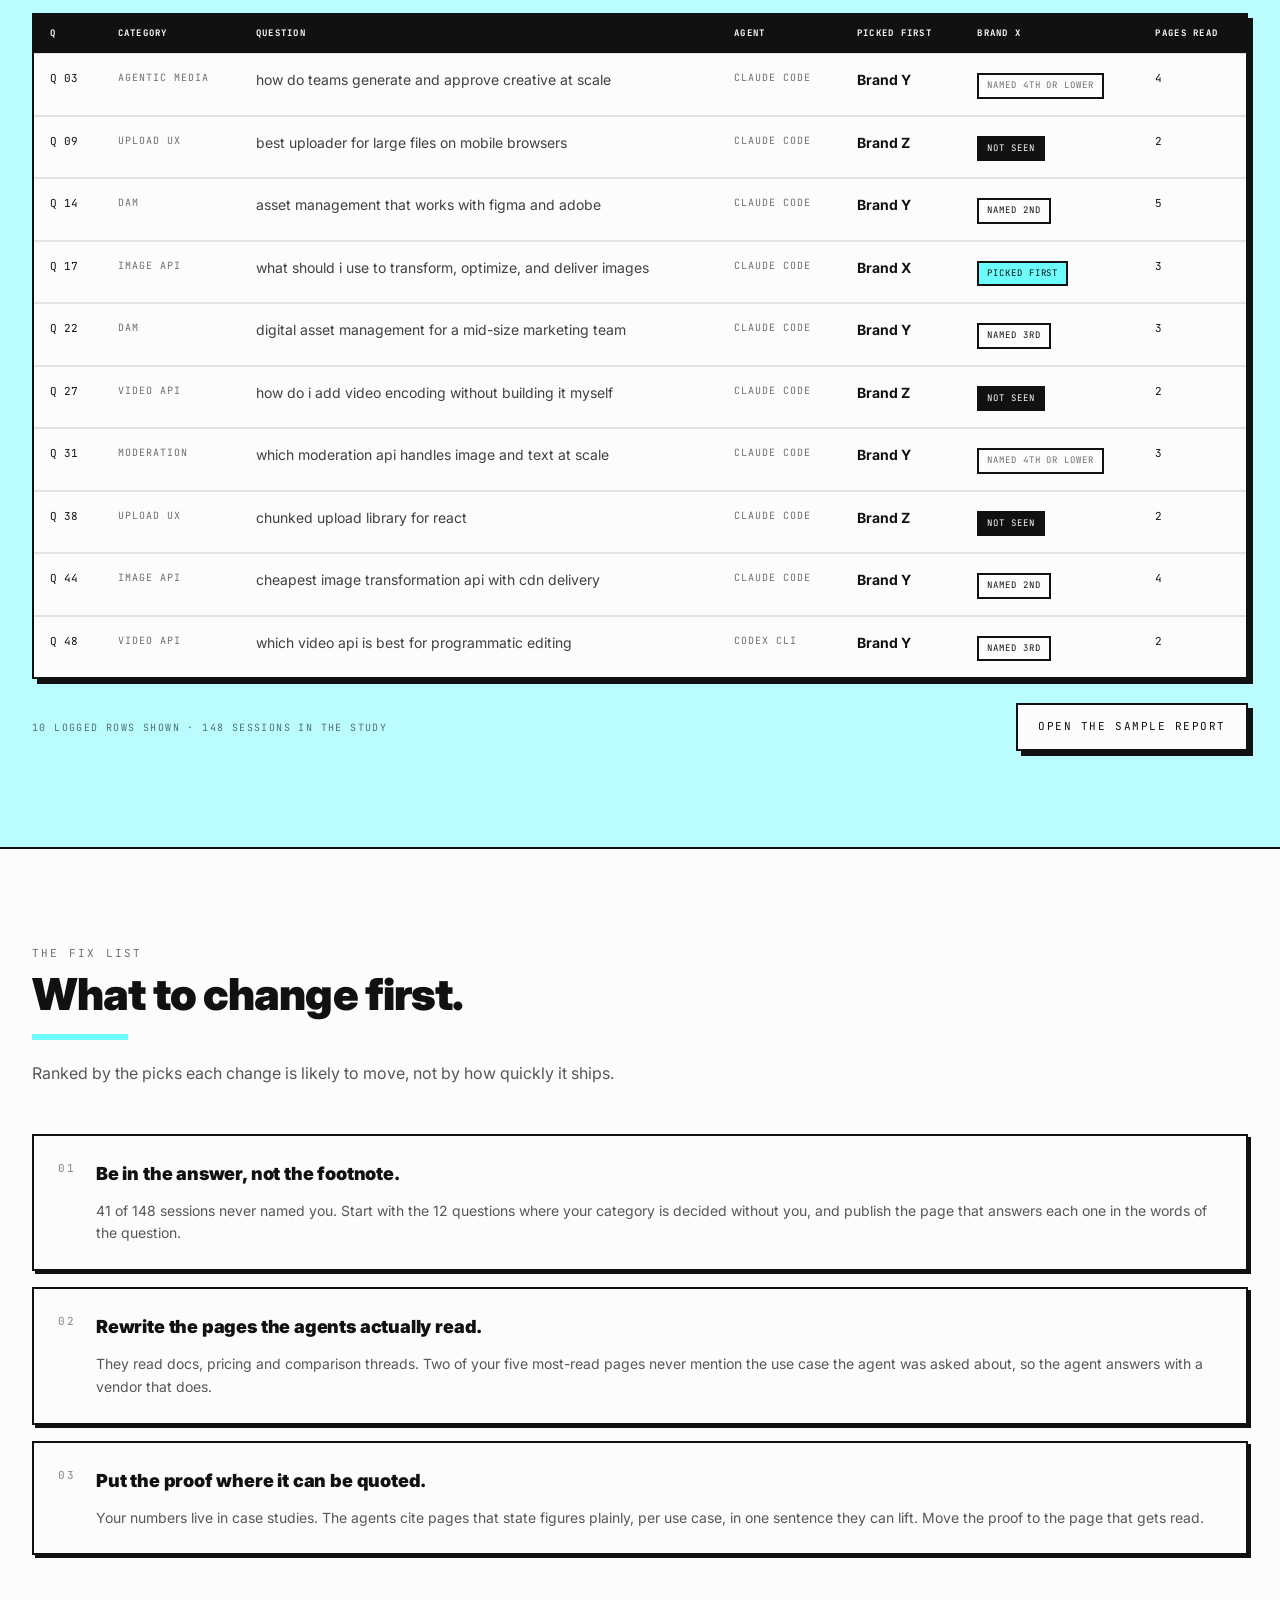
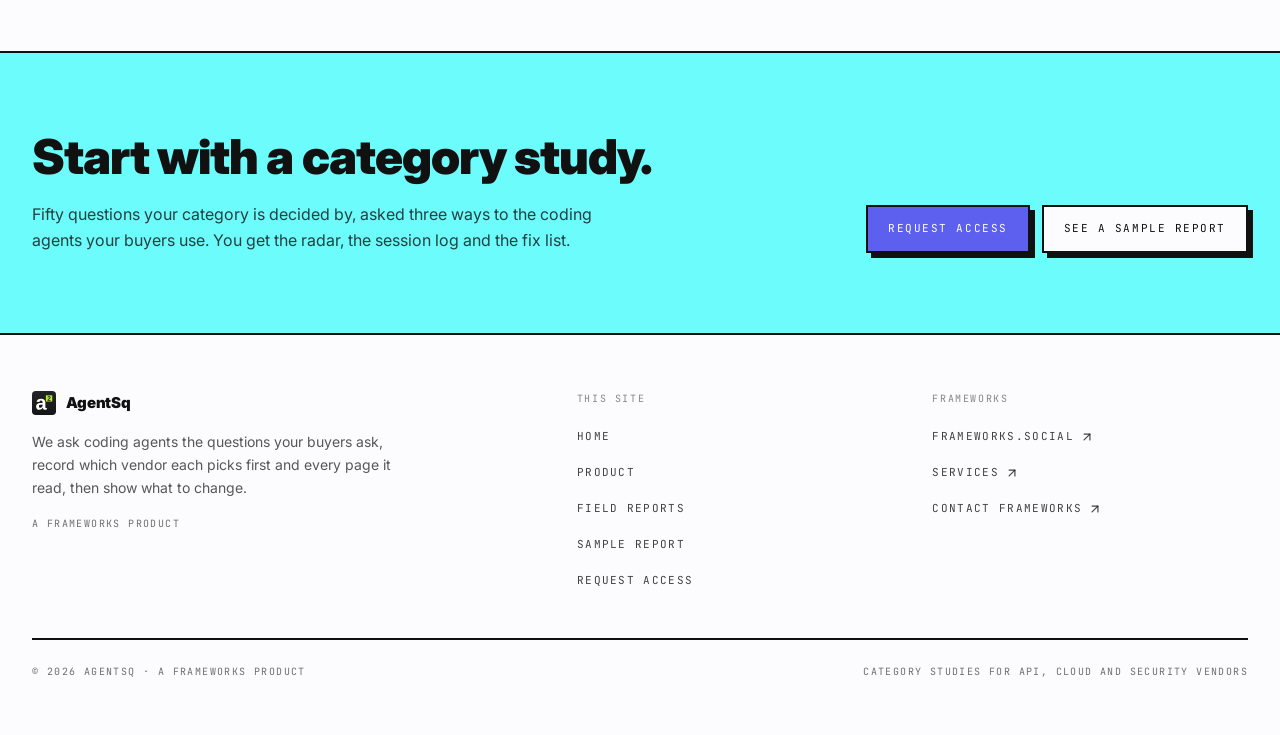
<file: site/sample-report/index.html>
<!doctype html>
<html lang="en">
<head>
<meta charset="utf-8">
<meta name="viewport" content="width=device-width,initial-scale=1">
<title>Sample report · AgentSq</title>
<meta name="description" content="AgentSq asks coding agents the questions your buyers ask, records which vendor each picks first and every page it read, then shows what to change.">
<link rel="icon" href="../icon.svg" sizes="any" type="image/svg+xml">
<link rel="preconnect" href="https://fonts.googleapis.com">
<link rel="preconnect" href="https://fonts.gstatic.com" crossorigin>
<link rel="stylesheet" href="https://fonts.googleapis.com/css2?family=Inter:wght@400;500;700;800;900&amp;family=JetBrains+Mono:wght@400;500&amp;family=IBM+Plex+Mono:wght@400;500&amp;display=swap">
<link rel="stylesheet" href="../assets/agent-squared.css">
<link rel="stylesheet" href="../assets/site-header.css">
</head>
<body>
<div id="root"><div class="flex min-h-screen flex-col bg-paper text-ink">
<header class="site-header" data-site-header="" data-section="Nav">
  <nav class="site-header__bar" aria-label="Primary">
    <div class="site-header__brand">
      <a href="../" class="site-header__home" aria-label="AgentSq, home"><svg xmlns="http://www.w3.org/2000/svg" class="site-header__mark" aria-hidden="true" focusable="false" viewBox="0 0 64 64"><defs><linearGradient id="a2g-h" x1="0" y1="0" x2="0" y2="1"><stop offset="0" stop-color="#232426"/><stop offset="1" stop-color="#141517"/></linearGradient></defs><rect width="64" height="64" rx="10" fill="url(#a2g-h)"/><path fill="#FFFFFF" d="M19.65 50Q15.52 50 13.21 47.75Q10.89 45.5 10.89 41.43Q10.89 37.01 13.77 34.7Q16.65 32.38 22.12 32.33L28.25 32.23V30.78Q28.25 27.99 27.27 26.64Q26.3 25.29 24.09 25.29Q22.04 25.29 21.08 26.22Q20.12 27.15 19.89 29.31L12.18 28.94Q12.89 24.79 15.98 22.64Q19.07 20.5 24.41 20.5Q29.8 20.5 32.72 23.16Q35.64 25.81 35.64 30.7V41.06Q35.64 43.45 36.17 44.36Q36.71 45.27 37.98 45.27Q38.82 45.27 39.61 45.11V49.11Q38.95 49.26 38.42 49.4Q37.9 49.53 37.37 49.61Q36.84 49.68 36.25 49.74Q35.66 49.79 34.87 49.79Q32.09 49.79 30.76 48.42Q29.43 47.06 29.17 44.4H29.01Q25.91 50 19.65 50ZM28.25 36.3 24.46 36.35Q21.88 36.46 20.81 36.92Q19.73 37.38 19.16 38.33Q18.6 39.27 18.6 40.85Q18.6 42.87 19.53 43.86Q20.46 44.85 22.02 44.85Q23.75 44.85 25.18 43.9Q26.62 42.95 27.43 41.28Q28.25 39.61 28.25 37.75Z"/><rect x="37" y="11.5" width="17" height="16.5" fill="#B5F21F"/><path fill="#161718" d="M41.26 25.9V24.22Q41.73 23.18 42.61 22.19Q43.48 21.2 44.8 20.13Q46.08 19.1 46.59 18.43Q47.1 17.75 47.1 17.11Q47.1 15.53 45.51 15.53Q44.73 15.53 44.33 15.94Q43.92 16.36 43.8 17.2L41.36 17.06Q41.57 15.37 42.62 14.49Q43.68 13.6 45.49 13.6Q47.45 13.6 48.5 14.49Q49.55 15.39 49.55 17.01Q49.55 17.86 49.22 18.55Q48.88 19.23 48.36 19.81Q47.83 20.4 47.19 20.9Q46.55 21.41 45.95 21.89Q45.35 22.37 44.85 22.86Q44.36 23.35 44.12 23.91H49.74V25.9Z"/></svg><span class="site-header__name">AgentSq</span></a>
      <a href="https://frameworks.social" target="_blank" rel="noreferrer" class="site-header__badge">By Frameworks</a>
    </div>
    <ul class="site-header__links">
      <li><a href="../" class="site-header__link">Home</a></li>
      <li><a href="../#product" class="site-header__link">Product</a></li>
      <li><a href="../#field-report" class="site-header__link">Field reports</a></li>
      <li><a href="https://frameworks.social" target="_blank" rel="noreferrer" class="site-header__link site-header__link--ext">Frameworks<svg xmlns="http://www.w3.org/2000/svg" width="24" height="24" viewBox="0 0 24 24" fill="none" stroke="currentColor" stroke-width="2" stroke-linecap="round" stroke-linejoin="round" class="site-header__ext-icon" aria-hidden="true"><path d="M7 7h10v10"></path><path d="M7 17 17 7"></path></svg></a></li>
    </ul>
    <div class="site-header__actions">
      <a href="https://agentsq.co/signin" class="site-header__link">Log in</a>
      <a href="../request-access/" class="site-header__cta">Request access</a>
    </div>
    <button type="button" class="site-header__toggle" aria-expanded="false" aria-controls="mobile-menu"><span data-menu-label="">Menu</span><span class="site-header__burger" aria-hidden="true"><span></span><span></span></span></button>
  </nav>
  <div id="mobile-menu" class="site-header__menu" hidden="">
    <ul>
      <li><a href="../">Home</a></li>
      <li><a href="../#product">Product</a></li>
      <li><a href="../#field-report">Field reports</a></li>
      <li><a href="https://frameworks.social" target="_blank" rel="noreferrer">Frameworks<svg xmlns="http://www.w3.org/2000/svg" width="24" height="24" viewBox="0 0 24 24" fill="none" stroke="currentColor" stroke-width="2" stroke-linecap="round" stroke-linejoin="round" class="site-header__ext-icon" aria-hidden="true"><path d="M7 7h10v10"></path><path d="M7 17 17 7"></path></svg></a></li>
      <li><a href="https://agentsq.co/signin">Log in</a></li>
    </ul>
    <a href="../request-access/" class="site-header__cta">Request access</a>
  </div>
</header>
<main class="site-main flex-1"><section class="border-b-2 border-ink bg-paper"><div class="mx-auto max-w-7xl px-5 py-14 sm:px-8 lg:py-20"><p class="font-mono text-[11px] uppercase tracking-[0.2em] text-ink/60">Sample field report</p><h1 class="mt-4 max-w-4xl text-4xl font-black leading-[0.98] tracking-[-0.03em] sm:text-5xl lg:text-6xl">One category.<br>148 sessions.<br>One radar.</h1><p class="mt-6 max-w-2xl text-lg leading-relaxed text-ink/75">This is the October 9 sample study, viewed as Brand X, a real vendor, anonymized. Your report has the same structure, with your name on it.</p><div class="mt-9 flex flex-wrap gap-3"><a class="inline-flex min-h-[48px] items-center justify-center gap-2 border-2 border-ink px-5 py-3 text-center font-mono text-[11px] uppercase leading-tight tracking-[0.14em] transition-transform duration-150 hover:-translate-y-[2px] active:translate-y-0 bg-electric text-white fw-shadow" href="../request-access/">Request access</a></div></div></section><section class="border-b-2 border-ink bg-paper"><div class="mx-auto max-w-7xl px-5 py-16 sm:px-8 lg:py-24"><div class="max-w-3xl "><p class="font-mono text-[11px] uppercase tracking-[0.2em] text-ink/60">The radar</p><h2 class="mt-3 text-3xl font-black leading-[1.05] tracking-[-0.02em] sm:text-4xl lg:text-[2.75rem]">Where Brand X lands.</h2><div class="mt-5 h-[6px] w-24 bg-signal"></div><p class="mt-5 text-base leading-relaxed text-ink/70">Hover a ring to isolate it, or switch brand to see the same category from the other side of the answer.</p></div><div class="mt-12"><div class="w-full" data-cat-radar="" data-autoplay=""><div class="relative mx-auto aspect-square w-full max-w-[680px]"><div class="pointer-events-none absolute left-1/2 top-1/2 aspect-square w-[78.2%] -translate-x-1/2 -translate-y-1/2"><div class="radar-sweep h-full w-full rounded-full" aria-hidden="true" style="background: conic-gradient(rgba(108, 252, 252, 0) 0deg, rgba(108, 252, 252, 0) 286deg, rgba(108, 252, 252, 0.55) 357deg, rgba(108, 252, 252, 0) 360deg);"></div></div><svg viewBox="-640 -640 1280 1280" class="absolute inset-0 h-full w-full" role="img" aria-label="Agent decision radar with 148 sessions. One dot per session: the centre is picked first, outer rings are named lower, outside the rim is never named."><circle r="62.5" fill="none" stroke="rgba(108, 252, 252, 0.22)" stroke-width="125"></circle><circle r="187.5" fill="none" stroke="rgba(17, 17, 17, 0.035)" stroke-width="125"></circle><circle r="312.5" fill="none" stroke="rgba(108, 252, 252, 0.07)" stroke-width="125"></circle><circle r="437.5" fill="none" stroke="rgba(17, 17, 17, 0.05)" stroke-width="125"></circle><circle r="542.5" fill="none" stroke="rgba(108, 252, 252, 0.1)" stroke-width="85"></circle><line x1="3.582091887506008e-14" y1="-585" x2="3.6494474614591125e-14" y2="-596" stroke="#111111" stroke-opacity="0.28" stroke-width="1" vector-effect="non-scaling-stroke"></line><line x1="101.58418393515429" y1="-576.1125355121417" x2="103.49431388949053" y2="-586.9454207952759" stroke="#111111" stroke-opacity="0.28" stroke-width="1" vector-effect="non-scaling-stroke"></line><line x1="200.08178384551627" y1="-549.7201831597564" x2="203.84400542209863" y2="-560.0568019884014" stroke="#111111" stroke-opacity="0.28" stroke-width="1" vector-effect="non-scaling-stroke"></line><line x1="292.50000000000006" y1="-506.62486121389657" x2="298.00000000000006" y2="-516.1511406555254" stroke="#111111" stroke-opacity="0.28" stroke-width="1" vector-effect="non-scaling-stroke"></line><line x1="376.0307516666255" y1="-448.13599922460213" x2="383.1014153731775" y2="-456.5624880989109" stroke="#111111" stroke-opacity="0.28" stroke-width="1" vector-effect="non-scaling-stroke"></line><line x1="448.13599922460213" y1="-376.03075166662546" x2="456.5624880989109" y2="-383.1014153731774" stroke="#111111" stroke-opacity="0.28" stroke-width="1" vector-effect="non-scaling-stroke"></line><line x1="506.6248612138966" y1="-292.49999999999994" x2="516.1511406555255" y2="-297.99999999999994" stroke="#111111" stroke-opacity="0.28" stroke-width="1" vector-effect="non-scaling-stroke"></line><line x1="549.7201831597564" y1="-200.08178384551618" x2="560.0568019884014" y2="-203.84400542209855" stroke="#111111" stroke-opacity="0.28" stroke-width="1" vector-effect="non-scaling-stroke"></line><line x1="576.1125355121417" y1="-101.58418393515424" x2="586.9454207952759" y2="-103.49431388949047" stroke="#111111" stroke-opacity="0.28" stroke-width="1" vector-effect="non-scaling-stroke"></line><line x1="585" y1="0" x2="596" y2="0" stroke="#111111" stroke-opacity="0.28" stroke-width="1" vector-effect="non-scaling-stroke"></line><line x1="576.1125355121417" y1="101.58418393515424" x2="586.9454207952759" y2="103.49431388949047" stroke="#111111" stroke-opacity="0.28" stroke-width="1" vector-effect="non-scaling-stroke"></line><line x1="549.7201831597564" y1="200.08178384551618" x2="560.0568019884014" y2="203.84400542209855" stroke="#111111" stroke-opacity="0.28" stroke-width="1" vector-effect="non-scaling-stroke"></line><line x1="506.6248612138966" y1="292.49999999999994" x2="516.1511406555255" y2="297.99999999999994" stroke="#111111" stroke-opacity="0.28" stroke-width="1" vector-effect="non-scaling-stroke"></line><line x1="448.13599922460213" y1="376.03075166662546" x2="456.5624880989109" y2="383.1014153731774" stroke="#111111" stroke-opacity="0.28" stroke-width="1" vector-effect="non-scaling-stroke"></line><line x1="376.0307516666255" y1="448.13599922460213" x2="383.1014153731775" y2="456.5624880989109" stroke="#111111" stroke-opacity="0.28" stroke-width="1" vector-effect="non-scaling-stroke"></line><line x1="292.50000000000006" y1="506.62486121389657" x2="298.00000000000006" y2="516.1511406555254" stroke="#111111" stroke-opacity="0.28" stroke-width="1" vector-effect="non-scaling-stroke"></line><line x1="200.08178384551627" y1="549.7201831597564" x2="203.84400542209863" y2="560.0568019884014" stroke="#111111" stroke-opacity="0.28" stroke-width="1" vector-effect="non-scaling-stroke"></line><line x1="101.58418393515429" y1="576.1125355121417" x2="103.49431388949053" y2="586.9454207952759" stroke="#111111" stroke-opacity="0.28" stroke-width="1" vector-effect="non-scaling-stroke"></line><line x1="3.582091887506008e-14" y1="585" x2="3.6494474614591125e-14" y2="596" stroke="#111111" stroke-opacity="0.28" stroke-width="1" vector-effect="non-scaling-stroke"></line><line x1="-101.58418393515423" y1="576.1125355121417" x2="-103.49431388949046" y2="586.9454207952759" stroke="#111111" stroke-opacity="0.28" stroke-width="1" vector-effect="non-scaling-stroke"></line><line x1="-200.08178384551618" y1="549.7201831597564" x2="-203.84400542209855" y2="560.0568019884014" stroke="#111111" stroke-opacity="0.28" stroke-width="1" vector-effect="non-scaling-stroke"></line><line x1="-292.4999999999999" y1="506.6248612138966" x2="-297.9999999999999" y2="516.1511406555255" stroke="#111111" stroke-opacity="0.28" stroke-width="1" vector-effect="non-scaling-stroke"></line><line x1="-376.0307516666255" y1="448.13599922460213" x2="-383.1014153731775" y2="456.5624880989109" stroke="#111111" stroke-opacity="0.28" stroke-width="1" vector-effect="non-scaling-stroke"></line><line x1="-448.1359992246021" y1="376.0307516666256" x2="-456.5624880989108" y2="383.10141537317753" stroke="#111111" stroke-opacity="0.28" stroke-width="1" vector-effect="non-scaling-stroke"></line><line x1="-506.6248612138966" y1="292.49999999999994" x2="-516.1511406555255" y2="297.99999999999994" stroke="#111111" stroke-opacity="0.28" stroke-width="1" vector-effect="non-scaling-stroke"></line><line x1="-549.7201831597564" y1="200.0817838455163" x2="-560.0568019884014" y2="203.84400542209866" stroke="#111111" stroke-opacity="0.28" stroke-width="1" vector-effect="non-scaling-stroke"></line><line x1="-576.1125355121417" y1="101.58418393515421" x2="-586.9454207952759" y2="103.49431388949044" stroke="#111111" stroke-opacity="0.28" stroke-width="1" vector-effect="non-scaling-stroke"></line><line x1="-585" y1="7.164183775012016e-14" x2="-596" y2="7.298894922918225e-14" stroke="#111111" stroke-opacity="0.28" stroke-width="1" vector-effect="non-scaling-stroke"></line><line x1="-576.1125355121417" y1="-101.58418393515433" x2="-586.9454207952759" y2="-103.49431388949056" stroke="#111111" stroke-opacity="0.28" stroke-width="1" vector-effect="non-scaling-stroke"></line><line x1="-549.7201831597564" y1="-200.08178384551616" x2="-560.0568019884014" y2="-203.84400542209852" stroke="#111111" stroke-opacity="0.28" stroke-width="1" vector-effect="non-scaling-stroke"></line><line x1="-506.62486121389657" y1="-292.50000000000006" x2="-516.1511406555254" y2="-298.00000000000006" stroke="#111111" stroke-opacity="0.28" stroke-width="1" vector-effect="non-scaling-stroke"></line><line x1="-448.13599922460213" y1="-376.03075166662546" x2="-456.5624880989109" y2="-383.1014153731774" stroke="#111111" stroke-opacity="0.28" stroke-width="1" vector-effect="non-scaling-stroke"></line><line x1="-376.0307516666256" y1="-448.1359992246021" x2="-383.10141537317753" y2="-456.5624880989108" stroke="#111111" stroke-opacity="0.28" stroke-width="1" vector-effect="non-scaling-stroke"></line><line x1="-292.5000000000003" y1="-506.62486121389645" x2="-298.0000000000003" y2="-516.1511406555253" stroke="#111111" stroke-opacity="0.28" stroke-width="1" vector-effect="non-scaling-stroke"></line><line x1="-200.08178384551658" y1="-549.7201831597563" x2="-203.84400542209895" y2="-560.0568019884013" stroke="#111111" stroke-opacity="0.28" stroke-width="1" vector-effect="non-scaling-stroke"></line><line x1="-101.58418393515424" y1="-576.1125355121417" x2="-103.49431388949047" y2="-586.9454207952759" stroke="#111111" stroke-opacity="0.28" stroke-width="1" vector-effect="non-scaling-stroke"></line><line x1="0" y1="0" x2="3.582091887506008e-14" y2="-585" stroke="#111111" stroke-opacity="0.12" stroke-width="1" vector-effect="non-scaling-stroke"></line><line x1="0" y1="0" x2="506.6248612138966" y2="-292.49999999999994" stroke="#111111" stroke-opacity="0.12" stroke-width="1" vector-effect="non-scaling-stroke"></line><line x1="0" y1="0" x2="506.6248612138966" y2="292.49999999999994" stroke="#111111" stroke-opacity="0.12" stroke-width="1" vector-effect="non-scaling-stroke"></line><line x1="0" y1="0" x2="3.582091887506008e-14" y2="585" stroke="#111111" stroke-opacity="0.12" stroke-width="1" vector-effect="non-scaling-stroke"></line><line x1="0" y1="0" x2="-506.6248612138966" y2="292.49999999999994" stroke="#111111" stroke-opacity="0.12" stroke-width="1" vector-effect="non-scaling-stroke"></line><line x1="0" y1="0" x2="-506.62486121389657" y2="-292.50000000000006" stroke="#111111" stroke-opacity="0.12" stroke-width="1" vector-effect="non-scaling-stroke"></line><circle r="125" fill="none" stroke="#111111" stroke-opacity="0.32" stroke-width="1" vector-effect="non-scaling-stroke"></circle><circle r="250" fill="none" stroke="#111111" stroke-opacity="0.2" stroke-width="1" vector-effect="non-scaling-stroke"></circle><circle r="375" fill="none" stroke="#111111" stroke-opacity="0.2" stroke-width="1" vector-effect="non-scaling-stroke"></circle><circle r="500" fill="none" stroke="#111111" stroke-opacity="0.24" stroke-width="1" vector-effect="non-scaling-stroke"></circle><circle r="585" fill="none" stroke="#111111" stroke-opacity="0.45" stroke-width="1.6" vector-effect="non-scaling-stroke"></circle><g><g opacity="1"><circle cx="13.829573808366455" cy="-92.18591702070994" r="5.4" fill="#111111" stroke="#111111" stroke-width="0.9" class="radar-blip" style="animation-delay: 0s;"></circle></g><g opacity="1"><circle cx="24.523063244997694" cy="-72.87710195553696" r="5.4" fill="#111111" stroke="#111111" stroke-width="0.9" class="radar-blip" style="animation-delay: 0.008s;"></circle></g><g opacity="1"><circle cx="31.73643901406638" cy="-72.33305569933006" r="5.4" fill="#111111" stroke="#111111" stroke-width="0.9" class="radar-blip" style="animation-delay: 0.016s;"></circle></g><g opacity="1"><circle cx="43.49328981299551" cy="-75.15790641146799" r="5.4" fill="#111111" stroke="#111111" stroke-width="0.9" class="radar-blip" style="animation-delay: 0.024s;"></circle></g><g opacity="1"><circle cx="67.42483289725627" cy="-87.97903902342202" r="5.4" fill="#111111" stroke="#111111" stroke-width="0.9" class="radar-blip" style="animation-delay: 0.032s;"></circle></g><g opacity="1"><circle cx="56.560501980442304" cy="-54.5729948173522" r="5.4" fill="#111111" stroke="#111111" stroke-width="0.9" class="radar-blip" style="animation-delay: 0.041s;"></circle></g><g opacity="1"><circle cx="54.755761135117375" cy="-47.95814652212199" r="5.4" fill="#111111" stroke="#111111" stroke-width="0.9" class="radar-blip" style="animation-delay: 0.049s;"></circle></g><g opacity="1"><circle cx="48.05949467950108" cy="-151.54450334109163" r="4.6" fill="#5D5FEF" stroke="#111111" stroke-width="0.9" class="radar-blip" style="animation-delay: 0.057s;"></circle></g><g opacity="1"><circle cx="96.48974242844656" cy="-209.84181433750575" r="4.6" fill="#5D5FEF" stroke="#111111" stroke-width="0.9" class="radar-blip" style="animation-delay: 0.065s;"></circle></g><g opacity="1"><circle cx="128.37815168858273" cy="-148.33427630130439" r="4.6" fill="#5D5FEF" stroke="#111111" stroke-width="0.9" class="radar-blip" style="animation-delay: 0.073s;"></circle></g><g opacity="1"><circle cx="56.37657649347121" cy="-299.29794030205926" r="4.6" fill="#6CFCFC" stroke="#111111" stroke-width="0.9" class="radar-blip" style="animation-delay: 0.081s;"></circle></g><g opacity="1"><circle cx="202.60067643190382" cy="-246.44292975424628" r="4.6" fill="#6CFCFC" stroke="#111111" stroke-width="0.9" class="radar-blip" style="animation-delay: 0.089s;"></circle></g><g opacity="1"><circle cx="108.00790067747344" cy="-453.90923858796043" r="4.2" fill="#FCFCFF" stroke="#111111" stroke-width="0.9" class="radar-blip" style="animation-delay: 0.097s;"></circle></g><g opacity="1"><circle cx="139.66572794042696" cy="-391.5034041203309" r="4.2" fill="#FCFCFF" stroke="#111111" stroke-width="0.9" class="radar-blip" style="animation-delay: 0.105s;"></circle></g><g opacity="1"><circle cx="201.88798078174975" cy="-382.6754578324755" r="4.2" fill="#FCFCFF" stroke="#111111" stroke-width="0.9" class="radar-blip" style="animation-delay: 0.114s;"></circle></g><g opacity="1"><circle cx="299.1215694581777" cy="-349.2743527072121" r="4.2" fill="#FCFCFF" stroke="#111111" stroke-width="0.9" class="radar-blip" style="animation-delay: 0.122s;"></circle></g><g opacity="1"><circle cx="319.27649426629415" cy="-304.512060621718" r="4.2" fill="#FCFCFF" stroke="#111111" stroke-width="0.9" class="radar-blip" style="animation-delay: 0.13s;"></circle></g><g opacity="1"><circle cx="72.1347819882708" cy="-553.3069660484877" r="4.2" fill="none" stroke="#111111" stroke-width="1.6" class="radar-blip" style="animation-delay: 0.138s;"></circle></g><g opacity="1"><circle cx="153.93141274992243" cy="-522.1526767169617" r="4.2" fill="none" stroke="#111111" stroke-width="1.6" class="radar-blip" style="animation-delay: 0.146s;"></circle></g><g opacity="1"><circle cx="208.76765056398625" cy="-526.8364310822332" r="4.2" fill="none" stroke="#111111" stroke-width="1.6" class="radar-blip" style="animation-delay: 0.154s;"></circle></g><g opacity="1"><circle cx="249.19175885672652" cy="-491.2257121020449" r="4.2" fill="none" stroke="#111111" stroke-width="1.6" class="radar-blip" style="animation-delay: 0.162s;"></circle></g><g opacity="1"><circle cx="284.02493550447076" cy="-442.8334326298015" r="4.2" fill="none" stroke="#111111" stroke-width="1.6" class="radar-blip" style="animation-delay: 0.17s;"></circle></g><g opacity="1"><circle cx="329.08542340800443" cy="-419.53653254340935" r="4.2" fill="none" stroke="#111111" stroke-width="1.6" class="radar-blip" style="animation-delay: 0.178s;"></circle></g><g opacity="1"><circle cx="380.2255231336702" cy="-397.8446548445977" r="4.2" fill="none" stroke="#111111" stroke-width="1.6" class="radar-blip" style="animation-delay: 0.186s;"></circle></g><g opacity="1"><circle cx="436.00817885508036" cy="-340.33142824456036" r="4.2" fill="none" stroke="#111111" stroke-width="1.6" class="radar-blip" style="animation-delay: 0.195s;"></circle></g><g opacity="1"><circle cx="97.59294177271948" cy="-36.38374110388273" r="5.4" fill="#111111" stroke="#111111" stroke-width="0.9" class="radar-blip" style="animation-delay: 0.203s;"></circle></g><g opacity="1"><circle cx="74.03007912831379" cy="-22.401631187579593" r="5.4" fill="#111111" stroke="#111111" stroke-width="0.9" class="radar-blip" style="animation-delay: 0.211s;"></circle></g><g opacity="1"><circle cx="92.47019655327377" cy="-18.535965193425113" r="5.4" fill="#111111" stroke="#111111" stroke-width="0.9" class="radar-blip" style="animation-delay: 0.219s;"></circle></g><g opacity="1"><circle cx="78.31546055005187" cy="-7.609905965818874" r="5.4" fill="#111111" stroke="#111111" stroke-width="0.9" class="radar-blip" style="animation-delay: 0.227s;"></circle></g><g opacity="1"><circle cx="93.21935934557007" cy="-1.545764864267553" r="5.4" fill="#111111" stroke="#111111" stroke-width="0.9" class="radar-blip" style="animation-delay: 0.235s;"></circle></g><g opacity="1"><circle cx="70.5718837720102" cy="4.300025523552917" r="5.4" fill="#111111" stroke="#111111" stroke-width="0.9" class="radar-blip" style="animation-delay: 0.243s;"></circle></g><g opacity="1"><circle cx="100.45648157988542" cy="19.171420353046337" r="5.4" fill="#111111" stroke="#111111" stroke-width="0.9" class="radar-blip" style="animation-delay: 0.251s;"></circle></g><g opacity="1"><circle cx="85.97578797574077" cy="26.957012498110192" r="5.4" fill="#111111" stroke="#111111" stroke-width="0.9" class="radar-blip" style="animation-delay: 0.259s;"></circle></g><g opacity="1"><circle cx="65.00494260327304" cy="23.744449577966982" r="5.4" fill="#111111" stroke="#111111" stroke-width="0.9" class="radar-blip" style="animation-delay: 0.268s;"></circle></g><g opacity="1"><circle cx="187.2345906043769" cy="-50.577932773982624" r="4.6" fill="#5D5FEF" stroke="#111111" stroke-width="0.9" class="radar-blip" style="animation-delay: 0.276s;"></circle></g><g opacity="1"><circle cx="213.09834203732143" cy="-8.794248234715553" r="4.6" fill="#5D5FEF" stroke="#111111" stroke-width="0.9" class="radar-blip" style="animation-delay: 0.284s;"></circle></g><g opacity="1"><circle cx="178.74845206601654" cy="46.303100659533854" r="4.6" fill="#5D5FEF" stroke="#111111" stroke-width="0.9" class="radar-blip" style="animation-delay: 0.292s;"></circle></g><g opacity="1"><circle cx="325.5294447426068" cy="-114.10625669804425" r="4.6" fill="#6CFCFC" stroke="#111111" stroke-width="0.9" class="radar-blip" style="animation-delay: 0.3s;"></circle></g><g opacity="1"><circle cx="313.0711208964951" cy="71.23652225555595" r="4.6" fill="#6CFCFC" stroke="#111111" stroke-width="0.9" class="radar-blip" style="animation-delay: 0.308s;"></circle></g><g opacity="1"><circle cx="422.45135634297384" cy="-122.87319062747774" r="4.2" fill="#FCFCFF" stroke="#111111" stroke-width="0.9" class="radar-blip" style="animation-delay: 0.316s;"></circle></g><g opacity="1"><circle cx="474.5580480139161" cy="-19.218230309378182" r="4.2" fill="#FCFCFF" stroke="#111111" stroke-width="0.9" class="radar-blip" style="animation-delay: 0.324s;"></circle></g><g opacity="1"><circle cx="438.3595745249621" cy="59.83649449865089" r="4.2" fill="#FCFCFF" stroke="#111111" stroke-width="0.9" class="radar-blip" style="animation-delay: 0.332s;"></circle></g><g opacity="1"><circle cx="393.67623773071915" cy="116.87456364666896" r="4.2" fill="#FCFCFF" stroke="#111111" stroke-width="0.9" class="radar-blip" style="animation-delay: 0.341s;"></circle></g><g opacity="1"><circle cx="523.5318463497165" cy="-218.69254574800604" r="4.2" fill="none" stroke="#111111" stroke-width="1.6" class="radar-blip" style="animation-delay: 0.349s;"></circle></g><g opacity="1"><circle cx="527.6212363249274" cy="-139.2223074327774" r="4.2" fill="none" stroke="#111111" stroke-width="1.6" class="radar-blip" style="animation-delay: 0.357s;"></circle></g><g opacity="1"><circle cx="556.2310851248759" cy="-45.11213240266905" r="4.2" fill="none" stroke="#111111" stroke-width="1.6" class="radar-blip" style="animation-delay: 0.365s;"></circle></g><g opacity="1"><circle cx="550.3796514820613" cy="64.32450518470515" r="4.2" fill="none" stroke="#111111" stroke-width="1.6" class="radar-blip" style="animation-delay: 0.373s;"></circle></g><g opacity="1"><circle cx="513.0099777805133" cy="121.01464768867243" r="4.2" fill="none" stroke="#111111" stroke-width="1.6" class="radar-blip" style="animation-delay: 0.381s;"></circle></g><g opacity="1"><circle cx="490.4751526434322" cy="190.19745351639628" r="4.2" fill="none" stroke="#111111" stroke-width="1.6" class="radar-blip" style="animation-delay: 0.389s;"></circle></g><g opacity="1"><circle cx="77.88232755306375" cy="60.38808044002174" r="5.4" fill="#111111" stroke="#111111" stroke-width="0.9" class="radar-blip" style="animation-delay: 0.397s;"></circle></g><g opacity="1"><circle cx="77.91712738686047" cy="68.94356621921709" r="5.4" fill="#111111" stroke="#111111" stroke-width="0.9" class="radar-blip" style="animation-delay: 0.405s;"></circle></g><g opacity="1"><circle cx="57.82011479310409" cy="58.71304646700716" r="5.4" fill="#111111" stroke="#111111" stroke-width="0.9" class="radar-blip" style="animation-delay: 0.414s;"></circle></g><g opacity="1"><circle cx="69.7738774684136" cy="84.2552313634332" r="5.4" fill="#111111" stroke="#111111" stroke-width="0.9" class="radar-blip" style="animation-delay: 0.422s;"></circle></g><g opacity="1"><circle cx="50.15893719178847" cy="70.20163974568115" r="5.4" fill="#111111" stroke="#111111" stroke-width="0.9" class="radar-blip" style="animation-delay: 0.43s;"></circle></g><g opacity="1"><circle cx="53.738977499049305" cy="92.74831942622613" r="5.4" fill="#111111" stroke="#111111" stroke-width="0.9" class="radar-blip" style="animation-delay: 0.438s;"></circle></g><g opacity="1"><circle cx="43.50004859875785" cy="97.12740856552496" r="5.4" fill="#111111" stroke="#111111" stroke-width="0.9" class="radar-blip" style="animation-delay: 0.446s;"></circle></g><g opacity="1"><circle cx="26.843511040515043" cy="68.32096135269711" r="5.4" fill="#111111" stroke="#111111" stroke-width="0.9" class="radar-blip" style="animation-delay: 0.454s;"></circle></g><g opacity="1"><circle cx="28.36452401391023" cy="94.85720844013213" r="5.4" fill="#111111" stroke="#111111" stroke-width="0.9" class="radar-blip" style="animation-delay: 0.462s;"></circle></g><g opacity="1"><circle cx="23.74366967852961" cy="95.52489752822498" r="5.4" fill="#111111" stroke="#111111" stroke-width="0.9" class="radar-blip" style="animation-delay: 0.47s;"></circle></g><g opacity="1"><circle cx="13.982574714464112" cy="98.91604674595207" r="5.4" fill="#111111" stroke="#111111" stroke-width="0.9" class="radar-blip" style="animation-delay: 0.478s;"></circle></g><g opacity="1"><circle cx="147.51511510781341" cy="137.77977848201408" r="4.6" fill="#5D5FEF" stroke="#111111" stroke-width="0.9" class="radar-blip" style="animation-delay: 0.486s;"></circle></g><g opacity="1"><circle cx="97.74036844084962" cy="150.1481285341366" r="4.6" fill="#5D5FEF" stroke="#111111" stroke-width="0.9" class="radar-blip" style="animation-delay: 0.495s;"></circle></g><g opacity="1"><circle cx="57.409527096214084" cy="148.62335945062446" r="4.6" fill="#5D5FEF" stroke="#111111" stroke-width="0.9" class="radar-blip" style="animation-delay: 0.503s;"></circle></g><g opacity="1"><circle cx="51.90027508673484" cy="195.61414925287187" r="4.6" fill="#5D5FEF" stroke="#111111" stroke-width="0.9" class="radar-blip" style="animation-delay: 0.511s;"></circle></g><g opacity="1"><circle cx="173.2802690228179" cy="250.38949049155772" r="4.6" fill="#6CFCFC" stroke="#111111" stroke-width="0.9" class="radar-blip" style="animation-delay: 0.519s;"></circle></g><g opacity="1"><circle cx="57.9745496293926" cy="293.2286856220735" r="4.6" fill="#6CFCFC" stroke="#111111" stroke-width="0.9" class="radar-blip" style="animation-delay: 0.527s;"></circle></g><g opacity="1"><circle cx="329.1970197992264" cy="295.6672724458175" r="4.2" fill="#FCFCFF" stroke="#111111" stroke-width="0.9" class="radar-blip" style="animation-delay: 0.535s;"></circle></g><g opacity="1"><circle cx="224.13378160762846" cy="354.5480641079498" r="4.2" fill="#FCFCFF" stroke="#111111" stroke-width="0.9" class="radar-blip" style="animation-delay: 0.543s;"></circle></g><g opacity="1"><circle cx="161.29388857877666" cy="427.7138062934743" r="4.2" fill="#FCFCFF" stroke="#111111" stroke-width="0.9" class="radar-blip" style="animation-delay: 0.551s;"></circle></g><g opacity="1"><circle cx="101.19924523655246" cy="464.08710541347864" r="4.2" fill="#FCFCFF" stroke="#111111" stroke-width="0.9" class="radar-blip" style="animation-delay: 0.559s;"></circle></g><g opacity="1"><circle cx="427.3306980722325" cy="375.74488629623835" r="4.2" fill="none" stroke="#111111" stroke-width="1.6" class="radar-blip" style="animation-delay: 0.568s;"></circle></g><g opacity="1"><circle cx="305.9619153686042" cy="474.1522979184594" r="4.2" fill="none" stroke="#111111" stroke-width="1.6" class="radar-blip" style="animation-delay: 0.576s;"></circle></g><g opacity="1"><circle cx="199.97846925982887" cy="535.7673733749016" r="4.2" fill="none" stroke="#111111" stroke-width="1.6" class="radar-blip" style="animation-delay: 0.584s;"></circle></g><g opacity="1"><circle cx="146.45130212309363" cy="550.5220973821251" r="4.2" fill="none" stroke="#111111" stroke-width="1.6" class="radar-blip" style="animation-delay: 0.592s;"></circle></g><g opacity="1"><circle cx="-21.28901360349957" cy="96.45822160515496" r="5.4" fill="#111111" stroke="#111111" stroke-width="0.9" class="radar-blip" style="animation-delay: 0.6s;"></circle></g><g opacity="1"><circle cx="-24.307732948339957" cy="75.13297108329213" r="5.4" fill="#111111" stroke="#111111" stroke-width="0.9" class="radar-blip" style="animation-delay: 0.608s;"></circle></g><g opacity="1"><circle cx="-45.70758431603284" cy="90.31485271735622" r="5.4" fill="#111111" stroke="#111111" stroke-width="0.9" class="radar-blip" style="animation-delay: 0.616s;"></circle></g><g opacity="1"><circle cx="-44.22517369313404" cy="60.47084776321035" r="5.4" fill="#111111" stroke="#111111" stroke-width="0.9" class="radar-blip" style="animation-delay: 0.624s;"></circle></g><g opacity="1"><circle cx="-59.54587673173002" cy="68.40631803212226" r="5.4" fill="#111111" stroke="#111111" stroke-width="0.9" class="radar-blip" style="animation-delay: 0.632s;"></circle></g><g opacity="1"><circle cx="-66.69406054728084" cy="53.25082133619063" r="5.4" fill="#111111" stroke="#111111" stroke-width="0.9" class="radar-blip" style="animation-delay: 0.641s;"></circle></g><g opacity="1"><circle cx="-35.15480805545739" cy="172.10009255413402" r="4.6" fill="#5D5FEF" stroke="#111111" stroke-width="0.9" class="radar-blip" style="animation-delay: 0.649s;"></circle></g><g opacity="1"><circle cx="-88.80758371956198" cy="150.78592012122138" r="4.6" fill="#5D5FEF" stroke="#111111" stroke-width="0.9" class="radar-blip" style="animation-delay: 0.657s;"></circle></g><g opacity="1"><circle cx="-145.7424957412156" cy="161.0780449278563" r="4.6" fill="#5D5FEF" stroke="#111111" stroke-width="0.9" class="radar-blip" style="animation-delay: 0.665s;"></circle></g><g opacity="1"><circle cx="-77.10889081082567" cy="303.57763307771035" r="4.6" fill="#6CFCFC" stroke="#111111" stroke-width="0.9" class="radar-blip" style="animation-delay: 0.673s;"></circle></g><g opacity="1"><circle cx="-237.65173476964713" cy="198.77879308331634" r="4.6" fill="#6CFCFC" stroke="#111111" stroke-width="0.9" class="radar-blip" style="animation-delay: 0.681s;"></circle></g><g opacity="1"><circle cx="-58.59370636578715" cy="448.3721867999102" r="4.2" fill="#FCFCFF" stroke="#111111" stroke-width="0.9" class="radar-blip" style="animation-delay: 0.689s;"></circle></g><g opacity="1"><circle cx="-146.99350432628177" cy="402.9731054738424" r="4.2" fill="#FCFCFF" stroke="#111111" stroke-width="0.9" class="radar-blip" style="animation-delay: 0.697s;"></circle></g><g opacity="1"><circle cx="-253.20732222657136" cy="387.15684764248306" r="4.2" fill="#FCFCFF" stroke="#111111" stroke-width="0.9" class="radar-blip" style="animation-delay: 0.705s;"></circle></g><g opacity="1"><circle cx="-273.57146081248004" cy="358.3107128067351" r="4.2" fill="#FCFCFF" stroke="#111111" stroke-width="0.9" class="radar-blip" style="animation-delay: 0.714s;"></circle></g><g opacity="1"><circle cx="-356.82658544009803" cy="288.54291509212715" r="4.2" fill="#FCFCFF" stroke="#111111" stroke-width="0.9" class="radar-blip" style="animation-delay: 0.722s;"></circle></g><g opacity="1"><circle cx="-73.05335160179364" cy="521.888925457601" r="4.2" fill="none" stroke="#111111" stroke-width="1.6" class="radar-blip" style="animation-delay: 0.73s;"></circle></g><g opacity="1"><circle cx="-158.61688663914452" cy="534.5235763947738" r="4.2" fill="none" stroke="#111111" stroke-width="1.6" class="radar-blip" style="animation-delay: 0.738s;"></circle></g><g opacity="1"><circle cx="-186.71121675107048" cy="500.5060954285789" r="4.2" fill="none" stroke="#111111" stroke-width="1.6" class="radar-blip" style="animation-delay: 0.746s;"></circle></g><g opacity="1"><circle cx="-245.4105058123207" cy="484.4011978346807" r="4.2" fill="none" stroke="#111111" stroke-width="1.6" class="radar-blip" style="animation-delay: 0.754s;"></circle></g><g opacity="1"><circle cx="-312.3968511208645" cy="469.09987403317047" r="4.2" fill="none" stroke="#111111" stroke-width="1.6" class="radar-blip" style="animation-delay: 0.762s;"></circle></g><g opacity="1"><circle cx="-323.1547623387641" cy="418.5499551729622" r="4.2" fill="none" stroke="#111111" stroke-width="1.6" class="radar-blip" style="animation-delay: 0.77s;"></circle></g><g opacity="1"><circle cx="-378.5572254795112" cy="364.7176871937322" r="4.2" fill="none" stroke="#111111" stroke-width="1.6" class="radar-blip" style="animation-delay: 0.778s;"></circle></g><g opacity="1"><circle cx="-409.18710363179986" cy="345.8471221266795" r="4.2" fill="none" stroke="#111111" stroke-width="1.6" class="radar-blip" style="animation-delay: 0.786s;"></circle></g><g opacity="1"><circle cx="-77.24502294200036" cy="30.558449180210154" r="5.4" fill="#111111" stroke="#111111" stroke-width="0.9" class="radar-blip" style="animation-delay: 0.795s;"></circle></g><g opacity="1"><circle cx="-81.2469177540013" cy="15.971348795442202" r="5.4" fill="#111111" stroke="#111111" stroke-width="0.9" class="radar-blip" style="animation-delay: 0.803s;"></circle></g><g opacity="1"><circle cx="-73.61312426679692" cy="-0.4952767103448476" r="5.4" fill="#111111" stroke="#111111" stroke-width="0.9" class="radar-blip" style="animation-delay: 0.811s;"></circle></g><g opacity="1"><circle cx="-75.49086976627656" cy="-17.06539280022578" r="5.4" fill="#111111" stroke="#111111" stroke-width="0.9" class="radar-blip" style="animation-delay: 0.819s;"></circle></g><g opacity="1"><circle cx="-71.19085249744722" cy="-24.402199277071016" r="5.4" fill="#111111" stroke="#111111" stroke-width="0.9" class="radar-blip" style="animation-delay: 0.827s;"></circle></g><g opacity="1"><circle cx="-182.31797409045902" cy="53.16889041239869" r="4.6" fill="#5D5FEF" stroke="#111111" stroke-width="0.9" class="radar-blip" style="animation-delay: 0.835s;"></circle></g><g opacity="1"><circle cx="-212.88279190714644" cy="-12.883346770722035" r="4.6" fill="#5D5FEF" stroke="#111111" stroke-width="0.9" class="radar-blip" style="animation-delay: 0.843s;"></circle></g><g opacity="1"><circle cx="-152.7762268585575" cy="-49.70022797780258" r="4.6" fill="#5D5FEF" stroke="#111111" stroke-width="0.9" class="radar-blip" style="animation-delay: 0.851s;"></circle></g><g opacity="1"><circle cx="-311.10015253532987" cy="25.003144869144062" r="4.6" fill="#6CFCFC" stroke="#111111" stroke-width="0.9" class="radar-blip" style="animation-delay: 0.859s;"></circle></g><g opacity="1"><circle cx="-277.0747835369875" cy="-73.92139117018563" r="4.6" fill="#6CFCFC" stroke="#111111" stroke-width="0.9" class="radar-blip" style="animation-delay: 0.868s;"></circle></g><g opacity="1"><circle cx="-409.21782154805055" cy="153.70811616056656" r="4.2" fill="#FCFCFF" stroke="#111111" stroke-width="0.9" class="radar-blip" style="animation-delay: 0.876s;"></circle></g><g opacity="1"><circle cx="-426.5993337024358" cy="88.15441472005148" r="4.2" fill="#FCFCFF" stroke="#111111" stroke-width="0.9" class="radar-blip" style="animation-delay: 0.884s;"></circle></g><g opacity="1"><circle cx="-438.1602448262071" cy="-23.542606640751938" r="4.2" fill="#FCFCFF" stroke="#111111" stroke-width="0.9" class="radar-blip" style="animation-delay: 0.892s;"></circle></g><g opacity="1"><circle cx="-473.17532281885394" cy="-86.92123441094215" r="4.2" fill="#FCFCFF" stroke="#111111" stroke-width="0.9" class="radar-blip" style="animation-delay: 0.9s;"></circle></g><g opacity="1"><circle cx="-392.59762491701184" cy="-150.59909492010743" r="4.2" fill="#FCFCFF" stroke="#111111" stroke-width="0.9" class="radar-blip" style="animation-delay: 0.908s;"></circle></g><g opacity="1"><circle cx="-513.1294491424063" cy="186.3768511949388" r="4.2" fill="none" stroke="#111111" stroke-width="1.6" class="radar-blip" style="animation-delay: 0.916s;"></circle></g><g opacity="1"><circle cx="-508.89330552634266" cy="169.71944320702778" r="4.2" fill="none" stroke="#111111" stroke-width="1.6" class="radar-blip" style="animation-delay: 0.924s;"></circle></g><g opacity="1"><circle cx="-537.5706531449132" cy="129.06488760339826" r="4.2" fill="none" stroke="#111111" stroke-width="1.6" class="radar-blip" style="animation-delay: 0.932s;"></circle></g><g opacity="1"><circle cx="-550.6831672958378" cy="57.01649883673945" r="4.2" fill="none" stroke="#111111" stroke-width="1.6" class="radar-blip" style="animation-delay: 0.941s;"></circle></g><g opacity="1"><circle cx="-536.9625740459426" cy="36.50333611451219" r="4.2" fill="none" stroke="#111111" stroke-width="1.6" class="radar-blip" style="animation-delay: 0.949s;"></circle></g><g opacity="1"><circle cx="-557.0855794637832" cy="-25.410991735278248" r="4.2" fill="none" stroke="#111111" stroke-width="1.6" class="radar-blip" style="animation-delay: 0.957s;"></circle></g><g opacity="1"><circle cx="-532.7477806905875" cy="-52.614084947242375" r="4.2" fill="none" stroke="#111111" stroke-width="1.6" class="radar-blip" style="animation-delay: 0.965s;"></circle></g><g opacity="1"><circle cx="-532.1094043912663" cy="-124.74987497068567" r="4.2" fill="none" stroke="#111111" stroke-width="1.6" class="radar-blip" style="animation-delay: 0.973s;"></circle></g><g opacity="1"><circle cx="-517.2278972658609" cy="-163.83060737414587" r="4.2" fill="none" stroke="#111111" stroke-width="1.6" class="radar-blip" style="animation-delay: 0.981s;"></circle></g><g opacity="1"><circle cx="-520.4639158808646" cy="-222.83003469775008" r="4.2" fill="none" stroke="#111111" stroke-width="1.6" class="radar-blip" style="animation-delay: 0.989s;"></circle></g><g opacity="1"><circle cx="-82.94120566403193" cy="-65.97474173648264" r="5.4" fill="#111111" stroke="#111111" stroke-width="0.9" class="radar-blip" style="animation-delay: 0.997s;"></circle></g><g opacity="1"><circle cx="-56.455501740040454" cy="-51.93594291227317" r="5.4" fill="#111111" stroke="#111111" stroke-width="0.9" class="radar-blip" style="animation-delay: 1.005s;"></circle></g><g opacity="1"><circle cx="-48.255813381393324" cy="-51.57516872147795" r="5.4" fill="#111111" stroke="#111111" stroke-width="0.9" class="radar-blip" style="animation-delay: 1.014s;"></circle></g><g opacity="1"><circle cx="-62.34283223311721" cy="-79.12563189016593" r="5.4" fill="#111111" stroke="#111111" stroke-width="0.9" class="radar-blip" style="animation-delay: 1.022s;"></circle></g><g opacity="1"><circle cx="-47.34319536397401" cy="-65.9163519114542" r="5.4" fill="#111111" stroke="#111111" stroke-width="0.9" class="radar-blip" style="animation-delay: 1.03s;"></circle></g><g opacity="1"><circle cx="-46.36321307990868" cy="-77.26445062343916" r="5.4" fill="#111111" stroke="#111111" stroke-width="0.9" class="radar-blip" style="animation-delay: 1.038s;"></circle></g><g opacity="1"><circle cx="-38.88152458687158" cy="-82.97330341812585" r="5.4" fill="#111111" stroke="#111111" stroke-width="0.9" class="radar-blip" style="animation-delay: 1.046s;"></circle></g><g opacity="1"><circle cx="-30.85002413830262" cy="-80.37482135733786" r="5.4" fill="#111111" stroke="#111111" stroke-width="0.9" class="radar-blip" style="animation-delay: 1.054s;"></circle></g><g opacity="1"><circle cx="-25.310648097301296" cy="-91.40928518769853" r="5.4" fill="#111111" stroke="#111111" stroke-width="0.9" class="radar-blip" style="animation-delay: 1.062s;"></circle></g><g opacity="1"><circle cx="-22.36574269810081" cy="-89.33883339026667" r="5.4" fill="#111111" stroke="#111111" stroke-width="0.9" class="radar-blip" style="animation-delay: 1.07s;"></circle></g><g opacity="1"><circle cx="-11.616592001581493" cy="-68.94434452387092" r="5.4" fill="#111111" stroke="#111111" stroke-width="0.9" class="radar-blip" style="animation-delay: 1.078s;"></circle></g><g opacity="1"><circle cx="-141.5649586515265" cy="-117.02160115152216" r="4.6" fill="#5D5FEF" stroke="#111111" stroke-width="0.9" class="radar-blip" style="animation-delay: 1.086s;"></circle></g><g opacity="1"><circle cx="-98.06735525280169" cy="-186.49996758538092" r="4.6" fill="#5D5FEF" stroke="#111111" stroke-width="0.9" class="radar-blip" style="animation-delay: 1.095s;"></circle></g><g opacity="1"><circle cx="-39.8031025764755" cy="-190.33388175222214" r="4.6" fill="#5D5FEF" stroke="#111111" stroke-width="0.9" class="radar-blip" style="animation-delay: 1.103s;"></circle></g><g opacity="1"><circle cx="-205.3230315152615" cy="-214.77989539602575" r="4.6" fill="#6CFCFC" stroke="#111111" stroke-width="0.9" class="radar-blip" style="animation-delay: 1.111s;"></circle></g><g opacity="1"><circle cx="-94.65051002369475" cy="-324.557952893635" r="4.6" fill="#6CFCFC" stroke="#111111" stroke-width="0.9" class="radar-blip" style="animation-delay: 1.119s;"></circle></g><g opacity="1"><circle cx="-333.7318877605157" cy="-310.67664955206" r="4.2" fill="#FCFCFF" stroke="#111111" stroke-width="0.9" class="radar-blip" style="animation-delay: 1.127s;"></circle></g><g opacity="1"><circle cx="-220.2324899044205" cy="-351.32617774610907" r="4.2" fill="#FCFCFF" stroke="#111111" stroke-width="0.9" class="radar-blip" style="animation-delay: 1.135s;"></circle></g><g opacity="1"><circle cx="-182.204426496489" cy="-419.25693144569044" r="4.2" fill="#FCFCFF" stroke="#111111" stroke-width="0.9" class="radar-blip" style="animation-delay: 1.143s;"></circle></g><g opacity="1"><circle cx="-62.77562354108153" cy="-418.63358940486086" r="4.2" fill="#FCFCFF" stroke="#111111" stroke-width="0.9" class="radar-blip" style="animation-delay: 1.151s;"></circle></g><g opacity="1"><circle cx="-414.64821256802037" cy="-375.84293243180656" r="4.2" fill="none" stroke="#111111" stroke-width="1.6" class="radar-blip" style="animation-delay: 1.159s;"></circle></g><g opacity="1"><circle cx="-362.6345388271948" cy="-406.1612836325044" r="4.2" fill="none" stroke="#111111" stroke-width="1.6" class="radar-blip" style="animation-delay: 1.168s;"></circle></g><g opacity="1"><circle cx="-268.7257514931564" cy="-482.64522280619695" r="4.2" fill="none" stroke="#111111" stroke-width="1.6" class="radar-blip" style="animation-delay: 1.176s;"></circle></g><g opacity="1"><circle cx="-180.44396786023182" cy="-504.7918406555646" r="4.2" fill="none" stroke="#111111" stroke-width="1.6" class="radar-blip" style="animation-delay: 1.184s;"></circle></g><g opacity="1"><circle cx="-105.03750663509578" cy="-545.040823176902" r="4.2" fill="none" stroke="#111111" stroke-width="1.6" class="radar-blip" style="animation-delay: 1.192s;"></circle></g></g><g class="hidden lg:block"><text x="267.50000000000006" y="-476.32359102467467" text-anchor="middle" font-size="22" letter-spacing="3" fill="#111111" fill-opacity="0.8" stroke="#FCFCFF" stroke-opacity="0.9" stroke-width="10" paint-order="stroke" style="font-family: &quot;JetBrains Mono&quot;, ui-monospace, monospace; font-weight: 500;"><tspan x="267.50000000000006" dy="0">AGENTIC</tspan><tspan x="267.50000000000006" dy="26">MEDIA</tspan></text><text x="535" y="0" text-anchor="middle" font-size="22" letter-spacing="3" fill="#111111" fill-opacity="0.8" stroke="#FCFCFF" stroke-opacity="0.9" stroke-width="10" paint-order="stroke" style="font-family: &quot;JetBrains Mono&quot;, ui-monospace, monospace; font-weight: 500;"><tspan x="535" dy="0">DAM</tspan></text><text x="267.50000000000006" y="450.32359102467467" text-anchor="middle" font-size="22" letter-spacing="3" fill="#111111" fill-opacity="0.8" stroke="#FCFCFF" stroke-opacity="0.9" stroke-width="10" paint-order="stroke" style="font-family: &quot;JetBrains Mono&quot;, ui-monospace, monospace; font-weight: 500;"><tspan x="267.50000000000006" dy="0">IMAGE</tspan><tspan x="267.50000000000006" dy="26">API</tspan></text><text x="-267.4999999999999" y="463.3235910246747" text-anchor="middle" font-size="22" letter-spacing="3" fill="#111111" fill-opacity="0.8" stroke="#FCFCFF" stroke-opacity="0.9" stroke-width="10" paint-order="stroke" style="font-family: &quot;JetBrains Mono&quot;, ui-monospace, monospace; font-weight: 500;"><tspan x="-267.4999999999999" dy="0">MODERATION</tspan></text><text x="-535" y="-12.999999999999934" text-anchor="middle" font-size="22" letter-spacing="3" fill="#111111" fill-opacity="0.8" stroke="#FCFCFF" stroke-opacity="0.9" stroke-width="10" paint-order="stroke" style="font-family: &quot;JetBrains Mono&quot;, ui-monospace, monospace; font-weight: 500;"><tspan x="-535" dy="0">UPLOAD</tspan><tspan x="-535" dy="26">UX</tspan></text><text x="-267.5000000000002" y="-476.32359102467456" text-anchor="middle" font-size="22" letter-spacing="3" fill="#111111" fill-opacity="0.8" stroke="#FCFCFF" stroke-opacity="0.9" stroke-width="10" paint-order="stroke" style="font-family: &quot;JetBrains Mono&quot;, ui-monospace, monospace; font-weight: 500;"><tspan x="-267.5000000000002" dy="0">VIDEO</tspan><tspan x="-267.5000000000002" dy="26">API</tspan></text></g><circle r="9" fill="#111111"></circle><line x1="-19" y1="0" x2="19" y2="0" stroke="#111111" stroke-opacity="0.35" stroke-width="1" vector-effect="non-scaling-stroke"></line><line x1="0" y1="-19" x2="0" y2="19" stroke="#111111" stroke-opacity="0.35" stroke-width="1" vector-effect="non-scaling-stroke"></line></svg><div class="pointer-events-none absolute inset-0 hidden lg:block"><button type="button" aria-label="Picked first: 49 of 148 sessions" class="pointer-events-auto absolute flex min-h-[28px] -translate-x-1/2 -translate-y-1/2 items-center gap-2 border-2 border-ink px-2 py-1 font-mono text-[10px] uppercase tracking-[0.14em] transition-colors bg-paper text-ink/70 hover:bg-signal/50" style="left: 50%; top: 45.1172%;">PICKED FIRST<span class="text-electric">49</span></button><button type="button" aria-label="Named 2nd: 19 of 148 sessions" class="pointer-events-auto absolute flex min-h-[28px] -translate-x-1/2 -translate-y-1/2 items-center gap-2 border-2 border-ink px-2 py-1 font-mono text-[10px] uppercase tracking-[0.14em] transition-colors bg-paper text-ink/70 hover:bg-signal/50" style="left: 50%; top: 35.3516%;">NAMED 2ND<span class="text-electric">19</span></button><button type="button" aria-label="Named 3rd: 12 of 148 sessions" class="pointer-events-auto absolute flex min-h-[28px] -translate-x-1/2 -translate-y-1/2 items-center gap-2 border-2 border-ink px-2 py-1 font-mono text-[10px] uppercase tracking-[0.14em] transition-colors bg-paper text-ink/70 hover:bg-signal/50" style="left: 50%; top: 25.5859%;">NAMED 3RD<span class="text-electric">12</span></button><button type="button" aria-label="Named 4th or lower: 27 of 148 sessions" class="pointer-events-auto absolute flex min-h-[28px] -translate-x-1/2 -translate-y-1/2 items-center gap-2 border-2 border-ink px-2 py-1 font-mono text-[10px] uppercase tracking-[0.14em] transition-colors bg-paper text-ink/70 hover:bg-signal/50" style="left: 50%; top: 15.8203%;">NAMED 4TH+<span class="text-electric">27</span></button><button type="button" aria-label="Not seen: 41 of 148 sessions" class="pointer-events-auto absolute flex min-h-[28px] -translate-x-1/2 -translate-y-1/2 items-center gap-2 border-2 border-ink px-2 py-1 font-mono text-[10px] uppercase tracking-[0.14em] transition-colors bg-paper text-ink/70 hover:bg-signal/50" style="left: 50%; top: 7.61719%;">NOT SEEN<span class="text-electric">41</span></button></div></div><div class="mt-5 flex flex-wrap items-center justify-between gap-3 border-2 border-ink bg-signal/60 px-4 py-3"><p class="font-mono text-[10px] uppercase tracking-[0.14em]">Sample study · Oct 9 · 148 sessions</p><div class="flex flex-wrap gap-x-4 gap-y-1"><span class="font-mono text-[10px] uppercase tracking-[0.12em] text-ink/70">Claude Code · 144</span><span class="font-mono text-[10px] uppercase tracking-[0.12em] text-ink/70">Codex CLI · 4 · too few to rate</span></div></div><div class="mt-4"><div class="grid grid-cols-2 gap-2 lg:grid-cols-5"><button type="button" aria-pressed="false" class="flex flex-col gap-2 border-2 border-ink p-3 text-left transition-colors bg-paper hover:bg-signal/40"><span class="flex items-center gap-2"><span class="h-2.5 w-2.5 shrink-0 rounded-full border border-ink" style="background: rgb(17, 17, 17);"></span><span class="font-mono text-[9px] uppercase tracking-[0.1em] text-ink/70">PICKED FIRST</span></span><span class="flex items-baseline gap-1.5"><span class="text-xl font-black leading-none">49</span><span class="font-mono text-[10px] text-ink/60">33%</span></span></button><button type="button" aria-pressed="false" class="flex flex-col gap-2 border-2 border-ink p-3 text-left transition-colors bg-paper hover:bg-signal/40"><span class="flex items-center gap-2"><span class="h-2.5 w-2.5 shrink-0 rounded-full border border-ink" style="background: rgb(93, 95, 239);"></span><span class="font-mono text-[9px] uppercase tracking-[0.1em] text-ink/70">NAMED 2ND</span></span><span class="flex items-baseline gap-1.5"><span class="text-xl font-black leading-none">19</span><span class="font-mono text-[10px] text-ink/60">13%</span></span></button><button type="button" aria-pressed="false" class="flex flex-col gap-2 border-2 border-ink p-3 text-left transition-colors bg-paper hover:bg-signal/40"><span class="flex items-center gap-2"><span class="h-2.5 w-2.5 shrink-0 rounded-full border border-ink" style="background: rgb(108, 252, 252);"></span><span class="font-mono text-[9px] uppercase tracking-[0.1em] text-ink/70">NAMED 3RD</span></span><span class="flex items-baseline gap-1.5"><span class="text-xl font-black leading-none">12</span><span class="font-mono text-[10px] text-ink/60">8%</span></span></button><button type="button" aria-pressed="false" class="flex flex-col gap-2 border-2 border-ink p-3 text-left transition-colors bg-paper hover:bg-signal/40"><span class="flex items-center gap-2"><span class="h-2.5 w-2.5 shrink-0 rounded-full border border-ink" style="background: rgb(252, 252, 255);"></span><span class="font-mono text-[9px] uppercase tracking-[0.1em] text-ink/70">NAMED 4TH+</span></span><span class="flex items-baseline gap-1.5"><span class="text-xl font-black leading-none">27</span><span class="font-mono text-[10px] text-ink/60">18%</span></span></button><button type="button" aria-pressed="false" class="flex flex-col gap-2 border-2 border-ink p-3 text-left transition-colors bg-paper hover:bg-signal/40"><span class="flex items-center gap-2"><span class="h-2.5 w-2.5 shrink-0 rounded-full border border-ink" style="background: transparent;"></span><span class="font-mono text-[9px] uppercase tracking-[0.1em] text-ink/70">NOT SEEN</span></span><span class="flex items-baseline gap-1.5"><span class="text-xl font-black leading-none">41</span><span class="font-mono text-[10px] text-ink/60">28%</span></span></button></div></div><div class="mt-4 lg:hidden"><div class="grid grid-cols-2 gap-2 sm:grid-cols-3"><div class="border-2 border-ink bg-paper px-3 py-2.5"><p class="font-mono text-[9px] uppercase tracking-[0.12em] text-ink/60">AGENTIC MEDIA</p><p class="mt-1.5 text-lg font-black leading-none">7<span class="ml-1.5 font-mono text-[9px] font-normal uppercase tracking-[0.1em] text-ink/50">picked first</span></p></div><div class="border-2 border-ink bg-paper px-3 py-2.5"><p class="font-mono text-[9px] uppercase tracking-[0.12em] text-ink/60">DAM</p><p class="mt-1.5 text-lg font-black leading-none">9<span class="ml-1.5 font-mono text-[9px] font-normal uppercase tracking-[0.1em] text-ink/50">picked first</span></p></div><div class="border-2 border-ink bg-paper px-3 py-2.5"><p class="font-mono text-[9px] uppercase tracking-[0.12em] text-ink/60">IMAGE API</p><p class="mt-1.5 text-lg font-black leading-none">11<span class="ml-1.5 font-mono text-[9px] font-normal uppercase tracking-[0.1em] text-ink/50">picked first</span></p></div><div class="border-2 border-ink bg-paper px-3 py-2.5"><p class="font-mono text-[9px] uppercase tracking-[0.12em] text-ink/60">MODERATION</p><p class="mt-1.5 text-lg font-black leading-none">6<span class="ml-1.5 font-mono text-[9px] font-normal uppercase tracking-[0.1em] text-ink/50">picked first</span></p></div><div class="border-2 border-ink bg-paper px-3 py-2.5"><p class="font-mono text-[9px] uppercase tracking-[0.12em] text-ink/60">UPLOAD UX</p><p class="mt-1.5 text-lg font-black leading-none">5<span class="ml-1.5 font-mono text-[9px] font-normal uppercase tracking-[0.1em] text-ink/50">picked first</span></p></div><div class="border-2 border-ink bg-paper px-3 py-2.5"><p class="font-mono text-[9px] uppercase tracking-[0.12em] text-ink/60">VIDEO API</p><p class="mt-1.5 text-lg font-black leading-none">11<span class="ml-1.5 font-mono text-[9px] font-normal uppercase tracking-[0.1em] text-ink/50">picked first</span></p></div></div></div><div class="mt-5 flex flex-wrap items-center justify-between gap-4"><div class="flex flex-wrap items-center gap-3"><span class="font-mono text-[10px] uppercase tracking-[0.16em] text-ink/60">View as</span><div class="inline-flex border-2 border-ink bg-paper fw-shadow-sm"><button type="button" aria-pressed="true" class="min-h-[40px] px-3 py-2 font-mono text-[10px] uppercase tracking-[0.12em] transition-colors bg-electric text-white">Brand X</button><button type="button" aria-pressed="false" class="min-h-[40px] px-3 py-2 font-mono text-[10px] uppercase tracking-[0.12em] transition-colors bg-paper text-ink hover:bg-signal/40">Brand Y</button><button type="button" aria-pressed="false" class="min-h-[40px] px-3 py-2 font-mono text-[10px] uppercase tracking-[0.12em] transition-colors bg-paper text-ink hover:bg-signal/40">Brand Z</button></div></div><p class="font-mono text-[10px] uppercase tracking-[0.12em] text-ink/60">Brand X, a real vendor, anonymized</p></div></div></div></div></section><section class="border-b-2 border-ink bg-signal/45"><div class="mx-auto max-w-7xl px-5 py-16 sm:px-8 lg:py-24"><div class="max-w-3xl "><p class="font-mono text-[11px] uppercase tracking-[0.2em] text-ink/60">Rings</p><h2 class="mt-3 text-3xl font-black leading-[1.05] tracking-[-0.02em] sm:text-4xl lg:text-[2.75rem]">What each ring counted.</h2><div class="mt-5 h-[6px] w-24 bg-signal"></div></div><div class="mt-10 overflow-x-auto border-2 border-ink bg-paper fw-shadow"><table class="w-full min-w-[640px] border-collapse text-left"><thead><tr class="bg-ink text-paper"><th class="px-4 py-3 font-mono text-[9px] uppercase tracking-[0.14em]">Ring</th><th class="px-4 py-3 font-mono text-[9px] uppercase tracking-[0.14em]">Sessions</th><th class="px-4 py-3 font-mono text-[9px] uppercase tracking-[0.14em]">Share</th><th class="px-4 py-3 font-mono text-[9px] uppercase tracking-[0.14em]">What it means</th></tr></thead><tbody><tr class="border-t-2 border-ink/10"><td class="px-4 py-4"><span class="flex items-center gap-2 font-mono text-[10px] uppercase tracking-[0.1em]"><span class="h-2.5 w-2.5 shrink-0 rounded-full border border-ink" style="background: rgb(17, 17, 17);"></span>PICKED FIRST</span></td><td class="px-4 py-4 text-lg font-black">49</td><td class="px-4 py-4 font-mono text-[11px]">33%</td><td class="px-4 py-4 text-sm text-ink/70">The agent names you as its answer.</td></tr><tr class="border-t-2 border-ink/10"><td class="px-4 py-4"><span class="flex items-center gap-2 font-mono text-[10px] uppercase tracking-[0.1em]"><span class="h-2.5 w-2.5 shrink-0 rounded-full border border-ink" style="background: rgb(93, 95, 239);"></span>NAMED 2ND</span></td><td class="px-4 py-4 text-lg font-black">19</td><td class="px-4 py-4 font-mono text-[11px]">13%</td><td class="px-4 py-4 text-sm text-ink/70">Named after the first pick, in the same answer.</td></tr><tr class="border-t-2 border-ink/10"><td class="px-4 py-4"><span class="flex items-center gap-2 font-mono text-[10px] uppercase tracking-[0.1em]"><span class="h-2.5 w-2.5 shrink-0 rounded-full border border-ink" style="background: rgb(108, 252, 252);"></span>NAMED 3RD</span></td><td class="px-4 py-4 text-lg font-black">12</td><td class="px-4 py-4 font-mono text-[11px]">8%</td><td class="px-4 py-4 text-sm text-ink/70">Further down a list nobody reads to the end.</td></tr><tr class="border-t-2 border-ink/10"><td class="px-4 py-4"><span class="flex items-center gap-2 font-mono text-[10px] uppercase tracking-[0.1em]"><span class="h-2.5 w-2.5 shrink-0 rounded-full border border-ink" style="background: rgb(252, 252, 255);"></span>NAMED 4TH+</span></td><td class="px-4 py-4 text-lg font-black">27</td><td class="px-4 py-4 font-mono text-[11px]">18%</td><td class="px-4 py-4 text-sm text-ink/70">Present in the answer, and effectively buried.</td></tr><tr class="border-t-2 border-ink/10"><td class="px-4 py-4"><span class="flex items-center gap-2 font-mono text-[10px] uppercase tracking-[0.1em]"><span class="h-2.5 w-2.5 shrink-0 rounded-full border border-ink" style="background: transparent;"></span>NOT SEEN</span></td><td class="px-4 py-4 text-lg font-black">41</td><td class="px-4 py-4 font-mono text-[11px]">28%</td><td class="px-4 py-4 text-sm text-ink/70">Never named in a single session. Off the agent's radar.</td></tr></tbody></table></div></div></section><section class="border-b-2 border-ink bg-paper"><div class="mx-auto max-w-7xl px-5 py-16 sm:px-8 lg:py-24"><div class="max-w-3xl "><p class="font-mono text-[11px] uppercase tracking-[0.2em] text-ink/60">Categories</p><h2 class="mt-3 text-3xl font-black leading-[1.05] tracking-[-0.02em] sm:text-4xl lg:text-[2.75rem]">Six categories, one line each.</h2><div class="mt-5 h-[6px] w-24 bg-signal"></div><p class="mt-5 text-base leading-relaxed text-ink/70">Where you are picked, where you are named late, and who gets picked instead.</p></div><div class="mt-10 overflow-x-auto border-2 border-ink bg-paper fw-shadow"><table class="w-full min-w-[680px] border-collapse text-left"><thead><tr class="bg-ink text-paper"><th class="px-4 py-3 font-mono text-[9px] uppercase tracking-[0.14em]">Category</th><th class="px-4 py-3 font-mono text-[9px] uppercase tracking-[0.14em]">Sessions</th><th class="px-4 py-3 font-mono text-[9px] uppercase tracking-[0.14em]">Brand X picked first</th><th class="px-4 py-3 font-mono text-[9px] uppercase tracking-[0.14em]">Share</th><th class="px-4 py-3 font-mono text-[9px] uppercase tracking-[0.14em]">Picked most</th></tr></thead><tbody><tr class="border-t-2 border-ink/10"><td class="px-4 py-4 font-mono text-[10px] uppercase tracking-[0.1em]">AGENTIC MEDIA</td><td class="px-4 py-4 font-mono text-[11px]">25</td><td class="px-4 py-4 text-lg font-black">7</td><td class="px-4 py-4 font-mono text-[11px]">28%</td><td class="px-4 py-4 text-sm text-ink/70">Brand Y</td></tr><tr class="border-t-2 border-ink/10"><td class="px-4 py-4 font-mono text-[10px] uppercase tracking-[0.1em]">DAM</td><td class="px-4 py-4 font-mono text-[11px]">24</td><td class="px-4 py-4 text-lg font-black">9</td><td class="px-4 py-4 font-mono text-[11px]">38%</td><td class="px-4 py-4 text-sm text-ink/70">Brand Y</td></tr><tr class="border-t-2 border-ink/10"><td class="px-4 py-4 font-mono text-[10px] uppercase tracking-[0.1em]">IMAGE API</td><td class="px-4 py-4 font-mono text-[11px]">25</td><td class="px-4 py-4 text-lg font-black">11</td><td class="px-4 py-4 font-mono text-[11px]">44%</td><td class="px-4 py-4 text-sm text-ink/70">Brand Y</td></tr><tr class="border-t-2 border-ink/10"><td class="px-4 py-4 font-mono text-[10px] uppercase tracking-[0.1em]">MODERATION</td><td class="px-4 py-4 font-mono text-[11px]">24</td><td class="px-4 py-4 text-lg font-black">6</td><td class="px-4 py-4 font-mono text-[11px]">25%</td><td class="px-4 py-4 text-sm text-ink/70">Brand Y</td></tr><tr class="border-t-2 border-ink/10"><td class="px-4 py-4 font-mono text-[10px] uppercase tracking-[0.1em]">UPLOAD UX</td><td class="px-4 py-4 font-mono text-[11px]">25</td><td class="px-4 py-4 text-lg font-black">5</td><td class="px-4 py-4 font-mono text-[11px]">20%</td><td class="px-4 py-4 text-sm text-ink/70">Brand Y</td></tr><tr class="border-t-2 border-ink/10"><td class="px-4 py-4 font-mono text-[10px] uppercase tracking-[0.1em]">VIDEO API</td><td class="px-4 py-4 font-mono text-[11px]">25</td><td class="px-4 py-4 text-lg font-black">11</td><td class="px-4 py-4 font-mono text-[11px]">44%</td><td class="px-4 py-4 text-sm text-ink/70">Brand Y</td></tr></tbody></table></div></div></section><section class="border-b-2 border-ink bg-paper"><div class="mx-auto max-w-7xl px-5 py-16 sm:px-8 lg:py-24"><div class="max-w-3xl "><p class="font-mono text-[11px] uppercase tracking-[0.2em] text-ink/60">Behind the picks</p><h2 class="mt-3 text-3xl font-black leading-[1.05] tracking-[-0.02em] sm:text-4xl lg:text-[2.75rem]">Every page the agents read.</h2><div class="mt-5 h-[6px] w-24 bg-signal"></div><p class="mt-5 text-base leading-relaxed text-ink/70">Before answering, the agent opens pages. This is what it opened across the sample study, and how often it opened yours.</p></div><div class="mt-10"><svg viewBox="0 0 640 520" class="mx-auto block h-auto w-full max-w-[640px]" role="img" aria-label="Sources radar: how much of what the agents read came from rival pages, Brand X's own pages, Brand X listings, pages that could mention Brand X, submission pages, neutral references, DIY guides, unclassified pages and news."><circle cx="320" cy="260" r="190" fill="#F4F5FA"></circle><circle cx="320" cy="260" r="190" fill="none" stroke="#111111" stroke-opacity="0.2"></circle><circle cx="320" cy="260" r="47.5" fill="none" stroke="#111111" stroke-opacity="0.2" stroke-width="1" stroke-dasharray="3 6" vector-effect="non-scaling-stroke"></circle><circle cx="320" cy="260" r="95" fill="none" stroke="#111111" stroke-opacity="0.2" stroke-width="1" stroke-dasharray="3 6" vector-effect="non-scaling-stroke"></circle><circle cx="320" cy="260" r="142.5" fill="none" stroke="#111111" stroke-opacity="0.2" stroke-width="1" stroke-dasharray="3 6" vector-effect="non-scaling-stroke"></circle><circle cx="320" cy="260" r="190" fill="none" stroke="#111111" stroke-opacity="0.32" stroke-width="1" stroke-dasharray="3 6" vector-effect="non-scaling-stroke"></circle><text x="327" y="216.5" class="font-mono" font-size="9" fill="#111111" fill-opacity="0.42">25%</text><text x="327" y="169" class="font-mono" font-size="9" fill="#111111" fill-opacity="0.42">50%</text><text x="327" y="121.5" class="font-mono" font-size="9" fill="#111111" fill-opacity="0.42">75%</text><text x="327" y="74" class="font-mono" font-size="9" fill="#111111" fill-opacity="0.42">100%</text><path d="M320 260L349.4417466797898 292.6983723210053A44 44 0 0 1 333.59674775249766 301.84648671698676Z" fill="#6CFCFC" fill-opacity="0.5"></path><circle cx="333.15569669100273" cy="255.21171799344063" r="2" fill="#111111" fill-opacity="0.22"></circle><circle cx="338.79385241571816" cy="266.8404028665134" r="2" fill="#111111" fill-opacity="0.22"></circle><circle cx="322.73616114660535" cy="267.51754096628724" r="2" fill="#111111" fill-opacity="0.22"></circle><circle cx="314.5276777067893" cy="275.03508193257454" r="2" fill="#111111" fill-opacity="0.22"></circle><circle cx="309.663381171355" cy="263.76222157658236" r="2" fill="#111111" fill-opacity="0.22"></circle><circle cx="304.4115427318801" cy="251" r="2" fill="#111111" fill-opacity="0.22"></circle><circle cx="317.6058589967203" cy="253.42215165449863" r="2" fill="#111111" fill-opacity="0.22"></circle><g><circle cx="400.3" cy="121" r="12" fill="#5D5FEF" fill-opacity="1" stroke="#FCFCFF" stroke-width="1.5"></circle><text x="420" y="113" text-anchor="start" class="font-mono" font-size="9" letter-spacing="0.08em" fill="#111111" fill-opacity="0.72">RIVAL PAGES</text><text x="420" y="128" text-anchor="start" class="font-mono" font-size="13" font-weight="700" fill="#111111">84.5%</text></g><g><circle cx="427.8" cy="197.8" r="16" fill="none" stroke="#111111" stroke-opacity="0.3" stroke-width="1" vector-effect="non-scaling-stroke"></circle><circle cx="427.8" cy="197.8" r="10" fill="#111111" fill-opacity="1" stroke="#FCFCFF" stroke-width="1.5"></circle><text x="446" y="190" text-anchor="start" class="font-mono" font-size="9" letter-spacing="0.08em" fill="#111111" fill-opacity="0.72">BRAND X'S OWN PAGES</text><text x="446" y="205" text-anchor="start" class="font-mono" font-size="13" font-weight="700" fill="#111111">65.5%</text></g><g><circle cx="385.8" cy="294.9" r="13.5" fill="none" stroke="#111111" stroke-opacity="0.3" stroke-width="1" vector-effect="non-scaling-stroke"></circle><circle cx="385.8" cy="294.9" r="7.5" fill="#6CFCFC" fill-opacity="1" stroke="#111111" stroke-width="1.5"></circle><text x="400" y="306" text-anchor="start" class="font-mono" font-size="9" letter-spacing="0.08em" fill="#111111" fill-opacity="0.72">BRAND X LISTINGS</text><text x="400" y="321" text-anchor="start" class="font-mono" font-size="13" font-weight="700" fill="#111111">39.2%</text></g><g><line x1="339.9" y1="294.4" x2="346" y2="332" stroke="#111111" stroke-opacity="0.18" stroke-width="1" vector-effect="non-scaling-stroke"></line><circle cx="339.9" cy="294.4" r="7" fill="#111111" fill-opacity="1" stroke="#FCFCFF" stroke-width="1.5"></circle><text x="352" y="336" text-anchor="start" class="font-mono" font-size="9" letter-spacing="0.08em" fill="#111111" fill-opacity="0.72">COULD MENTION BRAND X</text><text x="352" y="351" text-anchor="start" class="font-mono" font-size="13" font-weight="700" fill="#111111">20.9%</text></g><g><line x1="320" y1="288.3" x2="300" y2="358" stroke="#111111" stroke-opacity="0.18" stroke-width="1" vector-effect="non-scaling-stroke"></line><circle cx="320" cy="288.3" r="6.5" fill="#111111" fill-opacity="1" stroke="#FCFCFF" stroke-width="1.5"></circle><text x="300" y="362" text-anchor="middle" class="font-mono" font-size="9" letter-spacing="0.08em" fill="#111111" fill-opacity="0.72">ACCEPT SUBMISSIONS</text><text x="300" y="377" text-anchor="middle" class="font-mono" font-size="13" font-weight="700" fill="#111111">14.9%</text></g><g><line x1="304.3" y1="271" x2="258" y2="282" stroke="#111111" stroke-opacity="0.18" stroke-width="1" vector-effect="non-scaling-stroke"></line><circle cx="304.3" cy="271" r="5.5" fill="#111111" fill-opacity="0.4" stroke="#FCFCFF" stroke-width="1.5"></circle><text x="252" y="286" text-anchor="end" class="font-mono" font-size="9" letter-spacing="0.08em" fill="#111111" fill-opacity="0.72">NEUTRAL REFERENCES</text><text x="252" y="301" text-anchor="end" class="font-mono" font-size="13" font-weight="700" fill="#111111">10.1%</text></g><g><line x1="307.1" y1="260.5" x2="254" y2="254" stroke="#111111" stroke-opacity="0.18" stroke-width="1" vector-effect="non-scaling-stroke"></line><circle cx="307.1" cy="260.5" r="6" fill="#111111" fill-opacity="0.4" stroke="#FCFCFF" stroke-width="1.5"></circle><text x="248" y="258" text-anchor="end" class="font-mono" font-size="9" letter-spacing="0.08em" fill="#111111" fill-opacity="0.72">DIY GUIDES</text><text x="248" y="273" text-anchor="end" class="font-mono" font-size="13" font-weight="700" fill="#111111">6.8%</text></g><g><line x1="312.2" y1="264.5" x2="236" y2="196" stroke="#111111" stroke-opacity="0.18" stroke-width="1" vector-effect="non-scaling-stroke"></line><circle cx="312.2" cy="264.5" r="4" fill="#111111" fill-opacity="0.3" stroke="#FCFCFF" stroke-width="1.5"></circle><text x="230" y="200" text-anchor="end" class="font-mono" font-size="9" letter-spacing="0.08em" fill="#111111" fill-opacity="0.72">UNCLASSIFIED</text><text x="230" y="215" text-anchor="end" class="font-mono" font-size="13" font-weight="700" fill="#111111">0.7%</text></g><g><line x1="316.2" y1="251.8" x2="268" y2="168" stroke="#111111" stroke-opacity="0.18" stroke-width="1" vector-effect="non-scaling-stroke"></line><circle cx="316.2" cy="251.8" r="4" fill="#111111" fill-opacity="0.3" stroke="#FCFCFF" stroke-width="1.5"></circle><text x="262" y="172" text-anchor="end" class="font-mono" font-size="9" letter-spacing="0.08em" fill="#111111" fill-opacity="0.72">NEWS</text><text x="262" y="187" text-anchor="end" class="font-mono" font-size="13" font-weight="700" fill="#111111">0.7%</text></g></svg></div><div class="mt-10 grid gap-4 sm:grid-cols-2 lg:grid-cols-5"><div class="border-2 border-ink p-5 bg-paper"><p class="font-mono text-[9px] uppercase tracking-[0.12em] text-ink/60">Vendor docs</p><p class="mt-3 text-3xl font-black leading-none">38</p><p class="mt-2 font-mono text-[9px] uppercase tracking-[0.12em] text-ink/50">reads</p></div><div class="border-2 border-ink p-5 bg-paper"><p class="font-mono text-[9px] uppercase tracking-[0.12em] text-ink/60">Pricing pages</p><p class="mt-3 text-3xl font-black leading-none">27</p><p class="mt-2 font-mono text-[9px] uppercase tracking-[0.12em] text-ink/50">reads</p></div><div class="border-2 border-ink p-5 bg-paper"><p class="font-mono text-[9px] uppercase tracking-[0.12em] text-ink/60">Comparison threads</p><p class="mt-3 text-3xl font-black leading-none">21</p><p class="mt-2 font-mono text-[9px] uppercase tracking-[0.12em] text-ink/50">reads</p></div><div class="border-2 border-ink p-5 bg-paper"><p class="font-mono text-[9px] uppercase tracking-[0.12em] text-ink/60">Release notes</p><p class="mt-3 text-3xl font-black leading-none">16</p><p class="mt-2 font-mono text-[9px] uppercase tracking-[0.12em] text-ink/50">reads</p></div><div class="border-2 border-ink p-5 bg-signal"><p class="font-mono text-[9px] uppercase tracking-[0.12em] text-ink/60">Your own site</p><p class="mt-3 text-3xl font-black leading-none">4</p><p class="mt-2 font-mono text-[9px] uppercase tracking-[0.12em] text-ink/50">reads</p></div></div><p class="mt-6 max-w-3xl text-sm leading-relaxed text-ink/70">Four reads across 148 sessions. The agents could not learn what Brand X does, so they answered with vendors that say it plainly. This is the cheapest thing in the report to fix.</p></div></section><section class="border-b-2 border-ink bg-signal/45"><div class="mx-auto max-w-7xl px-5 py-16 sm:px-8 lg:py-24"><div class="max-w-3xl "><p class="font-mono text-[11px] uppercase tracking-[0.2em] text-ink/60">The log</p><h2 class="mt-3 text-3xl font-black leading-[1.05] tracking-[-0.02em] sm:text-4xl lg:text-[2.75rem]">Every session, line by line.</h2><div class="mt-5 h-[6px] w-24 bg-signal"></div><p class="mt-5 text-base leading-relaxed text-ink/70">Each row is one question, one phrasing, one agent: who it picked first, and where Brand X landed in that same answer.</p></div><div class="mt-12 overflow-x-auto border-2 border-ink bg-paper fw-shadow"><table class="w-full min-w-[880px] border-collapse text-left"><thead><tr class="bg-ink text-paper"><th class="px-4 py-3 font-mono text-[9px] uppercase tracking-[0.14em]">Q</th><th class="px-4 py-3 font-mono text-[9px] uppercase tracking-[0.14em]">Category</th><th class="px-4 py-3 font-mono text-[9px] uppercase tracking-[0.14em]">Question</th><th class="px-4 py-3 font-mono text-[9px] uppercase tracking-[0.14em]">Agent</th><th class="px-4 py-3 font-mono text-[9px] uppercase tracking-[0.14em]">Picked first</th><th class="px-4 py-3 font-mono text-[9px] uppercase tracking-[0.14em]">Brand X</th><th class="px-4 py-3 font-mono text-[9px] uppercase tracking-[0.14em]">Pages read</th></tr></thead><tbody><tr class="border-t-2 border-ink/10 align-top"><td class="px-4 py-4 font-mono text-[11px]">Q 03</td><td class="px-4 py-4 font-mono text-[10px] uppercase tracking-[0.1em] text-ink/60">AGENTIC MEDIA</td><td class="px-4 py-4 text-sm text-ink/80">how do teams generate and approve creative at scale</td><td class="px-4 py-4 font-mono text-[10px] uppercase tracking-[0.1em] text-ink/60">Claude Code</td><td class="px-4 py-4 text-sm font-bold">Brand Y</td><td class="px-4 py-4"><span class="inline-block border-2 border-ink px-2 py-1 font-mono text-[9px] uppercase tracking-[0.1em] bg-paper text-ink/60">Named 4th or lower</span></td><td class="px-4 py-4 font-mono text-[11px]">4</td></tr><tr class="border-t-2 border-ink/10 align-top"><td class="px-4 py-4 font-mono text-[11px]">Q 09</td><td class="px-4 py-4 font-mono text-[10px] uppercase tracking-[0.1em] text-ink/60">UPLOAD UX</td><td class="px-4 py-4 text-sm text-ink/80">best uploader for large files on mobile browsers</td><td class="px-4 py-4 font-mono text-[10px] uppercase tracking-[0.1em] text-ink/60">Claude Code</td><td class="px-4 py-4 text-sm font-bold">Brand Z</td><td class="px-4 py-4"><span class="inline-block border-2 border-ink px-2 py-1 font-mono text-[9px] uppercase tracking-[0.1em] bg-ink text-paper">Not seen</span></td><td class="px-4 py-4 font-mono text-[11px]">2</td></tr><tr class="border-t-2 border-ink/10 align-top"><td class="px-4 py-4 font-mono text-[11px]">Q 14</td><td class="px-4 py-4 font-mono text-[10px] uppercase tracking-[0.1em] text-ink/60">DAM</td><td class="px-4 py-4 text-sm text-ink/80">asset management that works with figma and adobe</td><td class="px-4 py-4 font-mono text-[10px] uppercase tracking-[0.1em] text-ink/60">Claude Code</td><td class="px-4 py-4 text-sm font-bold">Brand Y</td><td class="px-4 py-4"><span class="inline-block border-2 border-ink px-2 py-1 font-mono text-[9px] uppercase tracking-[0.1em] bg-paper text-ink">Named 2nd</span></td><td class="px-4 py-4 font-mono text-[11px]">5</td></tr><tr class="border-t-2 border-ink/10 align-top"><td class="px-4 py-4 font-mono text-[11px]">Q 17</td><td class="px-4 py-4 font-mono text-[10px] uppercase tracking-[0.1em] text-ink/60">IMAGE API</td><td class="px-4 py-4 text-sm text-ink/80">what should i use to transform, optimize, and deliver images</td><td class="px-4 py-4 font-mono text-[10px] uppercase tracking-[0.1em] text-ink/60">Claude Code</td><td class="px-4 py-4 text-sm font-bold">Brand X</td><td class="px-4 py-4"><span class="inline-block border-2 border-ink px-2 py-1 font-mono text-[9px] uppercase tracking-[0.1em] bg-signal text-ink">Picked first</span></td><td class="px-4 py-4 font-mono text-[11px]">3</td></tr><tr class="border-t-2 border-ink/10 align-top"><td class="px-4 py-4 font-mono text-[11px]">Q 22</td><td class="px-4 py-4 font-mono text-[10px] uppercase tracking-[0.1em] text-ink/60">DAM</td><td class="px-4 py-4 text-sm text-ink/80">digital asset management for a mid-size marketing team</td><td class="px-4 py-4 font-mono text-[10px] uppercase tracking-[0.1em] text-ink/60">Claude Code</td><td class="px-4 py-4 text-sm font-bold">Brand Y</td><td class="px-4 py-4"><span class="inline-block border-2 border-ink px-2 py-1 font-mono text-[9px] uppercase tracking-[0.1em] bg-paper text-ink">Named 3rd</span></td><td class="px-4 py-4 font-mono text-[11px]">3</td></tr><tr class="border-t-2 border-ink/10 align-top"><td class="px-4 py-4 font-mono text-[11px]">Q 27</td><td class="px-4 py-4 font-mono text-[10px] uppercase tracking-[0.1em] text-ink/60">VIDEO API</td><td class="px-4 py-4 text-sm text-ink/80">how do i add video encoding without building it myself</td><td class="px-4 py-4 font-mono text-[10px] uppercase tracking-[0.1em] text-ink/60">Claude Code</td><td class="px-4 py-4 text-sm font-bold">Brand Z</td><td class="px-4 py-4"><span class="inline-block border-2 border-ink px-2 py-1 font-mono text-[9px] uppercase tracking-[0.1em] bg-ink text-paper">Not seen</span></td><td class="px-4 py-4 font-mono text-[11px]">2</td></tr><tr class="border-t-2 border-ink/10 align-top"><td class="px-4 py-4 font-mono text-[11px]">Q 31</td><td class="px-4 py-4 font-mono text-[10px] uppercase tracking-[0.1em] text-ink/60">MODERATION</td><td class="px-4 py-4 text-sm text-ink/80">which moderation api handles image and text at scale</td><td class="px-4 py-4 font-mono text-[10px] uppercase tracking-[0.1em] text-ink/60">Claude Code</td><td class="px-4 py-4 text-sm font-bold">Brand Y</td><td class="px-4 py-4"><span class="inline-block border-2 border-ink px-2 py-1 font-mono text-[9px] uppercase tracking-[0.1em] bg-paper text-ink/60">Named 4th or lower</span></td><td class="px-4 py-4 font-mono text-[11px]">3</td></tr><tr class="border-t-2 border-ink/10 align-top"><td class="px-4 py-4 font-mono text-[11px]">Q 38</td><td class="px-4 py-4 font-mono text-[10px] uppercase tracking-[0.1em] text-ink/60">UPLOAD UX</td><td class="px-4 py-4 text-sm text-ink/80">chunked upload library for react</td><td class="px-4 py-4 font-mono text-[10px] uppercase tracking-[0.1em] text-ink/60">Claude Code</td><td class="px-4 py-4 text-sm font-bold">Brand Z</td><td class="px-4 py-4"><span class="inline-block border-2 border-ink px-2 py-1 font-mono text-[9px] uppercase tracking-[0.1em] bg-ink text-paper">Not seen</span></td><td class="px-4 py-4 font-mono text-[11px]">2</td></tr><tr class="border-t-2 border-ink/10 align-top"><td class="px-4 py-4 font-mono text-[11px]">Q 44</td><td class="px-4 py-4 font-mono text-[10px] uppercase tracking-[0.1em] text-ink/60">IMAGE API</td><td class="px-4 py-4 text-sm text-ink/80">cheapest image transformation api with cdn delivery</td><td class="px-4 py-4 font-mono text-[10px] uppercase tracking-[0.1em] text-ink/60">Claude Code</td><td class="px-4 py-4 text-sm font-bold">Brand Y</td><td class="px-4 py-4"><span class="inline-block border-2 border-ink px-2 py-1 font-mono text-[9px] uppercase tracking-[0.1em] bg-paper text-ink">Named 2nd</span></td><td class="px-4 py-4 font-mono text-[11px]">4</td></tr><tr class="border-t-2 border-ink/10 align-top"><td class="px-4 py-4 font-mono text-[11px]">Q 48</td><td class="px-4 py-4 font-mono text-[10px] uppercase tracking-[0.1em] text-ink/60">VIDEO API</td><td class="px-4 py-4 text-sm text-ink/80">which video api is best for programmatic editing</td><td class="px-4 py-4 font-mono text-[10px] uppercase tracking-[0.1em] text-ink/60">Codex CLI</td><td class="px-4 py-4 text-sm font-bold">Brand Y</td><td class="px-4 py-4"><span class="inline-block border-2 border-ink px-2 py-1 font-mono text-[9px] uppercase tracking-[0.1em] bg-paper text-ink">Named 3rd</span></td><td class="px-4 py-4 font-mono text-[11px]">2</td></tr></tbody></table></div><div class="mt-6 flex flex-wrap items-center justify-between gap-4"><p class="font-mono text-[10px] uppercase tracking-[0.14em] text-ink/60">10 logged rows shown · 148 sessions in the study</p><a class="inline-flex min-h-[48px] items-center justify-center gap-2 border-2 border-ink px-5 py-3 text-center font-mono text-[11px] uppercase leading-tight tracking-[0.14em] transition-transform duration-150 hover:-translate-y-[2px] active:translate-y-0 bg-paper text-ink fw-shadow" href="../sample-report/">Open the sample report</a></div></div></section><section class="border-b-2 border-ink bg-paper"><div class="mx-auto max-w-7xl px-5 py-16 sm:px-8 lg:py-24"><div class="max-w-3xl "><p class="font-mono text-[11px] uppercase tracking-[0.2em] text-ink/60">The fix list</p><h2 class="mt-3 text-3xl font-black leading-[1.05] tracking-[-0.02em] sm:text-4xl lg:text-[2.75rem]">What to change first.</h2><div class="mt-5 h-[6px] w-24 bg-signal"></div><p class="mt-5 text-base leading-relaxed text-ink/70">Ranked by the picks each change is likely to move, not by how quickly it ships.</p></div><ol class="mt-12 space-y-4"><li class="flex gap-5 border-2 border-ink bg-paper p-6 fw-shadow-sm"><span class="font-mono text-[11px] uppercase tracking-[0.18em] text-ink/50">01</span><div><h3 class="text-lg font-black tracking-[-0.01em]">Be in the answer, not the footnote.</h3><p class="mt-3 text-sm leading-relaxed text-ink/70">41 of 148 sessions never named you. Start with the 12 questions where your category is decided without you, and publish the page that answers each one in the words of the question.</p></div></li><li class="flex gap-5 border-2 border-ink bg-paper p-6 fw-shadow-sm"><span class="font-mono text-[11px] uppercase tracking-[0.18em] text-ink/50">02</span><div><h3 class="text-lg font-black tracking-[-0.01em]">Rewrite the pages the agents actually read.</h3><p class="mt-3 text-sm leading-relaxed text-ink/70">They read docs, pricing and comparison threads. Two of your five most-read pages never mention the use case the agent was asked about, so the agent answers with a vendor that does.</p></div></li><li class="flex gap-5 border-2 border-ink bg-paper p-6 fw-shadow-sm"><span class="font-mono text-[11px] uppercase tracking-[0.18em] text-ink/50">03</span><div><h3 class="text-lg font-black tracking-[-0.01em]">Put the proof where it can be quoted.</h3><p class="mt-3 text-sm leading-relaxed text-ink/70">Your numbers live in case studies. The agents cite pages that state figures plainly, per use case, in one sentence they can lift. Move the proof to the page that gets read.</p></div></li></ol></div></section><section class="border-b-2 border-ink bg-signal"><div class="mx-auto grid max-w-7xl gap-8 px-5 py-16 sm:px-8 lg:grid-cols-[1.4fr_1fr] lg:items-end lg:py-20"><div><h2 class="text-3xl font-black leading-[1.05] tracking-[-0.02em] sm:text-4xl lg:text-5xl">Start with a category study.</h2><p class="mt-5 max-w-xl text-base leading-relaxed text-ink/80">Fifty questions your category is decided by, asked three ways to the coding agents your buyers use. You get the radar, the session log and the fix list.</p></div><div class="flex flex-wrap gap-3 lg:justify-end"><a class="inline-flex min-h-[48px] items-center justify-center gap-2 border-2 border-ink px-5 py-3 text-center font-mono text-[11px] uppercase leading-tight tracking-[0.14em] transition-transform duration-150 hover:-translate-y-[2px] active:translate-y-0 bg-electric text-white fw-shadow" href="../request-access/">Request access</a><a class="inline-flex min-h-[48px] items-center justify-center gap-2 border-2 border-ink px-5 py-3 text-center font-mono text-[11px] uppercase leading-tight tracking-[0.14em] transition-transform duration-150 hover:-translate-y-[2px] active:translate-y-0 bg-paper text-ink fw-shadow" href="../sample-report/">See a sample report</a></div></div></section></main>
<footer class="bg-paper"><div class="mx-auto max-w-7xl px-5 py-14 sm:px-8"><div class="grid gap-10 lg:grid-cols-[1.6fr_1fr_1fr]"><div><div class="flex items-center gap-2.5"><svg xmlns="http://www.w3.org/2000/svg" class="h-6 w-6" aria-hidden="true" focusable="false" viewBox="0 0 64 64"><defs><linearGradient id="a2g-f" x1="0" y1="0" x2="0" y2="1"><stop offset="0" stop-color="#232426"/><stop offset="1" stop-color="#141517"/></linearGradient></defs><rect width="64" height="64" rx="10" fill="url(#a2g-f)"/><path fill="#FFFFFF" d="M19.65 50Q15.52 50 13.21 47.75Q10.89 45.5 10.89 41.43Q10.89 37.01 13.77 34.7Q16.65 32.38 22.12 32.33L28.25 32.23V30.78Q28.25 27.99 27.27 26.64Q26.3 25.29 24.09 25.29Q22.04 25.29 21.08 26.22Q20.12 27.15 19.89 29.31L12.18 28.94Q12.89 24.79 15.98 22.64Q19.07 20.5 24.41 20.5Q29.8 20.5 32.72 23.16Q35.64 25.81 35.64 30.7V41.06Q35.64 43.45 36.17 44.36Q36.71 45.27 37.98 45.27Q38.82 45.27 39.61 45.11V49.11Q38.95 49.26 38.42 49.4Q37.9 49.53 37.37 49.61Q36.84 49.68 36.25 49.74Q35.66 49.79 34.87 49.79Q32.09 49.79 30.76 48.42Q29.43 47.06 29.17 44.4H29.01Q25.91 50 19.65 50ZM28.25 36.3 24.46 36.35Q21.88 36.46 20.81 36.92Q19.73 37.38 19.16 38.33Q18.6 39.27 18.6 40.85Q18.6 42.87 19.53 43.86Q20.46 44.85 22.02 44.85Q23.75 44.85 25.18 43.9Q26.62 42.95 27.43 41.28Q28.25 39.61 28.25 37.75Z"/><rect x="37" y="11.5" width="17" height="16.5" fill="#B5F21F"/><path fill="#161718" d="M41.26 25.9V24.22Q41.73 23.18 42.61 22.19Q43.48 21.2 44.8 20.13Q46.08 19.1 46.59 18.43Q47.1 17.75 47.1 17.11Q47.1 15.53 45.51 15.53Q44.73 15.53 44.33 15.94Q43.92 16.36 43.8 17.2L41.36 17.06Q41.57 15.37 42.62 14.49Q43.68 13.6 45.49 13.6Q47.45 13.6 48.5 14.49Q49.55 15.39 49.55 17.01Q49.55 17.86 49.22 18.55Q48.88 19.23 48.36 19.81Q47.83 20.4 47.19 20.9Q46.55 21.41 45.95 21.89Q45.35 22.37 44.85 22.86Q44.36 23.35 44.12 23.91H49.74V25.9Z"/></svg><span class="text-[15px] font-black tracking-[-0.01em]">AgentSq</span></div><p class="mt-4 max-w-sm text-sm leading-relaxed text-ink/70">We ask coding agents the questions your buyers ask, record which vendor each picks first and every page it read, then show what to change.</p><p class="mt-4 font-mono text-[10px] uppercase tracking-[0.14em] text-ink/60">A Frameworks product</p></div><div><p class="font-mono text-[10px] uppercase tracking-[0.16em] text-ink/50">This site</p><ul class="mt-4 space-y-3"><li><a class="font-mono text-[11px] uppercase tracking-[0.12em] text-ink/80 transition-colors hover:text-electric" href="../">Home</a></li><li><a class="font-mono text-[11px] uppercase tracking-[0.12em] text-ink/80 transition-colors hover:text-electric" href="../#product">Product</a></li><li><a class="font-mono text-[11px] uppercase tracking-[0.12em] text-ink/80 transition-colors hover:text-electric" href="../#field-report">Field reports</a></li><li><a class="font-mono text-[11px] uppercase tracking-[0.12em] text-ink/80 transition-colors hover:text-electric" href="../sample-report/">Sample report</a></li><li><a class="font-mono text-[11px] uppercase tracking-[0.12em] text-ink/80 transition-colors hover:text-electric" href="../request-access/">Request access</a></li></ul></div><div><p class="font-mono text-[10px] uppercase tracking-[0.16em] text-ink/50">Frameworks</p><ul class="mt-4 space-y-3"><li><a href="https://frameworks.social" target="_blank" rel="noreferrer" class="inline-flex items-center gap-1.5 font-mono text-[11px] uppercase tracking-[0.12em] text-ink/80 transition-colors hover:text-electric">frameworks.social<svg xmlns="http://www.w3.org/2000/svg" width="24" height="24" viewBox="0 0 24 24" fill="none" stroke="currentColor" stroke-width="2" stroke-linecap="round" stroke-linejoin="round" class="lucide lucide-arrow-up-right h-3.5 w-3.5"><path d="M7 7h10v10"></path><path d="M7 17 17 7"></path></svg></a></li><li><a href="https://frameworks.social/Services" target="_blank" rel="noreferrer" class="inline-flex items-center gap-1.5 font-mono text-[11px] uppercase tracking-[0.12em] text-ink/80 transition-colors hover:text-electric">Services<svg xmlns="http://www.w3.org/2000/svg" width="24" height="24" viewBox="0 0 24 24" fill="none" stroke="currentColor" stroke-width="2" stroke-linecap="round" stroke-linejoin="round" class="lucide lucide-arrow-up-right h-3.5 w-3.5"><path d="M7 7h10v10"></path><path d="M7 17 17 7"></path></svg></a></li><li><a href="https://frameworks.social/Contact" target="_blank" rel="noreferrer" class="inline-flex items-center gap-1.5 font-mono text-[11px] uppercase tracking-[0.12em] text-ink/80 transition-colors hover:text-electric">Contact Frameworks<svg xmlns="http://www.w3.org/2000/svg" width="24" height="24" viewBox="0 0 24 24" fill="none" stroke="currentColor" stroke-width="2" stroke-linecap="round" stroke-linejoin="round" class="lucide lucide-arrow-up-right h-3.5 w-3.5"><path d="M7 7h10v10"></path><path d="M7 17 17 7"></path></svg></a></li></ul></div></div><div class="mt-12 flex flex-col gap-3 border-t-2 border-ink pt-6 sm:flex-row sm:items-center sm:justify-between"><p class="font-mono text-[10px] uppercase tracking-[0.14em] text-ink/60">© <span data-year="">2026</span> AgentSq · a Frameworks product</p><p class="font-mono text-[10px] uppercase tracking-[0.14em] text-ink/60">Category studies for API, cloud and security vendors</p></div></div></footer>
</div></div>
<script src="../assets/agent-squared.js"></script>
</body>
</html>
</file>
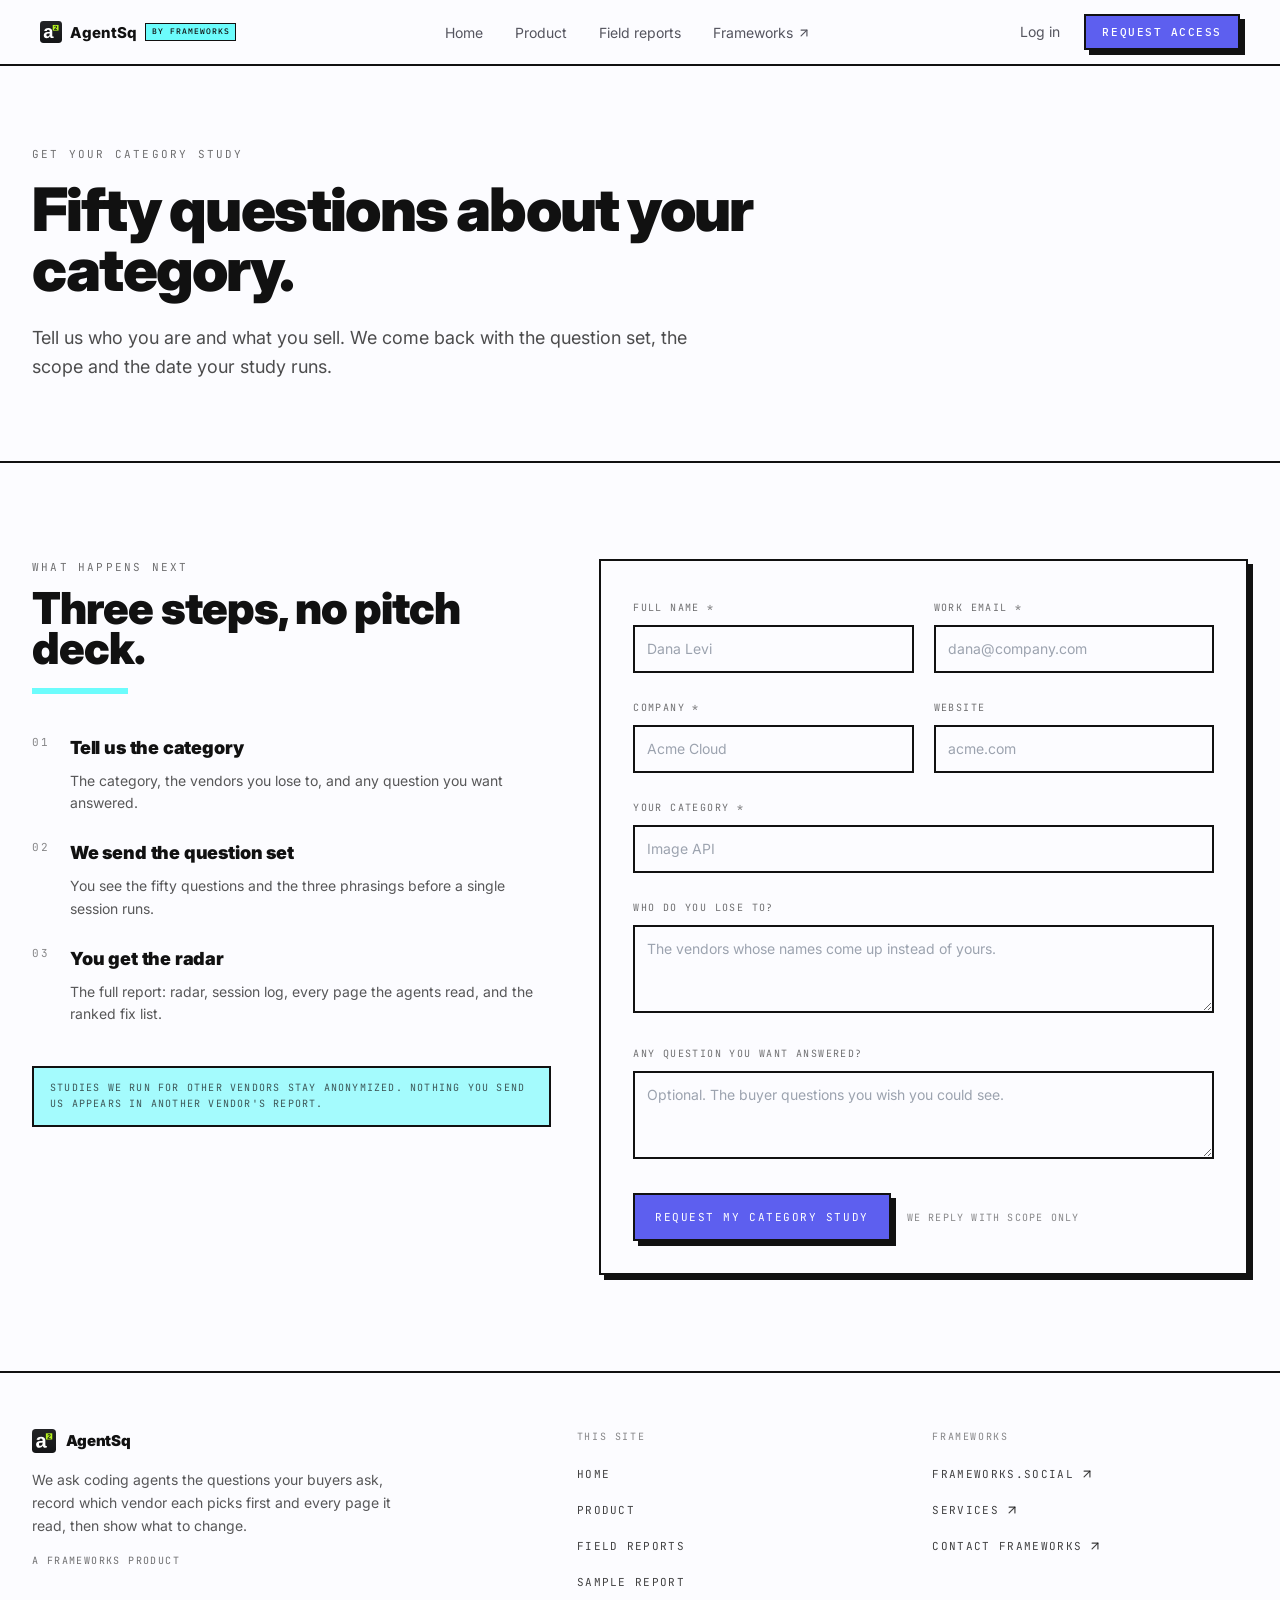
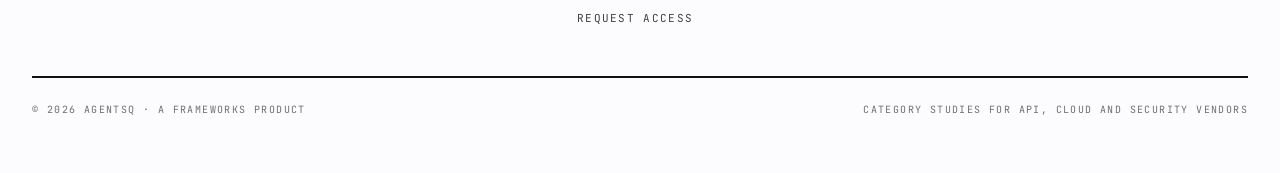
<file: site/study/index.html>
<!doctype html>
<html lang="en">
<head>
<meta charset="utf-8">
<meta name="viewport" content="width=device-width,initial-scale=1">
<title>Get your category study · AgentSq</title>
<meta name="description" content="AgentSq asks coding agents the questions your buyers ask, records which vendor each picks first and every page it read, then shows what to change.">
<link rel="icon" href="../icon.svg" sizes="any" type="image/svg+xml">
<link rel="preconnect" href="https://fonts.googleapis.com">
<link rel="preconnect" href="https://fonts.gstatic.com" crossorigin>
<link rel="stylesheet" href="https://fonts.googleapis.com/css2?family=Inter:wght@400;500;700;800;900&amp;family=JetBrains+Mono:wght@400;500&amp;family=IBM+Plex+Mono:wght@400;500&amp;display=swap">
<link rel="stylesheet" href="../assets/agent-squared.css">
<link rel="stylesheet" href="../assets/site-header.css">
</head>
<body>
<div id="root"><div class="flex min-h-screen flex-col bg-paper text-ink">
<header class="site-header" data-site-header="" data-section="Nav">
  <nav class="site-header__bar" aria-label="Primary">
    <div class="site-header__brand">
      <a href="../" class="site-header__home" aria-label="AgentSq, home"><svg xmlns="http://www.w3.org/2000/svg" class="site-header__mark" aria-hidden="true" focusable="false" viewBox="0 0 64 64"><defs><linearGradient id="a2g-h" x1="0" y1="0" x2="0" y2="1"><stop offset="0" stop-color="#232426"/><stop offset="1" stop-color="#141517"/></linearGradient></defs><rect width="64" height="64" rx="10" fill="url(#a2g-h)"/><path fill="#FFFFFF" d="M19.65 50Q15.52 50 13.21 47.75Q10.89 45.5 10.89 41.43Q10.89 37.01 13.77 34.7Q16.65 32.38 22.12 32.33L28.25 32.23V30.78Q28.25 27.99 27.27 26.64Q26.3 25.29 24.09 25.29Q22.04 25.29 21.08 26.22Q20.12 27.15 19.89 29.31L12.18 28.94Q12.89 24.79 15.98 22.64Q19.07 20.5 24.41 20.5Q29.8 20.5 32.72 23.16Q35.64 25.81 35.64 30.7V41.06Q35.64 43.45 36.17 44.36Q36.71 45.27 37.98 45.27Q38.82 45.27 39.61 45.11V49.11Q38.95 49.26 38.42 49.4Q37.9 49.53 37.37 49.61Q36.84 49.68 36.25 49.74Q35.66 49.79 34.87 49.79Q32.09 49.79 30.76 48.42Q29.43 47.06 29.17 44.4H29.01Q25.91 50 19.65 50ZM28.25 36.3 24.46 36.35Q21.88 36.46 20.81 36.92Q19.73 37.38 19.16 38.33Q18.6 39.27 18.6 40.85Q18.6 42.87 19.53 43.86Q20.46 44.85 22.02 44.85Q23.75 44.85 25.18 43.9Q26.62 42.95 27.43 41.28Q28.25 39.61 28.25 37.75Z"/><rect x="37" y="11.5" width="17" height="16.5" fill="#B5F21F"/><path fill="#161718" d="M41.26 25.9V24.22Q41.73 23.18 42.61 22.19Q43.48 21.2 44.8 20.13Q46.08 19.1 46.59 18.43Q47.1 17.75 47.1 17.11Q47.1 15.53 45.51 15.53Q44.73 15.53 44.33 15.94Q43.92 16.36 43.8 17.2L41.36 17.06Q41.57 15.37 42.62 14.49Q43.68 13.6 45.49 13.6Q47.45 13.6 48.5 14.49Q49.55 15.39 49.55 17.01Q49.55 17.86 49.22 18.55Q48.88 19.23 48.36 19.81Q47.83 20.4 47.19 20.9Q46.55 21.41 45.95 21.89Q45.35 22.37 44.85 22.86Q44.36 23.35 44.12 23.91H49.74V25.9Z"/></svg><span class="site-header__name">AgentSq</span></a>
      <a href="https://frameworks.social" target="_blank" rel="noreferrer" class="site-header__badge">By Frameworks</a>
    </div>
    <ul class="site-header__links">
      <li><a href="../" class="site-header__link">Home</a></li>
      <li><a href="../#product" class="site-header__link">Product</a></li>
      <li><a href="../#field-report" class="site-header__link">Field reports</a></li>
      <li><a href="https://frameworks.social" target="_blank" rel="noreferrer" class="site-header__link site-header__link--ext">Frameworks<svg xmlns="http://www.w3.org/2000/svg" width="24" height="24" viewBox="0 0 24 24" fill="none" stroke="currentColor" stroke-width="2" stroke-linecap="round" stroke-linejoin="round" class="site-header__ext-icon" aria-hidden="true"><path d="M7 7h10v10"></path><path d="M7 17 17 7"></path></svg></a></li>
    </ul>
    <div class="site-header__actions">
      <a href="https://agentsq.co/signin" class="site-header__link">Log in</a>
      <a href="../request-access/" class="site-header__cta">Request access</a>
    </div>
    <button type="button" class="site-header__toggle" aria-expanded="false" aria-controls="mobile-menu"><span data-menu-label="">Menu</span><span class="site-header__burger" aria-hidden="true"><span></span><span></span></span></button>
  </nav>
  <div id="mobile-menu" class="site-header__menu" hidden="">
    <ul>
      <li><a href="../">Home</a></li>
      <li><a href="../#product">Product</a></li>
      <li><a href="../#field-report">Field reports</a></li>
      <li><a href="https://frameworks.social" target="_blank" rel="noreferrer">Frameworks<svg xmlns="http://www.w3.org/2000/svg" width="24" height="24" viewBox="0 0 24 24" fill="none" stroke="currentColor" stroke-width="2" stroke-linecap="round" stroke-linejoin="round" class="site-header__ext-icon" aria-hidden="true"><path d="M7 7h10v10"></path><path d="M7 17 17 7"></path></svg></a></li>
      <li><a href="https://agentsq.co/signin">Log in</a></li>
    </ul>
    <a href="../request-access/" class="site-header__cta">Request access</a>
  </div>
</header>
<main class="site-main flex-1"><section class="border-b-2 border-ink bg-paper"><div class="mx-auto max-w-7xl px-5 py-14 sm:px-8 lg:py-20"><p class="font-mono text-[11px] uppercase tracking-[0.2em] text-ink/60">Get your category study</p><h1 class="mt-4 max-w-4xl text-4xl font-black leading-[0.98] tracking-[-0.03em] sm:text-5xl lg:text-6xl">Fifty questions about your category.</h1><p class="mt-6 max-w-2xl text-lg leading-relaxed text-ink/75">Tell us who you are and what you sell. We come back with the question set, the scope and the date your study runs.</p></div></section><section class="border-b-2 border-ink bg-paper"><div class="mx-auto max-w-7xl px-5 py-16 sm:px-8 lg:py-24"><div class="grid gap-12 lg:grid-cols-[minmax(0,1fr)_minmax(0,1.25fr)]"><div><div class="max-w-3xl "><p class="font-mono text-[11px] uppercase tracking-[0.2em] text-ink/60">What happens next</p><h2 class="mt-3 text-3xl font-black leading-[1.05] tracking-[-0.02em] sm:text-4xl lg:text-[2.75rem]">Three steps, no pitch deck.</h2><div class="mt-5 h-[6px] w-24 bg-signal"></div></div><ol class="mt-10 space-y-6"><li class="flex gap-5"><span class="font-mono text-[11px] uppercase tracking-[0.18em] text-ink/50">01</span><div><h3 class="text-lg font-black tracking-[-0.01em]">Tell us the category</h3><p class="mt-2 text-sm leading-relaxed text-ink/70">The category, the vendors you lose to, and any question you want answered.</p></div></li><li class="flex gap-5"><span class="font-mono text-[11px] uppercase tracking-[0.18em] text-ink/50">02</span><div><h3 class="text-lg font-black tracking-[-0.01em]">We send the question set</h3><p class="mt-2 text-sm leading-relaxed text-ink/70">You see the fifty questions and the three phrasings before a single session runs.</p></div></li><li class="flex gap-5"><span class="font-mono text-[11px] uppercase tracking-[0.18em] text-ink/50">03</span><div><h3 class="text-lg font-black tracking-[-0.01em]">You get the radar</h3><p class="mt-2 text-sm leading-relaxed text-ink/70">The full report: radar, session log, every page the agents read, and the ranked fix list.</p></div></li></ol><p class="mt-10 border-2 border-ink bg-signal/60 px-4 py-3 font-mono text-[10px] uppercase leading-relaxed tracking-[0.12em] text-ink/70">Studies we run for other vendors stay anonymized. Nothing you send us appears in another vendor's report.</p></div><form novalidate="" data-study-form="" class="border-2 border-ink bg-paper p-6 fw-shadow sm:p-8"><div class="grid gap-5 sm:grid-cols-2"><label class="block"><span class="font-mono text-[10px] uppercase tracking-[0.14em] text-ink/60">Full name *</span><input name="full_name" type="text" placeholder="Dana Levi" aria-invalid="false" class="mt-2 w-full border-2 bg-paper px-3 py-3 text-sm outline-none transition-colors focus:border-electric border-ink" value=""></label><label class="block"><span class="font-mono text-[10px] uppercase tracking-[0.14em] text-ink/60">Work email *</span><input name="email" type="email" placeholder="dana@company.com" aria-invalid="false" class="mt-2 w-full border-2 bg-paper px-3 py-3 text-sm outline-none transition-colors focus:border-electric border-ink" value=""></label><label class="block"><span class="font-mono text-[10px] uppercase tracking-[0.14em] text-ink/60">Company *</span><input name="company" type="text" placeholder="Acme Cloud" aria-invalid="false" class="mt-2 w-full border-2 bg-paper px-3 py-3 text-sm outline-none transition-colors focus:border-electric border-ink" value=""></label><label class="block"><span class="font-mono text-[10px] uppercase tracking-[0.14em] text-ink/60">Website</span><input name="website" type="text" placeholder="acme.com" aria-invalid="false" class="mt-2 w-full border-2 bg-paper px-3 py-3 text-sm outline-none transition-colors focus:border-electric border-ink" value=""></label><label class="block sm:col-span-2"><span class="font-mono text-[10px] uppercase tracking-[0.14em] text-ink/60">Your category *</span><input name="category" type="text" placeholder="Image API" aria-invalid="false" class="mt-2 w-full border-2 bg-paper px-3 py-3 text-sm outline-none transition-colors focus:border-electric border-ink" value=""></label></div><div class="mt-5 grid gap-5"><label class="block"><span class="font-mono text-[10px] uppercase tracking-[0.14em] text-ink/60">Who do you lose to?</span><textarea name="competitors" rows="3" placeholder="The vendors whose names come up instead of yours." class="mt-2 w-full border-2 border-ink bg-paper px-3 py-3 text-sm outline-none transition-colors focus:border-electric"></textarea></label><label class="block"><span class="font-mono text-[10px] uppercase tracking-[0.14em] text-ink/60">Any question you want answered?</span><textarea name="questions" rows="3" placeholder="Optional. The buyer questions you wish you could see." class="mt-2 w-full border-2 border-ink bg-paper px-3 py-3 text-sm outline-none transition-colors focus:border-electric"></textarea></label></div><input name="trap" type="text" tabindex="-1" autocomplete="off" aria-hidden="true" class="hidden" value=""><div class="mt-7 flex flex-wrap items-center gap-4"><button type="submit" class="inline-flex min-h-[48px] items-center justify-center gap-2 border-2 border-ink bg-electric px-5 py-3 font-mono text-[11px] uppercase tracking-[0.14em] text-white fw-shadow transition-transform duration-150 hover:-translate-y-[2px] disabled:translate-y-0 disabled:opacity-70">Request my category study</button><p class="font-mono text-[10px] uppercase tracking-[0.12em] text-ink/50">We reply with scope only</p></div></form></div></div></section></main>
<footer class="bg-paper"><div class="mx-auto max-w-7xl px-5 py-14 sm:px-8"><div class="grid gap-10 lg:grid-cols-[1.6fr_1fr_1fr]"><div><div class="flex items-center gap-2.5"><svg xmlns="http://www.w3.org/2000/svg" class="h-6 w-6" aria-hidden="true" focusable="false" viewBox="0 0 64 64"><defs><linearGradient id="a2g-f" x1="0" y1="0" x2="0" y2="1"><stop offset="0" stop-color="#232426"/><stop offset="1" stop-color="#141517"/></linearGradient></defs><rect width="64" height="64" rx="10" fill="url(#a2g-f)"/><path fill="#FFFFFF" d="M19.65 50Q15.52 50 13.21 47.75Q10.89 45.5 10.89 41.43Q10.89 37.01 13.77 34.7Q16.65 32.38 22.12 32.33L28.25 32.23V30.78Q28.25 27.99 27.27 26.64Q26.3 25.29 24.09 25.29Q22.04 25.29 21.08 26.22Q20.12 27.15 19.89 29.31L12.18 28.94Q12.89 24.79 15.98 22.64Q19.07 20.5 24.41 20.5Q29.8 20.5 32.72 23.16Q35.64 25.81 35.64 30.7V41.06Q35.64 43.45 36.17 44.36Q36.71 45.27 37.98 45.27Q38.82 45.27 39.61 45.11V49.11Q38.95 49.26 38.42 49.4Q37.9 49.53 37.37 49.61Q36.84 49.68 36.25 49.74Q35.66 49.79 34.87 49.79Q32.09 49.79 30.76 48.42Q29.43 47.06 29.17 44.4H29.01Q25.91 50 19.65 50ZM28.25 36.3 24.46 36.35Q21.88 36.46 20.81 36.92Q19.73 37.38 19.16 38.33Q18.6 39.27 18.6 40.85Q18.6 42.87 19.53 43.86Q20.46 44.85 22.02 44.85Q23.75 44.85 25.18 43.9Q26.62 42.95 27.43 41.28Q28.25 39.61 28.25 37.75Z"/><rect x="37" y="11.5" width="17" height="16.5" fill="#B5F21F"/><path fill="#161718" d="M41.26 25.9V24.22Q41.73 23.18 42.61 22.19Q43.48 21.2 44.8 20.13Q46.08 19.1 46.59 18.43Q47.1 17.75 47.1 17.11Q47.1 15.53 45.51 15.53Q44.73 15.53 44.33 15.94Q43.92 16.36 43.8 17.2L41.36 17.06Q41.57 15.37 42.62 14.49Q43.68 13.6 45.49 13.6Q47.45 13.6 48.5 14.49Q49.55 15.39 49.55 17.01Q49.55 17.86 49.22 18.55Q48.88 19.23 48.36 19.81Q47.83 20.4 47.19 20.9Q46.55 21.41 45.95 21.89Q45.35 22.37 44.85 22.86Q44.36 23.35 44.12 23.91H49.74V25.9Z"/></svg><span class="text-[15px] font-black tracking-[-0.01em]">AgentSq</span></div><p class="mt-4 max-w-sm text-sm leading-relaxed text-ink/70">We ask coding agents the questions your buyers ask, record which vendor each picks first and every page it read, then show what to change.</p><p class="mt-4 font-mono text-[10px] uppercase tracking-[0.14em] text-ink/60">A Frameworks product</p></div><div><p class="font-mono text-[10px] uppercase tracking-[0.16em] text-ink/50">This site</p><ul class="mt-4 space-y-3"><li><a class="font-mono text-[11px] uppercase tracking-[0.12em] text-ink/80 transition-colors hover:text-electric" href="../">Home</a></li><li><a class="font-mono text-[11px] uppercase tracking-[0.12em] text-ink/80 transition-colors hover:text-electric" href="../#product">Product</a></li><li><a class="font-mono text-[11px] uppercase tracking-[0.12em] text-ink/80 transition-colors hover:text-electric" href="../#field-report">Field reports</a></li><li><a class="font-mono text-[11px] uppercase tracking-[0.12em] text-ink/80 transition-colors hover:text-electric" href="../sample-report/">Sample report</a></li><li><a class="font-mono text-[11px] uppercase tracking-[0.12em] text-ink/80 transition-colors hover:text-electric" href="../request-access/">Request access</a></li></ul></div><div><p class="font-mono text-[10px] uppercase tracking-[0.16em] text-ink/50">Frameworks</p><ul class="mt-4 space-y-3"><li><a href="https://frameworks.social" target="_blank" rel="noreferrer" class="inline-flex items-center gap-1.5 font-mono text-[11px] uppercase tracking-[0.12em] text-ink/80 transition-colors hover:text-electric">frameworks.social<svg xmlns="http://www.w3.org/2000/svg" width="24" height="24" viewBox="0 0 24 24" fill="none" stroke="currentColor" stroke-width="2" stroke-linecap="round" stroke-linejoin="round" class="lucide lucide-arrow-up-right h-3.5 w-3.5"><path d="M7 7h10v10"></path><path d="M7 17 17 7"></path></svg></a></li><li><a href="https://frameworks.social/Services" target="_blank" rel="noreferrer" class="inline-flex items-center gap-1.5 font-mono text-[11px] uppercase tracking-[0.12em] text-ink/80 transition-colors hover:text-electric">Services<svg xmlns="http://www.w3.org/2000/svg" width="24" height="24" viewBox="0 0 24 24" fill="none" stroke="currentColor" stroke-width="2" stroke-linecap="round" stroke-linejoin="round" class="lucide lucide-arrow-up-right h-3.5 w-3.5"><path d="M7 7h10v10"></path><path d="M7 17 17 7"></path></svg></a></li><li><a href="https://frameworks.social/Contact" target="_blank" rel="noreferrer" class="inline-flex items-center gap-1.5 font-mono text-[11px] uppercase tracking-[0.12em] text-ink/80 transition-colors hover:text-electric">Contact Frameworks<svg xmlns="http://www.w3.org/2000/svg" width="24" height="24" viewBox="0 0 24 24" fill="none" stroke="currentColor" stroke-width="2" stroke-linecap="round" stroke-linejoin="round" class="lucide lucide-arrow-up-right h-3.5 w-3.5"><path d="M7 7h10v10"></path><path d="M7 17 17 7"></path></svg></a></li></ul></div></div><div class="mt-12 flex flex-col gap-3 border-t-2 border-ink pt-6 sm:flex-row sm:items-center sm:justify-between"><p class="font-mono text-[10px] uppercase tracking-[0.14em] text-ink/60">© <span data-year="">2026</span> AgentSq · a Frameworks product</p><p class="font-mono text-[10px] uppercase tracking-[0.14em] text-ink/60">Category studies for API, cloud and security vendors</p></div></div></footer>
</div></div>
<script src="../assets/agent-squared.js"></script>
</body>
</html>
</file>
<file: site/assets/agent-squared.css>
*,:before,:after,::backdrop{--tw-border-spacing-x:0;--tw-border-spacing-y:0;--tw-translate-x:0;--tw-translate-y:0;--tw-rotate:0;--tw-skew-x:0;--tw-skew-y:0;--tw-scale-x:1;--tw-scale-y:1;--tw-pan-x: ;--tw-pan-y: ;--tw-pinch-zoom: ;--tw-scroll-snap-strictness:proximity;--tw-gradient-from-position: ;--tw-gradient-via-position: ;--tw-gradient-to-position: ;--tw-ordinal: ;--tw-slashed-zero: ;--tw-numeric-figure: ;--tw-numeric-spacing: ;--tw-numeric-fraction: ;--tw-ring-inset: ;--tw-ring-offset-width:0px;--tw-ring-offset-color:#fff;--tw-ring-color:#3b82f680;--tw-ring-offset-shadow:0 0 #0000;--tw-ring-shadow:0 0 #0000;--tw-shadow:0 0 #0000;--tw-shadow-colored:0 0 #0000;--tw-blur: ;--tw-brightness: ;--tw-contrast: ;--tw-grayscale: ;--tw-hue-rotate: ;--tw-invert: ;--tw-saturate: ;--tw-sepia: ;--tw-drop-shadow: ;--tw-backdrop-blur: ;--tw-backdrop-brightness: ;--tw-backdrop-contrast: ;--tw-backdrop-grayscale: ;--tw-backdrop-hue-rotate: ;--tw-backdrop-invert: ;--tw-backdrop-opacity: ;--tw-backdrop-saturate: ;--tw-backdrop-sepia: ;--tw-contain-size: ;--tw-contain-layout: ;--tw-contain-paint: ;--tw-contain-style: }*,:before,:after{box-sizing:border-box;border:0 solid #e5e7eb}:before,:after{--tw-content:""}html,:host{-webkit-text-size-adjust:100%;tab-size:4;font-feature-settings:normal;font-variation-settings:normal;-webkit-tap-highlight-color:transparent;font-family:ui-sans-serif,system-ui,sans-serif,Apple Color Emoji,Segoe UI Emoji,Segoe UI Symbol,Noto Color Emoji;line-height:1.5}body{line-height:inherit;margin:0}hr{height:0;color:inherit;border-top-width:1px}abbr:where([title]){-webkit-text-decoration:underline dotted;text-decoration:underline dotted}h1,h2,h3,h4,h5,h6{font-size:inherit;font-weight:inherit}a{color:inherit;-webkit-text-decoration:inherit;text-decoration:inherit}b,strong{font-weight:bolder}code,kbd,samp,pre{font-family:var(--font-mono);font-feature-settings:normal;font-variation-settings:normal;font-size:1em}small{font-size:80%}sub,sup{vertical-align:baseline;font-size:75%;line-height:0;position:relative}sub{bottom:-.25em}sup{top:-.5em}table{text-indent:0;border-color:inherit;border-collapse:collapse}button,input,optgroup,select,textarea{font-feature-settings:inherit;font-variation-settings:inherit;font-family:inherit;font-size:100%;font-weight:inherit;line-height:inherit;letter-spacing:inherit;color:inherit;margin:0;padding:0}button,select{text-transform:none}button,input:where([type=button]),input:where([type=reset]),input:where([type=submit]){-webkit-appearance:button;background-color:#0000;background-image:none}:-moz-focusring{outline:auto}:-moz-ui-invalid{box-shadow:none}progress{vertical-align:baseline}::-webkit-inner-spin-button{height:auto}::-webkit-outer-spin-button{height:auto}[type=search]{-webkit-appearance:textfield;outline-offset:-2px}::-webkit-search-decoration{-webkit-appearance:none}::-webkit-file-upload-button{-webkit-appearance:button;font:inherit}summary{display:list-item}blockquote,dl,dd,h1,h2,h3,h4,h5,h6,hr,figure,p,pre{margin:0}fieldset{margin:0;padding:0}legend{padding:0}ol,ul,menu{margin:0;padding:0;list-style:none}dialog{padding:0}textarea{resize:vertical}input::-moz-placeholder{opacity:1;color:#9ca3af}textarea::-moz-placeholder{opacity:1;color:#9ca3af}input::placeholder,textarea::placeholder{opacity:1;color:#9ca3af}button,[role=button]{cursor:pointer}:disabled{cursor:default}img,svg,video,canvas,audio,iframe,embed,object{vertical-align:middle;display:block}img,video{max-width:100%;height:auto}[hidden]:where(:not([hidden=until-found])){display:none}:root{--background:0 0% 100%;--foreground:0 0% 3.9%;--card:0 0% 100%;--card-foreground:0 0% 3.9%;--popover:0 0% 100%;--popover-foreground:0 0% 3.9%;--primary:0 0% 9%;--primary-foreground:0 0% 98%;--secondary:0 0% 96.1%;--secondary-foreground:0 0% 9%;--muted:0 0% 96.1%;--muted-foreground:0 0% 45.1%;--accent:0 0% 96.1%;--accent-foreground:0 0% 9%;--destructive:0 84.2% 60.2%;--destructive-foreground:0 0% 98%;--border:0 0% 89.8%;--input:0 0% 89.8%;--ring:0 0% 3.9%;--chart-1:12 76% 61%;--chart-2:173 58% 39%;--chart-3:197 37% 24%;--chart-4:43 74% 66%;--chart-5:27 87% 67%;--radius:.5rem;--font-heading:"Inter", ui-sans-serif, system-ui, sans-serif;--font-body:"Inter", ui-sans-serif, system-ui, sans-serif;--font-display:"Inter", ui-sans-serif, system-ui, sans-serif;--font-mono:"JetBrains Mono", ui-monospace, SFMono-Regular, Menlo, Monaco, Consolas, "Liberation Mono", "Courier New", monospace;--sidebar-background:0 0% 98%;--sidebar-foreground:240 5.3% 26.1%;--sidebar-primary:240 5.9% 10%;--sidebar-primary-foreground:0 0% 98%;--sidebar-accent:240 4.8% 95.9%;--sidebar-accent-foreground:240 5.9% 10%;--sidebar-border:220 13% 91%;--sidebar-ring:217.2 91.2% 59.8%}.dark{--background:0 0% 3.9%;--foreground:0 0% 98%;--card:0 0% 3.9%;--card-foreground:0 0% 98%;--popover:0 0% 3.9%;--popover-foreground:0 0% 98%;--primary:0 0% 98%;--primary-foreground:0 0% 9%;--secondary:0 0% 14.9%;--secondary-foreground:0 0% 98%;--muted:0 0% 14.9%;--muted-foreground:0 0% 63.9%;--accent:0 0% 14.9%;--accent-foreground:0 0% 98%;--destructive:0 62.8% 30.6%;--destructive-foreground:0 0% 98%;--border:0 0% 14.9%;--input:0 0% 14.9%;--ring:0 0% 83.1%;--chart-1:220 70% 50%;--chart-2:160 60% 45%;--chart-3:30 80% 55%;--chart-4:280 65% 60%;--chart-5:340 75% 55%;--sidebar-background:240 5.9% 10%;--sidebar-foreground:240 4.8% 95.9%;--sidebar-primary:224.3 76.3% 48%;--sidebar-primary-foreground:0 0% 100%;--sidebar-accent:240 3.7% 15.9%;--sidebar-accent-foreground:240 4.8% 95.9%;--sidebar-border:240 3.7% 15.9%;--sidebar-ring:217.2 91.2% 59.8%}*{border-color:hsl(var(--border));outline-color:hsl(var(--ring) / .5)}body{background-color:hsl(var(--background));font-family:var(--font-body);color:hsl(var(--foreground))}.container{width:100%}@media (width>=640px){.container{max-width:640px}}@media (width>=768px){.container{max-width:768px}}@media (width>=1024px){.container{max-width:1024px}}@media (width>=1280px){.container{max-width:1280px}}@media (width>=1536px){.container{max-width:1536px}}.sr-only{clip:rect(0, 0, 0, 0);white-space:nowrap;border-width:0;width:1px;height:1px;margin:-1px;padding:0;position:absolute;overflow:hidden}.pointer-events-none{pointer-events:none}.pointer-events-auto{pointer-events:auto}.visible{visibility:visible}.invisible{visibility:hidden}.static{position:static}.fixed{position:fixed}.absolute{position:absolute}.relative{position:relative}.sticky{position:sticky}.inset-0{inset:0}.inset-x-0{left:0;right:0}.inset-y-0{top:0;bottom:0}.-bottom-12{bottom:-3rem}.-left-12{left:-3rem}.-right-12{right:-3rem}.-top-12{top:-3rem}.bottom-0{bottom:0}.bottom-\[-16px\]{bottom:-16px}.left-0{left:0}.left-1{left:.25rem}.left-1\/2{left:50%}.left-2{left:.5rem}.left-3{left:.75rem}.left-\[4px\]{left:4px}.left-\[50\%\]{left:50%}.right-0{right:0}.right-1{right:.25rem}.right-2{right:.5rem}.right-3{right:.75rem}.right-4{right:1rem}.top-0{top:0}.top-1\.5{top:.375rem}.top-1\/2{top:50%}.top-2{top:.5rem}.top-3\.5{top:.875rem}.top-4{top:1rem}.top-5{top:1.25rem}.top-9{top:2.25rem}.top-\[1px\]{top:1px}.top-\[50\%\]{top:50%}.top-\[60\%\]{top:60%}.top-full{top:100%}.isolate{isolation:isolate}.z-10{z-index:10}.z-20{z-index:20}.z-50{z-index:50}.z-\[100\]{z-index:100}.z-\[1\]{z-index:1}.-mx-1{margin-left:-.25rem;margin-right:-.25rem}.mx-2{margin-left:.5rem;margin-right:.5rem}.mx-3\.5{margin-left:.875rem;margin-right:.875rem}.mx-auto{margin-left:auto;margin-right:auto}.my-0\.5{margin-top:.125rem;margin-bottom:.125rem}.my-1{margin-top:.25rem;margin-bottom:.25rem}.-ml-4{margin-left:-1rem}.-mt-4{margin-top:-1rem}.mb-1{margin-bottom:.25rem}.mb-10{margin-bottom:2.5rem}.mb-2{margin-bottom:.5rem}.mb-3{margin-bottom:.75rem}.mb-4{margin-bottom:1rem}.mb-6{margin-bottom:1.5rem}.mb-8{margin-bottom:2rem}.ml-1{margin-left:.25rem}.ml-1\.5{margin-left:.375rem}.ml-auto{margin-left:auto}.mr-1{margin-right:.25rem}.mr-2{margin-right:.5rem}.mt-0\.5{margin-top:.125rem}.mt-1\.5{margin-top:.375rem}.mt-10{margin-top:2.5rem}.mt-12{margin-top:3rem}.mt-2{margin-top:.5rem}.mt-24{margin-top:6rem}.mt-3{margin-top:.75rem}.mt-4{margin-top:1rem}.mt-5{margin-top:1.25rem}.mt-6{margin-top:1.5rem}.mt-7{margin-top:1.75rem}.mt-8{margin-top:2rem}.mt-9{margin-top:2.25rem}.mt-auto{margin-top:auto}.block{display:block}.inline-block{display:inline-block}.inline{display:inline}.flex{display:flex}.inline-flex{display:inline-flex}.table{display:table}.grid{display:grid}.hidden{display:none}.aspect-square{aspect-ratio:1}.aspect-video{aspect-ratio:16/9}.size-4{width:1rem;height:1rem}.h-0\.5{height:.125rem}.h-1{height:.25rem}.h-1\.5{height:.375rem}.h-10{height:2.5rem}.h-12{height:3rem}.h-14{height:3.5rem}.h-16{height:4rem}.h-2{height:.5rem}.h-2\.5{height:.625rem}.h-3{height:.75rem}.h-3\.5{height:.875rem}.h-4{height:1rem}.h-5{height:1.25rem}.h-6{height:1.5rem}.h-7{height:1.75rem}.h-8{height:2rem}.h-9{height:2.25rem}.h-\[120px\]{height:120px}.h-\[1px\]{height:1px}.h-\[6px\]{height:6px}.h-\[var\(--radix-navigation-menu-viewport-height\)\]{height:var(--radix-navigation-menu-viewport-height)}.h-\[var\(--radix-select-trigger-height\)\]{height:var(--radix-select-trigger-height)}.h-auto{height:auto}.h-full{height:100%}.h-px{height:1px}.h-svh{height:100svh}.max-h-96{max-height:24rem}.max-h-\[300px\]{max-height:300px}.max-h-screen{max-height:100vh}.min-h-0{min-height:0}.min-h-\[28px\]{min-height:28px}.min-h-\[40px\]{min-height:40px}.min-h-\[48px\]{min-height:48px}.min-h-\[60px\]{min-height:60px}.min-h-screen{min-height:100vh}.min-h-svh{min-height:100svh}.w-0{width:0}.w-1{width:.25rem}.w-10{width:2.5rem}.w-14{width:3.5rem}.w-16{width:4rem}.w-2{width:.5rem}.w-2\.5{width:.625rem}.w-24{width:6rem}.w-3{width:.75rem}.w-3\.5{width:.875rem}.w-3\/4{width:75%}.w-4{width:1rem}.w-5{width:1.25rem}.w-6{width:1.5rem}.w-64{width:16rem}.w-7{width:1.75rem}.w-72{width:18rem}.w-8{width:2rem}.w-9{width:2.25rem}.w-\[--sidebar-width\]{width:var(--sidebar-width)}.w-\[100px\]{width:100px}.w-\[1px\]{width:1px}.w-\[78\.2\%\]{width:78.2%}.w-auto{width:auto}.w-full{width:100%}.w-max{width:max-content}.w-px{width:1px}.min-w-0{min-width:0}.min-w-10{min-width:2.5rem}.min-w-5{min-width:1.25rem}.min-w-8{min-width:2rem}.min-w-9{min-width:2.25rem}.min-w-\[12rem\]{min-width:12rem}.min-w-\[640px\]{min-width:640px}.min-w-\[680px\]{min-width:680px}.min-w-\[880px\]{min-width:880px}.min-w-\[8rem\]{min-width:8rem}.min-w-\[var\(--radix-select-trigger-width\)\]{min-width:var(--radix-select-trigger-width)}.max-w-2xl{max-width:42rem}.max-w-3xl{max-width:48rem}.max-w-4xl{max-width:56rem}.max-w-7xl{max-width:80rem}.max-w-\[--skeleton-width\]{max-width:var(--skeleton-width)}.max-w-\[440px\]{max-width:440px}.max-w-\[640px\]{max-width:640px}.max-w-\[680px\]{max-width:680px}.max-w-lg{max-width:32rem}.max-w-max{max-width:max-content}.max-w-md{max-width:28rem}.max-w-sm{max-width:24rem}.max-w-xl{max-width:36rem}.flex-1{flex:1}.flex-shrink-0,.shrink-0{flex-shrink:0}.grow{flex-grow:1}.grow-0{flex-grow:0}.basis-full{flex-basis:100%}.caption-bottom{caption-side:bottom}.border-collapse{border-collapse:collapse}.-translate-x-1\/2{--tw-translate-x:-50%;transform:translate(var(--tw-translate-x), var(--tw-translate-y)) rotate(var(--tw-rotate)) skewX(var(--tw-skew-x)) skewY(var(--tw-skew-y)) scaleX(var(--tw-scale-x)) scaleY(var(--tw-scale-y))}.-translate-x-px{--tw-translate-x:-1px;transform:translate(var(--tw-translate-x), var(--tw-translate-y)) rotate(var(--tw-rotate)) skewX(var(--tw-skew-x)) skewY(var(--tw-skew-y)) scaleX(var(--tw-scale-x)) scaleY(var(--tw-scale-y))}.-translate-y-1\/2{--tw-translate-y:-50%;transform:translate(var(--tw-translate-x), var(--tw-translate-y)) rotate(var(--tw-rotate)) skewX(var(--tw-skew-x)) skewY(var(--tw-skew-y)) scaleX(var(--tw-scale-x)) scaleY(var(--tw-scale-y))}.translate-x-\[-50\%\]{--tw-translate-x:-50%;transform:translate(var(--tw-translate-x), var(--tw-translate-y)) rotate(var(--tw-rotate)) skewX(var(--tw-skew-x)) skewY(var(--tw-skew-y)) scaleX(var(--tw-scale-x)) scaleY(var(--tw-scale-y))}.translate-x-px{--tw-translate-x:1px;transform:translate(var(--tw-translate-x), var(--tw-translate-y)) rotate(var(--tw-rotate)) skewX(var(--tw-skew-x)) skewY(var(--tw-skew-y)) scaleX(var(--tw-scale-x)) scaleY(var(--tw-scale-y))}.translate-y-\[-50\%\]{--tw-translate-y:-50%;transform:translate(var(--tw-translate-x), var(--tw-translate-y)) rotate(var(--tw-rotate)) skewX(var(--tw-skew-x)) skewY(var(--tw-skew-y)) scaleX(var(--tw-scale-x)) scaleY(var(--tw-scale-y))}.rotate-45{--tw-rotate:45deg;transform:translate(var(--tw-translate-x), var(--tw-translate-y)) rotate(var(--tw-rotate)) skewX(var(--tw-skew-x)) skewY(var(--tw-skew-y)) scaleX(var(--tw-scale-x)) scaleY(var(--tw-scale-y))}.rotate-90{--tw-rotate:90deg;transform:translate(var(--tw-translate-x), var(--tw-translate-y)) rotate(var(--tw-rotate)) skewX(var(--tw-skew-x)) skewY(var(--tw-skew-y)) scaleX(var(--tw-scale-x)) scaleY(var(--tw-scale-y))}.transform{transform:translate(var(--tw-translate-x), var(--tw-translate-y)) rotate(var(--tw-rotate)) skewX(var(--tw-skew-x)) skewY(var(--tw-skew-y)) scaleX(var(--tw-scale-x)) scaleY(var(--tw-scale-y))}@keyframes pulse{50%{opacity:.5}}.animate-pulse{animation:2s cubic-bezier(.4,0,.6,1) infinite pulse}@keyframes spin{to{transform:rotate(360deg)}}.animate-spin{animation:1s linear infinite spin}.cursor-default{cursor:default}.cursor-pointer{cursor:pointer}.touch-none{touch-action:none}.select-none{-webkit-user-select:none;user-select:none}.resize{resize:both}.list-inside{list-style-position:inside}.list-disc{list-style-type:disc}.list-none{list-style-type:none}.grid-cols-2{grid-template-columns:repeat(2,minmax(0,1fr))}.grid-cols-3{grid-template-columns:repeat(3,minmax(0,1fr))}.grid-cols-5{grid-template-columns:repeat(5,minmax(0,1fr))}.flex-row{flex-direction:row}.flex-col{flex-direction:column}.flex-col-reverse{flex-direction:column-reverse}.flex-wrap{flex-wrap:wrap}.items-start{align-items:flex-start}.items-end{align-items:flex-end}.items-center{align-items:center}.items-baseline{align-items:baseline}.items-stretch{align-items:stretch}.justify-center{justify-content:center}.justify-between{justify-content:space-between}.gap-0\.5{gap:.125rem}.gap-1{gap:.25rem}.gap-1\.5{gap:.375rem}.gap-10{gap:2.5rem}.gap-12{gap:3rem}.gap-2{gap:.5rem}.gap-2\.5{gap:.625rem}.gap-3{gap:.75rem}.gap-4{gap:1rem}.gap-5{gap:1.25rem}.gap-7{gap:1.75rem}.gap-8{gap:2rem}.gap-x-3{-moz-column-gap:.75rem;column-gap:.75rem}.gap-x-4{-moz-column-gap:1rem;column-gap:1rem}.gap-y-1{row-gap:.25rem}.gap-y-1\.5{row-gap:.375rem}.space-x-1>:not([hidden])~:not([hidden]){--tw-space-x-reverse:0;margin-right:calc(.25rem * var(--tw-space-x-reverse));margin-left:calc(.25rem * calc(1 - var(--tw-space-x-reverse)))}.space-x-3>:not([hidden])~:not([hidden]){--tw-space-x-reverse:0;margin-right:calc(.75rem * var(--tw-space-x-reverse));margin-left:calc(.75rem * calc(1 - var(--tw-space-x-reverse)))}.space-x-4>:not([hidden])~:not([hidden]){--tw-space-x-reverse:0;margin-right:calc(1rem * var(--tw-space-x-reverse));margin-left:calc(1rem * calc(1 - var(--tw-space-x-reverse)))}.space-y-1>:not([hidden])~:not([hidden]){--tw-space-y-reverse:0;margin-top:calc(.25rem * calc(1 - var(--tw-space-y-reverse)));margin-bottom:calc(.25rem * var(--tw-space-y-reverse))}.space-y-1\.5>:not([hidden])~:not([hidden]){--tw-space-y-reverse:0;margin-top:calc(.375rem * calc(1 - var(--tw-space-y-reverse)));margin-bottom:calc(.375rem * var(--tw-space-y-reverse))}.space-y-2>:not([hidden])~:not([hidden]){--tw-space-y-reverse:0;margin-top:calc(.5rem * calc(1 - var(--tw-space-y-reverse)));margin-bottom:calc(.5rem * var(--tw-space-y-reverse))}.space-y-3>:not([hidden])~:not([hidden]){--tw-space-y-reverse:0;margin-top:calc(.75rem * calc(1 - var(--tw-space-y-reverse)));margin-bottom:calc(.75rem * var(--tw-space-y-reverse))}.space-y-4>:not([hidden])~:not([hidden]){--tw-space-y-reverse:0;margin-top:calc(1rem * calc(1 - var(--tw-space-y-reverse)));margin-bottom:calc(1rem * var(--tw-space-y-reverse))}.space-y-6>:not([hidden])~:not([hidden]){--tw-space-y-reverse:0;margin-top:calc(1.5rem * calc(1 - var(--tw-space-y-reverse)));margin-bottom:calc(1.5rem * var(--tw-space-y-reverse))}.divide-y>:not([hidden])~:not([hidden]){--tw-divide-y-reverse:0;border-top-width:calc(1px * calc(1 - var(--tw-divide-y-reverse)));border-bottom-width:calc(1px * var(--tw-divide-y-reverse))}.divide-y-2>:not([hidden])~:not([hidden]){--tw-divide-y-reverse:0;border-top-width:calc(2px * calc(1 - var(--tw-divide-y-reverse)));border-bottom-width:calc(2px * var(--tw-divide-y-reverse))}.divide-border>:not([hidden])~:not([hidden]){border-color:hsl(var(--border))}.divide-ink>:not([hidden])~:not([hidden]){--tw-divide-opacity:1;border-color:rgb(17 17 17/var(--tw-divide-opacity,1))}.overflow-auto{overflow:auto}.overflow-hidden{overflow:hidden}.overflow-x-auto{overflow-x:auto}.overflow-y-auto{overflow-y:auto}.overflow-x-hidden{overflow-x:hidden}.whitespace-nowrap{white-space:nowrap}.break-words{overflow-wrap:break-word}.rounded-2xl{border-radius:1rem}.rounded-\[2px\]{border-radius:2px}.rounded-\[inherit\]{border-radius:inherit}.rounded-full{border-radius:9999px}.rounded-lg{border-radius:var(--radius)}.rounded-md{border-radius:calc(var(--radius) - 2px)}.rounded-sm{border-radius:calc(var(--radius) - 4px)}.rounded-xl{border-radius:.75rem}.rounded-t-\[10px\]{border-top-left-radius:10px;border-top-right-radius:10px}.rounded-tl-sm{border-top-left-radius:calc(var(--radius) - 4px)}.border{border-width:1px}.border-2{border-width:2px}.border-4{border-width:4px}.border-\[1\.5px\]{border-width:1.5px}.border-y{border-top-width:1px;border-bottom-width:1px}.border-b{border-bottom-width:1px}.border-b-2{border-bottom-width:2px}.border-l{border-left-width:1px}.border-l-2{border-left-width:2px}.border-r{border-right-width:1px}.border-t{border-top-width:1px}.border-t-2{border-top-width:2px}.border-dashed{border-style:dashed}.border-\[--color-border\]{border-color:var(--color-border)}.border-border{border-color:hsl(var(--border))}.border-border\/50{border-color:hsl(var(--border) / .5)}.border-destructive{border-color:hsl(var(--destructive))}.border-destructive\/50{border-color:hsl(var(--destructive) / .5)}.border-ink{--tw-border-opacity:1;border-color:rgb(17 17 17/var(--tw-border-opacity,1))}.border-ink\/10{border-color:#1111111a}.border-ink\/15{border-color:#11111126}.border-ink\/35{border-color:#11111159}.border-input{border-color:hsl(var(--input))}.border-primary{border-color:hsl(var(--primary))}.border-primary\/50{border-color:hsl(var(--primary) / .5)}.border-sidebar-border{border-color:hsl(var(--sidebar-border))}.border-slate-100{--tw-border-opacity:1;border-color:rgb(241 245 249/var(--tw-border-opacity,1))}.border-slate-200{--tw-border-opacity:1;border-color:rgb(226 232 240/var(--tw-border-opacity,1))}.border-transparent{border-color:#0000}.border-l-transparent{border-left-color:#0000}.border-t-slate-800{--tw-border-opacity:1;border-top-color:rgb(30 41 59/var(--tw-border-opacity,1))}.border-t-transparent{border-top-color:#0000}.bg-\[--color-bg\]{background-color:var(--color-bg)}.bg-accent{background-color:hsl(var(--accent))}.bg-background{background-color:hsl(var(--background))}.bg-black\/80{background-color:#000c}.bg-border{background-color:hsl(var(--border))}.bg-card{background-color:hsl(var(--card))}.bg-destructive{background-color:hsl(var(--destructive))}.bg-destructive\/10{background-color:hsl(var(--destructive) / .1)}.bg-electric{--tw-bg-opacity:1;background-color:rgb(93 95 239/var(--tw-bg-opacity,1))}.bg-foreground{background-color:hsl(var(--foreground))}.bg-ink{--tw-bg-opacity:1;background-color:rgb(17 17 17/var(--tw-bg-opacity,1))}.bg-ink\/25{background-color:#11111140}.bg-muted{background-color:hsl(var(--muted))}.bg-muted\/50{background-color:hsl(var(--muted) / .5)}.bg-orange-100{--tw-bg-opacity:1;background-color:rgb(255 237 213/var(--tw-bg-opacity,1))}.bg-orange-400{--tw-bg-opacity:1;background-color:rgb(251 146 60/var(--tw-bg-opacity,1))}.bg-paper{--tw-bg-opacity:1;background-color:rgb(252 252 255/var(--tw-bg-opacity,1))}.bg-paper\/95{background-color:#fcfcfff2}.bg-popover{background-color:hsl(var(--popover))}.bg-primary{background-color:hsl(var(--primary))}.bg-primary\/10{background-color:hsl(var(--primary) / .1)}.bg-primary\/20{background-color:hsl(var(--primary) / .2)}.bg-secondary{background-color:hsl(var(--secondary))}.bg-sidebar{background-color:hsl(var(--sidebar-background))}.bg-sidebar-border{background-color:hsl(var(--sidebar-border))}.bg-signal{--tw-bg-opacity:1;background-color:rgb(108 252 252/var(--tw-bg-opacity,1))}.bg-signal\/40{background-color:#6cfcfc66}.bg-signal\/45{background-color:#6cfcfc73}.bg-signal\/60{background-color:#6cfcfc99}.bg-slate-100{--tw-bg-opacity:1;background-color:rgb(241 245 249/var(--tw-bg-opacity,1))}.bg-slate-200{--tw-bg-opacity:1;background-color:rgb(226 232 240/var(--tw-bg-opacity,1))}.bg-slate-50{--tw-bg-opacity:1;background-color:rgb(248 250 252/var(--tw-bg-opacity,1))}.bg-transparent{background-color:#0000}.bg-white{--tw-bg-opacity:1;background-color:rgb(255 255 255/var(--tw-bg-opacity,1))}.bg-gradient-to-b{background-image:linear-gradient(to bottom, var(--tw-gradient-stops))}.from-white{--tw-gradient-from:#fff var(--tw-gradient-from-position);--tw-gradient-to:#fff0 var(--tw-gradient-to-position);--tw-gradient-stops:var(--tw-gradient-from), var(--tw-gradient-to)}.to-slate-50{--tw-gradient-to:#f8fafc var(--tw-gradient-to-position)}.fill-current{fill:currentColor}.fill-primary{fill:hsl(var(--primary))}.object-contain{-o-object-fit:contain;object-fit:contain}.object-cover{-o-object-fit:cover;object-fit:cover}.p-0{padding:0}.p-1{padding:.25rem}.p-2{padding:.5rem}.p-3{padding:.75rem}.p-4{padding:1rem}.p-5{padding:1.25rem}.p-6{padding:1.5rem}.p-8{padding:2rem}.p-\[1px\]{padding:1px}.px-1{padding-left:.25rem;padding-right:.25rem}.px-1\.5{padding-left:.375rem;padding-right:.375rem}.px-2{padding-left:.5rem;padding-right:.5rem}.px-2\.5{padding-left:.625rem;padding-right:.625rem}.px-3{padding-left:.75rem;padding-right:.75rem}.px-4{padding-left:1rem;padding-right:1rem}.px-5{padding-left:1.25rem;padding-right:1.25rem}.px-6{padding-left:1.5rem;padding-right:1.5rem}.px-8{padding-left:2rem;padding-right:2rem}.py-0\.5{padding-top:.125rem;padding-bottom:.125rem}.py-1{padding-top:.25rem;padding-bottom:.25rem}.py-1\.5{padding-top:.375rem;padding-bottom:.375rem}.py-12{padding-top:3rem;padding-bottom:3rem}.py-14{padding-top:3.5rem;padding-bottom:3.5rem}.py-16{padding-top:4rem;padding-bottom:4rem}.py-2{padding-top:.5rem;padding-bottom:.5rem}.py-2\.5{padding-top:.625rem;padding-bottom:.625rem}.py-3{padding-top:.75rem;padding-bottom:.75rem}.py-4{padding-top:1rem;padding-bottom:1rem}.py-5{padding-top:1.25rem;padding-bottom:1.25rem}.py-6{padding-top:1.5rem;padding-bottom:1.5rem}.py-8{padding-top:2rem;padding-bottom:2rem}.pb-3{padding-bottom:.75rem}.pb-4{padding-bottom:1rem}.pb-5{padding-bottom:1.25rem}.pl-10{padding-left:2.5rem}.pl-2{padding-left:.5rem}.pl-2\.5{padding-left:.625rem}.pl-3{padding-left:.75rem}.pl-4{padding-left:1rem}.pl-6{padding-left:1.5rem}.pl-8{padding-left:2rem}.pr-2{padding-right:.5rem}.pr-2\.5{padding-right:.625rem}.pr-8{padding-right:2rem}.pt-0{padding-top:0}.pt-1{padding-top:.25rem}.pt-2{padding-top:.5rem}.pt-3{padding-top:.75rem}.pt-4{padding-top:1rem}.pt-6{padding-top:1.5rem}.text-left{text-align:left}.text-center{text-align:center}.text-right{text-align:right}.align-top{vertical-align:top}.align-middle{vertical-align:middle}.font-mono{font-family:var(--font-mono)}.text-2xl{font-size:1.5rem;line-height:2rem}.text-3xl{font-size:1.875rem;line-height:2.25rem}.text-4xl{font-size:2.25rem;line-height:2.5rem}.text-7xl{font-size:4.5rem;line-height:1}.text-\[0\.8rem\]{font-size:.8rem}.text-\[10px\]{font-size:10px}.text-\[11px\]{font-size:11px}.text-\[12px\]{font-size:12px}.text-\[15px\]{font-size:15px}.text-\[2\.6rem\]{font-size:2.6rem}.text-\[8px\]{font-size:8px}.text-\[9px\]{font-size:9px}.text-base{font-size:1rem;line-height:1.5rem}.text-lg{font-size:1.125rem;line-height:1.75rem}.text-sm{font-size:.875rem;line-height:1.25rem}.text-xl{font-size:1.25rem;line-height:1.75rem}.text-xs{font-size:.75rem;line-height:1rem}.font-black{font-weight:900}.font-bold{font-weight:700}.font-light{font-weight:300}.font-medium{font-weight:500}.font-normal{font-weight:400}.font-semibold{font-weight:600}.uppercase{text-transform:uppercase}.tabular-nums{--tw-numeric-spacing:tabular-nums;font-variant-numeric:var(--tw-ordinal) var(--tw-slashed-zero) var(--tw-numeric-figure) var(--tw-numeric-spacing) var(--tw-numeric-fraction)}.leading-\[0\.96\]{line-height:.96}.leading-\[0\.98\]{line-height:.98}.leading-\[1\.02\]{line-height:1.02}.leading-\[1\.05\]{line-height:1.05}.leading-none{line-height:1}.leading-relaxed{line-height:1.625}.leading-snug{line-height:1.375}.leading-tight{line-height:1.25}.tracking-\[-0\.01em\]{letter-spacing:-.01em}.tracking-\[-0\.025em\]{letter-spacing:-.025em}.tracking-\[-0\.02em\]{letter-spacing:-.02em}.tracking-\[-0\.035em\]{letter-spacing:-.035em}.tracking-\[-0\.03em\]{letter-spacing:-.03em}.tracking-\[0\.06em\]{letter-spacing:.06em}.tracking-\[0\.08em\]{letter-spacing:.08em}.tracking-\[0\.12em\]{letter-spacing:.12em}.tracking-\[0\.14em\]{letter-spacing:.14em}.tracking-\[0\.16em\]{letter-spacing:.16em}.tracking-\[0\.18em\]{letter-spacing:.18em}.tracking-\[0\.1em\]{letter-spacing:.1em}.tracking-\[0\.2em\]{letter-spacing:.2em}.tracking-tight{letter-spacing:-.025em}.tracking-wide{letter-spacing:.025em}.tracking-widest{letter-spacing:.1em}.text-accent-foreground{color:hsl(var(--accent-foreground))}.text-card-foreground{color:hsl(var(--card-foreground))}.text-current{color:currentColor}.text-destructive{color:hsl(var(--destructive))}.text-destructive-foreground{color:hsl(var(--destructive-foreground))}.text-electric{--tw-text-opacity:1;color:rgb(93 95 239/var(--tw-text-opacity,1))}.text-foreground{color:hsl(var(--foreground))}.text-foreground\/50{color:hsl(var(--foreground) / .5)}.text-ink{--tw-text-opacity:1;color:rgb(17 17 17/var(--tw-text-opacity,1))}.text-ink\/40{color:#1116}.text-ink\/45{color:#11111173}.text-ink\/50{color:#11111180}.text-ink\/55{color:#1111118c}.text-ink\/60{color:#1119}.text-ink\/70{color:#111111b3}.text-ink\/75{color:#111111bf}.text-ink\/80{color:#111c}.text-muted-foreground{color:hsl(var(--muted-foreground))}.text-orange-600{--tw-text-opacity:1;color:rgb(234 88 12/var(--tw-text-opacity,1))}.text-paper{--tw-text-opacity:1;color:rgb(252 252 255/var(--tw-text-opacity,1))}.text-paper\/70{color:#fcfcffb3}.text-popover-foreground{color:hsl(var(--popover-foreground))}.text-primary{color:hsl(var(--primary))}.text-primary-foreground{color:hsl(var(--primary-foreground))}.text-secondary-foreground{color:hsl(var(--secondary-foreground))}.text-sidebar-foreground{color:hsl(var(--sidebar-foreground))}.text-sidebar-foreground\/70{color:hsl(var(--sidebar-foreground) / .7)}.text-slate-300{--tw-text-opacity:1;color:rgb(203 213 225/var(--tw-text-opacity,1))}.text-slate-600{--tw-text-opacity:1;color:rgb(71 85 105/var(--tw-text-opacity,1))}.text-slate-700{--tw-text-opacity:1;color:rgb(51 65 85/var(--tw-text-opacity,1))}.text-slate-800{--tw-text-opacity:1;color:rgb(30 41 59/var(--tw-text-opacity,1))}.text-slate-900{--tw-text-opacity:1;color:rgb(15 23 42/var(--tw-text-opacity,1))}.text-white{--tw-text-opacity:1;color:rgb(255 255 255/var(--tw-text-opacity,1))}.underline{text-decoration-line:underline}.decoration-1{text-decoration-thickness:1px}.underline-offset-4{text-underline-offset:4px}.opacity-0{opacity:0}.opacity-50{opacity:.5}.opacity-60{opacity:.6}.opacity-70{opacity:.7}.opacity-90{opacity:.9}.shadow{--tw-shadow:0 1px 3px 0 #0000001a, 0 1px 2px -1px #0000001a;--tw-shadow-colored:0 1px 3px 0 var(--tw-shadow-color), 0 1px 2px -1px var(--tw-shadow-color);box-shadow:var(--tw-ring-offset-shadow,0 0 #0000), var(--tw-ring-shadow,0 0 #0000), var(--tw-shadow)}.shadow-\[0_0_0_1px_hsl\(var\(--sidebar-border\)\)\]{--tw-shadow:0 0 0 1px hsl(var(--sidebar-border));--tw-shadow-colored:0 0 0 1px var(--tw-shadow-color);box-shadow:var(--tw-ring-offset-shadow,0 0 #0000), var(--tw-ring-shadow,0 0 #0000), var(--tw-shadow)}.shadow-lg{--tw-shadow:0 10px 15px -3px #0000001a, 0 4px 6px -4px #0000001a;--tw-shadow-colored:0 10px 15px -3px var(--tw-shadow-color), 0 4px 6px -4px var(--tw-shadow-color);box-shadow:var(--tw-ring-offset-shadow,0 0 #0000), var(--tw-ring-shadow,0 0 #0000), var(--tw-shadow)}.shadow-md{--tw-shadow:0 4px 6px -1px #0000001a, 0 2px 4px -2px #0000001a;--tw-shadow-colored:0 4px 6px -1px var(--tw-shadow-color), 0 2px 4px -2px var(--tw-shadow-color);box-shadow:var(--tw-ring-offset-shadow,0 0 #0000), var(--tw-ring-shadow,0 0 #0000), var(--tw-shadow)}.shadow-none{--tw-shadow:0 0 #0000;--tw-shadow-colored:0 0 #0000;box-shadow:var(--tw-ring-offset-shadow,0 0 #0000), var(--tw-ring-shadow,0 0 #0000), var(--tw-shadow)}.shadow-sm{--tw-shadow:0 1px 2px 0 #0000000d;--tw-shadow-colored:0 1px 2px 0 var(--tw-shadow-color);box-shadow:var(--tw-ring-offset-shadow,0 0 #0000), var(--tw-ring-shadow,0 0 #0000), var(--tw-shadow)}.shadow-xl{--tw-shadow:0 20px 25px -5px #0000001a, 0 8px 10px -6px #0000001a;--tw-shadow-colored:0 20px 25px -5px var(--tw-shadow-color), 0 8px 10px -6px var(--tw-shadow-color);box-shadow:var(--tw-ring-offset-shadow,0 0 #0000), var(--tw-ring-shadow,0 0 #0000), var(--tw-shadow)}.outline-none{outline-offset:2px;outline:2px solid #0000}.outline{outline-style:solid}.ring{--tw-ring-offset-shadow:var(--tw-ring-inset) 0 0 0 var(--tw-ring-offset-width) var(--tw-ring-offset-color);--tw-ring-shadow:var(--tw-ring-inset) 0 0 0 calc(3px + var(--tw-ring-offset-width)) var(--tw-ring-color);box-shadow:var(--tw-ring-offset-shadow), var(--tw-ring-shadow), var(--tw-shadow,0 0 #0000)}.ring-0{--tw-ring-offset-shadow:var(--tw-ring-inset) 0 0 0 var(--tw-ring-offset-width) var(--tw-ring-offset-color);--tw-ring-shadow:var(--tw-ring-inset) 0 0 0 calc(0px + var(--tw-ring-offset-width)) var(--tw-ring-color);box-shadow:var(--tw-ring-offset-shadow), var(--tw-ring-shadow), var(--tw-shadow,0 0 #0000)}.ring-1{--tw-ring-offset-shadow:var(--tw-ring-inset) 0 0 0 var(--tw-ring-offset-width) var(--tw-ring-offset-color);--tw-ring-shadow:var(--tw-ring-inset) 0 0 0 calc(1px + var(--tw-ring-offset-width)) var(--tw-ring-color);box-shadow:var(--tw-ring-offset-shadow), var(--tw-ring-shadow), var(--tw-shadow,0 0 #0000)}.ring-ring{--tw-ring-color:hsl(var(--ring))}.ring-sidebar-ring{--tw-ring-color:hsl(var(--sidebar-ring))}.ring-offset-background{--tw-ring-offset-color:hsl(var(--background))}.blur{--tw-blur:blur(8px);filter:var(--tw-blur) var(--tw-brightness) var(--tw-contrast) var(--tw-grayscale) var(--tw-hue-rotate) var(--tw-invert) var(--tw-saturate) var(--tw-sepia) var(--tw-drop-shadow)}.filter{filter:var(--tw-blur) var(--tw-brightness) var(--tw-contrast) var(--tw-grayscale) var(--tw-hue-rotate) var(--tw-invert) var(--tw-saturate) var(--tw-sepia) var(--tw-drop-shadow)}.backdrop-blur{--tw-backdrop-blur:blur(8px);-webkit-backdrop-filter:var(--tw-backdrop-blur) var(--tw-backdrop-brightness) var(--tw-backdrop-contrast) var(--tw-backdrop-grayscale) var(--tw-backdrop-hue-rotate) var(--tw-backdrop-invert) var(--tw-backdrop-opacity) var(--tw-backdrop-saturate) var(--tw-backdrop-sepia);backdrop-filter:var(--tw-backdrop-blur) var(--tw-backdrop-brightness) var(--tw-backdrop-contrast) var(--tw-backdrop-grayscale) var(--tw-backdrop-hue-rotate) var(--tw-backdrop-invert) var(--tw-backdrop-opacity) var(--tw-backdrop-saturate) var(--tw-backdrop-sepia)}.transition{transition-property:color,background-color,border-color,text-decoration-color,fill,stroke,opacity,box-shadow,transform,filter,-webkit-backdrop-filter,backdrop-filter;transition-duration:.15s;transition-timing-function:cubic-bezier(.4,0,.2,1)}.transition-\[left\,right\,width\]{transition-property:left,right,width;transition-duration:.15s;transition-timing-function:cubic-bezier(.4,0,.2,1)}.transition-\[margin\,opacity\]{transition-property:margin,opacity;transition-duration:.15s;transition-timing-function:cubic-bezier(.4,0,.2,1)}.transition-\[width\,height\,padding\]{transition-property:width,height,padding;transition-duration:.15s;transition-timing-function:cubic-bezier(.4,0,.2,1)}.transition-\[width\]{transition-property:width;transition-duration:.15s;transition-timing-function:cubic-bezier(.4,0,.2,1)}.transition-all{transition-property:all;transition-duration:.15s;transition-timing-function:cubic-bezier(.4,0,.2,1)}.transition-colors{transition-property:color,background-color,border-color,text-decoration-color,fill,stroke;transition-duration:.15s;transition-timing-function:cubic-bezier(.4,0,.2,1)}.transition-opacity{transition-property:opacity;transition-duration:.15s;transition-timing-function:cubic-bezier(.4,0,.2,1)}.transition-transform{transition-property:transform;transition-duration:.15s;transition-timing-function:cubic-bezier(.4,0,.2,1)}.duration-1000{transition-duration:1s}.duration-150{transition-duration:.15s}.duration-200{transition-duration:.2s}.duration-300{transition-duration:.3s}.ease-in-out{transition-timing-function:cubic-bezier(.4,0,.2,1)}.ease-linear{transition-timing-function:linear}@keyframes enter{0%{opacity:var(--tw-enter-opacity,1);transform:translate3d(var(--tw-enter-translate-x,0), var(--tw-enter-translate-y,0), 0) scale3d(var(--tw-enter-scale,1), var(--tw-enter-scale,1), var(--tw-enter-scale,1)) rotate(var(--tw-enter-rotate,0))}}@keyframes exit{to{opacity:var(--tw-exit-opacity,1);transform:translate3d(var(--tw-exit-translate-x,0), var(--tw-exit-translate-y,0), 0) scale3d(var(--tw-exit-scale,1), var(--tw-exit-scale,1), var(--tw-exit-scale,1)) rotate(var(--tw-exit-rotate,0))}}.animate-in{--tw-enter-opacity:initial;--tw-enter-scale:initial;--tw-enter-rotate:initial;--tw-enter-translate-x:initial;--tw-enter-translate-y:initial;animation-name:enter;animation-duration:.15s}.fade-in-0{--tw-enter-opacity:0}.zoom-in-95{--tw-enter-scale:.95}.duration-1000{animation-duration:1s}.duration-150{animation-duration:.15s}.duration-200{animation-duration:.2s}.duration-300{animation-duration:.3s}.ease-in-out{animation-timing-function:cubic-bezier(.4,0,.2,1)}.ease-linear{animation-timing-function:linear}html{scroll-behavior:smooth}:focus-visible{outline-offset:2px;outline:2px solid #5d5fef}.fw-shadow{box-shadow:5px 5px #111}.fw-shadow-sm{box-shadow:3px 3px #111}.radar-rotate{transform-box:view-box;transform-origin:50%;animation:6s linear infinite radar-rotate}@keyframes radar-rotate{0%{transform:rotate(0)}to{transform:rotate(360deg)}}.radar-sweep{transform-origin:50%;animation:1.6s cubic-bezier(.4,0,.2,1) both radar-sweep}@keyframes radar-sweep{0%{opacity:1;transform:rotate(-90deg)}to{opacity:0;transform:rotate(270deg)}}.radar-blip{opacity:0;animation:.35s ease-out forwards radar-blip-pop;animation-delay:var(--blip-delay,0s)}@keyframes radar-blip-pop{to{opacity:1}}.radar-hl{opacity:0;transition:opacity .15s ease-out}.radar-blip:hover .radar-hl,.radar-blip:focus-visible .radar-hl{opacity:.6}.radar-blip:focus-visible{outline:none}@media (prefers-reduced-motion:reduce){.radar-rotate,.radar-sweep{opacity:0;animation:none}.radar-blip{opacity:1;animation:none}}.file\:border-0::file-selector-button{border-width:0}.file\:bg-transparent::file-selector-button{background-color:#0000}.file\:text-sm::file-selector-button{font-size:.875rem;line-height:1.25rem}.file\:font-medium::file-selector-button{font-weight:500}.file\:text-foreground::file-selector-button{color:hsl(var(--foreground))}.placeholder\:text-muted-foreground::placeholder{color:hsl(var(--muted-foreground))}.after\:absolute:after{content:var(--tw-content);position:absolute}.after\:-inset-2:after{content:var(--tw-content);inset:-.5rem}.after\:inset-y-0:after{content:var(--tw-content);top:0;bottom:0}.after\:left-1\/2:after{content:var(--tw-content);left:50%}.after\:w-1:after{content:var(--tw-content);width:.25rem}.after\:w-\[2px\]:after{content:var(--tw-content);width:2px}.after\:-translate-x-1\/2:after{content:var(--tw-content);--tw-translate-x:-50%;transform:translate(var(--tw-translate-x), var(--tw-translate-y)) rotate(var(--tw-rotate)) skewX(var(--tw-skew-x)) skewY(var(--tw-skew-y)) scaleX(var(--tw-scale-x)) scaleY(var(--tw-scale-y))}.first\:rounded-l-md:first-child{border-top-left-radius:calc(var(--radius) - 2px);border-bottom-left-radius:calc(var(--radius) - 2px)}.first\:border-l:first-child{border-left-width:1px}.last\:rounded-r-md:last-child{border-top-right-radius:calc(var(--radius) - 2px);border-bottom-right-radius:calc(var(--radius) - 2px)}.focus-within\:relative:focus-within{position:relative}.focus-within\:z-20:focus-within{z-index:20}.hover\:-translate-y-\[2px\]:hover{--tw-translate-y:-2px;transform:translate(var(--tw-translate-x), var(--tw-translate-y)) rotate(var(--tw-rotate)) skewX(var(--tw-skew-x)) skewY(var(--tw-skew-y)) scaleX(var(--tw-scale-x)) scaleY(var(--tw-scale-y))}.hover\:border-slate-300:hover{--tw-border-opacity:1;border-color:rgb(203 213 225/var(--tw-border-opacity,1))}.hover\:bg-accent:hover{background-color:hsl(var(--accent))}.hover\:bg-destructive\/80:hover{background-color:hsl(var(--destructive) / .8)}.hover\:bg-destructive\/90:hover{background-color:hsl(var(--destructive) / .9)}.hover\:bg-electric:hover{--tw-bg-opacity:1;background-color:rgb(93 95 239/var(--tw-bg-opacity,1))}.hover\:bg-muted:hover{background-color:hsl(var(--muted))}.hover\:bg-muted\/50:hover{background-color:hsl(var(--muted) / .5)}.hover\:bg-primary:hover{background-color:hsl(var(--primary))}.hover\:bg-primary\/80:hover{background-color:hsl(var(--primary) / .8)}.hover\:bg-primary\/90:hover{background-color:hsl(var(--primary) / .9)}.hover\:bg-secondary:hover{background-color:hsl(var(--secondary))}.hover\:bg-secondary\/80:hover{background-color:hsl(var(--secondary) / .8)}.hover\:bg-sidebar-accent:hover{background-color:hsl(var(--sidebar-accent))}.hover\:bg-signal\/40:hover{background-color:#6cfcfc66}.hover\:bg-signal\/50:hover{background-color:#6cfcfc80}.hover\:bg-slate-50:hover{--tw-bg-opacity:1;background-color:rgb(248 250 252/var(--tw-bg-opacity,1))}.hover\:text-accent-foreground:hover{color:hsl(var(--accent-foreground))}.hover\:text-electric:hover{--tw-text-opacity:1;color:rgb(93 95 239/var(--tw-text-opacity,1))}.hover\:text-foreground:hover{color:hsl(var(--foreground))}.hover\:text-muted-foreground:hover{color:hsl(var(--muted-foreground))}.hover\:text-primary-foreground:hover{color:hsl(var(--primary-foreground))}.hover\:text-sidebar-accent-foreground:hover{color:hsl(var(--sidebar-accent-foreground))}.hover\:text-white:hover{--tw-text-opacity:1;color:rgb(255 255 255/var(--tw-text-opacity,1))}.hover\:underline:hover{text-decoration-line:underline}.hover\:no-underline:hover{text-decoration-line:none}.hover\:opacity-100:hover{opacity:1}.hover\:shadow-\[0_0_0_1px_hsl\(var\(--sidebar-accent\)\)\]:hover{--tw-shadow:0 0 0 1px hsl(var(--sidebar-accent));--tw-shadow-colored:0 0 0 1px var(--tw-shadow-color);box-shadow:var(--tw-ring-offset-shadow,0 0 #0000), var(--tw-ring-shadow,0 0 #0000), var(--tw-shadow)}.hover\:after\:bg-sidebar-border:hover:after{content:var(--tw-content);background-color:hsl(var(--sidebar-border))}.focus\:border-electric:focus{--tw-border-opacity:1;border-color:rgb(93 95 239/var(--tw-border-opacity,1))}.focus\:bg-accent:focus{background-color:hsl(var(--accent))}.focus\:bg-primary:focus{background-color:hsl(var(--primary))}.focus\:text-accent-foreground:focus{color:hsl(var(--accent-foreground))}.focus\:text-primary-foreground:focus{color:hsl(var(--primary-foreground))}.focus\:opacity-100:focus{opacity:1}.focus\:outline-none:focus{outline-offset:2px;outline:2px solid #0000}.focus\:ring-1:focus{--tw-ring-offset-shadow:var(--tw-ring-inset) 0 0 0 var(--tw-ring-offset-width) var(--tw-ring-offset-color);--tw-ring-shadow:var(--tw-ring-inset) 0 0 0 calc(1px + var(--tw-ring-offset-width)) var(--tw-ring-color);box-shadow:var(--tw-ring-offset-shadow), var(--tw-ring-shadow), var(--tw-shadow,0 0 #0000)}.focus\:ring-2:focus{--tw-ring-offset-shadow:var(--tw-ring-inset) 0 0 0 var(--tw-ring-offset-width) var(--tw-ring-offset-color);--tw-ring-shadow:var(--tw-ring-inset) 0 0 0 calc(2px + var(--tw-ring-offset-width)) var(--tw-ring-color);box-shadow:var(--tw-ring-offset-shadow), var(--tw-ring-shadow), var(--tw-shadow,0 0 #0000)}.focus\:ring-ring:focus{--tw-ring-color:hsl(var(--ring))}.focus\:ring-slate-500:focus{--tw-ring-opacity:1;--tw-ring-color:rgb(100 116 139/var(--tw-ring-opacity,1))}.focus\:ring-offset-2:focus{--tw-ring-offset-width:2px}.focus-visible\:outline-none:focus-visible{outline-offset:2px;outline:2px solid #0000}.focus-visible\:ring-1:focus-visible{--tw-ring-offset-shadow:var(--tw-ring-inset) 0 0 0 var(--tw-ring-offset-width) var(--tw-ring-offset-color);--tw-ring-shadow:var(--tw-ring-inset) 0 0 0 calc(1px + var(--tw-ring-offset-width)) var(--tw-ring-color);box-shadow:var(--tw-ring-offset-shadow), var(--tw-ring-shadow), var(--tw-shadow,0 0 #0000)}.focus-visible\:ring-2:focus-visible{--tw-ring-offset-shadow:var(--tw-ring-inset) 0 0 0 var(--tw-ring-offset-width) var(--tw-ring-offset-color);--tw-ring-shadow:var(--tw-ring-inset) 0 0 0 calc(2px + var(--tw-ring-offset-width)) var(--tw-ring-color);box-shadow:var(--tw-ring-offset-shadow), var(--tw-ring-shadow), var(--tw-shadow,0 0 #0000)}.focus-visible\:ring-ring:focus-visible{--tw-ring-color:hsl(var(--ring))}.focus-visible\:ring-sidebar-ring:focus-visible{--tw-ring-color:hsl(var(--sidebar-ring))}.focus-visible\:ring-offset-1:focus-visible{--tw-ring-offset-width:1px}.focus-visible\:ring-offset-2:focus-visible{--tw-ring-offset-width:2px}.focus-visible\:ring-offset-background:focus-visible{--tw-ring-offset-color:hsl(var(--background))}.active\:translate-y-0:active{--tw-translate-y:0px;transform:translate(var(--tw-translate-x), var(--tw-translate-y)) rotate(var(--tw-rotate)) skewX(var(--tw-skew-x)) skewY(var(--tw-skew-y)) scaleX(var(--tw-scale-x)) scaleY(var(--tw-scale-y))}.active\:bg-sidebar-accent:active{background-color:hsl(var(--sidebar-accent))}.active\:text-sidebar-accent-foreground:active{color:hsl(var(--sidebar-accent-foreground))}.disabled\:pointer-events-none:disabled{pointer-events:none}.disabled\:translate-y-0:disabled{--tw-translate-y:0px;transform:translate(var(--tw-translate-x), var(--tw-translate-y)) rotate(var(--tw-rotate)) skewX(var(--tw-skew-x)) skewY(var(--tw-skew-y)) scaleX(var(--tw-scale-x)) scaleY(var(--tw-scale-y))}.disabled\:cursor-not-allowed:disabled{cursor:not-allowed}.disabled\:opacity-50:disabled{opacity:.5}.disabled\:opacity-70:disabled{opacity:.7}.group\/menu-item:focus-within .group-focus-within\/menu-item\:opacity-100,.group\/menu-item:hover .group-hover\/menu-item\:opacity-100,.group:hover .group-hover\:opacity-100{opacity:1}.group.destructive .group-\[\.destructive\]\:border-muted\/40{border-color:hsl(var(--muted) / .4)}.group.toaster .group-\[\.toaster\]\:border-border{border-color:hsl(var(--border))}.group.toast .group-\[\.toast\]\:bg-muted{background-color:hsl(var(--muted))}.group.toast .group-\[\.toast\]\:bg-primary{background-color:hsl(var(--primary))}.group.toaster .group-\[\.toaster\]\:bg-background{background-color:hsl(var(--background))}.group.destructive .group-\[\.destructive\]\:text-red-300{--tw-text-opacity:1;color:rgb(252 165 165/var(--tw-text-opacity,1))}.group.toast .group-\[\.toast\]\:text-muted-foreground{color:hsl(var(--muted-foreground))}.group.toast .group-\[\.toast\]\:text-primary-foreground{color:hsl(var(--primary-foreground))}.group.toaster .group-\[\.toaster\]\:text-foreground{color:hsl(var(--foreground))}.group.toaster .group-\[\.toaster\]\:shadow-lg{--tw-shadow:0 10px 15px -3px #0000001a, 0 4px 6px -4px #0000001a;--tw-shadow-colored:0 10px 15px -3px var(--tw-shadow-color), 0 4px 6px -4px var(--tw-shadow-color);box-shadow:var(--tw-ring-offset-shadow,0 0 #0000), var(--tw-ring-shadow,0 0 #0000), var(--tw-shadow)}.group.destructive .group-\[\.destructive\]\:hover\:border-destructive\/30:hover{border-color:hsl(var(--destructive) / .3)}.group.destructive .group-\[\.destructive\]\:hover\:bg-destructive:hover{background-color:hsl(var(--destructive))}.group.destructive .group-\[\.destructive\]\:hover\:text-destructive-foreground:hover{color:hsl(var(--destructive-foreground))}.group.destructive .group-\[\.destructive\]\:hover\:text-red-50:hover{--tw-text-opacity:1;color:rgb(254 242 242/var(--tw-text-opacity,1))}.group.destructive .group-\[\.destructive\]\:focus\:ring-destructive:focus{--tw-ring-color:hsl(var(--destructive))}.group.destructive .group-\[\.destructive\]\:focus\:ring-red-400:focus{--tw-ring-opacity:1;--tw-ring-color:rgb(248 113 113/var(--tw-ring-opacity,1))}.group.destructive .group-\[\.destructive\]\:focus\:ring-offset-red-600:focus{--tw-ring-offset-color:#dc2626}.peer\/menu-button:hover~.peer-hover\/menu-button\:text-sidebar-accent-foreground{color:hsl(var(--sidebar-accent-foreground))}.peer:disabled~.peer-disabled\:cursor-not-allowed{cursor:not-allowed}.peer:disabled~.peer-disabled\:opacity-70{opacity:.7}.has-\[\[data-variant\=inset\]\]\:bg-sidebar:has([data-variant=inset]){background-color:hsl(var(--sidebar-background))}.has-\[\:disabled\]\:opacity-50:has(:disabled){opacity:.5}.group\/menu-item:has([data-sidebar=menu-action]) .group-has-\[\[data-sidebar\=menu-action\]\]\/menu-item\:pr-8{padding-right:2rem}.aria-disabled\:pointer-events-none[aria-disabled=true]{pointer-events:none}.aria-disabled\:opacity-50[aria-disabled=true]{opacity:.5}.aria-selected\:bg-accent[aria-selected=true]{background-color:hsl(var(--accent))}.aria-selected\:bg-accent\/50[aria-selected=true]{background-color:hsl(var(--accent) / .5)}.aria-selected\:text-accent-foreground[aria-selected=true]{color:hsl(var(--accent-foreground))}.aria-selected\:text-muted-foreground[aria-selected=true]{color:hsl(var(--muted-foreground))}.aria-selected\:opacity-100[aria-selected=true]{opacity:1}.data-\[disabled\=true\]\:pointer-events-none[data-disabled=true],.data-\[disabled\]\:pointer-events-none[data-disabled]{pointer-events:none}.data-\[panel-group-direction\=vertical\]\:h-px[data-panel-group-direction=vertical]{height:1px}.data-\[panel-group-direction\=vertical\]\:w-full[data-panel-group-direction=vertical]{width:100%}.data-\[side\=bottom\]\:translate-y-1[data-side=bottom]{--tw-translate-y:.25rem;transform:translate(var(--tw-translate-x), var(--tw-translate-y)) rotate(var(--tw-rotate)) skewX(var(--tw-skew-x)) skewY(var(--tw-skew-y)) scaleX(var(--tw-scale-x)) scaleY(var(--tw-scale-y))}.data-\[side\=left\]\:-translate-x-1[data-side=left]{--tw-translate-x:-.25rem;transform:translate(var(--tw-translate-x), var(--tw-translate-y)) rotate(var(--tw-rotate)) skewX(var(--tw-skew-x)) skewY(var(--tw-skew-y)) scaleX(var(--tw-scale-x)) scaleY(var(--tw-scale-y))}.data-\[side\=right\]\:translate-x-1[data-side=right]{--tw-translate-x:.25rem;transform:translate(var(--tw-translate-x), var(--tw-translate-y)) rotate(var(--tw-rotate)) skewX(var(--tw-skew-x)) skewY(var(--tw-skew-y)) scaleX(var(--tw-scale-x)) scaleY(var(--tw-scale-y))}.data-\[side\=top\]\:-translate-y-1[data-side=top]{--tw-translate-y:-.25rem;transform:translate(var(--tw-translate-x), var(--tw-translate-y)) rotate(var(--tw-rotate)) skewX(var(--tw-skew-x)) skewY(var(--tw-skew-y)) scaleX(var(--tw-scale-x)) scaleY(var(--tw-scale-y))}.data-\[state\=checked\]\:translate-x-4[data-state=checked]{--tw-translate-x:1rem;transform:translate(var(--tw-translate-x), var(--tw-translate-y)) rotate(var(--tw-rotate)) skewX(var(--tw-skew-x)) skewY(var(--tw-skew-y)) scaleX(var(--tw-scale-x)) scaleY(var(--tw-scale-y))}.data-\[state\=unchecked\]\:translate-x-0[data-state=unchecked],.data-\[swipe\=cancel\]\:translate-x-0[data-swipe=cancel]{--tw-translate-x:0px;transform:translate(var(--tw-translate-x), var(--tw-translate-y)) rotate(var(--tw-rotate)) skewX(var(--tw-skew-x)) skewY(var(--tw-skew-y)) scaleX(var(--tw-scale-x)) scaleY(var(--tw-scale-y))}.data-\[swipe\=end\]\:translate-x-\[var\(--radix-toast-swipe-end-x\)\][data-swipe=end]{--tw-translate-x:var(--radix-toast-swipe-end-x);transform:translate(var(--tw-translate-x), var(--tw-translate-y)) rotate(var(--tw-rotate)) skewX(var(--tw-skew-x)) skewY(var(--tw-skew-y)) scaleX(var(--tw-scale-x)) scaleY(var(--tw-scale-y))}.data-\[swipe\=move\]\:translate-x-\[var\(--radix-toast-swipe-move-x\)\][data-swipe=move]{--tw-translate-x:var(--radix-toast-swipe-move-x);transform:translate(var(--tw-translate-x), var(--tw-translate-y)) rotate(var(--tw-rotate)) skewX(var(--tw-skew-x)) skewY(var(--tw-skew-y)) scaleX(var(--tw-scale-x)) scaleY(var(--tw-scale-y))}@keyframes accordion-up{0%{height:var(--radix-accordion-content-height)}to{height:0}}.data-\[state\=closed\]\:animate-accordion-up[data-state=closed]{animation:.2s ease-out accordion-up}@keyframes accordion-down{0%{height:0}to{height:var(--radix-accordion-content-height)}}.data-\[state\=open\]\:animate-accordion-down[data-state=open]{animation:.2s ease-out accordion-down}.data-\[panel-group-direction\=vertical\]\:flex-col[data-panel-group-direction=vertical]{flex-direction:column}.data-\[active\=true\]\:bg-sidebar-accent[data-active=true]{background-color:hsl(var(--sidebar-accent))}.data-\[active\]\:bg-accent\/50[data-active]{background-color:hsl(var(--accent) / .5)}.data-\[selected\=true\]\:bg-accent[data-selected=true]{background-color:hsl(var(--accent))}.data-\[state\=active\]\:bg-background[data-state=active]{background-color:hsl(var(--background))}.data-\[state\=checked\]\:bg-primary[data-state=checked]{background-color:hsl(var(--primary))}.data-\[state\=on\]\:bg-accent[data-state=on],.data-\[state\=open\]\:bg-accent[data-state=open]{background-color:hsl(var(--accent))}.data-\[state\=open\]\:bg-accent\/50[data-state=open]{background-color:hsl(var(--accent) / .5)}.data-\[state\=open\]\:bg-secondary[data-state=open]{background-color:hsl(var(--secondary))}.data-\[state\=selected\]\:bg-muted[data-state=selected]{background-color:hsl(var(--muted))}.data-\[state\=unchecked\]\:bg-input[data-state=unchecked]{background-color:hsl(var(--input))}.data-\[active\=true\]\:font-medium[data-active=true]{font-weight:500}.data-\[active\=true\]\:text-sidebar-accent-foreground[data-active=true]{color:hsl(var(--sidebar-accent-foreground))}.data-\[placeholder\]\:text-muted-foreground[data-placeholder]{color:hsl(var(--muted-foreground))}.data-\[selected\=true\]\:text-accent-foreground[data-selected=true]{color:hsl(var(--accent-foreground))}.data-\[state\=active\]\:text-foreground[data-state=active]{color:hsl(var(--foreground))}.data-\[state\=checked\]\:text-primary-foreground[data-state=checked]{color:hsl(var(--primary-foreground))}.data-\[state\=on\]\:text-accent-foreground[data-state=on],.data-\[state\=open\]\:text-accent-foreground[data-state=open]{color:hsl(var(--accent-foreground))}.data-\[state\=open\]\:text-muted-foreground[data-state=open]{color:hsl(var(--muted-foreground))}.data-\[disabled\=true\]\:opacity-50[data-disabled=true],.data-\[disabled\]\:opacity-50[data-disabled]{opacity:.5}.data-\[state\=open\]\:opacity-100[data-state=open]{opacity:1}.data-\[state\=active\]\:shadow[data-state=active]{--tw-shadow:0 1px 3px 0 #0000001a, 0 1px 2px -1px #0000001a;--tw-shadow-colored:0 1px 3px 0 var(--tw-shadow-color), 0 1px 2px -1px var(--tw-shadow-color);box-shadow:var(--tw-ring-offset-shadow,0 0 #0000), var(--tw-ring-shadow,0 0 #0000), var(--tw-shadow)}.data-\[swipe\=move\]\:transition-none[data-swipe=move]{transition-property:none}.data-\[state\=closed\]\:duration-300[data-state=closed]{transition-duration:.3s}.data-\[state\=open\]\:duration-500[data-state=open]{transition-duration:.5s}.data-\[motion\^\=from-\]\:animate-in[data-motion^=from-],.data-\[state\=open\]\:animate-in[data-state=open],.data-\[state\=visible\]\:animate-in[data-state=visible]{--tw-enter-opacity:initial;--tw-enter-scale:initial;--tw-enter-rotate:initial;--tw-enter-translate-x:initial;--tw-enter-translate-y:initial;animation-name:enter;animation-duration:.15s}.data-\[motion\^\=to-\]\:animate-out[data-motion^=to-],.data-\[state\=closed\]\:animate-out[data-state=closed],.data-\[state\=hidden\]\:animate-out[data-state=hidden],.data-\[swipe\=end\]\:animate-out[data-swipe=end]{--tw-exit-opacity:initial;--tw-exit-scale:initial;--tw-exit-rotate:initial;--tw-exit-translate-x:initial;--tw-exit-translate-y:initial;animation-name:exit;animation-duration:.15s}.data-\[motion\^\=from-\]\:fade-in[data-motion^=from-]{--tw-enter-opacity:0}.data-\[motion\^\=to-\]\:fade-out[data-motion^=to-],.data-\[state\=closed\]\:fade-out-0[data-state=closed]{--tw-exit-opacity:0}.data-\[state\=closed\]\:fade-out-80[data-state=closed]{--tw-exit-opacity:.8}.data-\[state\=hidden\]\:fade-out[data-state=hidden]{--tw-exit-opacity:0}.data-\[state\=open\]\:fade-in-0[data-state=open],.data-\[state\=visible\]\:fade-in[data-state=visible]{--tw-enter-opacity:0}.data-\[state\=closed\]\:zoom-out-95[data-state=closed]{--tw-exit-scale:.95}.data-\[state\=open\]\:zoom-in-90[data-state=open]{--tw-enter-scale:.9}.data-\[state\=open\]\:zoom-in-95[data-state=open]{--tw-enter-scale:.95}.data-\[motion\=from-end\]\:slide-in-from-right-52[data-motion=from-end]{--tw-enter-translate-x:13rem}.data-\[motion\=from-start\]\:slide-in-from-left-52[data-motion=from-start]{--tw-enter-translate-x:-13rem}.data-\[motion\=to-end\]\:slide-out-to-right-52[data-motion=to-end]{--tw-exit-translate-x:13rem}.data-\[motion\=to-start\]\:slide-out-to-left-52[data-motion=to-start]{--tw-exit-translate-x:-13rem}.data-\[side\=bottom\]\:slide-in-from-top-2[data-side=bottom]{--tw-enter-translate-y:-.5rem}.data-\[side\=left\]\:slide-in-from-right-2[data-side=left]{--tw-enter-translate-x:.5rem}.data-\[side\=right\]\:slide-in-from-left-2[data-side=right]{--tw-enter-translate-x:-.5rem}.data-\[side\=top\]\:slide-in-from-bottom-2[data-side=top]{--tw-enter-translate-y:.5rem}.data-\[state\=closed\]\:slide-out-to-bottom[data-state=closed]{--tw-exit-translate-y:100%}.data-\[state\=closed\]\:slide-out-to-left[data-state=closed]{--tw-exit-translate-x:-100%}.data-\[state\=closed\]\:slide-out-to-left-1\/2[data-state=closed]{--tw-exit-translate-x:-50%}.data-\[state\=closed\]\:slide-out-to-right[data-state=closed],.data-\[state\=closed\]\:slide-out-to-right-full[data-state=closed]{--tw-exit-translate-x:100%}.data-\[state\=closed\]\:slide-out-to-top[data-state=closed]{--tw-exit-translate-y:-100%}.data-\[state\=closed\]\:slide-out-to-top-\[48\%\][data-state=closed]{--tw-exit-translate-y:-48%}.data-\[state\=open\]\:slide-in-from-bottom[data-state=open]{--tw-enter-translate-y:100%}.data-\[state\=open\]\:slide-in-from-left[data-state=open]{--tw-enter-translate-x:-100%}.data-\[state\=open\]\:slide-in-from-left-1\/2[data-state=open]{--tw-enter-translate-x:-50%}.data-\[state\=open\]\:slide-in-from-right[data-state=open]{--tw-enter-translate-x:100%}.data-\[state\=open\]\:slide-in-from-top[data-state=open]{--tw-enter-translate-y:-100%}.data-\[state\=open\]\:slide-in-from-top-\[48\%\][data-state=open]{--tw-enter-translate-y:-48%}.data-\[state\=open\]\:slide-in-from-top-full[data-state=open]{--tw-enter-translate-y:-100%}.data-\[state\=closed\]\:duration-300[data-state=closed]{animation-duration:.3s}.data-\[state\=open\]\:duration-500[data-state=open]{animation-duration:.5s}.data-\[panel-group-direction\=vertical\]\:after\:left-0[data-panel-group-direction=vertical]:after{content:var(--tw-content);left:0}.data-\[panel-group-direction\=vertical\]\:after\:h-1[data-panel-group-direction=vertical]:after{content:var(--tw-content);height:.25rem}.data-\[panel-group-direction\=vertical\]\:after\:w-full[data-panel-group-direction=vertical]:after{content:var(--tw-content);width:100%}.data-\[panel-group-direction\=vertical\]\:after\:-translate-y-1\/2[data-panel-group-direction=vertical]:after{content:var(--tw-content);--tw-translate-y:-50%;transform:translate(var(--tw-translate-x), var(--tw-translate-y)) rotate(var(--tw-rotate)) skewX(var(--tw-skew-x)) skewY(var(--tw-skew-y)) scaleX(var(--tw-scale-x)) scaleY(var(--tw-scale-y))}.data-\[panel-group-direction\=vertical\]\:after\:translate-x-0[data-panel-group-direction=vertical]:after{content:var(--tw-content);--tw-translate-x:0px;transform:translate(var(--tw-translate-x), var(--tw-translate-y)) rotate(var(--tw-rotate)) skewX(var(--tw-skew-x)) skewY(var(--tw-skew-y)) scaleX(var(--tw-scale-x)) scaleY(var(--tw-scale-y))}.data-\[state\=open\]\:hover\:bg-sidebar-accent:hover[data-state=open]{background-color:hsl(var(--sidebar-accent))}.data-\[state\=open\]\:hover\:text-sidebar-accent-foreground:hover[data-state=open]{color:hsl(var(--sidebar-accent-foreground))}.group[data-collapsible=offcanvas] .group-data-\[collapsible\=offcanvas\]\:left-\[calc\(var\(--sidebar-width\)\*-1\)\]{left:calc(var(--sidebar-width) * -1)}.group[data-collapsible=offcanvas] .group-data-\[collapsible\=offcanvas\]\:right-\[calc\(var\(--sidebar-width\)\*-1\)\]{right:calc(var(--sidebar-width) * -1)}.group[data-side=left] .group-data-\[side\=left\]\:-right-4{right:-1rem}.group[data-side=right] .group-data-\[side\=right\]\:left-0{left:0}.group[data-collapsible=icon] .group-data-\[collapsible\=icon\]\:-mt-8{margin-top:-2rem}.group[data-collapsible=icon] .group-data-\[collapsible\=icon\]\:hidden{display:none}.group[data-collapsible=icon] .group-data-\[collapsible\=icon\]\:\!size-8{width:2rem!important;height:2rem!important}.group[data-collapsible=icon] .group-data-\[collapsible\=icon\]\:w-\[--sidebar-width-icon\]{width:var(--sidebar-width-icon)}.group[data-collapsible=icon] .group-data-\[collapsible\=icon\]\:w-\[calc\(var\(--sidebar-width-icon\)_\+_theme\(spacing\.4\)\)\]{width:calc(var(--sidebar-width-icon) + 1rem)}.group[data-collapsible=icon] .group-data-\[collapsible\=icon\]\:w-\[calc\(var\(--sidebar-width-icon\)_\+_theme\(spacing\.4\)_\+2px\)\]{width:calc(var(--sidebar-width-icon) + 1rem + 2px)}.group[data-collapsible=offcanvas] .group-data-\[collapsible\=offcanvas\]\:w-0{width:0}.group[data-collapsible=offcanvas] .group-data-\[collapsible\=offcanvas\]\:translate-x-0{--tw-translate-x:0px;transform:translate(var(--tw-translate-x), var(--tw-translate-y)) rotate(var(--tw-rotate)) skewX(var(--tw-skew-x)) skewY(var(--tw-skew-y)) scaleX(var(--tw-scale-x)) scaleY(var(--tw-scale-y))}.group[data-side=right] .group-data-\[side\=right\]\:rotate-180,.group[data-state=open] .group-data-\[state\=open\]\:rotate-180{--tw-rotate:180deg;transform:translate(var(--tw-translate-x), var(--tw-translate-y)) rotate(var(--tw-rotate)) skewX(var(--tw-skew-x)) skewY(var(--tw-skew-y)) scaleX(var(--tw-scale-x)) scaleY(var(--tw-scale-y))}.group[data-collapsible=icon] .group-data-\[collapsible\=icon\]\:overflow-hidden{overflow:hidden}.group[data-variant=floating] .group-data-\[variant\=floating\]\:rounded-lg{border-radius:var(--radius)}.group[data-variant=floating] .group-data-\[variant\=floating\]\:border{border-width:1px}.group[data-side=left] .group-data-\[side\=left\]\:border-r{border-right-width:1px}.group[data-side=right] .group-data-\[side\=right\]\:border-l{border-left-width:1px}.group[data-variant=floating] .group-data-\[variant\=floating\]\:border-sidebar-border{border-color:hsl(var(--sidebar-border))}.group[data-collapsible=icon] .group-data-\[collapsible\=icon\]\:\!p-0{padding:0!important}.group[data-collapsible=icon] .group-data-\[collapsible\=icon\]\:\!p-2{padding:.5rem!important}.group[data-collapsible=icon] .group-data-\[collapsible\=icon\]\:opacity-0{opacity:0}.group[data-variant=floating] .group-data-\[variant\=floating\]\:shadow{--tw-shadow:0 1px 3px 0 #0000001a, 0 1px 2px -1px #0000001a;--tw-shadow-colored:0 1px 3px 0 var(--tw-shadow-color), 0 1px 2px -1px var(--tw-shadow-color);box-shadow:var(--tw-ring-offset-shadow,0 0 #0000), var(--tw-ring-shadow,0 0 #0000), var(--tw-shadow)}.group[data-collapsible=offcanvas] .group-data-\[collapsible\=offcanvas\]\:after\:left-full:after{content:var(--tw-content);left:100%}.group[data-collapsible=offcanvas] .group-data-\[collapsible\=offcanvas\]\:hover\:bg-sidebar:hover{background-color:hsl(var(--sidebar-background))}.peer\/menu-button[data-size=default]~.peer-data-\[size\=default\]\/menu-button\:top-1\.5{top:.375rem}.peer\/menu-button[data-size=lg]~.peer-data-\[size\=lg\]\/menu-button\:top-2\.5{top:.625rem}.peer\/menu-button[data-size=sm]~.peer-data-\[size\=sm\]\/menu-button\:top-1{top:.25rem}.peer[data-variant=inset]~.peer-data-\[variant\=inset\]\:min-h-\[calc\(100svh-theme\(spacing\.4\)\)\]{min-height:calc(100svh - 1rem)}.peer\/menu-button[data-active=true]~.peer-data-\[active\=true\]\/menu-button\:text-sidebar-accent-foreground{color:hsl(var(--sidebar-accent-foreground))}.dark\:border-destructive:is(.dark *){border-color:hsl(var(--destructive))}@media (width>=640px){.sm\:bottom-0{bottom:0}.sm\:right-0{right:0}.sm\:top-auto{top:auto}.sm\:col-span-2{grid-column:span 2/span 2}.sm\:mt-0{margin-top:0}.sm\:inline{display:inline}.sm\:flex{display:flex}.sm\:inline-flex{display:inline-flex}.sm\:max-w-sm{max-width:24rem}.sm\:grid-cols-2{grid-template-columns:repeat(2,minmax(0,1fr))}.sm\:grid-cols-3{grid-template-columns:repeat(3,minmax(0,1fr))}.sm\:grid-cols-\[160px_1fr\]{grid-template-columns:160px 1fr}.sm\:flex-row{flex-direction:row}.sm\:flex-col{flex-direction:column}.sm\:items-center{align-items:center}.sm\:items-baseline{align-items:baseline}.sm\:justify-end{justify-content:flex-end}.sm\:justify-between{justify-content:space-between}.sm\:gap-2\.5{gap:.625rem}.sm\:space-x-2>:not([hidden])~:not([hidden]){--tw-space-x-reverse:0;margin-right:calc(.5rem * var(--tw-space-x-reverse));margin-left:calc(.5rem * calc(1 - var(--tw-space-x-reverse)))}.sm\:space-x-4>:not([hidden])~:not([hidden]){--tw-space-x-reverse:0;margin-right:calc(1rem * var(--tw-space-x-reverse));margin-left:calc(1rem * calc(1 - var(--tw-space-x-reverse)))}.sm\:space-y-0>:not([hidden])~:not([hidden]){--tw-space-y-reverse:0;margin-top:calc(0px * calc(1 - var(--tw-space-y-reverse)));margin-bottom:calc(0px * var(--tw-space-y-reverse))}.sm\:rounded-lg{border-radius:var(--radius)}.sm\:p-8{padding:2rem}.sm\:px-8{padding-left:2rem;padding-right:2rem}.sm\:text-left{text-align:left}.sm\:text-3xl{font-size:1.875rem;line-height:2.25rem}.sm\:text-4xl{font-size:2.25rem;line-height:2.5rem}.sm\:text-5xl{font-size:3rem;line-height:1}.data-\[state\=open\]\:sm\:slide-in-from-bottom-full[data-state=open]{--tw-enter-translate-y:100%}}@media (width>=768px){.md\:absolute{position:absolute}.md\:block{display:block}.md\:flex{display:flex}.md\:hidden{display:none}.md\:w-\[var\(--radix-navigation-menu-viewport-width\)\]{width:var(--radix-navigation-menu-viewport-width)}.md\:w-auto{width:auto}.md\:max-w-\[420px\]{max-width:420px}.md\:grid-cols-2{grid-template-columns:repeat(2,minmax(0,1fr))}.md\:gap-10{gap:2.5rem}.md\:text-\[2\.7rem\]{font-size:2.7rem}.md\:text-sm{font-size:.875rem;line-height:1.25rem}.md\:opacity-0{opacity:0}.after\:md\:hidden:after{content:var(--tw-content);display:none}.peer[data-variant=inset]~.md\:peer-data-\[variant\=inset\]\:m-2{margin:.5rem}.peer[data-state=collapsed][data-variant=inset]~.md\:peer-data-\[state\=collapsed\]\:peer-data-\[variant\=inset\]\:ml-2{margin-left:.5rem}.peer[data-variant=inset]~.md\:peer-data-\[variant\=inset\]\:ml-0{margin-left:0}.peer[data-variant=inset]~.md\:peer-data-\[variant\=inset\]\:rounded-xl{border-radius:.75rem}.peer[data-variant=inset]~.md\:peer-data-\[variant\=inset\]\:shadow{--tw-shadow:0 1px 3px 0 #0000001a, 0 1px 2px -1px #0000001a;--tw-shadow-colored:0 1px 3px 0 var(--tw-shadow-color), 0 1px 2px -1px var(--tw-shadow-color);box-shadow:var(--tw-ring-offset-shadow,0 0 #0000), var(--tw-ring-shadow,0 0 #0000), var(--tw-shadow)}}@media (width>=1024px){.lg\:block{display:block}.lg\:hidden{display:none}.lg\:grid-cols-3{grid-template-columns:repeat(3,minmax(0,1fr))}.lg\:grid-cols-4{grid-template-columns:repeat(4,minmax(0,1fr))}.lg\:grid-cols-5{grid-template-columns:repeat(5,minmax(0,1fr))}.lg\:grid-cols-\[0\.9fr_1\.1fr\]{grid-template-columns:.9fr 1.1fr}.lg\:grid-cols-\[1\.4fr_1fr\]{grid-template-columns:1.4fr 1fr}.lg\:grid-cols-\[1\.6fr_1fr_1fr\]{grid-template-columns:1.6fr 1fr 1fr}.lg\:grid-cols-\[minmax\(0\,1fr\)_minmax\(0\,1\.25fr\)\]{grid-template-columns:minmax(0,1fr) minmax(0,1.25fr)}.lg\:flex-row{flex-direction:row}.lg\:items-end{align-items:flex-end}.lg\:items-center{align-items:center}.lg\:justify-end{justify-content:flex-end}.lg\:justify-between{justify-content:space-between}.lg\:gap-14{gap:3.5rem}.lg\:gap-6{gap:1.5rem}.lg\:py-16{padding-top:4rem;padding-bottom:4rem}.lg\:py-20{padding-top:5rem;padding-bottom:5rem}.lg\:py-24{padding-top:6rem;padding-bottom:6rem}.lg\:text-5xl{font-size:3rem;line-height:1}.lg\:text-6xl{font-size:3.75rem;line-height:1}.lg\:text-\[2\.75rem\]{font-size:2.75rem}.lg\:text-\[3\.5rem\]{font-size:3.5rem}.lg\:text-\[3rem\]{font-size:3rem}}@media (width>=1280px){.xl\:text-\[4rem\]{font-size:4rem}}.\[\&\:has\(\>\.day-range-end\)\]\:rounded-r-md:has(>.day-range-end){border-top-right-radius:calc(var(--radius) - 2px);border-bottom-right-radius:calc(var(--radius) - 2px)}.\[\&\:has\(\>\.day-range-start\)\]\:rounded-l-md:has(>.day-range-start){border-top-left-radius:calc(var(--radius) - 2px);border-bottom-left-radius:calc(var(--radius) - 2px)}.\[\&\:has\(\[aria-selected\]\)\]\:rounded-md:has([aria-selected]){border-radius:calc(var(--radius) - 2px)}.\[\&\:has\(\[aria-selected\]\)\]\:bg-accent:has([aria-selected]){background-color:hsl(var(--accent))}.first\:\[\&\:has\(\[aria-selected\]\)\]\:rounded-l-md:has([aria-selected]):first-child{border-top-left-radius:calc(var(--radius) - 2px);border-bottom-left-radius:calc(var(--radius) - 2px)}.last\:\[\&\:has\(\[aria-selected\]\)\]\:rounded-r-md:has([aria-selected]):last-child{border-top-right-radius:calc(var(--radius) - 2px);border-bottom-right-radius:calc(var(--radius) - 2px)}.\[\&\:has\(\[aria-selected\]\.day-outside\)\]\:bg-accent\/50:has([aria-selected].day-outside){background-color:hsl(var(--accent) / .5)}.\[\&\:has\(\[aria-selected\]\.day-range-end\)\]\:rounded-r-md:has([aria-selected].day-range-end){border-top-right-radius:calc(var(--radius) - 2px);border-bottom-right-radius:calc(var(--radius) - 2px)}.\[\&\:has\(\[role\=checkbox\]\)\]\:pr-0:has([role=checkbox]){padding-right:0}.\[\&\>\[role\=checkbox\]\]\:translate-y-\[2px\]>[role=checkbox]{--tw-translate-y:2px;transform:translate(var(--tw-translate-x), var(--tw-translate-y)) rotate(var(--tw-rotate)) skewX(var(--tw-skew-x)) skewY(var(--tw-skew-y)) scaleX(var(--tw-scale-x)) scaleY(var(--tw-scale-y))}.\[\&\>button\]\:hidden>button{display:none}.\[\&\>span\:last-child\]\:truncate>span:last-child{text-overflow:ellipsis;white-space:nowrap;overflow:hidden}.\[\&\>span\]\:line-clamp-1>span{-webkit-line-clamp:1;-webkit-box-orient:vertical;display:-webkit-box;overflow:hidden}.\[\&\>svg\+div\]\:translate-y-\[-3px\]>svg+div{--tw-translate-y:-3px;transform:translate(var(--tw-translate-x), var(--tw-translate-y)) rotate(var(--tw-rotate)) skewX(var(--tw-skew-x)) skewY(var(--tw-skew-y)) scaleX(var(--tw-scale-x)) scaleY(var(--tw-scale-y))}.\[\&\>svg\]\:absolute>svg{position:absolute}.\[\&\>svg\]\:left-4>svg{left:1rem}.\[\&\>svg\]\:top-4>svg{top:1rem}.\[\&\>svg\]\:size-4>svg{width:1rem;height:1rem}.\[\&\>svg\]\:h-2\.5>svg{height:.625rem}.\[\&\>svg\]\:h-3>svg{height:.75rem}.\[\&\>svg\]\:h-3\.5>svg{height:.875rem}.\[\&\>svg\]\:w-2\.5>svg{width:.625rem}.\[\&\>svg\]\:w-3>svg{width:.75rem}.\[\&\>svg\]\:w-3\.5>svg{width:.875rem}.\[\&\>svg\]\:shrink-0>svg{flex-shrink:0}.\[\&\>svg\]\:text-destructive>svg{color:hsl(var(--destructive))}.\[\&\>svg\]\:text-foreground>svg{color:hsl(var(--foreground))}.\[\&\>svg\]\:text-muted-foreground>svg{color:hsl(var(--muted-foreground))}.\[\&\>svg\]\:text-sidebar-accent-foreground>svg{color:hsl(var(--sidebar-accent-foreground))}.\[\&\>svg\~\*\]\:pl-7>svg~*{padding-left:1.75rem}.\[\&\>tr\]\:last\:border-b-0:last-child>tr{border-bottom-width:0}.\[\&\[data-panel-group-direction\=vertical\]\>div\]\:rotate-90[data-panel-group-direction=vertical]>div{--tw-rotate:90deg;transform:translate(var(--tw-translate-x), var(--tw-translate-y)) rotate(var(--tw-rotate)) skewX(var(--tw-skew-x)) skewY(var(--tw-skew-y)) scaleX(var(--tw-scale-x)) scaleY(var(--tw-scale-y))}.\[\&\[data-state\=open\]\>svg\]\:rotate-180[data-state=open]>svg{--tw-rotate:180deg;transform:translate(var(--tw-translate-x), var(--tw-translate-y)) rotate(var(--tw-rotate)) skewX(var(--tw-skew-x)) skewY(var(--tw-skew-y)) scaleX(var(--tw-scale-x)) scaleY(var(--tw-scale-y))}.\[\&_\.recharts-cartesian-axis-tick_text\]\:fill-muted-foreground .recharts-cartesian-axis-tick text{fill:hsl(var(--muted-foreground))}.\[\&_\.recharts-cartesian-grid_line\[stroke\=\'\#ccc\'\]\]\:stroke-border\/50 .recharts-cartesian-grid line[stroke=\#ccc]{stroke:hsl(var(--border) / .5)}.\[\&_\.recharts-curve\.recharts-tooltip-cursor\]\:stroke-border .recharts-curve.recharts-tooltip-cursor{stroke:hsl(var(--border))}.\[\&_\.recharts-dot\[stroke\=\'\#fff\'\]\]\:stroke-transparent .recharts-dot[stroke=\#fff]{stroke:#0000}.\[\&_\.recharts-layer\]\:outline-none .recharts-layer{outline-offset:2px;outline:2px solid #0000}.\[\&_\.recharts-polar-grid_\[stroke\=\'\#ccc\'\]\]\:stroke-border .recharts-polar-grid [stroke=\#ccc]{stroke:hsl(var(--border))}.\[\&_\.recharts-radial-bar-background-sector\]\:fill-muted .recharts-radial-bar-background-sector,.\[\&_\.recharts-rectangle\.recharts-tooltip-cursor\]\:fill-muted .recharts-rectangle.recharts-tooltip-cursor{fill:hsl(var(--muted))}.\[\&_\.recharts-reference-line_\[stroke\=\'\#ccc\'\]\]\:stroke-border .recharts-reference-line [stroke=\#ccc]{stroke:hsl(var(--border))}.\[\&_\.recharts-sector\[stroke\=\'\#fff\'\]\]\:stroke-transparent .recharts-sector[stroke=\#fff]{stroke:#0000}.\[\&_\.recharts-sector\]\:outline-none .recharts-sector,.\[\&_\.recharts-surface\]\:outline-none .recharts-surface{outline-offset:2px;outline:2px solid #0000}.\[\&_\[cmdk-group-heading\]\]\:px-2 [cmdk-group-heading]{padding-left:.5rem;padding-right:.5rem}.\[\&_\[cmdk-group-heading\]\]\:py-1\.5 [cmdk-group-heading]{padding-top:.375rem;padding-bottom:.375rem}.\[\&_\[cmdk-group-heading\]\]\:text-xs [cmdk-group-heading]{font-size:.75rem;line-height:1rem}.\[\&_\[cmdk-group-heading\]\]\:font-medium [cmdk-group-heading]{font-weight:500}.\[\&_\[cmdk-group-heading\]\]\:text-muted-foreground [cmdk-group-heading]{color:hsl(var(--muted-foreground))}.\[\&_\[cmdk-group\]\:not\(\[hidden\]\)_\~\[cmdk-group\]\]\:pt-0 [cmdk-group]:not([hidden])~[cmdk-group]{padding-top:0}.\[\&_\[cmdk-group\]\]\:px-2 [cmdk-group]{padding-left:.5rem;padding-right:.5rem}.\[\&_\[cmdk-input-wrapper\]_svg\]\:h-5 [cmdk-input-wrapper] svg{height:1.25rem}.\[\&_\[cmdk-input-wrapper\]_svg\]\:w-5 [cmdk-input-wrapper] svg{width:1.25rem}.\[\&_\[cmdk-input\]\]\:h-12 [cmdk-input]{height:3rem}.\[\&_\[cmdk-item\]\]\:px-2 [cmdk-item]{padding-left:.5rem;padding-right:.5rem}.\[\&_\[cmdk-item\]\]\:py-3 [cmdk-item]{padding-top:.75rem;padding-bottom:.75rem}.\[\&_\[cmdk-item\]_svg\]\:h-5 [cmdk-item] svg{height:1.25rem}.\[\&_\[cmdk-item\]_svg\]\:w-5 [cmdk-item] svg{width:1.25rem}.\[\&_p\]\:leading-relaxed p{line-height:1.625}.\[\&_svg\]\:pointer-events-none svg{pointer-events:none}.\[\&_svg\]\:size-4 svg{width:1rem;height:1rem}.\[\&_svg\]\:shrink-0 svg{flex-shrink:0}.\[\&_tr\:last-child\]\:border-0 tr:last-child{border-width:0}.\[\&_tr\]\:border-b tr{border-bottom-width:1px}[data-side=left][data-collapsible=offcanvas] .\[\[data-side\=left\]\[data-collapsible\=offcanvas\]_\&\]\:-right-2{right:-.5rem}[data-side=left][data-state=collapsed] .\[\[data-side\=left\]\[data-state\=collapsed\]_\&\]\:cursor-e-resize{cursor:e-resize}[data-side=left] .\[\[data-side\=left\]_\&\]\:cursor-w-resize{cursor:w-resize}[data-side=right][data-collapsible=offcanvas] .\[\[data-side\=right\]\[data-collapsible\=offcanvas\]_\&\]\:-left-2{left:-.5rem}[data-side=right][data-state=collapsed] .\[\[data-side\=right\]\[data-state\=collapsed\]_\&\]\:cursor-w-resize{cursor:w-resize}[data-side=right] .\[\[data-side\=right\]_\&\]\:cursor-e-resize{cursor:e-resize}
</file>
<file: site/assets/site-header.css>
/* Site header: the original AgentSq nav bar, kept as-is.
   Values mirror the computed styles of the previous build (theme overrides included). */
.site-header{position:fixed;left:0;right:0;top:0;z-index:50;background:#fcfcff;border-bottom:2px solid #111;color:#111;font-family:"Inter",ui-sans-serif,system-ui,sans-serif;font-size:14px;font-weight:400;line-height:1.5}
.site-header a{color:inherit;text-decoration:none}
.site-header ul{list-style:none;margin:0;padding:0}
.site-header__bar{display:flex;align-items:center;justify-content:space-between;height:64px;max-width:1360px;margin:0 auto;padding:0 24px}
.site-header__brand{display:flex;align-items:center;gap:8px}
.site-header__home{display:flex;align-items:center;gap:8px;color:#111}
.site-header__mark{display:block;flex-shrink:0;width:22px;height:22px}
.site-header__name{display:block;font-family:"Inter",ui-sans-serif,sans-serif;font-size:15px;font-weight:800;line-height:1;letter-spacing:0}
.site-header__badge{display:inline-flex;align-items:center;border:1px solid #111;background:#6cfcfc;padding:3px 6px;color:#111!important;font-family:"IBM Plex Mono",ui-monospace,monospace;font-size:8px;font-weight:500;letter-spacing:.12em;line-height:1.2;white-space:nowrap;text-transform:uppercase;transition:background-color .15s,color .15s}
.site-header__badge:hover,.site-header__badge:focus-visible{background:#5d5fef;color:#fff!important}
.site-header__links,.site-header__actions{display:none;align-items:center}
.site-header__links{gap:32px}
.site-header__actions{gap:24px}
.site-header__link{display:inline;font-size:14px;line-height:1;color:#55555f!important;transition:color .2s}
.site-header__actions .site-header__link{display:block}
.site-header__link:hover{color:#111!important}
.site-header__link--ext{display:inline-flex;align-items:center;gap:4px}
.site-header__ext-icon{display:block;flex-shrink:0;width:14px;height:14px}
.site-header__menu li a .site-header__ext-icon{margin-left:6px;width:16px;height:16px}
.site-header__cta{display:inline-flex;align-items:center;justify-content:center;height:36px;padding:0 16px;border:2px solid #111;border-radius:0;background:#5d5fef;color:#fff!important;box-shadow:5px 5px 0 #111;font-family:"IBM Plex Mono",ui-monospace,monospace;font-size:11px;font-weight:500;letter-spacing:.14em;text-transform:uppercase;transition:background-color .2s}
.site-header__cta:hover{background:#484ad1}
.site-header__toggle{display:flex;align-items:center;gap:10px;height:44px;min-width:40px;margin:0 -8px 0 0;padding:0 8px;border:2px solid #111;background:transparent;box-shadow:4px 4px 0 #111;color:#111;font-family:"IBM Plex Mono",ui-monospace,monospace;font-size:11px;line-height:1.5;letter-spacing:.08em;text-transform:uppercase;cursor:pointer}
.site-header__burger{position:relative;display:block;width:16px;height:10px}
.site-header__burger span{position:absolute;left:0;width:16px;height:1px;background:#111;transition:transform .2s}
.site-header__burger span:first-child{top:0}
.site-header__burger span:last-child{top:8px}
.site-header.is-open .site-header__burger span:first-child{top:4px;transform:rotate(45deg)}
.site-header.is-open .site-header__burger span:last-child{top:4px;transform:rotate(-45deg)}
.site-header__menu{border-top:1px solid #17171b;padding:8px 24px 24px}
.site-header__menu li{border-bottom:1px solid rgba(23,23,27,.7)}
.site-header__menu li a{display:flex;align-items:center;height:48px;font-size:17px;color:#111}
.site-header__menu .site-header__cta{height:48px;margin-top:20px;padding:0}
@media (min-width:768px){
  .site-header__bar{padding:0 40px}
}
/* Full nav from 1024px: with Frameworks added, the five links + actions no longer fit a tablet width,
   so below 1100px (where the groups would sit closer than the 32px link spacing) the Menu button is used, as on phones. */
@media (min-width:1100px){
  .site-header__links,.site-header__actions{display:flex}
  .site-header__toggle,.site-header__menu{display:none!important}
}
@media (max-width:360px){
  .site-header__bar{padding-right:16px;padding-left:16px}
  .site-header__home{flex-shrink:0;gap:4px}
  .site-header__brand{gap:4px}
  .site-header__name{font-size:13px;white-space:nowrap}
  .site-header__badge{padding:3px;font-size:7px;letter-spacing:.07em}
  .site-header__toggle{gap:4px;padding-right:4px;padding-left:4px}
}
/* The header is fixed (as before); offset the page body and in-page anchors by its height. */
.site-main{padding-top:66px}
.site-main [id]{scroll-margin-top:66px}
</file>
